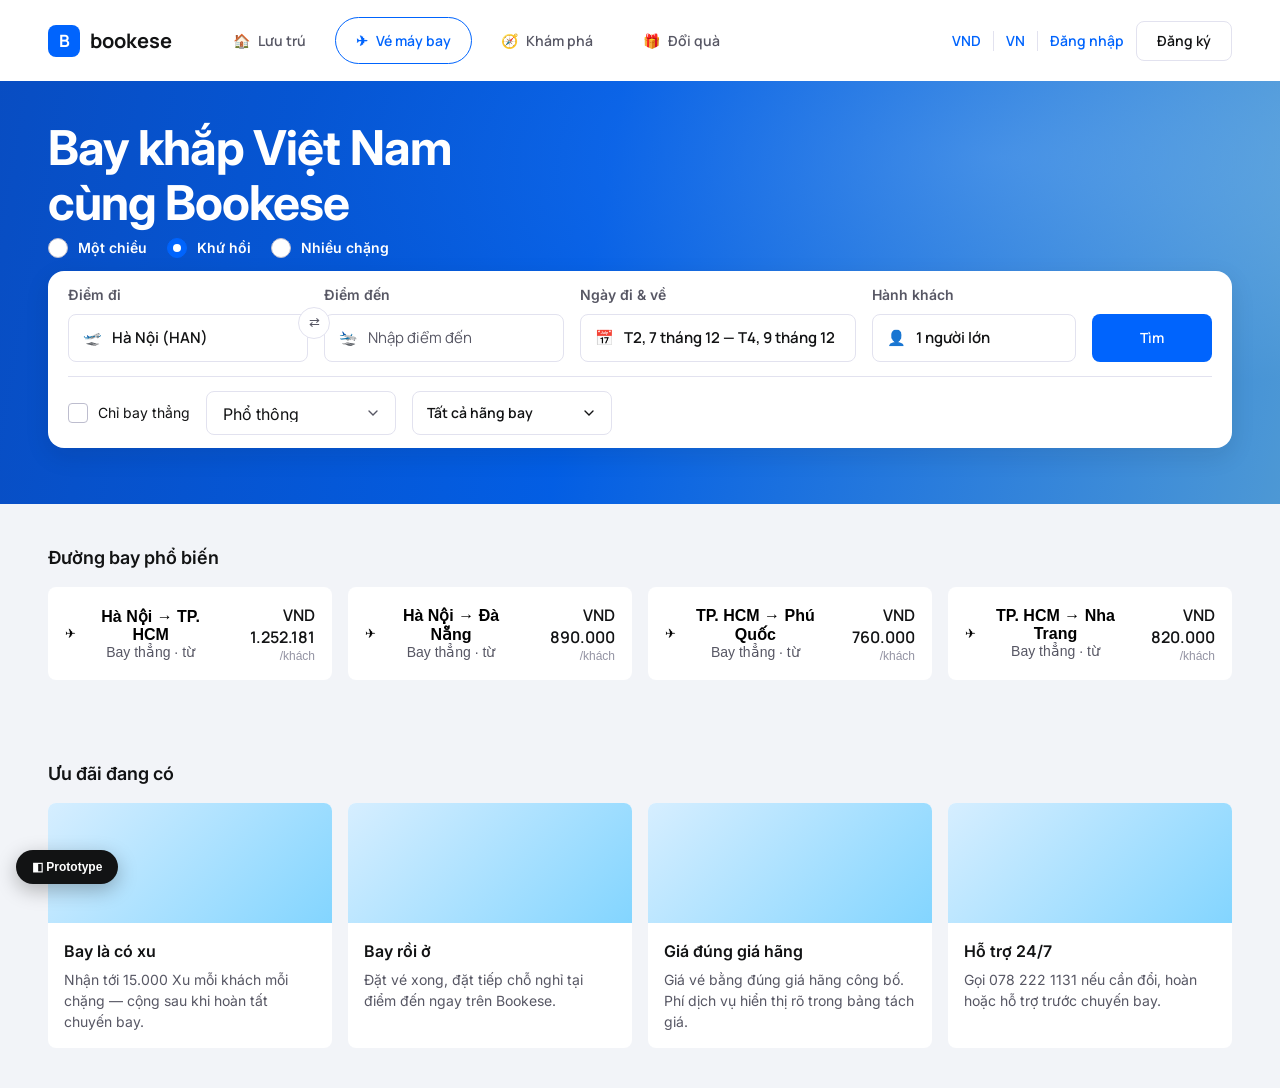
<file: index.html>
<!doctype html>
<html lang="vi">
<head>
<meta charset="utf-8">
<meta name="robots" content="noindex, nofollow">
<meta name="viewport" content="width=device-width, initial-scale=1">
<title>M1 · Tìm kiếm chuyến bay — Bookese</title>
<link rel="preconnect" href="https://fonts.googleapis.com">
<link rel="preconnect" href="https://fonts.gstatic.com" crossorigin>
<link href="https://fonts.googleapis.com/css2?family=Inter:wght@400;500;600;700&family=Manrope:wght@400;500;600;700&display=swap" rel="stylesheet">
<link rel="stylesheet" href="assets/tokens.css">
<link rel="stylesheet" href="assets/components.css">
<style>
  /* §8.3 — Hero có NỀN ẢNH. Ở prototype dùng dải màu thay chỗ;
     bàn giao thật cần ảnh thật (tỷ lệ rộng, tối ở nửa trái để chữ trắng đọc được). */
  .hero {
    position: relative; padding: 40px 0 56px;
    background:
      linear-gradient(100deg, rgba(8,77,197,.92) 0%, rgba(0,100,253,.72) 46%, rgba(131,213,255,.55) 100%),
      radial-gradient(1200px 400px at 78% 18%, rgba(255,255,255,.30), transparent 60%),
      #0B4EA2;
  }
  .hero__title { color: #fff; font-size: 48px; font-weight: 700; line-height: 1.14; margin: 0 0 8px; letter-spacing: -.02em; }
  .hero__sub   { color: rgba(255,255,255,.92); font-size: 16px; font-weight: 500; margin: 0 0 24px; }
  .searchwrap  { position: relative; }
  .rowsec { padding: 40px 0; }
  .rowsec__title { font-size: 18px; font-weight: 600; margin: 0 0 16px; }
  .tilegrid { display: grid; grid-template-columns: repeat(4, 1fr); gap: 16px; }
  .tile { background: #fff; border-radius: var(--r-base); padding: 16px; display: flex; gap: 12px; align-items: center; cursor: pointer; border: 1px solid transparent; }
  .tile:hover { border-color: var(--c-primary); }
  .tile__r { margin-left: auto; text-align: right; }
  .promo { background: #fff; border-radius: var(--r-base); overflow: hidden; }
  .promo__img { height: 120px; background: linear-gradient(135deg, var(--c-primary-lightest), var(--c-primary-light)); }
  .promo__body { padding: 16px; }
  @media (max-width: 1023px) {
    .hero { padding: 24px 0 32px; }
    .hero__title { font-size: 24px; }
    .tilegrid { grid-template-columns: 1fr; }
  }
</style>
</head>
<body>

<header data-header></header>

<!-- ============================================================
     M1 — TÌM KIẾM CHUYẾN BAY  (§8)
     Mục tiêu: vào trang kết quả trong DƯỚI 15 GIÂY
     ============================================================ -->
<main>
  <section class="hero">
    <div class="container">
      <h1 class="hero__title">Bay khắp Việt Nam<br>cùng Bookese</h1>

      <!-- §8.5-1 · Loại hành trình: 3 nút chọn một, đặt PHÍA TRÊN hộp. Mặc định Khứ hồi -->
      <div class="triptype" role="radiogroup" aria-label="Loại hành trình">
        <label class="check"><input type="radio" name="trip" value="one"> Một chiều</label>
        <label class="check"><input type="radio" name="trip" value="round" checked> Khứ hồi</label>
        <label class="check"><input type="radio" name="trip" value="multi"> Nhiều chặng</label>
      </div>

      <form class="searchbox searchwrap" id="searchForm" novalidate>

        <!-- 🔴 HÀNG Ô NHẬP là khung neo của các panel.
             Nếu neo vào cả hộp tìm kiếm thì panel rơi xuống dưới cả hàng
             "Chỉ bay thẳng / Hạng ghế / Hãng bay" — quá xa ô vừa bấm. -->
        <div class="searchbox__row" id="rowSimple">
        <div class="searchbox__grid">

          <!-- §8.5-2 · Điểm đi -->
          <div class="swap-wrap">
            <label class="searchbox__label" for="btnFrom">Điểm đi</label>
            <button class="sfield" type="button" id="btnFrom" data-pop="from" aria-haspopup="dialog">
              <span aria-hidden="true">🛫</span>
              <span class="sfield__val" data-from-label>Hà Nội (HAN)</span>
            </button>
            <!-- §8.5-3 · Nút đảo chiều: tròn 32px, nằm giữa hai ô, đè lên -->
            <button class="swap" type="button" id="btnSwap" aria-label="Đảo chiều điểm đi và điểm đến">⇄</button>
          </div>

          <!-- §8.5-4 · Điểm đến — MẶC ĐỊNH ĐỂ TRỐNG -->
          <div>
            <label class="searchbox__label" for="btnTo">Điểm đến</label>
            <button class="sfield sfield--ph" type="button" id="btnTo" data-pop="to" aria-haspopup="dialog">
              <span aria-hidden="true">🛬</span>
              <span class="sfield__val" data-to-label>Nhập điểm đến</span>
            </button>
            <p class="field__error u-hidden" data-err="to">Vui lòng chọn điểm đến</p>
          </div>

          <!-- §8.5-5 · MỘT Ô DUY NHẤT cho cả ngày đi và ngày về -->
          <div class="field-anchor">
            <label class="searchbox__label" for="btnDate">Ngày đi &amp; về</label>
            <button class="sfield" type="button" id="btnDate" data-pop="cal" aria-haspopup="dialog">
              <span aria-hidden="true">📅</span>
              <span class="sfield__val" data-date-label>Chọn ngày</span>
            </button>
            <!-- Lịch neo vào CHÍNH Ô NGÀY, bung ra ngay dưới ô (§4.1-2) -->
            <div class="calendar calendar--anchor-right" data-pop-panel="cal" hidden id="calBox"></div>
          </div>

          <!-- §8.5-6 · Hành khách -->
          <div class="field-anchor">
            <label class="searchbox__label" for="btnPax">Hành khách</label>
            <button class="sfield" type="button" id="btnPax" data-pop="pax" aria-haspopup="dialog">
              <span aria-hidden="true">👤</span>
              <span class="sfield__val" data-pax-label>1 người lớn</span>
            </button>
            <!-- Popover số khách neo vào CHÍNH Ô HÀNH KHÁCH (§4.1-3) -->
            <div class="pax" data-pop-panel="pax" hidden id="paxBox"></div>
          </div>

          <!-- §8.5-10 · Nút Tìm 48×120 -->
          <div>
            <button class="btn btn--primary" type="submit" id="btnSearch">Tìm</button>
          </div>
        </div>

        <!-- ===== BỘ CHỌN SÂN BAY (§8.6) — [MỚI 7] =====
             §8.6: "panel rộng bằng đúng hộp tìm kiếm trên máy tính" → trải hết chiều
             ngang của HÀNG ô nhập, và bung ra NGAY DƯỚI hàng đó. -->
        <div class="picker" data-pop-panel="from" hidden>
          <div class="picker__head">
            <strong class="text-body-semibold" style="white-space:nowrap">Chọn điểm đi</strong>
            <input class="input" type="search" placeholder="Nhập để tìm thành phố, sân bay hoặc mã sân bay" data-picker-q>
            <button class="btn btn--icon" type="button" data-pop-close aria-label="Đóng">✕</button>
          </div>
          <div class="picker__tabs" data-picker-tabs></div>
          <div class="picker__grid" data-picker-grid></div>
        </div>
        <div class="picker" data-pop-panel="to" hidden>
          <div class="picker__head">
            <strong class="text-body-semibold" style="white-space:nowrap">Chọn điểm đến</strong>
            <input class="input" type="search" placeholder="Nhập để tìm thành phố, sân bay hoặc mã sân bay" data-picker-q>
            <button class="btn btn--icon" type="button" data-pop-close aria-label="Đóng">✕</button>
          </div>
          <div class="picker__tabs" data-picker-tabs></div>
          <div class="picker__grid" data-picker-grid></div>
        </div>
        </div><!-- /.searchbox__row -->

        <!-- ===== §8.11 · BIẾN THỂ NHIỀU CHẶNG — mỗi chặng MỘT HÀNG xếp dọc ===== -->
        <div class="legrows u-hidden" id="rowMulti"></div>

        <!-- §8.3 — BA điều khiển này nằm CÙNG MỘT HÀNG -->
        <div class="searchbox__extra">
          <label class="check"><input type="checkbox" id="directOnly"> Chỉ bay thẳng</label>
          <select class="select" aria-label="Hạng ghế" style="min-width:190px">
            <option>Phổ thông</option>
            <option>Phổ thông đặc biệt</option>
            <option>Thương gia</option>
            <option>Hạng nhất</option>
            <option>Tất cả các hạng</option>
          </select>
          <!-- §8.5-9 · Hãng bay là POPOVER CHỌN NHIỀU, mặc định "Tất cả".
               🔴 Danh sách hãng LẤY TỪ HỆ THỐNG — không cố định trong mã. -->
          <div class="field-anchor">
            <button class="sfield sfield--compact" type="button" id="btnAirlines" data-pop="airlines" aria-haspopup="dialog">
              <span class="sfield__val" data-airlines-label>Tất cả hãng bay</span>
              <svg width="16" height="16" viewBox="0 0 24 24" fill="none" stroke="currentColor" stroke-width="2" style="margin-left:auto;flex:none"><path d="m6 9 6 6 6-6" stroke-linecap="round"/></svg>
            </button>
            <div class="airlinepop" data-pop-panel="airlines" hidden id="airlineBox"></div>
          </div>
          <span class="text-label-large-regular" style="margin-left:auto" id="legCounter"></span>
        </div>
      </form>
    </div>
  </section>

  <div class="container">

    <!-- §8.9 · Trạng thái "Khách đã đăng nhập": khối Chuyến bay gần đây -->
    <section class="rowsec u-hidden" id="secRecent">
      <h2 class="rowsec__title">Chuyến bay gần đây</h2>
      <div class="tilegrid">
        <button class="tile" type="button">
          <span aria-hidden="true">🕘</span>
          <span><b class="text-body-semibold">HAN → SGN</b><br><span class="text-body-small-regular u-text-label">T5, 20/08 · 1 người lớn</span></span>
          <span class="tile__r text-body-small-semibold u-text-primary">Điền lại</span>
        </button>
        <button class="tile" type="button">
          <span aria-hidden="true">🕘</span>
          <span><b class="text-body-semibold">SGN → PQC</b><br><span class="text-body-small-regular u-text-label">T7, 05/09 · 2 người lớn</span></span>
          <span class="tile__r text-body-small-semibold u-text-primary">Điền lại</span>
        </button>
      </div>
    </section>

    <section class="rowsec">
      <h2 class="rowsec__title">Đường bay phổ biến</h2>
      <div class="tilegrid" id="popular"></div>
    </section>

    <section class="rowsec">
      <h2 class="rowsec__title">Ưu đãi đang có</h2>
      <div class="tilegrid">
        <article class="promo"><div class="promo__img"></div><div class="promo__body">
          <b class="text-body-semibold">Bay là có xu</b>
          <p class="text-body-small-regular u-text-label" style="margin:6px 0 0">Nhận tới 15.000 Xu mỗi khách mỗi chặng — cộng sau khi hoàn tất chuyến bay.</p>
        </div></article>
        <article class="promo"><div class="promo__img"></div><div class="promo__body">
          <b class="text-body-semibold">Bay rồi ở</b>
          <p class="text-body-small-regular u-text-label" style="margin:6px 0 0">Đặt vé xong, đặt tiếp chỗ nghỉ tại điểm đến ngay trên Bookese.</p>
        </div></article>
        <article class="promo"><div class="promo__img"></div><div class="promo__body">
          <b class="text-body-semibold">Giá đúng giá hãng</b>
          <p class="text-body-small-regular u-text-label" style="margin:6px 0 0">Giá vé bằng đúng giá hãng công bố. Phí dịch vụ hiển thị rõ trong bảng tách giá.</p>
        </div></article>
        <article class="promo"><div class="promo__img"></div><div class="promo__body">
          <b class="text-body-semibold">Hỗ trợ 24/7</b>
          <p class="text-body-small-regular u-text-label" style="margin:6px 0 0">Gọi 078 222 1131 nếu cần đổi, hoàn hoặc hỗ trợ trước chuyến bay.</p>
        </div></article>
      </div>
    </section>
  </div>
</main>

<div class="toaster"></div>

<script src="assets/app.js"></script>
<script src="assets/data.js"></script>
<script>
(function () {
  BK.mountHeader('vmb');

  /* ---------- Trạng thái màn hình ---------- */
  var S = {
    from: { code: 'HAN', city: 'Hà Nội' },
    to:   null,
    trip: 'round',
    go:   null, back: null,
    cursor: null,
    pax:  { adt: 1, chd: 0, inf: 0 },
    airlines: [],                      /* rỗng = "Tất cả hãng bay" (§8.5-9) */
    /* RB21 — cấu trúc dữ liệu là MẢNG CHẶNG, không phải "đi/về" cố định.
       Một chiều = 1 phần tử · khứ hồi = 2 · nhiều chặng = 2…6 (§7.2) */
    legs: [
      { from: { code: 'HAN', city: 'Hà Nội' }, to: { code: 'SGN', city: 'TP. Hồ Chí Minh' }, date: null },
      { from: { code: 'SGN', city: 'TP. Hồ Chí Minh' }, to: { code: 'DAD', city: 'Đà Nẵng' }, date: null }
    ]
  };
  var MAX_LEGS = 6;                    /* §8.11 — tối đa 6 chặng */

  /* ---------- Popover số khách (§8.8) — dựng từ JS để dùng lại ---------- */
  document.getElementById('paxBox').innerHTML =
    '<div class="pax__note">' +
      '<span>Độ tuổi tính đến ngày khởi hành của chặng bay cuối cùng</span>' +
      '<button class="btn btn--icon" type="button" data-pop-close aria-label="Đóng" style="margin-left:auto;width:24px;height:24px">✕</button>' +
    '</div>' +
    [['adt','Người lớn','Từ 12 tuổi'],['chd','Trẻ em','Từ 2 đến dưới 12 tuổi'],['inf','Em bé','Dưới 2 tuổi']].map(function (r) {
      return '<div class="pax__row"><div class="pax__label"><b>' + r[1] + '</b><span>' + r[2] + '</span></div>' +
        '<div class="stepper">' +
          '<button type="button" data-step="' + r[0] + '" data-d="-1" aria-label="Bớt ' + r[1] + '">−</button>' +
          '<output data-count="' + r[0] + '">0</output>' +
          '<button type="button" data-step="' + r[0] + '" data-d="1" aria-label="Thêm ' + r[1] + '">+</button>' +
        '</div></div>';
    }).join('') +
    /* §8.8 · Ràng buộc hiển thị NGAY, không đợi bấm Tìm mới báo lỗi */
    '<p class="pax__limit u-hidden" data-pax-limit></p>' +
    '<div class="pax__foot"><button class="btn btn--primary btn--block" type="submit">Tìm chuyến bay</button></div>';

  /* Mặc định §8.5-5: ngày đi = hôm nay + 3 */
  (function () {
    var d = new Date(); d.setHours(0,0,0,0); d.setDate(d.getDate() + 3);
    var b = new Date(d); b.setDate(b.getDate() + 2);
    S.go = iso(d); S.back = iso(b); S.cursor = new Date(d.getFullYear(), d.getMonth(), 1);
  })();

  function iso(d) { return d.getFullYear() + '-' + String(d.getMonth()+1).padStart(2,'0') + '-' + String(d.getDate()).padStart(2,'0'); }
  function parse(s) { var p = s.split('-'); return new Date(+p[0], +p[1]-1, +p[2]); }

  /* ---------- Bộ chọn sân bay (§8.6) ---------- */
  ['from','to'].forEach(function (which) {
    var panel = document.querySelector('[data-pop-panel="' + which + '"]');
    var tabs  = panel.querySelector('[data-picker-tabs]');
    var grid  = panel.querySelector('[data-picker-grid]');
    var q     = panel.querySelector('[data-picker-q]');
    var region = 'Việt Nam';

    function drawTabs() {
      tabs.innerHTML = Object.keys(BK.AIRPORTS).map(function (r) {
        return '<button type="button" class="ptab' + (r === region ? ' ptab--active' : '') + '" data-region="' + r + '">' + r + '</button>';
      }).join('');
    }
    function drawGrid() {
      var term = (q.value || '').trim().toLowerCase();
      var list = [];
      if (term) {
        /* §8.6 — khi gõ tìm: ẨN TAB, một cột, BỔ SUNG TÊN QUỐC GIA */
        tabs.style.display = 'none';
        grid.style.gridTemplateColumns = '1fr';
        Object.keys(BK.AIRPORTS).forEach(function (r) {
          BK.AIRPORTS[r].forEach(function (a) {
            if ((a[0] + ' ' + a[1] + ' ' + a[2]).toLowerCase().indexOf(term) > -1) list.push(a.concat([r]));
          });
        });
      } else {
        tabs.style.display = '';
        grid.style.gridTemplateColumns = '';
        list = BK.AIRPORTS[region].map(function (a) { return a.concat([region]); });
      }
      if (!list.length) {
        grid.innerHTML = '<p class="text-body-small-regular u-text-label" style="padding:8px">Không tìm thấy sân bay phù hợp. Thử nhập mã sân bay, ví dụ HAN.</p>';
        return;
      }
      grid.innerHTML = list.map(function (a) {
        return '<button type="button" class="pcity" data-code="' + a[0] + '" data-city="' + a[1] + '">' +
          '<span class="pcity__code">' + a[0] + '</span>' +
          '<span style="min-width:0"><span class="pcity__city">' + a[1] + '</span><br>' +
          '<span class="pcity__ap">' + a[2] + (term ? ' · ' + a[3] : '') + '</span></span></button>';
      }).join('');
    }
    drawTabs(); drawGrid();

    tabs.addEventListener('click', function (e) {
      var b = e.target.closest('[data-region]'); if (!b) return;
      region = b.getAttribute('data-region'); drawTabs(); drawGrid();
    });
    q.addEventListener('input', drawGrid);
    panel.querySelector('[data-pop-close]').addEventListener('click', function () { BK.closeAllPops(); });

    grid.addEventListener('click', function (e) {
      var b = e.target.closest('[data-code]'); if (!b) return;
      S[which] = { code: b.getAttribute('data-code'), city: b.getAttribute('data-city') };
      render();
      /* 🔴 §8.6 — CHUỖI TỰ ĐỘNG: chọn điểm đi → tự sang điểm đến → xong thì LỊCH TỰ BẬT.
         Hành vi này tiết kiệm hai cú chạm, giữ nguyên. */
      if (which === 'from' && !S.to) BK.togglePop('to', true);
      else if (which === 'to') BK.togglePop('cal', true);
      else BK.closeAllPops();
    });
  });

  document.getElementById('btnSwap').addEventListener('click', function (e) {
    e.stopPropagation();
    var t = S.from; S.from = S.to; S.to = t; render();
  });

  /* ---------- Lịch (§8.7) ---------- */
  var calBox = document.getElementById('calBox');
  function drawCal() { BK.renderCalendar(calBox, { go: S.go, back: S.back, cursor: S.cursor }); }
  drawCal();
  calBox.addEventListener('click', function (e) {
    if (e.target.closest('[data-cal-prev]')) { S.cursor = new Date(S.cursor.getFullYear(), S.cursor.getMonth()-1, 1); drawCal(); return; }
    if (e.target.closest('[data-cal-next]')) { S.cursor = new Date(S.cursor.getFullYear(), S.cursor.getMonth()+1, 1); drawCal(); return; }
    var d = e.target.closest('[data-day]'); if (!d) return;
    var v = d.getAttribute('data-day');
    if (S.trip === 'one') { S.go = v; S.back = null; BK.closeAllPops(); }
    else if (!S.go || S.back || v < S.go) { S.go = v; S.back = null; }   /* chọn về trước đi → tự đẩy ngày đi */
    else { S.back = v; BK.closeAllPops(); }
    drawCal(); render();
  });

  /* ---------- Số khách (§8.8) ---------- */
  var paxPanel = document.querySelector('[data-pop-panel="pax"]');
  paxPanel.addEventListener('click', function (e) {
    var b = e.target.closest('[data-step]'); if (!b) return;
    var k = b.getAttribute('data-step'), d = +b.getAttribute('data-d');
    var next = Object.assign({}, S.pax); next[k] = next[k] + d;
    if (next.adt < 1 || next.chd < 0 || next.inf < 0) return;
    if (next.adt + next.chd > 9) return;
    if (next.inf > next.adt) return;
    S.pax = next; render();
  });
  paxPanel.querySelector('[data-pop-close]').addEventListener('click', function () { BK.closeAllPops(); });

  /* ---------- Mở/đóng popover ---------- */
  document.querySelectorAll('[data-pop]').forEach(function (btn) {
    btn.addEventListener('click', function (e) { e.stopPropagation(); BK.togglePop(btn.getAttribute('data-pop')); });
  });

  /* ---------- §8.5-9 · Popover hãng bay — CHỌN NHIỀU ---------- */
  function drawAirlines() {
    var keys = Object.keys(BK.AIRLINES);          /* nguồn: hệ thống, không cố định trong mã */
    document.getElementById('airlineBox').innerHTML =
      '<div class="airlinepop__list">' +
        '<label class="check"><input type="checkbox" data-al="__all"' + (S.airlines.length ? '' : ' checked') + '>' +
        '<b style="flex:1">Tất cả hãng bay</b></label>' +
        keys.map(function (k) {
          var a = BK.AIRLINES[k];
          return '<label class="check"><input type="checkbox" data-al="' + k + '"' + (S.airlines.indexOf(k) > -1 ? ' checked' : '') + '>' +
            '<span style="display:flex;align-items:center;gap:8px;flex:1">' +
              '<span class="airline__logo" style="width:24px;height:24px;font-size:10px;background:' + a.color + '">' + a.short + '</span>' +
              a.name + '</span></label>';
        }).join('') +
      '</div>' +
      '<div class="airlinepop__foot">' +
        '<button class="btn btn--secondary" type="button" data-al-clear style="flex:1;min-width:0">Bỏ chọn</button>' +
        '<button class="btn btn--primary" type="button" data-al-done style="flex:1;min-width:0;height:40px">Xong</button>' +
      '</div>';
  }
  drawAirlines();

  document.getElementById('airlineBox').addEventListener('click', function (e) {
    if (e.target.closest('[data-al-done]')) { BK.closeAllPops(); return; }
    if (e.target.closest('[data-al-clear]')) { S.airlines = []; drawAirlines(); render(); return; }
    var cb = e.target.closest('[data-al]'); if (!cb) return;
    var k = cb.getAttribute('data-al');
    if (k === '__all') S.airlines = [];
    else {
      var i = S.airlines.indexOf(k);
      if (i > -1) S.airlines.splice(i, 1); else S.airlines.push(k);
    }
    drawAirlines(); render();
  });

  /* ---------- §8.11 · Hàng chặng cho chế độ nhiều chặng ---------- */
  function drawLegs() {
    var host = document.getElementById('rowMulti');
    host.innerHTML = S.legs.map(function (lg, i) {
      return '<div class="legrow" data-leg="' + i + '">' +
        '<span class="legrow__n">' + (i + 1) + '</span>' +
        '<div class="swap-wrap">' +
          (i === 0 ? '<label class="searchbox__label">Điểm đi</label>' : '') +
          '<button class="sfield' + (lg.from ? '' : ' sfield--ph') + '" type="button" data-legfield="from" data-i="' + i + '">' +
            '<span aria-hidden="true">🛫</span><span class="sfield__val">' + (lg.from ? lg.from.city + ' (' + lg.from.code + ')' : 'Nhập điểm đi') + '</span></button>' +
          '<button class="swap" type="button" data-legswap="' + i + '" aria-label="Đảo chiều chặng ' + (i + 1) + '">⇄</button>' +
        '</div>' +
        '<div>' + (i === 0 ? '<label class="searchbox__label">Điểm đến</label>' : '') +
          '<button class="sfield' + (lg.to ? '' : ' sfield--ph') + '" type="button" data-legfield="to" data-i="' + i + '">' +
            '<span aria-hidden="true">🛬</span><span class="sfield__val">' + (lg.to ? lg.to.city + ' (' + lg.to.code + ')' : 'Nhập điểm đến') + '</span></button></div>' +
        '<div>' + (i === 0 ? '<label class="searchbox__label">Ngày bay</label>' : '') +
          '<button class="sfield" type="button" data-legdate="' + i + '">' +
            '<span aria-hidden="true">📅</span><span class="sfield__val">' + (lg.date ? BK.dateBookese(parse(lg.date)) : 'Chọn ngày') + '</span></button></div>' +
        /* Nút Xóa chỉ hiện từ chặng THỨ BA trở đi — tối thiểu phải có 2 chặng */
        (i >= 2 ? '<button class="btn btn--secondary legrow__del" type="button" data-legdel="' + i + '" style="min-width:72px">Xóa</button>'
                : '<span class="legrow__del"></span>') +
      '</div>';
    }).join('') +
    '<div class="legrows__foot">' +
      /* 🔴 Nút Thêm chặng BIẾN MẤT khi đạt 6 chặng */
      (S.legs.length < MAX_LEGS ? '<button class="btn btn--secondary" type="button" id="btnAddLeg">+ Thêm chặng</button>' : '') +
      '<span class="text-label-large-regular">' + S.legs.length + ' / ' + MAX_LEGS + ' chặng</span>' +
    '</div>';
  }

  document.getElementById('rowMulti').addEventListener('click', function (e) {
    if (e.target.closest('#btnAddLeg')) {
      var last = S.legs[S.legs.length - 1];
      /* Tự điền: điểm đi của chặng sau = điểm đến của chặng trước, vẫn sửa được */
      S.legs.push({ from: last.to, to: null, date: null });
      drawLegs(); render(); return;
    }
    var del = e.target.closest('[data-legdel]');
    if (del) { S.legs.splice(+del.getAttribute('data-legdel'), 1); drawLegs(); render(); return; }
    var sw = e.target.closest('[data-legswap]');
    if (sw) { var i = +sw.getAttribute('data-legswap'); var t = S.legs[i].from; S.legs[i].from = S.legs[i].to; S.legs[i].to = t; drawLegs(); return; }
    if (e.target.closest('[data-legfield]') || e.target.closest('[data-legdate]')) {
      BK.toast('Bản dựng: dùng chế độ Một chiều / Khứ hồi để thử bộ chọn sân bay và lịch');
    }
  });

  /* ---------- Loại hành trình ---------- */
  document.querySelectorAll('input[name="trip"]').forEach(function (r) {
    r.addEventListener('change', function () {
      S.trip = r.value;
      if (S.trip === 'one') S.back = null;
      var multi = S.trip === 'multi';
      document.getElementById('rowSimple').classList.toggle('u-hidden', multi);
      document.getElementById('rowMulti').classList.toggle('u-hidden', !multi);
      if (multi) drawLegs();
      BK.closeAllPops();
      drawCal(); render();
    });
  });

  /* ---------- Vẽ lại ---------- */
  function render() {
    var f = document.querySelector('[data-from-label]'), t = document.querySelector('[data-to-label]');
    f.textContent = S.from ? S.from.city + ' (' + S.from.code + ')' : 'Nhập điểm đi';
    document.getElementById('btnFrom').classList.toggle('sfield--ph', !S.from);
    t.textContent = S.to ? S.to.city + ' (' + S.to.code + ')' : 'Nhập điểm đến';
    document.getElementById('btnTo').classList.toggle('sfield--ph', !S.to);
    if (S.to) { document.getElementById('btnTo').classList.remove('input--error'); document.querySelector('[data-err="to"]').classList.add('u-hidden'); }

    var lbl = S.go ? BK.dateBookese(parse(S.go)) : 'Chọn ngày';
    if (S.trip !== 'one' && S.back) lbl += ' — ' + BK.dateBookese(parse(S.back));
    document.querySelector('[data-date-label]').textContent = lbl;

    var p = S.pax, parts = [p.adt + ' người lớn'];
    if (p.chd) parts.push(p.chd + ' trẻ em');
    if (p.inf) parts.push(p.inf + ' em bé');
    document.querySelector('[data-pax-label]').textContent = parts.join(', ');
    document.querySelector('[data-count="adt"]').textContent = p.adt;
    document.querySelector('[data-count="chd"]').textContent = p.chd;
    document.querySelector('[data-count="inf"]').textContent = p.inf;

    /* Nút vô hiệu NHÌN THẤY ĐƯỢC + dòng giải thích ngay lập tức */
    var dis = {
      'adt-1': p.adt <= 1, 'adt1': p.adt + p.chd >= 9,
      'chd-1': p.chd <= 0, 'chd1': p.adt + p.chd >= 9,
      'inf-1': p.inf <= 0, 'inf1': p.inf >= p.adt
    };
    paxPanel.querySelectorAll('[data-step]').forEach(function (b) {
      b.disabled = !!dis[b.getAttribute('data-step') + b.getAttribute('data-d')];
    });
    /* Nhãn hãng bay — §8.5-9 mặc định "Tất cả" */
    document.querySelector('[data-airlines-label]').textContent =
      !S.airlines.length ? 'Tất cả hãng bay'
      : S.airlines.length === 1 ? BK.AIRLINES[S.airlines[0]].name
      : S.airlines.length + ' hãng đã chọn';

    var limit = paxPanel.querySelector('[data-pax-limit]');
    if (p.inf >= p.adt) { limit.textContent = 'Mỗi em bé cần một người lớn đi kèm'; limit.classList.remove('u-hidden'); }
    else if (p.adt + p.chd >= 9) { limit.textContent = 'Tối đa 9 người lớn và trẻ em trong một lần đặt'; limit.classList.remove('u-hidden'); }
    else limit.classList.add('u-hidden');
  }

  /* ---------- Đường bay phổ biến ---------- */
  document.getElementById('popular').innerHTML = [
    ['HAN','SGN','Hà Nội → TP. HCM', 1252181],
    ['HAN','DAD','Hà Nội → Đà Nẵng', 890000],
    ['SGN','PQC','TP. HCM → Phú Quốc', 760000],
    ['SGN','CXR','TP. HCM → Nha Trang', 820000]
  ].map(function (r) {
    return '<button class="tile" type="button"><span aria-hidden="true">✈</span>' +
      '<span><b class="text-body-semibold">' + r[2] + '</b><br>' +
      '<span class="text-body-small-regular u-text-label">Bay thẳng · từ</span></span>' +
      '<span class="tile__r"><span class="price price--table">' + BK.money(r[3]) + '</span><br>' +
      '<span class="text-label-large-regular">/khách</span></span></button>';
  }).join('');

  /* ---------- Gửi biểu mẫu ---------- §8.9 bốn trạng thái ---------- */
  document.getElementById('searchForm').addEventListener('submit', function (e) {
    e.preventDefault();
    var btn = document.getElementById('btnSearch');
    if (!S.to) {
      /* §8.9 — Thiếu trường bắt buộc: viền đỏ Ở Ô ĐÓ + thông báo NGAY DƯỚI Ô,
         không phải một thông báo chung ở cuối biểu mẫu. */
      document.getElementById('btnTo').classList.add('input--error');
      document.querySelector('[data-err="to"]').classList.remove('u-hidden');
      document.getElementById('btnTo').focus();
      return;
    }
    btn.classList.add('btn--busy');
    btn.innerHTML = '<span class="spinner"></span>';
    setTimeout(function () { location.href = 'ket-qua.html'; }, 900);
  });

  render();

  /* ---------- Chuyển trạng thái để trình bày ---------- */
  BK.onProtoState = function (id) {
    if (id === 'normal') { location.reload(); }
    if (id === 'error') {
      S.to = null; render();
      document.getElementById('btnTo').classList.add('input--error');
      document.querySelector('[data-err="to"]').classList.remove('u-hidden');
    }
    if (id === 'submitting') {
      var b = document.getElementById('btnSearch');
      b.classList.add('btn--busy'); b.innerHTML = '<span class="spinner"></span>';
    }
    if (id === 'loggedin') {
      document.getElementById('secRecent').classList.remove('u-hidden');
      document.querySelector('.header-right').innerHTML =
        '<button class="btn btn--link" type="button">VND</button><span class="sep"></span>' +
        '<button class="btn btn--link" type="button">VN</button><span class="sep"></span>' +
        '<span class="badge badge--warn">🪙 128.000 Xu</span>' +
        '<span class="text-body-small-semibold" style="color:var(--c-text)">Chị Lan</span>';
      BK.toast('Đã đăng nhập — hồ sơ hành khách sẽ được điền sẵn ở bước thanh toán');
    }
  };
  BK.mountProto([
    { id: 'normal', label: 'Bình thường' },
    { id: 'error', label: 'Thiếu trường' },
    { id: 'submitting', label: 'Đang gửi' },
    { id: 'loggedin', label: 'Đã đăng nhập' }
  ]);
})();
</script>
</body>
</html>
</file>
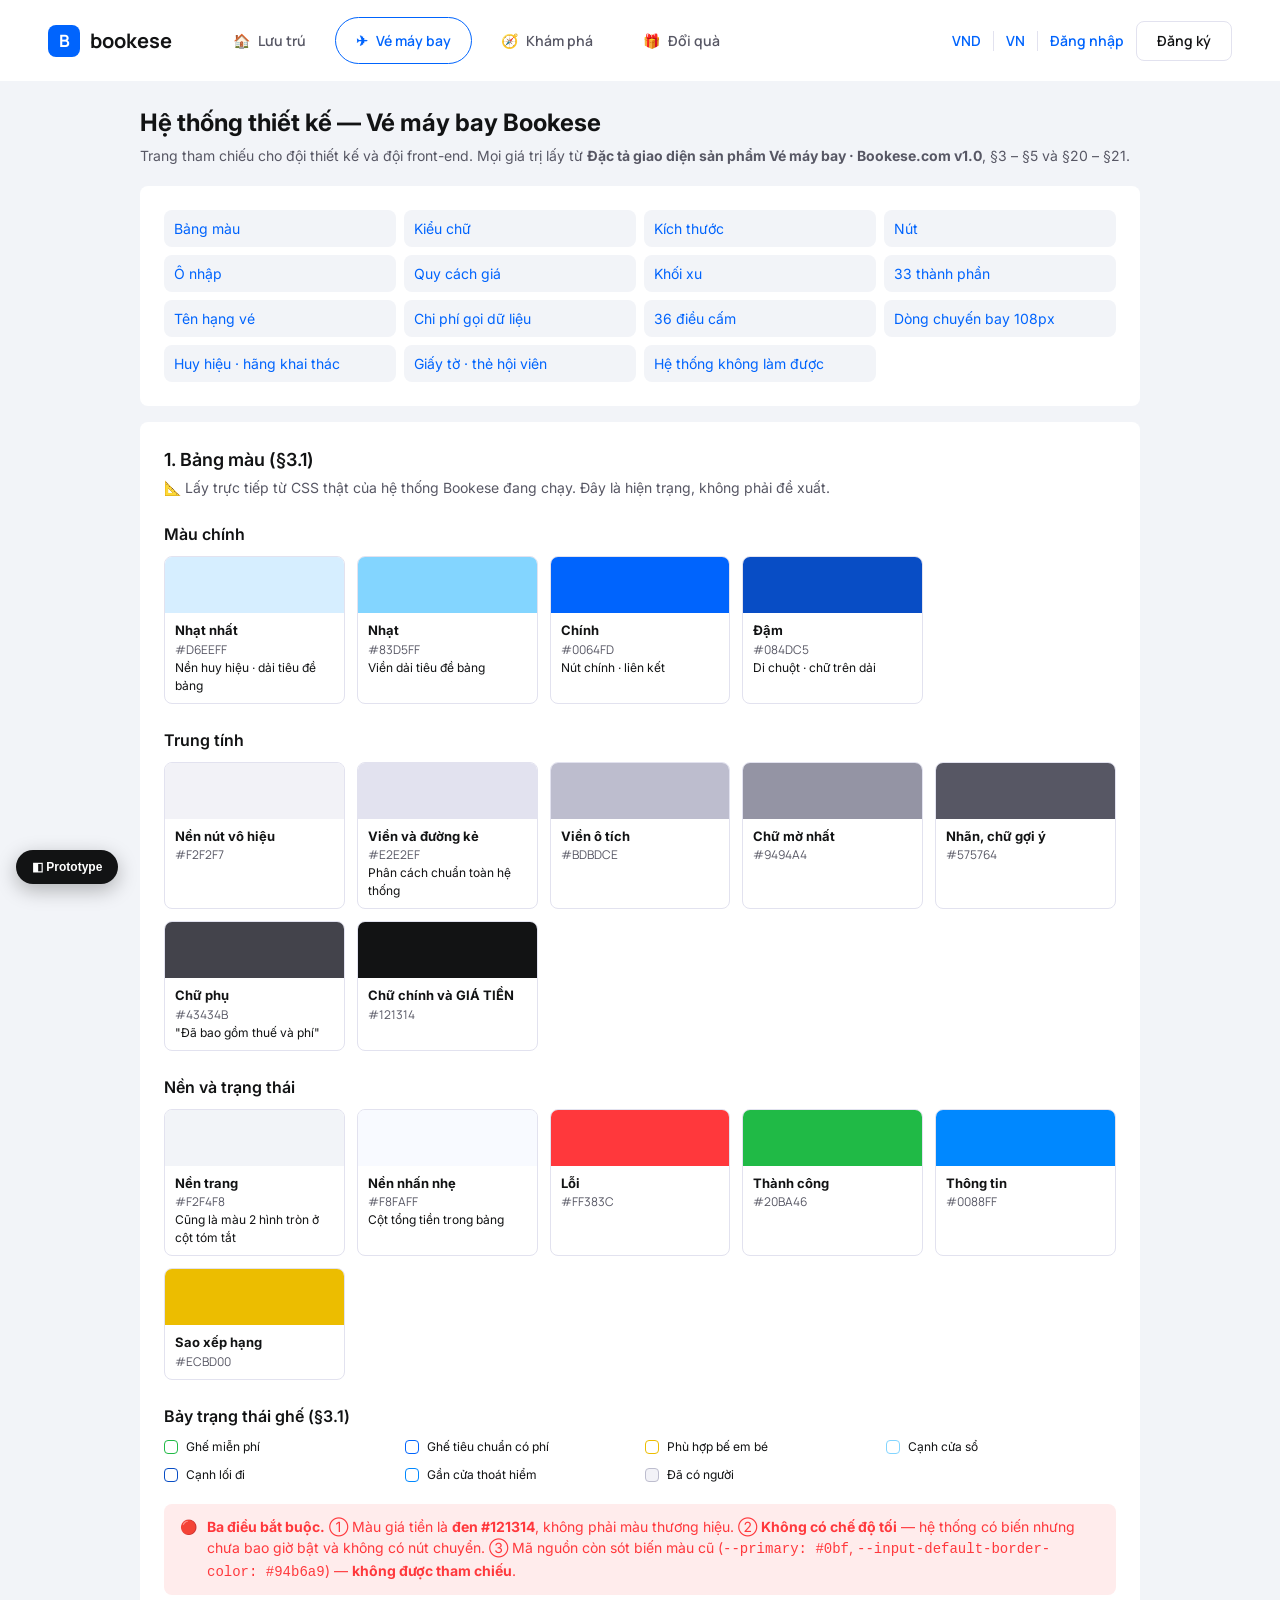
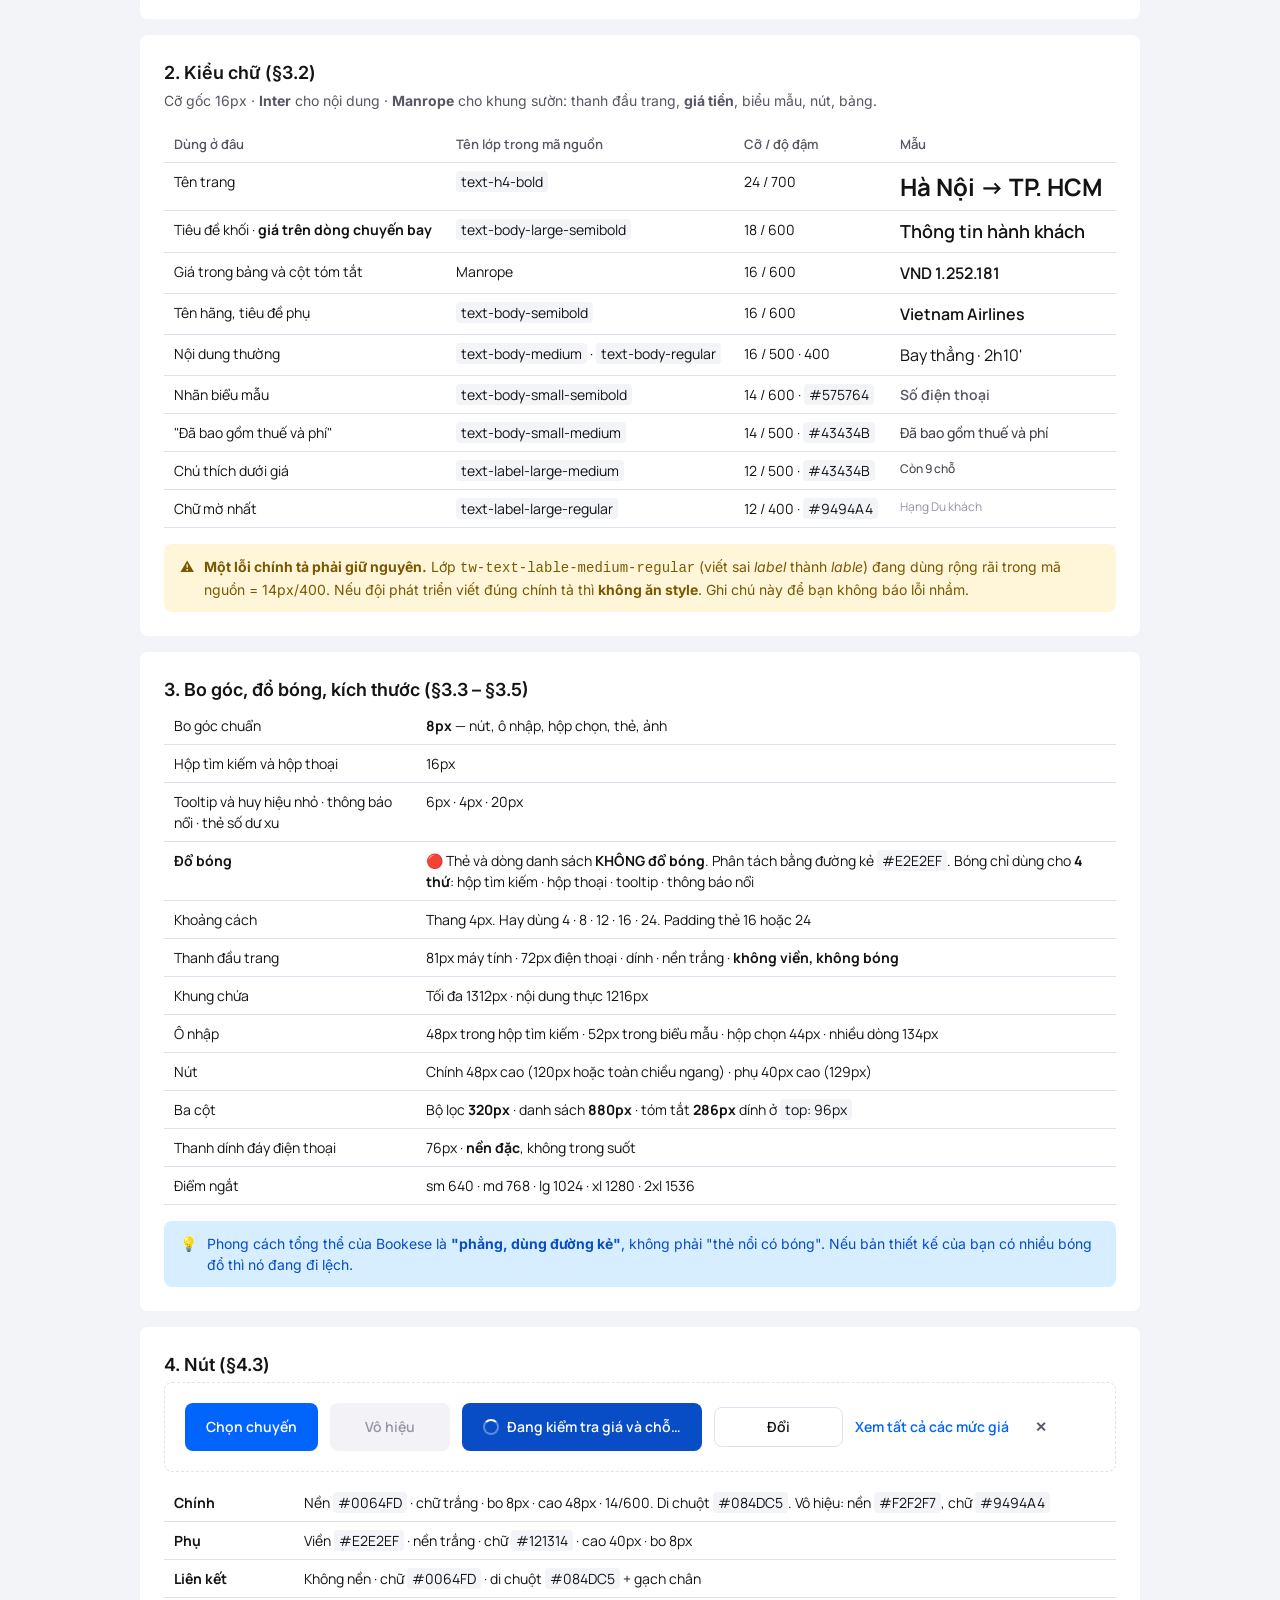
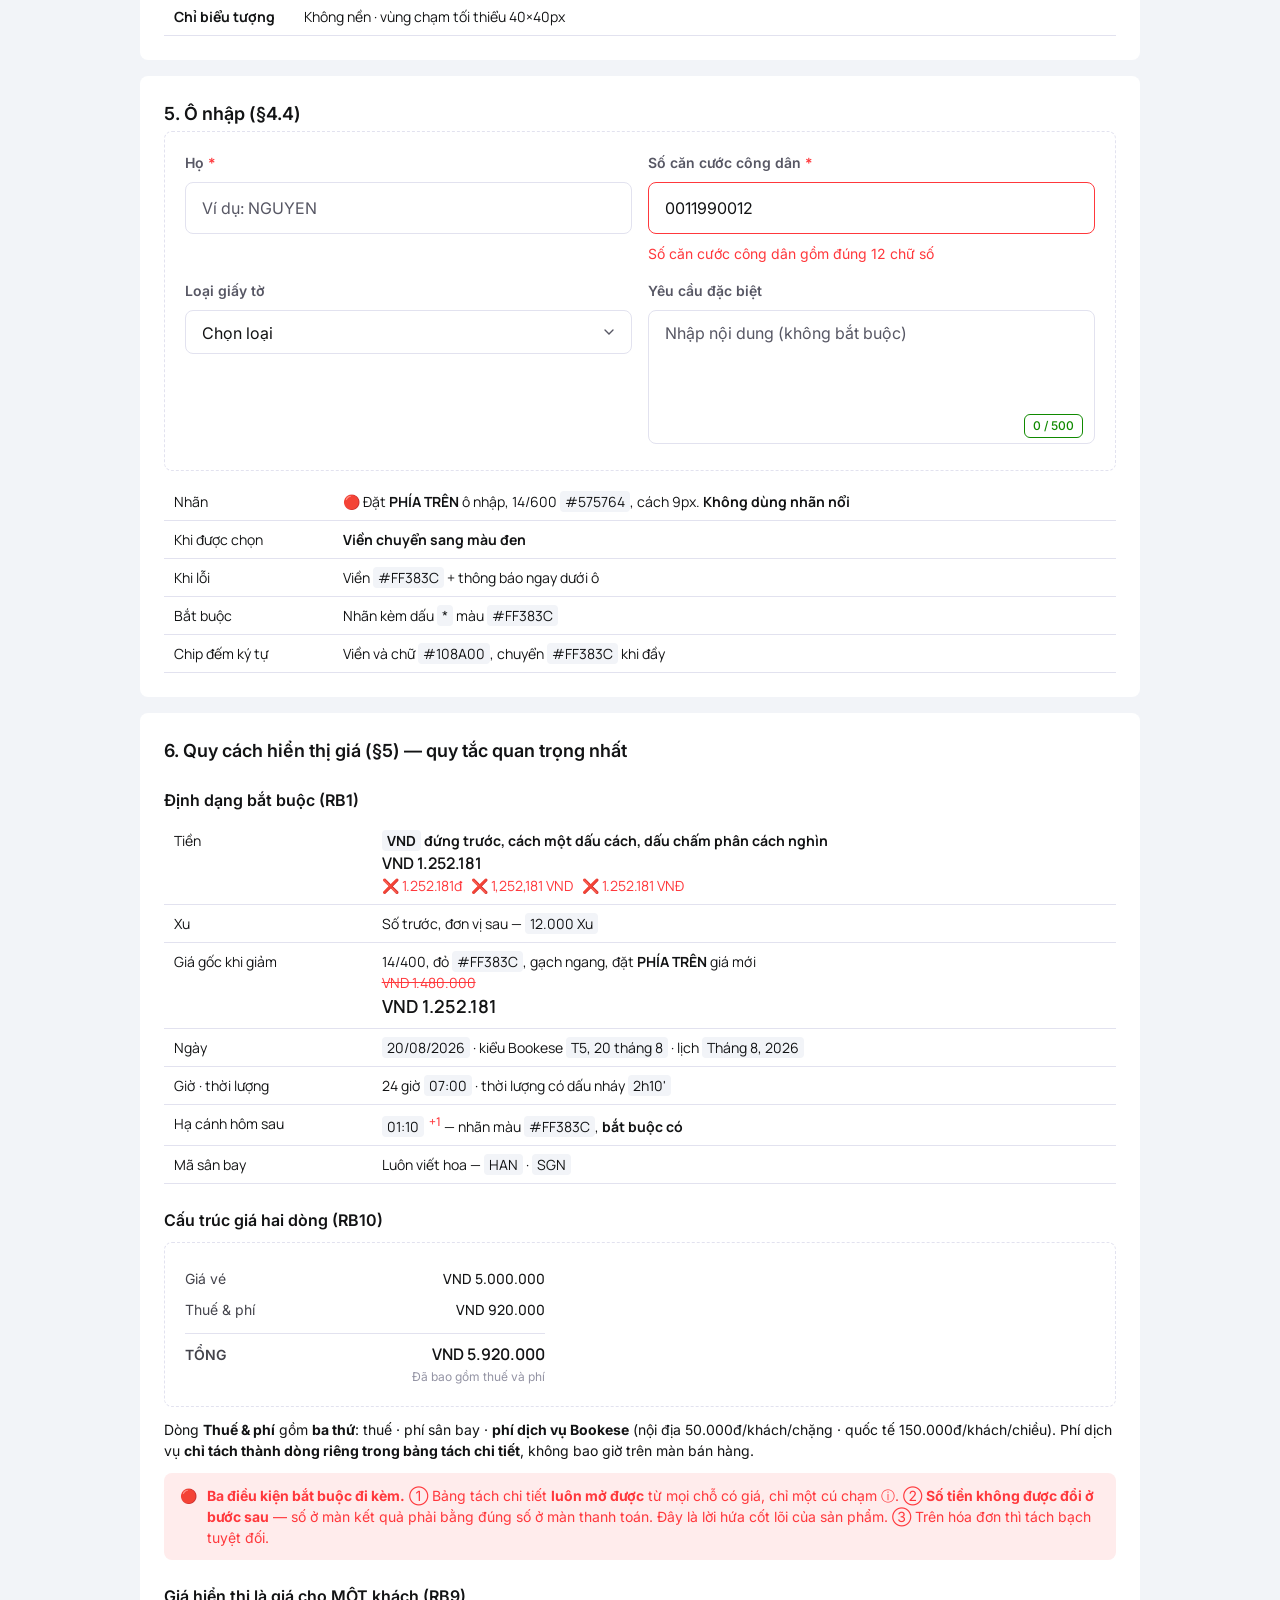
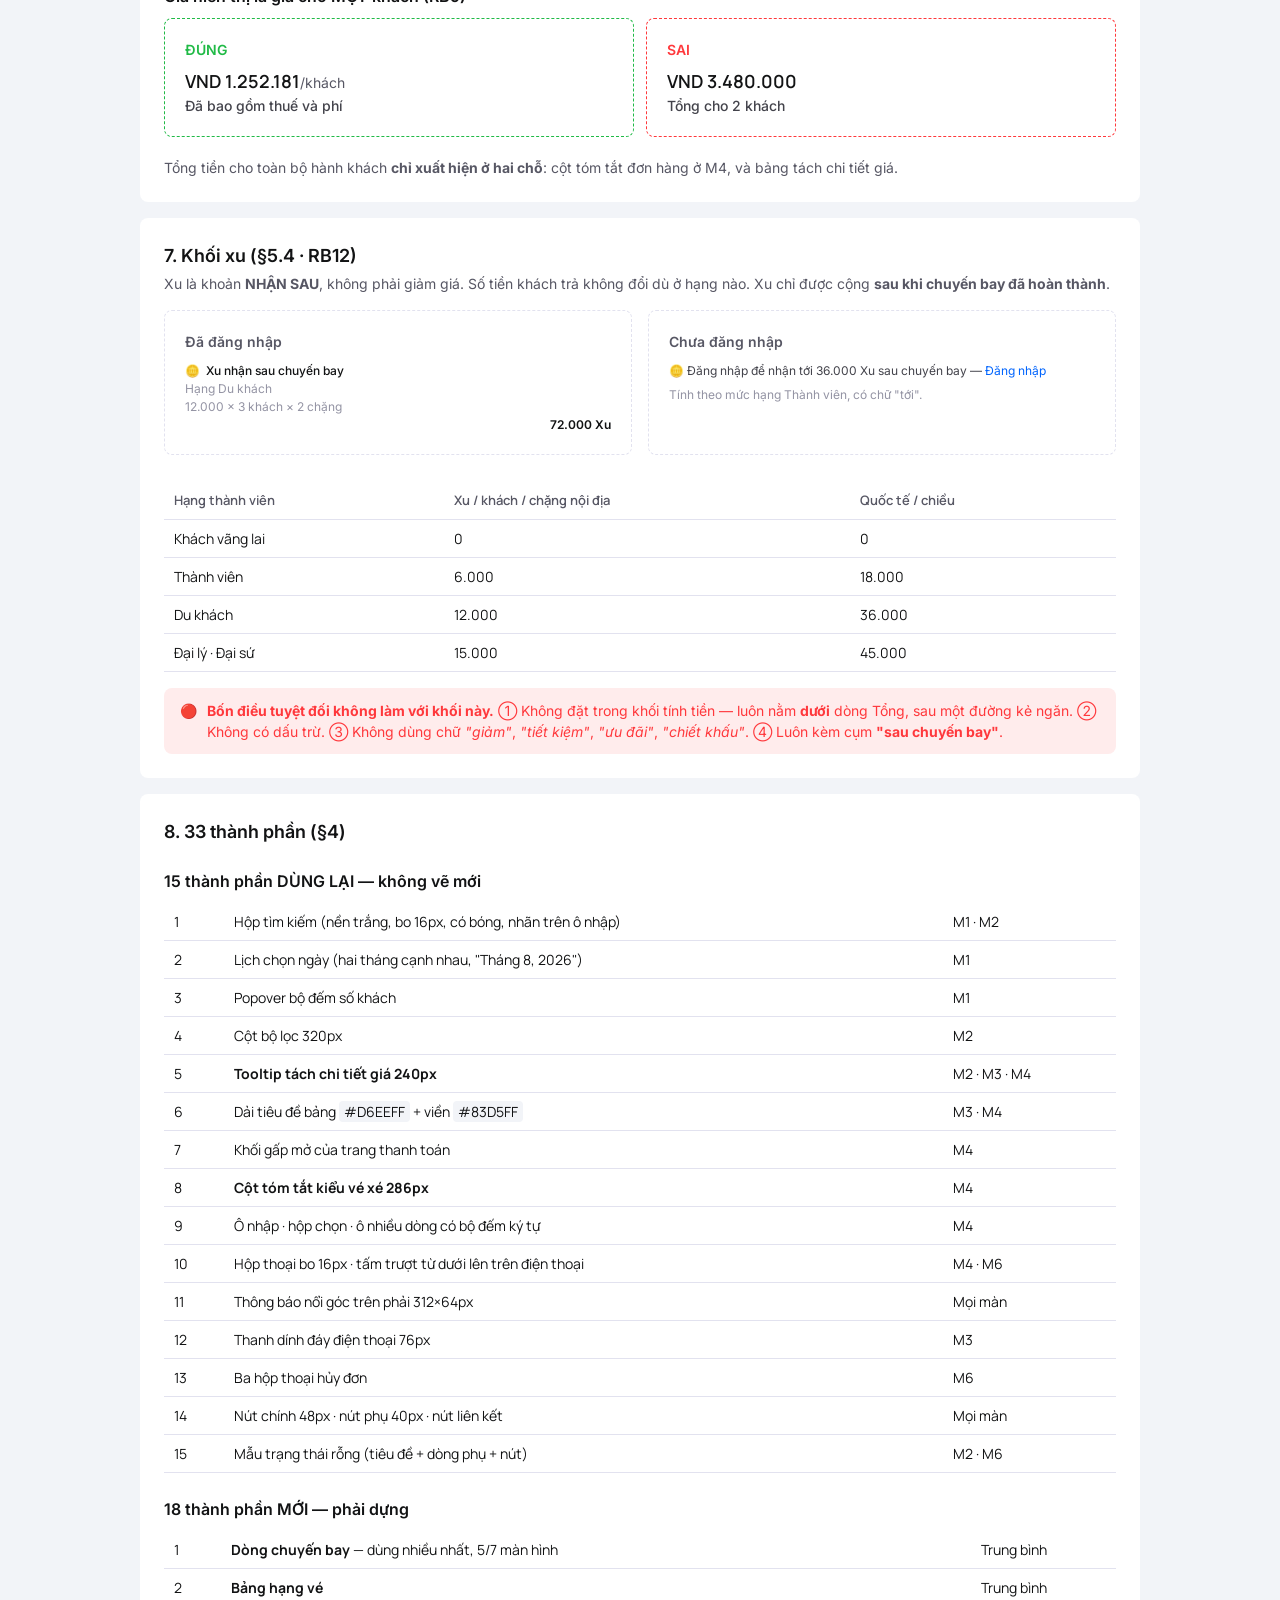
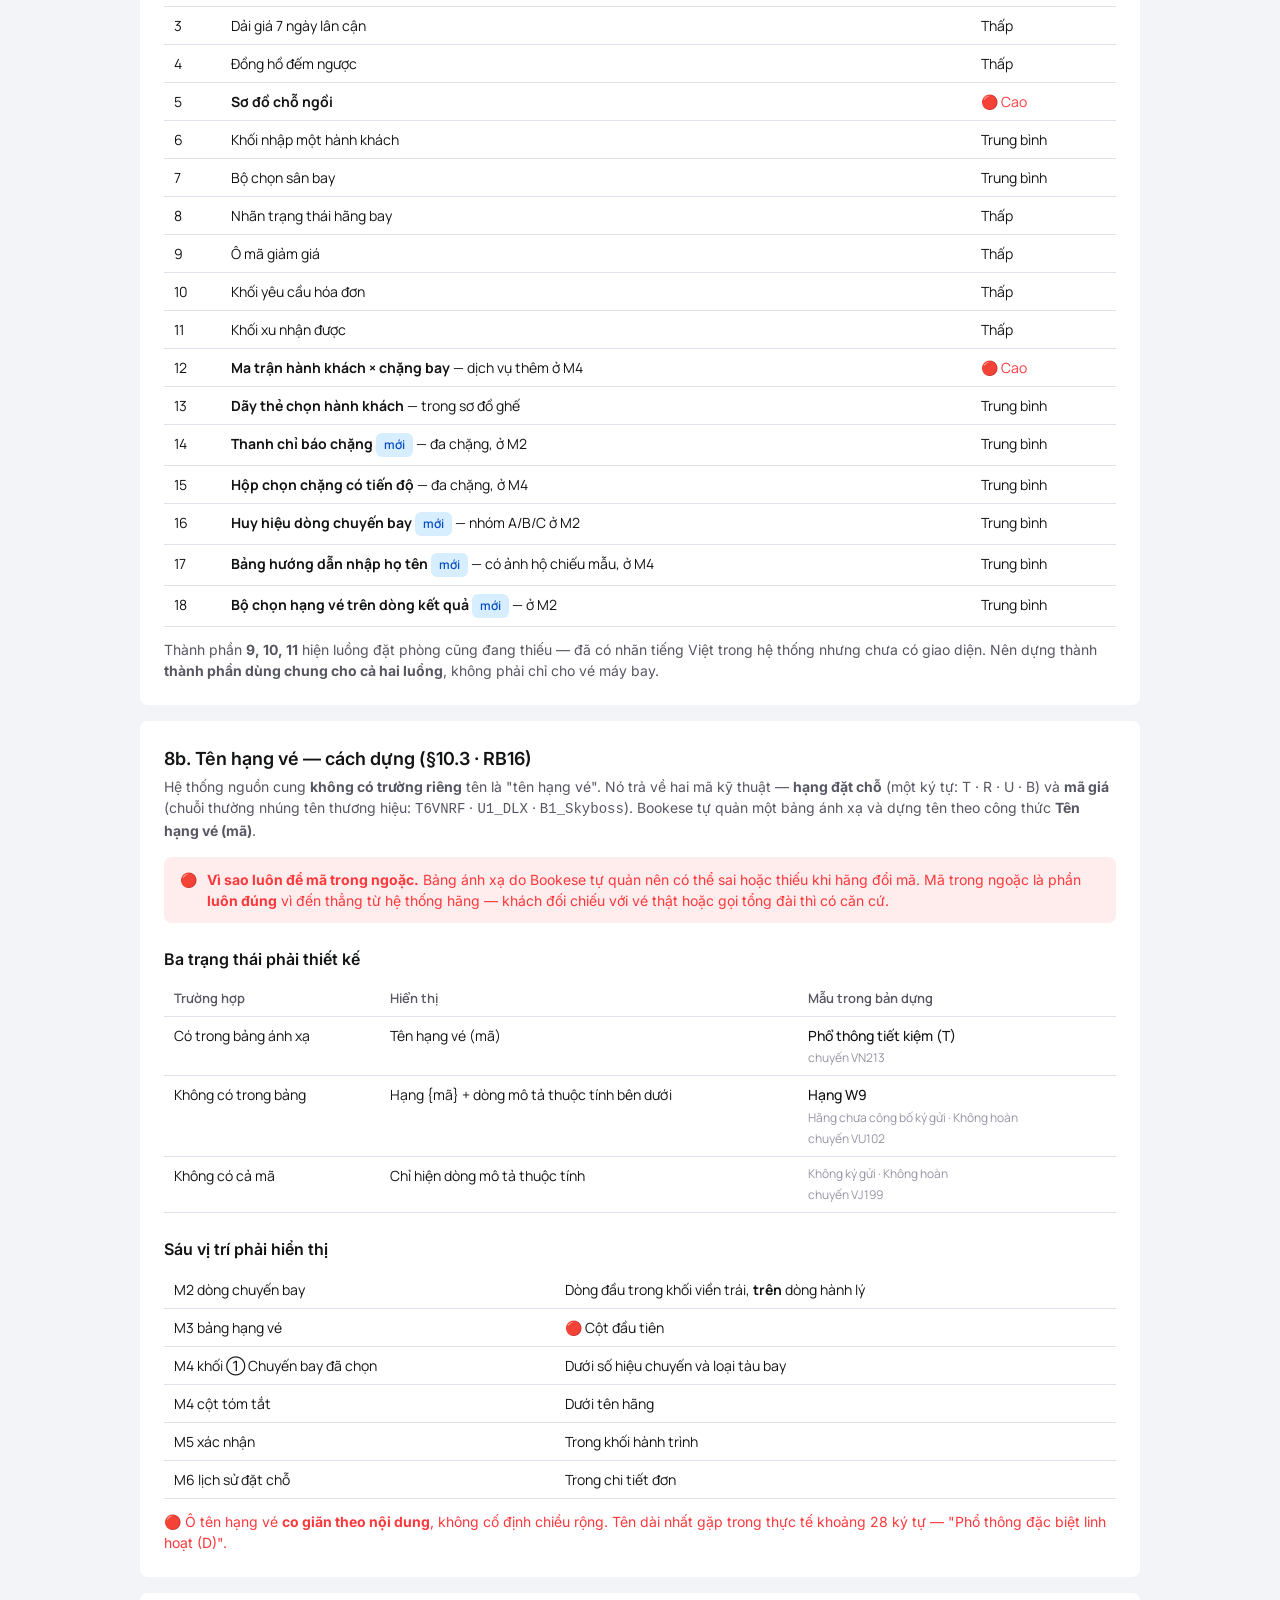
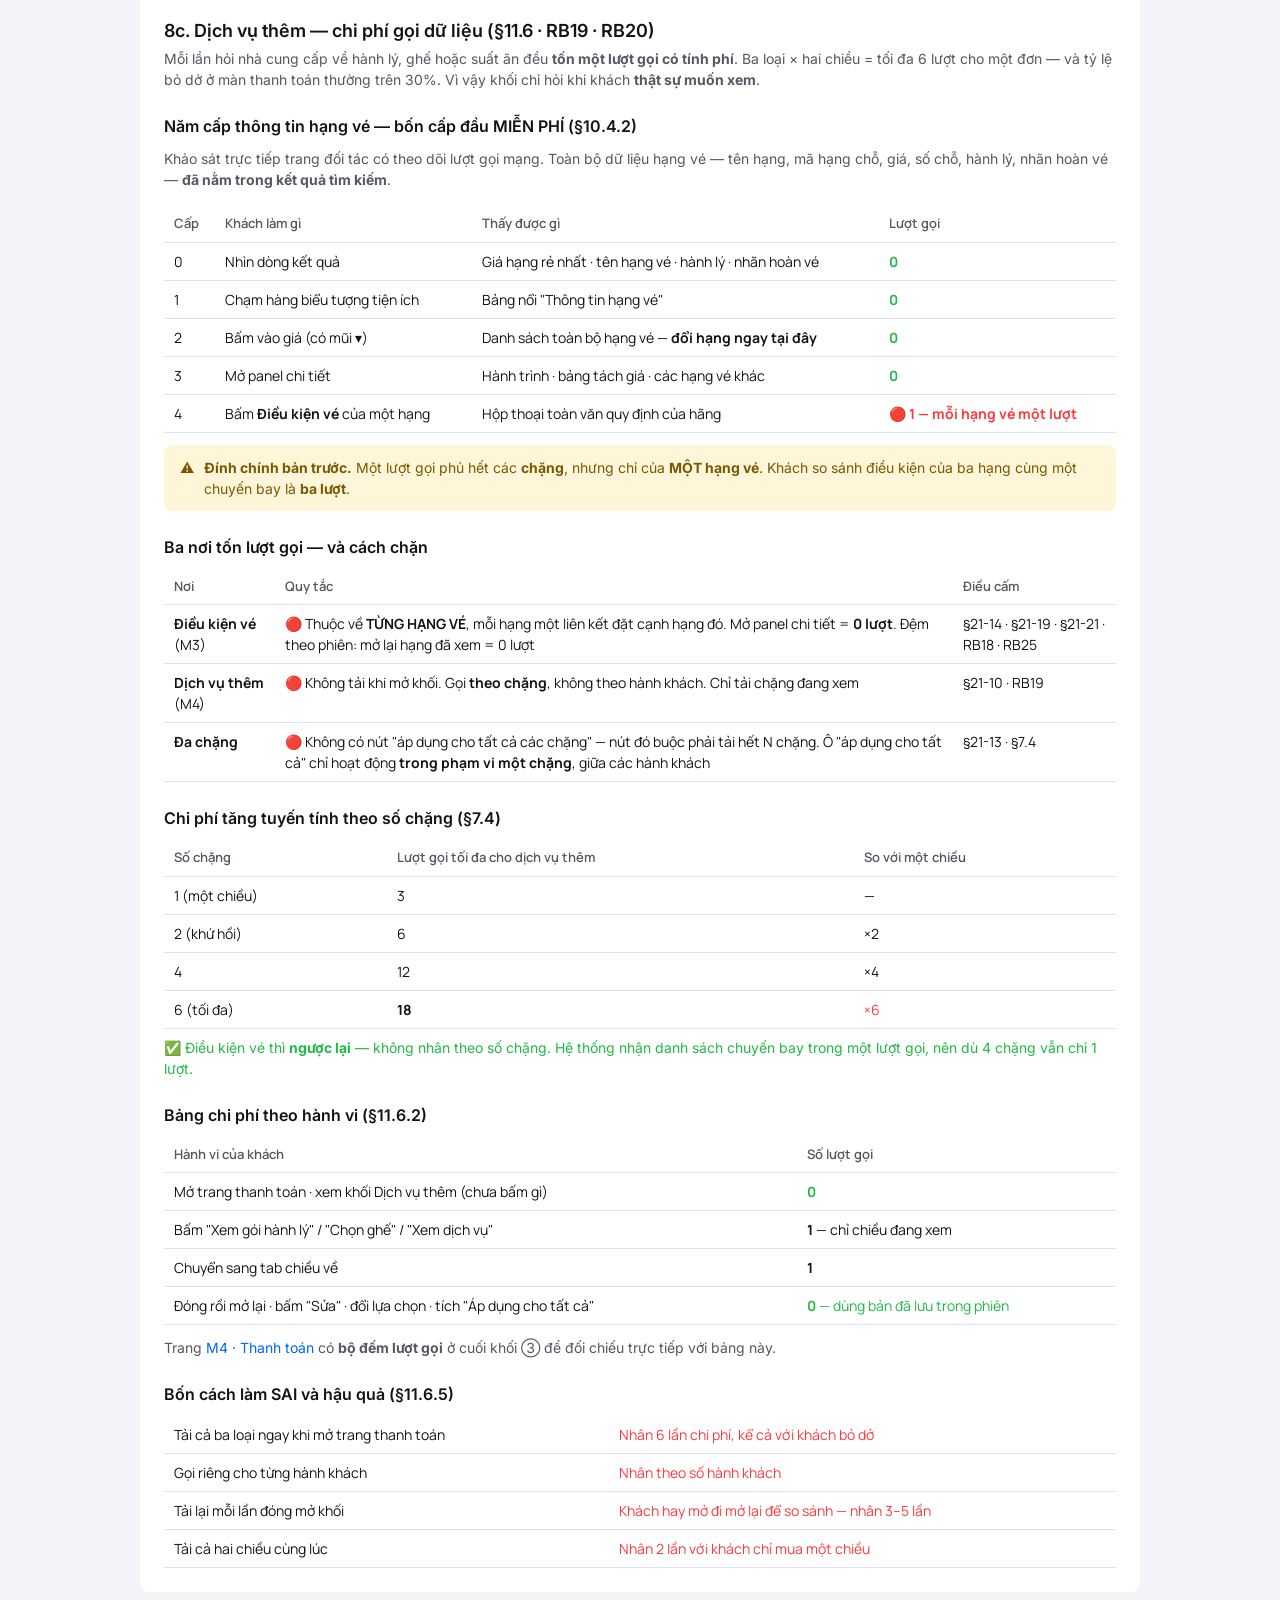
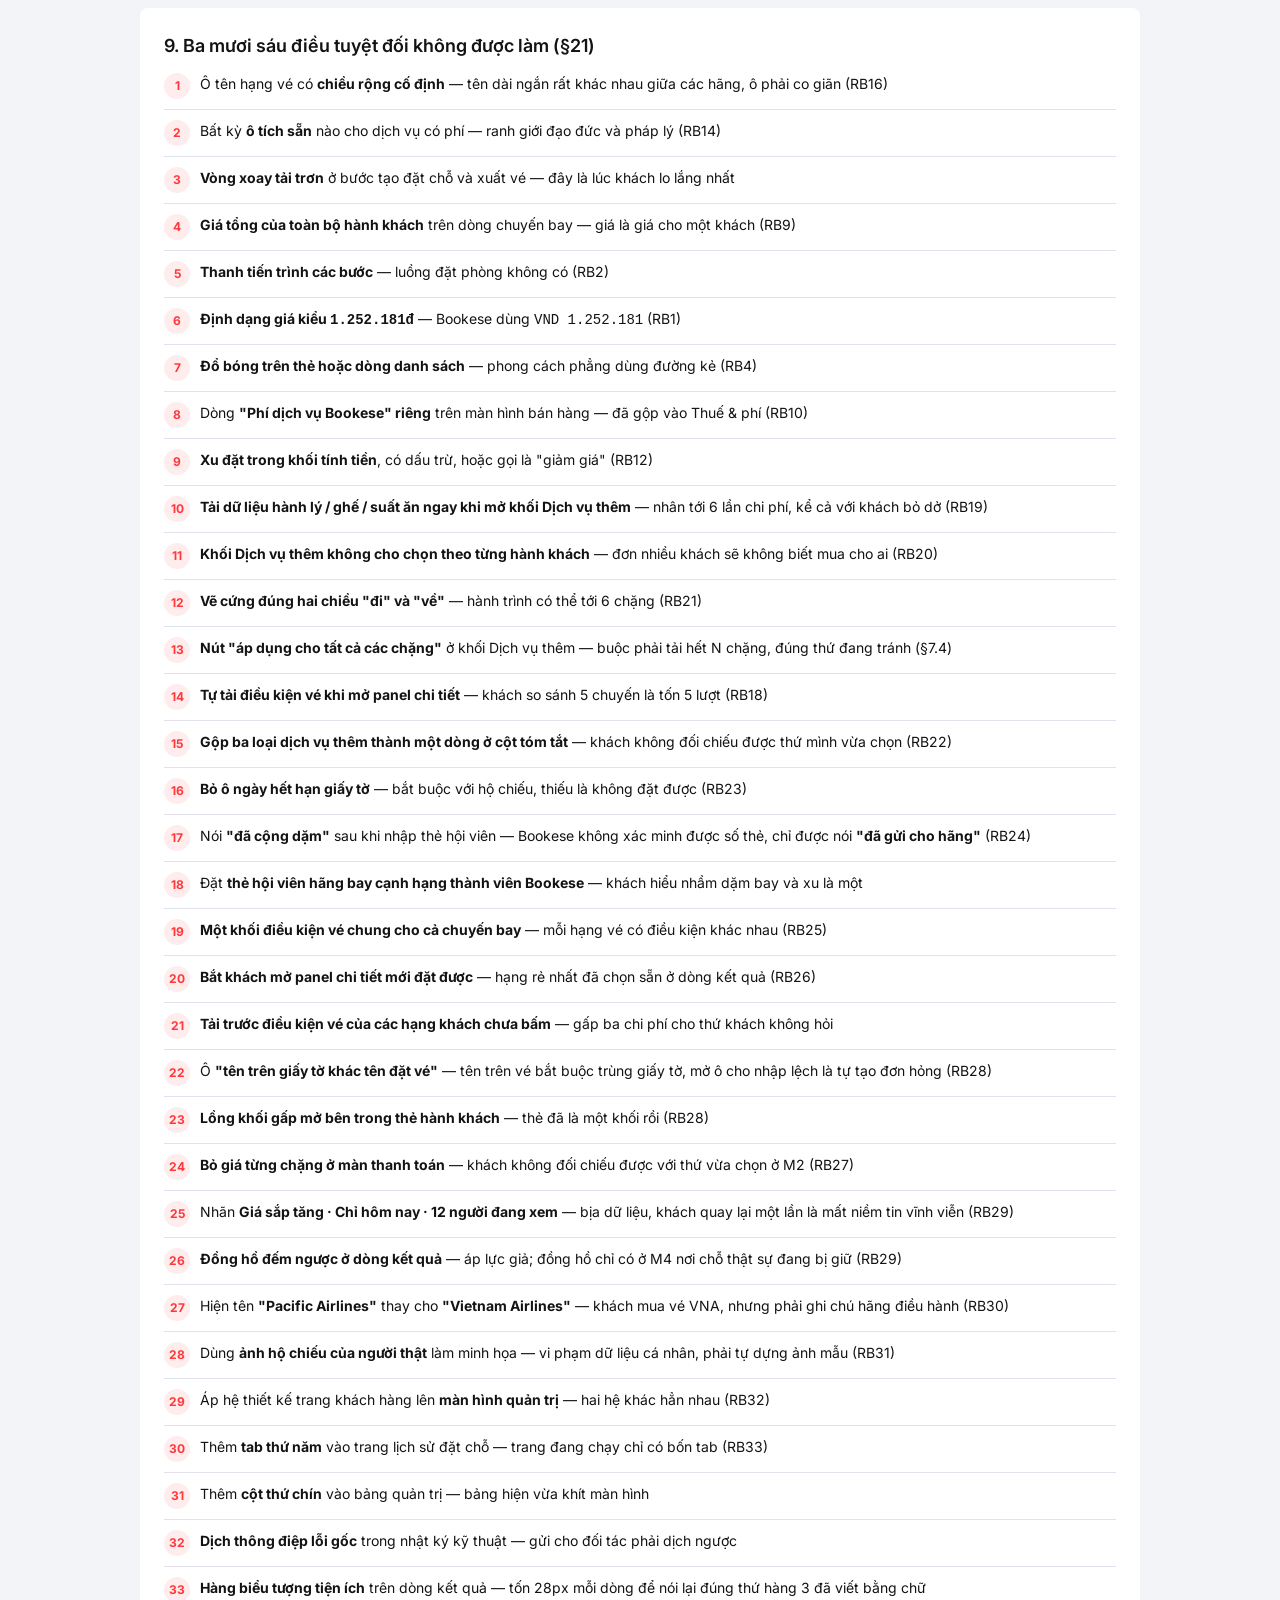
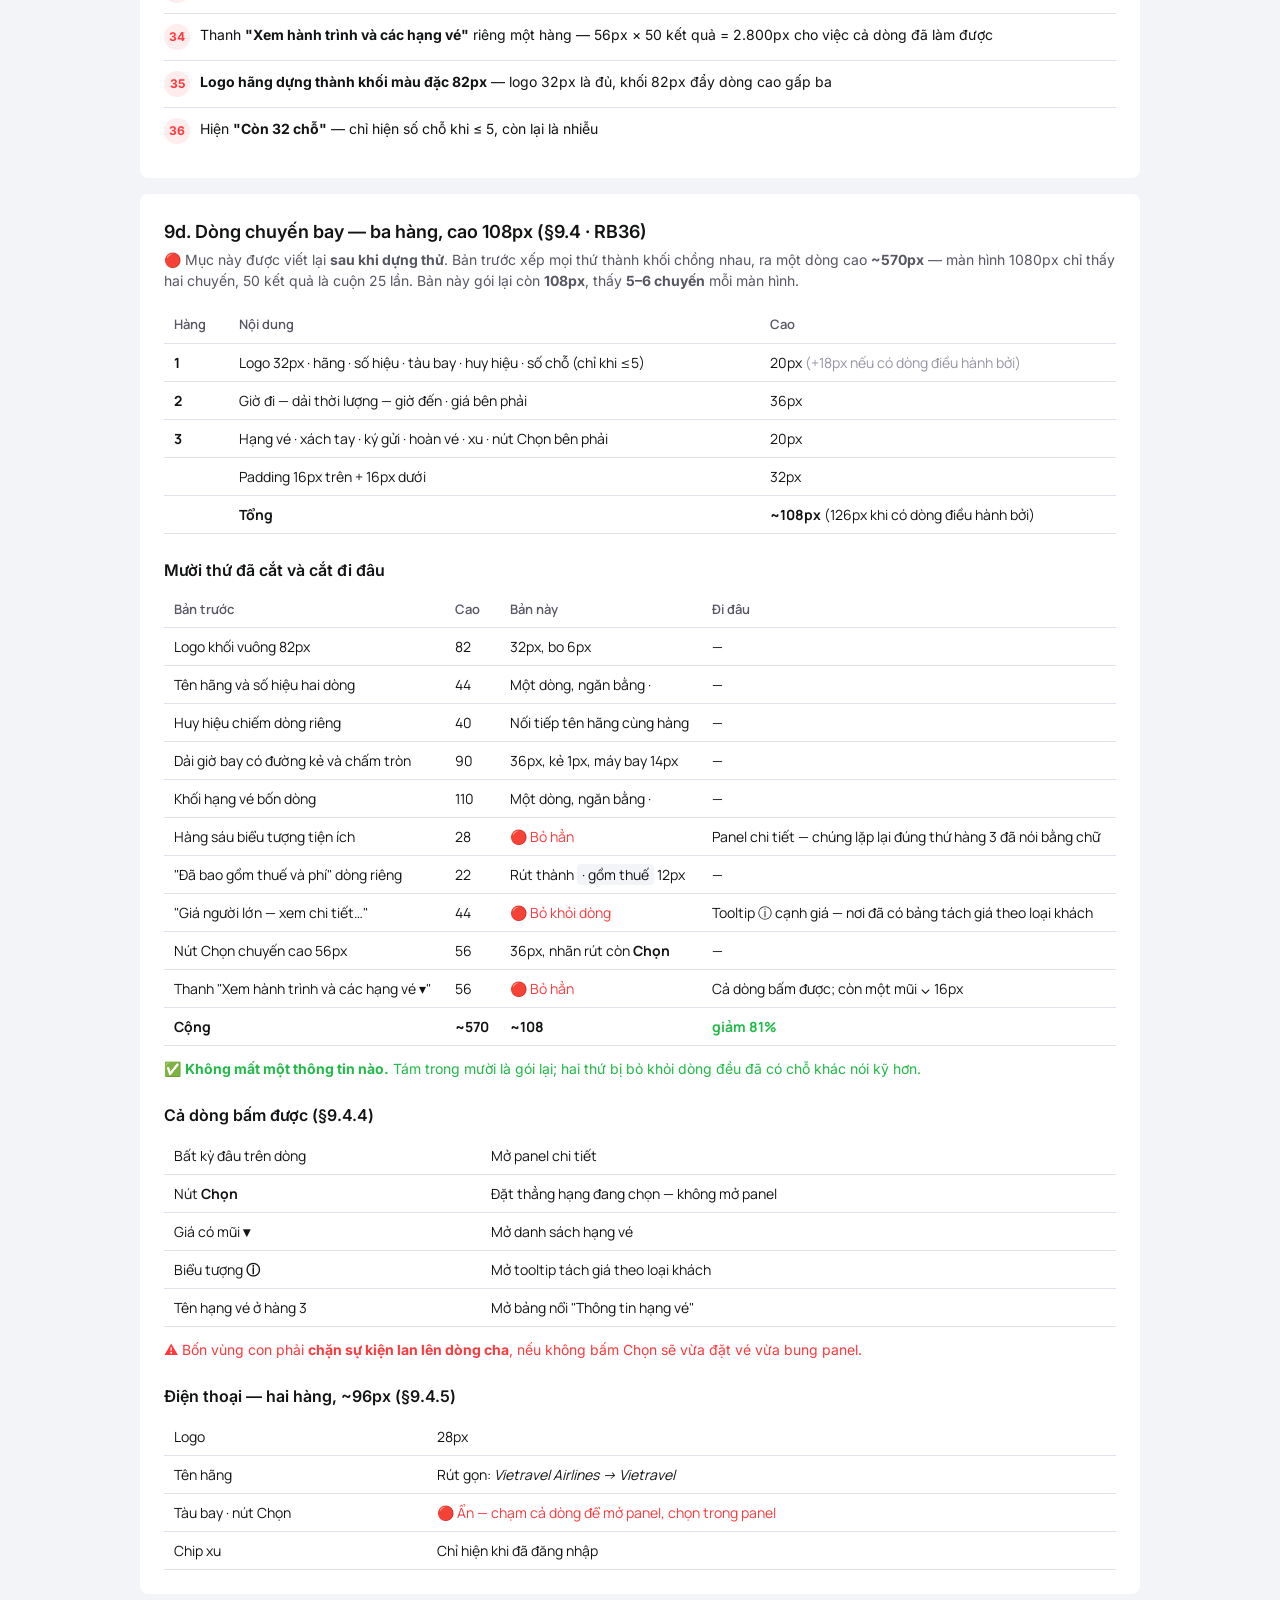
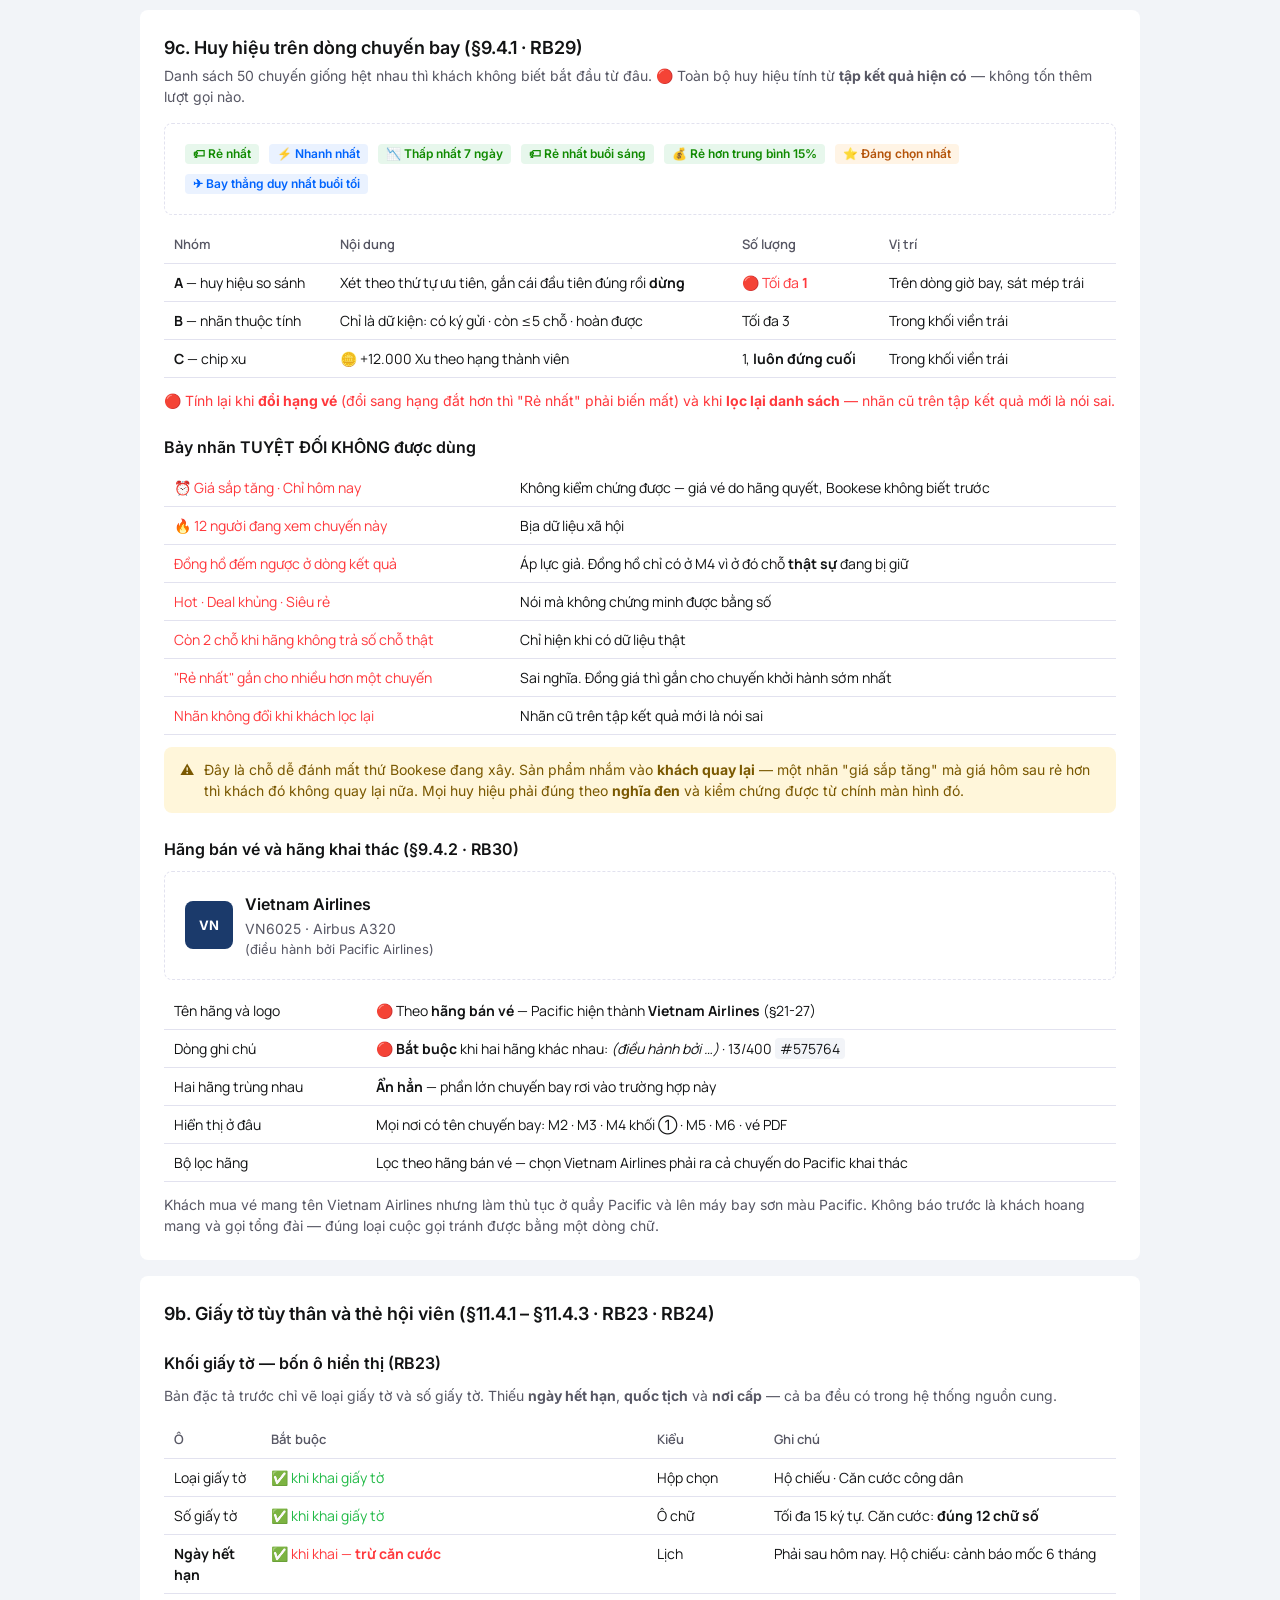
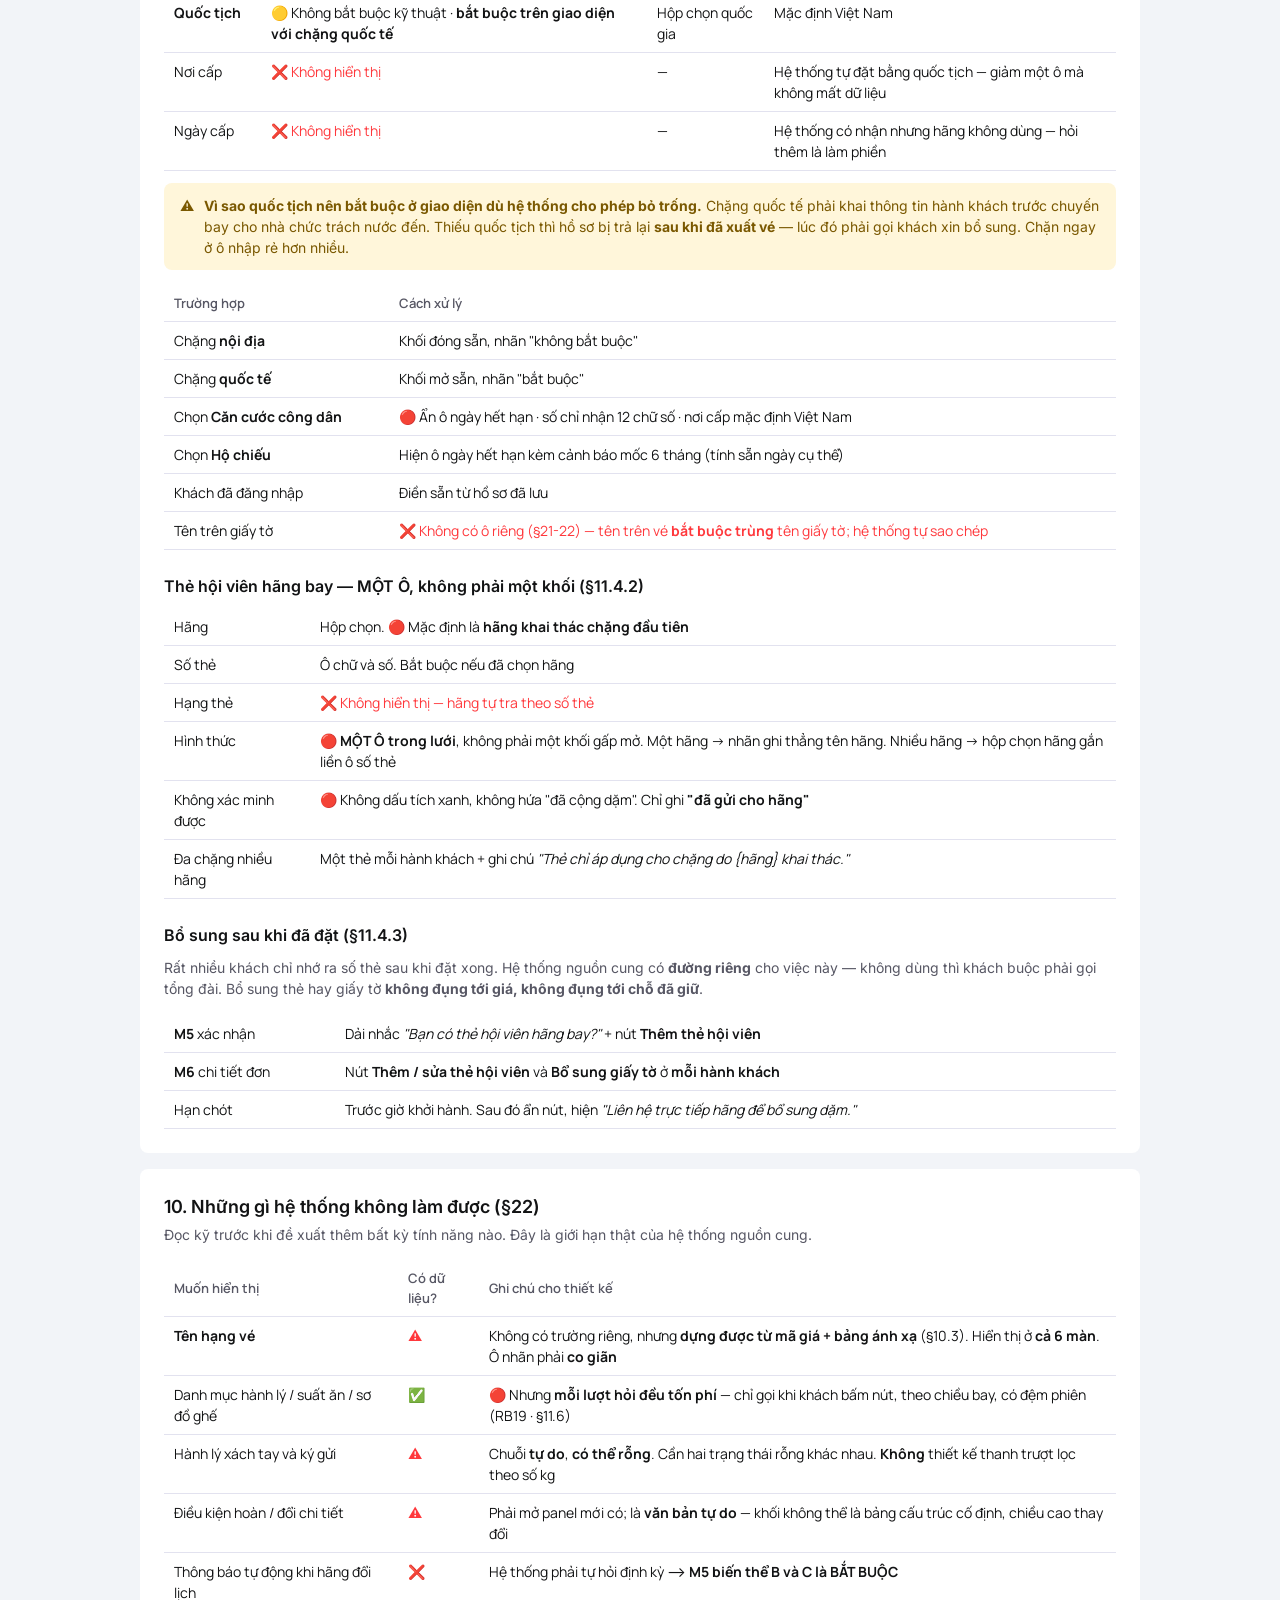
<file: he-thong-thiet-ke.html>
<!doctype html>
<html lang="vi">
<head>
<meta charset="utf-8">
<meta name="robots" content="noindex, nofollow">
<meta name="viewport" content="width=device-width, initial-scale=1">
<title>Hệ thống thiết kế · Vé máy bay — Bookese</title>
<link rel="preconnect" href="https://fonts.googleapis.com">
<link rel="preconnect" href="https://fonts.gstatic.com" crossorigin>
<link href="https://fonts.googleapis.com/css2?family=Inter:wght@400;500;600;700&family=Manrope:wght@400;500;600;700&display=swap" rel="stylesheet">
<link rel="stylesheet" href="assets/tokens.css">
<link rel="stylesheet" href="assets/components.css">
<style>
  .doc { max-width: 1000px; margin-inline: auto; }
  .block { background: #fff; border-radius: var(--r-base); padding: 24px; margin-bottom: 16px; }
  .block h2 { font-size: 18px; font-weight: 600; margin: 0 0 4px; }
  .block h3 { font-size: 16px; font-weight: 600; margin: 24px 0 10px; }
  .block > p.lead { font-size: 14px; color: var(--c-text-label); margin: 0 0 16px; }
  .sw-grid { display: grid; grid-template-columns: repeat(auto-fill, minmax(180px, 1fr)); gap: 12px; }
  .sw { border: 1px solid var(--c-border); border-radius: var(--r-base); overflow: hidden; }
  .sw__c { height: 56px; }
  .sw__b { padding: 8px 10px; font-size: 12px; }
  .sw__b b { display: block; font-size: 13px; }
  .sw__b code { color: var(--c-text-label); font-family: Manrope, monospace; }
  table.spec { width: 100%; border-collapse: collapse; font-size: 14px; }
  table.spec th { text-align: left; padding: 8px 10px; border-bottom: 1px solid var(--c-border); color: var(--c-text-label); font-weight: 600; font-size: 13px; }
  table.spec td { padding: 8px 10px; border-bottom: 1px solid var(--c-border); vertical-align: top; }
  table.spec code { font-family: Manrope, monospace; background: var(--c-page); border-radius: 4px; padding: 1px 5px; }
  .demo { border: 1px dashed var(--c-border); border-radius: var(--r-base); padding: 20px; background: var(--c-page); margin-bottom: 12px; }
  .no { display: flex; gap: 10px; padding: 10px 0; border-bottom: 1px solid var(--c-border); font-size: 14px; }
  .no__n { width: 26px; height: 26px; flex: none; border-radius: 50%; background: #FFECEC; color: var(--c-error); display: grid; place-items: center; font-weight: 700; font-size: 12px; }
  .toc { display: grid; grid-template-columns: repeat(auto-fill, minmax(220px, 1fr)); gap: 8px; }
  .toc a { font-size: 14px; padding: 8px 10px; border-radius: var(--r-base); background: var(--c-page); }
</style>
</head>
<body>

<header data-header></header>

<main class="container" style="padding-top:24px;padding-bottom:64px">
<div class="doc">

  <h1 class="page-title">Hệ thống thiết kế — Vé máy bay Bookese</h1>
  <p class="text-body-small-regular u-text-label" style="margin:0 0 20px">
    Trang tham chiếu cho đội thiết kế và đội front-end. Mọi giá trị lấy từ
    <b>Đặc tả giao diện sản phẩm Vé máy bay · Bookese.com v1.0</b>, §3 – §5 và §20 – §21.
  </p>

  <div class="block">
    <div class="toc">
      <a href="#mau">Bảng màu</a><a href="#chu">Kiểu chữ</a><a href="#kichthuoc">Kích thước</a>
      <a href="#nut">Nút</a><a href="#onhap">Ô nhập</a><a href="#gia">Quy cách giá</a>
      <a href="#xu">Khối xu</a><a href="#thanhphan">33 thành phần</a>
      <a href="#hangve">Tên hạng vé</a><a href="#dichvu">Chi phí gọi dữ liệu</a>
      <a href="#khong">36 điều cấm</a><a href="#dongbay">Dòng chuyến bay 108px</a><a href="#huyhieu">Huy hiệu · hãng khai thác</a><a href="#giayto">Giấy tờ · thẻ hội viên</a><a href="#khonglam">Hệ thống không làm được</a>
    </div>
  </div>

  <!-- ============ MÀU ============ -->
  <section class="block" id="mau">
    <h2>1. Bảng màu (§3.1)</h2>
    <p class="lead">📐 Lấy trực tiếp từ CSS thật của hệ thống Bookese đang chạy. Đây là hiện trạng, không phải đề xuất.</p>

    <h3>Màu chính</h3>
    <div class="sw-grid">
      <div class="sw"><div class="sw__c" style="background:#D6EEFF"></div><div class="sw__b"><b>Nhạt nhất</b><code>#D6EEFF</code><br>Nền huy hiệu · dải tiêu đề bảng</div></div>
      <div class="sw"><div class="sw__c" style="background:#83D5FF"></div><div class="sw__b"><b>Nhạt</b><code>#83D5FF</code><br>Viền dải tiêu đề bảng</div></div>
      <div class="sw"><div class="sw__c" style="background:#0064FD"></div><div class="sw__b"><b>Chính</b><code>#0064FD</code><br>Nút chính · liên kết</div></div>
      <div class="sw"><div class="sw__c" style="background:#084DC5"></div><div class="sw__b"><b>Đậm</b><code>#084DC5</code><br>Di chuột · chữ trên dải</div></div>
    </div>

    <h3>Trung tính</h3>
    <div class="sw-grid">
      <div class="sw"><div class="sw__c" style="background:#F2F2F7"></div><div class="sw__b"><b>Nền nút vô hiệu</b><code>#F2F2F7</code></div></div>
      <div class="sw"><div class="sw__c" style="background:#E2E2EF"></div><div class="sw__b"><b>Viền và đường kẻ</b><code>#E2E2EF</code><br>Phân cách chuẩn toàn hệ thống</div></div>
      <div class="sw"><div class="sw__c" style="background:#BDBDCE"></div><div class="sw__b"><b>Viền ô tích</b><code>#BDBDCE</code></div></div>
      <div class="sw"><div class="sw__c" style="background:#9494A4"></div><div class="sw__b"><b>Chữ mờ nhất</b><code>#9494A4</code></div></div>
      <div class="sw"><div class="sw__c" style="background:#575764"></div><div class="sw__b"><b>Nhãn, chữ gợi ý</b><code>#575764</code></div></div>
      <div class="sw"><div class="sw__c" style="background:#43434B"></div><div class="sw__b"><b>Chữ phụ</b><code>#43434B</code><br>"Đã bao gồm thuế và phí"</div></div>
      <div class="sw"><div class="sw__c" style="background:#121314"></div><div class="sw__b"><b>Chữ chính và GIÁ TIỀN</b><code>#121314</code></div></div>
    </div>

    <h3>Nền và trạng thái</h3>
    <div class="sw-grid">
      <div class="sw"><div class="sw__c" style="background:#F2F4F8"></div><div class="sw__b"><b>Nền trang</b><code>#F2F4F8</code><br>Cũng là màu 2 hình tròn ở cột tóm tắt</div></div>
      <div class="sw"><div class="sw__c" style="background:#F8FAFF"></div><div class="sw__b"><b>Nền nhấn nhẹ</b><code>#F8FAFF</code><br>Cột tổng tiền trong bảng</div></div>
      <div class="sw"><div class="sw__c" style="background:#FF383C"></div><div class="sw__b"><b>Lỗi</b><code>#FF383C</code></div></div>
      <div class="sw"><div class="sw__c" style="background:#20BA46"></div><div class="sw__b"><b>Thành công</b><code>#20BA46</code></div></div>
      <div class="sw"><div class="sw__c" style="background:#0088FF"></div><div class="sw__b"><b>Thông tin</b><code>#0088FF</code></div></div>
      <div class="sw"><div class="sw__c" style="background:#ECBD00"></div><div class="sw__b"><b>Sao xếp hạng</b><code>#ECBD00</code></div></div>
    </div>

    <h3>Bảy trạng thái ghế (§3.1)</h3>
    <div class="legend" id="legend" style="display:grid;grid-template-columns:repeat(auto-fill,minmax(220px,1fr));gap:10px"></div>

    <div class="notice notice--error" style="margin-top:20px">
      <span aria-hidden="true">🔴</span>
      <span><b>Ba điều bắt buộc.</b> ① Màu giá tiền là <b>đen #121314</b>, không phải màu thương hiệu.
      ② <b>Không có chế độ tối</b> — hệ thống có biến nhưng chưa bao giờ bật và không có nút chuyển.
      ③ Mã nguồn còn sót biến màu cũ (<code>--primary: #0bf</code>, <code>--input-default-border-color: #94b6a9</code>) —
      <b>không được tham chiếu</b>.</span>
    </div>
  </section>

  <!-- ============ CHỮ ============ -->
  <section class="block" id="chu">
    <h2>2. Kiểu chữ (§3.2)</h2>
    <p class="lead">Cỡ gốc 16px · <b>Inter</b> cho nội dung · <b>Manrope</b> cho khung sườn: thanh đầu trang, <b>giá tiền</b>, biểu mẫu, nút, bảng.</p>
    <table class="spec">
      <thead><tr><th>Dùng ở đâu</th><th>Tên lớp trong mã nguồn</th><th>Cỡ / độ đậm</th><th>Mẫu</th></tr></thead>
      <tbody>
        <tr><td>Tên trang</td><td><code>text-h4-bold</code></td><td>24 / 700</td><td class="text-h4-bold">Hà Nội → TP. HCM</td></tr>
        <tr><td>Tiêu đề khối · <b>giá trên dòng chuyến bay</b></td><td><code>text-body-large-semibold</code></td><td>18 / 600</td><td class="text-body-large-semibold">Thông tin hành khách</td></tr>
        <tr><td>Giá trong bảng và cột tóm tắt</td><td>Manrope</td><td>16 / 600</td><td class="price price--table">VND 1.252.181</td></tr>
        <tr><td>Tên hãng, tiêu đề phụ</td><td><code>text-body-semibold</code></td><td>16 / 600</td><td class="text-body-semibold">Vietnam Airlines</td></tr>
        <tr><td>Nội dung thường</td><td><code>text-body-medium</code> · <code>text-body-regular</code></td><td>16 / 500 · 400</td><td class="text-body-regular">Bay thẳng · 2h10'</td></tr>
        <tr><td>Nhãn biểu mẫu</td><td><code>text-body-small-semibold</code></td><td>14 / 600 · <code>#575764</code></td><td class="text-body-small-semibold">Số điện thoại</td></tr>
        <tr><td>"Đã bao gồm thuế và phí"</td><td><code>text-body-small-medium</code></td><td>14 / 500 · <code>#43434B</code></td><td class="price__note">Đã bao gồm thuế và phí</td></tr>
        <tr><td>Chú thích dưới giá</td><td><code>text-label-large-medium</code></td><td>12 / 500 · <code>#43434B</code></td><td class="text-label-large-medium">Còn 9 chỗ</td></tr>
        <tr><td>Chữ mờ nhất</td><td><code>text-label-large-regular</code></td><td>12 / 400 · <code>#9494A4</code></td><td class="text-label-large-regular">Hạng Du khách</td></tr>
      </tbody>
    </table>
    <div class="notice notice--warn" style="margin-top:16px">
      <span aria-hidden="true">⚠️</span>
      <span><b>Một lỗi chính tả phải giữ nguyên.</b> Lớp <code>tw-text-lable-medium-regular</code>
      (viết sai <i>label</i> thành <i>lable</i>) đang dùng rộng rãi trong mã nguồn = 14px/400.
      Nếu đội phát triển viết đúng chính tả thì <b>không ăn style</b>. Ghi chú này để bạn không báo lỗi nhầm.</span>
    </div>
  </section>

  <!-- ============ KÍCH THƯỚC ============ -->
  <section class="block" id="kichthuoc">
    <h2>3. Bo góc, đổ bóng, kích thước (§3.3 – §3.5)</h2>
    <table class="spec">
      <tbody>
        <tr><td>Bo góc chuẩn</td><td><b>8px</b> — nút, ô nhập, hộp chọn, thẻ, ảnh</td></tr>
        <tr><td>Hộp tìm kiếm và hộp thoại</td><td>16px</td></tr>
        <tr><td>Tooltip và huy hiệu nhỏ · thông báo nổi · thẻ số dư xu</td><td>6px · 4px · 20px</td></tr>
        <tr><td><b>Đổ bóng</b></td><td>🔴 Thẻ và dòng danh sách <b>KHÔNG đổ bóng</b>. Phân tách bằng đường kẻ <code>#E2E2EF</code>.
          Bóng chỉ dùng cho <b>4 thứ</b>: hộp tìm kiếm · hộp thoại · tooltip · thông báo nổi</td></tr>
        <tr><td>Khoảng cách</td><td>Thang 4px. Hay dùng 4 · 8 · 12 · 16 · 24. Padding thẻ 16 hoặc 24</td></tr>
        <tr><td>Thanh đầu trang</td><td>81px máy tính · 72px điện thoại · dính · nền trắng · <b>không viền, không bóng</b></td></tr>
        <tr><td>Khung chứa</td><td>Tối đa 1312px · nội dung thực 1216px</td></tr>
        <tr><td>Ô nhập</td><td>48px trong hộp tìm kiếm · 52px trong biểu mẫu · hộp chọn 44px · nhiều dòng 134px</td></tr>
        <tr><td>Nút</td><td>Chính 48px cao (120px hoặc toàn chiều ngang) · phụ 40px cao (129px)</td></tr>
        <tr><td>Ba cột</td><td>Bộ lọc <b>320px</b> · danh sách <b>880px</b> · tóm tắt <b>286px</b> dính ở <code>top: 96px</code></td></tr>
        <tr><td>Thanh dính đáy điện thoại</td><td>76px · <b>nền đặc</b>, không trong suốt</td></tr>
        <tr><td>Điểm ngắt</td><td>sm 640 · md 768 · lg 1024 · xl 1280 · 2xl 1536</td></tr>
      </tbody>
    </table>
    <div class="notice notice--info" style="margin-top:16px">
      <span aria-hidden="true">💡</span>
      <span>Phong cách tổng thể của Bookese là <b>"phẳng, dùng đường kẻ"</b>, không phải "thẻ nổi có bóng".
      Nếu bản thiết kế của bạn có nhiều bóng đổ thì nó đang đi lệch.</span>
    </div>
  </section>

  <!-- ============ NÚT ============ -->
  <section class="block" id="nut">
    <h2>4. Nút (§4.3)</h2>
    <div class="demo" style="display:flex;gap:12px;align-items:center;flex-wrap:wrap;background:#fff">
      <button class="btn btn--primary" type="button">Chọn chuyến</button>
      <button class="btn btn--primary" type="button" disabled>Vô hiệu</button>
      <button class="btn btn--primary btn--busy" type="button" style="min-width:190px"><span class="spinner"></span> Đang kiểm tra giá và chỗ…</button>
      <button class="btn btn--secondary" type="button">Đổi</button>
      <button class="btn btn--link" type="button">Xem tất cả các mức giá</button>
      <button class="btn btn--icon" type="button" aria-label="Đóng">✕</button>
    </div>
    <table class="spec">
      <tbody>
        <tr><td><b>Chính</b></td><td>Nền <code>#0064FD</code> · chữ trắng · bo 8px · cao 48px · 14/600. Di chuột <code>#084DC5</code>. Vô hiệu: nền <code>#F2F2F7</code>, chữ <code>#9494A4</code></td></tr>
        <tr><td><b>Phụ</b></td><td>Viền <code>#E2E2EF</code> · nền trắng · chữ <code>#121314</code> · cao 40px · bo 8px</td></tr>
        <tr><td><b>Liên kết</b></td><td>Không nền · chữ <code>#0064FD</code> · di chuột <code>#084DC5</code> + gạch chân</td></tr>
        <tr><td><b>Chỉ biểu tượng</b></td><td>Không nền · vùng chạm tối thiểu 40×40px</td></tr>
      </tbody>
    </table>
  </section>

  <!-- ============ Ô NHẬP ============ -->
  <section class="block" id="onhap">
    <h2>5. Ô nhập (§4.4)</h2>
    <div class="demo" style="background:#fff">
      <div class="form-grid">
        <div class="field">
          <label class="field__label req" for="dm1">Họ</label>
          <input class="input" id="dm1" placeholder="Ví dụ: NGUYEN">
        </div>
        <div class="field">
          <label class="field__label req" for="dm2">Số căn cước công dân</label>
          <input class="input input--error" id="dm2" value="0011990012">
          <span class="field__error">Số căn cước công dân gồm đúng 12 chữ số</span>
        </div>
        <div class="field">
          <label class="field__label" for="dm3">Loại giấy tờ</label>
          <select class="select" id="dm3"><option>Chọn loại</option><option>Căn cước công dân</option><option>Hộ chiếu</option></select>
        </div>
        <div class="field">
          <label class="field__label" for="dm4">Yêu cầu đặc biệt</label>
          <div class="textarea-wrap">
            <textarea class="textarea" id="dm4" maxlength="500" placeholder="Nhập nội dung (không bắt buộc)"></textarea>
            <span class="charcount">0 / 500</span>
          </div>
        </div>
      </div>
    </div>
    <table class="spec">
      <tbody>
        <tr><td>Nhãn</td><td>🔴 Đặt <b>PHÍA TRÊN</b> ô nhập, 14/600 <code>#575764</code>, cách 9px. <b>Không dùng nhãn nổi</b></td></tr>
        <tr><td>Khi được chọn</td><td><b>Viền chuyển sang màu đen</b></td></tr>
        <tr><td>Khi lỗi</td><td>Viền <code>#FF383C</code> + thông báo ngay dưới ô</td></tr>
        <tr><td>Bắt buộc</td><td>Nhãn kèm dấu <code>*</code> màu <code>#FF383C</code></td></tr>
        <tr><td>Chip đếm ký tự</td><td>Viền và chữ <code>#108A00</code>, chuyển <code>#FF383C</code> khi đầy</td></tr>
      </tbody>
    </table>
  </section>

  <!-- ============ GIÁ ============ -->
  <section class="block" id="gia">
    <h2>6. Quy cách hiển thị giá (§5) — quy tắc quan trọng nhất</h2>

    <h3>Định dạng bắt buộc (RB1)</h3>
    <table class="spec">
      <tbody>
        <tr><td>Tiền</td><td><b><code>VND</code> đứng trước, cách một dấu cách, dấu <b>chấm</b> phân cách nghìn</b><br>
          <span class="price price--table">VND 1.252.181</span><br>
          <span class="u-text-error">❌ 1.252.181đ &nbsp; ❌ 1,252,181 VND &nbsp; ❌ 1.252.181 VNĐ</span></td></tr>
        <tr><td>Xu</td><td>Số trước, đơn vị sau — <code>12.000 Xu</code></td></tr>
        <tr><td>Giá gốc khi giảm</td><td>14/400, đỏ <code>#FF383C</code>, gạch ngang, đặt <b>PHÍA TRÊN</b> giá mới<br>
          <span class="price__was">VND 1.480.000</span><span class="price price--row">VND 1.252.181</span></td></tr>
        <tr><td>Ngày</td><td><code>20/08/2026</code> · kiểu Bookese <code>T5, 20 tháng 8</code> · lịch <code>Tháng 8, 2026</code></td></tr>
        <tr><td>Giờ · thời lượng</td><td>24 giờ <code>07:00</code> · thời lượng có dấu nháy <code>2h10'</code></td></tr>
        <tr><td>Hạ cánh hôm sau</td><td><code>01:10</code> <span class="plus1">+1</span> — nhãn màu <code>#FF383C</code>, <b>bắt buộc có</b></td></tr>
        <tr><td>Mã sân bay</td><td>Luôn viết hoa — <code>HAN</code> · <code>SGN</code></td></tr>
      </tbody>
    </table>

    <h3>Cấu trúc giá hai dòng (RB10)</h3>
    <div class="demo" style="background:#fff">
      <div style="max-width:360px">
        <div class="sum-row"><span class="sum-row__k">Giá vé</span><span class="sum-row__v">VND 5.000.000</span></div>
        <div class="sum-row"><span class="sum-row__k">Thuế &amp; phí</span><span class="sum-row__v">VND 920.000</span></div>
        <hr class="u-divider" style="margin:8px 0">
        <div class="sum-total"><span class="sum-total__k">TỔNG</span><span class="sum-total__v">VND 5.920.000</span></div>
        <div class="sum-note">Đã bao gồm thuế và phí</div>
      </div>
    </div>
    <p class="text-body-small-regular" style="margin:0 0 12px">
      Dòng <b>Thuế &amp; phí</b> gồm <b>ba thứ</b>: thuế · phí sân bay · <b>phí dịch vụ Bookese</b>
      (nội địa 50.000đ/khách/chặng · quốc tế 150.000đ/khách/chiều).
      Phí dịch vụ <b>chỉ tách thành dòng riêng trong bảng tách chi tiết</b>, không bao giờ trên màn bán hàng.
    </p>
    <div class="notice notice--error">
      <span aria-hidden="true">🔴</span>
      <span><b>Ba điều kiện bắt buộc đi kèm.</b> ① Bảng tách chi tiết <b>luôn mở được</b> từ mọi chỗ có giá, chỉ một cú chạm ⓘ.
      ② <b>Số tiền không được đổi ở bước sau</b> — số ở màn kết quả phải bằng đúng số ở màn thanh toán. Đây là lời hứa cốt lõi của sản phẩm.
      ③ Trên hóa đơn thì tách bạch tuyệt đối.</span>
    </div>

    <h3>Giá hiển thị là giá cho MỘT khách (RB9)</h3>
    <div style="display:grid;grid-template-columns:1fr 1fr;gap:12px">
      <div class="demo" style="background:#fff;border-color:var(--c-success)">
        <div class="text-body-small-semibold" style="color:var(--c-success);margin-bottom:8px">ĐÚNG</div>
        <span class="price price--row">VND 1.252.181</span><span class="price__per">/khách</span>
        <div class="price__note">Đã bao gồm thuế và phí</div>
      </div>
      <div class="demo" style="background:#fff;border-color:var(--c-error)">
        <div class="text-body-small-semibold" style="color:var(--c-error);margin-bottom:8px">SAI</div>
        <span class="price price--row">VND 3.480.000</span>
        <div class="price__note">Tổng cho 2 khách</div>
      </div>
    </div>
    <p class="text-body-small-regular u-text-label" style="margin:8px 0 0">
      Tổng tiền cho toàn bộ hành khách <b>chỉ xuất hiện ở hai chỗ</b>: cột tóm tắt đơn hàng ở M4, và bảng tách chi tiết giá.
    </p>
  </section>

  <!-- ============ XU ============ -->
  <section class="block" id="xu">
    <h2>7. Khối xu (§5.4 · RB12)</h2>
    <p class="lead">Xu là khoản <b>NHẬN SAU</b>, không phải giảm giá. Số tiền khách trả không đổi dù ở hạng nào.
      Xu chỉ được cộng <b>sau khi chuyến bay đã hoàn thành</b>.</p>

    <div style="display:grid;grid-template-columns:1fr 1fr;gap:16px">
      <div class="demo" style="background:#fff">
        <div class="text-body-small-semibold" style="margin-bottom:10px">Đã đăng nhập</div>
        <div class="coin" style="border-top:0;margin:0;padding:0">
          <div class="coin__title"><span aria-hidden="true">🪙</span> Xu nhận sau chuyến bay</div>
          <div class="coin__meta">Hạng Du khách</div>
          <div class="coin__meta">12.000 × 3 khách × 2 chặng</div>
          <div class="coin__value">72.000 Xu</div>
        </div>
      </div>
      <div class="demo" style="background:#fff">
        <div class="text-body-small-semibold" style="margin-bottom:10px">Chưa đăng nhập</div>
        <div class="coin--guest">🪙 Đăng nhập để nhận tới 36.000 Xu sau chuyến bay — <a href="#">Đăng nhập</a></div>
        <p class="text-label-large-regular" style="margin:6px 0 0">Tính theo mức hạng Thành viên, có chữ "tới".</p>
      </div>
    </div>

    <table class="spec" style="margin-top:16px">
      <thead><tr><th>Hạng thành viên</th><th>Xu / khách / chặng nội địa</th><th>Quốc tế / chiều</th></tr></thead>
      <tbody>
        <tr><td>Khách vãng lai</td><td>0</td><td>0</td></tr>
        <tr><td>Thành viên</td><td>6.000</td><td>18.000</td></tr>
        <tr><td>Du khách</td><td>12.000</td><td>36.000</td></tr>
        <tr><td>Đại lý · Đại sứ</td><td>15.000</td><td>45.000</td></tr>
      </tbody>
    </table>

    <div class="notice notice--error" style="margin-top:16px">
      <span aria-hidden="true">🔴</span>
      <span><b>Bốn điều tuyệt đối không làm với khối này.</b>
      ① Không đặt trong khối tính tiền — luôn nằm <b>dưới</b> dòng Tổng, sau một đường kẻ ngăn.
      ② Không có dấu trừ.
      ③ Không dùng chữ <i>"giảm"</i>, <i>"tiết kiệm"</i>, <i>"ưu đãi"</i>, <i>"chiết khấu"</i>.
      ④ Luôn kèm cụm <b>"sau chuyến bay"</b>.</span>
    </div>
  </section>

  <!-- ============ THÀNH PHẦN ============ -->
  <section class="block" id="thanhphan">
    <h2>8. 33 thành phần (§4)</h2>

    <h3>15 thành phần DÙNG LẠI — không vẽ mới</h3>
    <table class="spec">
      <tbody>
        <tr><td>1</td><td>Hộp tìm kiếm (nền trắng, bo 16px, có bóng, nhãn trên ô nhập)</td><td>M1 · M2</td></tr>
        <tr><td>2</td><td>Lịch chọn ngày (hai tháng cạnh nhau, "Tháng 8, 2026")</td><td>M1</td></tr>
        <tr><td>3</td><td>Popover bộ đếm số khách</td><td>M1</td></tr>
        <tr><td>4</td><td>Cột bộ lọc 320px</td><td>M2</td></tr>
        <tr><td>5</td><td><b>Tooltip tách chi tiết giá 240px</b></td><td>M2 · M3 · M4</td></tr>
        <tr><td>6</td><td>Dải tiêu đề bảng <code>#D6EEFF</code> + viền <code>#83D5FF</code></td><td>M3 · M4</td></tr>
        <tr><td>7</td><td>Khối gấp mở của trang thanh toán</td><td>M4</td></tr>
        <tr><td>8</td><td><b>Cột tóm tắt kiểu vé xé 286px</b></td><td>M4</td></tr>
        <tr><td>9</td><td>Ô nhập · hộp chọn · ô nhiều dòng có bộ đếm ký tự</td><td>M4</td></tr>
        <tr><td>10</td><td>Hộp thoại bo 16px · tấm trượt từ dưới lên trên điện thoại</td><td>M4 · M6</td></tr>
        <tr><td>11</td><td>Thông báo nổi góc trên phải 312×64px</td><td>Mọi màn</td></tr>
        <tr><td>12</td><td>Thanh dính đáy điện thoại 76px</td><td>M3</td></tr>
        <tr><td>13</td><td>Ba hộp thoại hủy đơn</td><td>M6</td></tr>
        <tr><td>14</td><td>Nút chính 48px · nút phụ 40px · nút liên kết</td><td>Mọi màn</td></tr>
        <tr><td>15</td><td>Mẫu trạng thái rỗng (tiêu đề + dòng phụ + nút)</td><td>M2 · M6</td></tr>
      </tbody>
    </table>

    <h3>18 thành phần MỚI — phải dựng</h3>
    <table class="spec">
      <tbody>
        <tr><td>1</td><td><b>Dòng chuyến bay</b> — dùng nhiều nhất, 5/7 màn hình</td><td>Trung bình</td></tr>
        <tr><td>2</td><td><b>Bảng hạng vé</b></td><td>Trung bình</td></tr>
        <tr><td>3</td><td>Dải giá 7 ngày lân cận</td><td>Thấp</td></tr>
        <tr><td>4</td><td>Đồng hồ đếm ngược</td><td>Thấp</td></tr>
        <tr><td>5</td><td><b>Sơ đồ chỗ ngồi</b></td><td class="u-text-error">🔴 Cao</td></tr>
        <tr><td>6</td><td>Khối nhập một hành khách</td><td>Trung bình</td></tr>
        <tr><td>7</td><td>Bộ chọn sân bay</td><td>Trung bình</td></tr>
        <tr><td>8</td><td>Nhãn trạng thái hãng bay</td><td>Thấp</td></tr>
        <tr><td>9</td><td>Ô mã giảm giá</td><td>Thấp</td></tr>
        <tr><td>10</td><td>Khối yêu cầu hóa đơn</td><td>Thấp</td></tr>
        <tr><td>11</td><td>Khối xu nhận được</td><td>Thấp</td></tr>
        <tr><td>12</td><td><b>Ma trận hành khách × chặng bay</b> — dịch vụ thêm ở M4</td><td class="u-text-error">🔴 Cao</td></tr>
        <tr><td>13</td><td><b>Dãy thẻ chọn hành khách</b> — trong sơ đồ ghế</td><td>Trung bình</td></tr>
        <tr><td>14</td><td><b>Thanh chỉ báo chặng</b> <span class="badge badge--info">mới</span> — đa chặng, ở M2</td><td>Trung bình</td></tr>
        <tr><td>15</td><td><b>Hộp chọn chặng có tiến độ</b> — đa chặng, ở M4</td><td>Trung bình</td></tr>
        <tr><td>16</td><td><b>Huy hiệu dòng chuyến bay</b> <span class="badge badge--info">mới</span> — nhóm A/B/C ở M2</td><td>Trung bình</td></tr>
        <tr><td>17</td><td><b>Bảng hướng dẫn nhập họ tên</b> <span class="badge badge--info">mới</span> — có ảnh hộ chiếu mẫu, ở M4</td><td>Trung bình</td></tr>
        <tr><td>18</td><td><b>Bộ chọn hạng vé trên dòng kết quả</b> <span class="badge badge--info">mới</span> — ở M2</td><td>Trung bình</td></tr>
      </tbody>
    </table>
    <p class="text-body-small-regular u-text-label" style="margin:12px 0 0">
      Thành phần <b>9, 10, 11</b> hiện luồng đặt phòng cũng đang thiếu — đã có nhãn tiếng Việt trong hệ thống nhưng chưa có giao diện.
      Nên dựng thành <b>thành phần dùng chung cho cả hai luồng</b>, không phải chỉ cho vé máy bay.
    </p>
  </section>

  <!-- ============ TÊN HẠNG VÉ ============ -->
  <section class="block" id="hangve">
    <h2>8b. Tên hạng vé — cách dựng (§10.3 · RB16)</h2>
    <p class="lead">Hệ thống nguồn cung <b>không có trường riêng</b> tên là "tên hạng vé". Nó trả về hai mã kỹ thuật —
      <b>hạng đặt chỗ</b> (một ký tự: T · R · U · B) và <b>mã giá</b> (chuỗi thường nhúng tên thương hiệu:
      <code>T6VNRF</code> · <code>U1_DLX</code> · <code>B1_Skyboss</code>).
      Bookese tự quản một bảng ánh xạ và dựng tên theo công thức <b>Tên hạng vé (mã)</b>.</p>

    <div class="notice notice--error" style="margin-bottom:16px">
      <span aria-hidden="true">🔴</span>
      <span><b>Vì sao luôn để mã trong ngoặc.</b> Bảng ánh xạ do Bookese tự quản nên có thể sai hoặc thiếu khi hãng đổi mã.
      Mã trong ngoặc là phần <b>luôn đúng</b> vì đến thẳng từ hệ thống hãng — khách đối chiếu với vé thật hoặc gọi tổng đài thì có căn cứ.</span>
    </div>

    <h3>Ba trạng thái phải thiết kế</h3>
    <table class="spec">
      <thead><tr><th>Trường hợp</th><th>Hiển thị</th><th>Mẫu trong bản dựng</th></tr></thead>
      <tbody>
        <tr><td>Có trong bảng ánh xạ</td><td>Tên hạng vé (mã)</td>
            <td><span class="fare-name-line">Phổ thông tiết kiệm (T)</span><br><span class="u-text-faint" style="font-size:12px">chuyến VN213</span></td></tr>
        <tr><td>Không có trong bảng</td><td>Hạng {mã} + dòng mô tả thuộc tính bên dưới</td>
            <td><span class="fare-name-line">Hạng W9</span><span class="fare-name__attrs">Hãng chưa công bố ký gửi · Không hoàn</span><span class="u-text-faint" style="font-size:12px">chuyến VU102</span></td></tr>
        <tr><td>Không có cả mã</td><td>Chỉ hiện dòng mô tả thuộc tính</td>
            <td><span class="fare-name__attrs" style="margin-top:0">Không ký gửi · Không hoàn</span><span class="u-text-faint" style="font-size:12px">chuyến VJ199</span></td></tr>
      </tbody>
    </table>

    <h3>Sáu vị trí phải hiển thị</h3>
    <table class="spec">
      <tbody>
        <tr><td>M2 dòng chuyến bay</td><td>Dòng đầu trong khối viền trái, <b>trên</b> dòng hành lý</td></tr>
        <tr><td>M3 bảng hạng vé</td><td>🔴 Cột đầu tiên</td></tr>
        <tr><td>M4 khối ① Chuyến bay đã chọn</td><td>Dưới số hiệu chuyến và loại tàu bay</td></tr>
        <tr><td>M4 cột tóm tắt</td><td>Dưới tên hãng</td></tr>
        <tr><td>M5 xác nhận</td><td>Trong khối hành trình</td></tr>
        <tr><td>M6 lịch sử đặt chỗ</td><td>Trong chi tiết đơn</td></tr>
      </tbody>
    </table>
    <p class="text-body-small-regular u-text-error" style="margin:12px 0 0">
      🔴 Ô tên hạng vé <b>co giãn theo nội dung</b>, không cố định chiều rộng.
      Tên dài nhất gặp trong thực tế khoảng 28 ký tự — "Phổ thông đặc biệt linh hoạt (D)".
    </p>
  </section>

  <!-- ============ DỊCH VỤ THÊM · CHI PHÍ GỌI DỮ LIỆU ============ -->
  <section class="block" id="dichvu">
    <h2>8c. Dịch vụ thêm — chi phí gọi dữ liệu (§11.6 · RB19 · RB20)</h2>
    <p class="lead">Mỗi lần hỏi nhà cung cấp về hành lý, ghế hoặc suất ăn đều <b>tốn một lượt gọi có tính phí</b>.
      Ba loại × hai chiều = tối đa 6 lượt cho một đơn — và tỷ lệ bỏ dở ở màn thanh toán thường trên 30%.
      Vì vậy khối chỉ hỏi khi khách <b>thật sự muốn xem</b>.</p>

    <h3>Năm cấp thông tin hạng vé — bốn cấp đầu MIỄN PHÍ (§10.4.2)</h3>
    <p class="lead">Khảo sát trực tiếp trang đối tác có theo dõi lượt gọi mạng. Toàn bộ dữ liệu hạng vé
      — tên hạng, mã hạng chỗ, giá, số chỗ, hành lý, nhãn hoàn vé — <b>đã nằm trong kết quả tìm kiếm</b>.</p>
    <table class="spec">
      <thead><tr><th>Cấp</th><th>Khách làm gì</th><th>Thấy được gì</th><th>Lượt gọi</th></tr></thead>
      <tbody>
        <tr><td>0</td><td>Nhìn dòng kết quả</td><td>Giá hạng rẻ nhất · tên hạng vé · hành lý · nhãn hoàn vé</td><td class="u-text-success"><b>0</b></td></tr>
        <tr><td>1</td><td>Chạm hàng biểu tượng tiện ích</td><td>Bảng nổi "Thông tin hạng vé"</td><td class="u-text-success"><b>0</b></td></tr>
        <tr><td>2</td><td>Bấm vào giá (có mũi ▾)</td><td>Danh sách toàn bộ hạng vé — <b>đổi hạng ngay tại đây</b></td><td class="u-text-success"><b>0</b></td></tr>
        <tr><td>3</td><td>Mở panel chi tiết</td><td>Hành trình · bảng tách giá · các hạng vé khác</td><td class="u-text-success"><b>0</b></td></tr>
        <tr><td>4</td><td>Bấm <b>Điều kiện vé</b> của một hạng</td><td>Hộp thoại toàn văn quy định của hãng</td><td class="u-text-error">🔴 <b>1 — mỗi hạng vé một lượt</b></td></tr>
      </tbody>
    </table>
    <div class="notice notice--warn" style="margin-top:12px">
      <span aria-hidden="true">⚠️</span>
      <span><b>Đính chính bản trước.</b> Một lượt gọi phủ hết các <b>chặng</b>, nhưng chỉ của <b>MỘT hạng vé</b>.
      Khách so sánh điều kiện của ba hạng cùng một chuyến bay là <b>ba lượt</b>.</span>
    </div>

    <h3>Ba nơi tốn lượt gọi — và cách chặn</h3>
    <table class="spec">
      <thead><tr><th>Nơi</th><th>Quy tắc</th><th>Điều cấm</th></tr></thead>
      <tbody>
        <tr><td><b>Điều kiện vé</b> (M3)</td>
            <td>🔴 Thuộc về <b>TỪNG HẠNG VÉ</b>, mỗi hạng một liên kết đặt cạnh hạng đó.
                Mở panel chi tiết = <b>0 lượt</b>. Đệm theo phiên: mở lại hạng đã xem = 0 lượt</td>
            <td>§21-14 · §21-19 · §21-21 · RB18 · RB25</td></tr>
        <tr><td><b>Dịch vụ thêm</b> (M4)</td>
            <td>🔴 Không tải khi mở khối. Gọi <b>theo chặng</b>, không theo hành khách. Chỉ tải chặng đang xem</td>
            <td>§21-10 · RB19</td></tr>
        <tr><td><b>Đa chặng</b></td>
            <td>🔴 Không có nút "áp dụng cho tất cả các chặng" — nút đó buộc phải tải hết N chặng.
                Ô "áp dụng cho tất cả" chỉ hoạt động <b>trong phạm vi một chặng</b>, giữa các hành khách</td>
            <td>§21-13 · §7.4</td></tr>
      </tbody>
    </table>

    <h3>Chi phí tăng tuyến tính theo số chặng (§7.4)</h3>
    <table class="spec">
      <thead><tr><th>Số chặng</th><th>Lượt gọi tối đa cho dịch vụ thêm</th><th>So với một chiều</th></tr></thead>
      <tbody>
        <tr><td>1 (một chiều)</td><td>3</td><td>—</td></tr>
        <tr><td>2 (khứ hồi)</td><td>6</td><td>×2</td></tr>
        <tr><td>4</td><td>12</td><td>×4</td></tr>
        <tr><td>6 (tối đa)</td><td><b>18</b></td><td class="u-text-error">×6</td></tr>
      </tbody>
    </table>
    <p class="text-body-small-regular u-text-success" style="margin:8px 0 0">
      ✅ Điều kiện vé thì <b>ngược lại</b> — không nhân theo số chặng. Hệ thống nhận danh sách chuyến bay
      trong một lượt gọi, nên dù 4 chặng vẫn chỉ 1 lượt.
    </p>

    <h3>Bảng chi phí theo hành vi (§11.6.2)</h3>
    <table class="spec">
      <thead><tr><th>Hành vi của khách</th><th>Số lượt gọi</th></tr></thead>
      <tbody>
        <tr><td>Mở trang thanh toán · xem khối Dịch vụ thêm (chưa bấm gì)</td><td class="u-text-success"><b>0</b></td></tr>
        <tr><td>Bấm "Xem gói hành lý" / "Chọn ghế" / "Xem dịch vụ"</td><td><b>1</b> — chỉ chiều đang xem</td></tr>
        <tr><td>Chuyển sang tab chiều về</td><td><b>1</b></td></tr>
        <tr><td>Đóng rồi mở lại · bấm "Sửa" · đổi lựa chọn · tích "Áp dụng cho tất cả"</td><td class="u-text-success"><b>0</b> — dùng bản đã lưu trong phiên</td></tr>
      </tbody>
    </table>
    <p class="text-body-small-regular u-text-label" style="margin:12px 0 0">
      Trang <a href="thanh-toan.html">M4 · Thanh toán</a> có <b>bộ đếm lượt gọi</b> ở cuối khối ③ để đối chiếu trực tiếp với bảng này.
    </p>

    <h3>Bốn cách làm SAI và hậu quả (§11.6.5)</h3>
    <table class="spec">
      <tbody>
        <tr><td>Tải cả ba loại ngay khi mở trang thanh toán</td><td class="u-text-error">Nhân 6 lần chi phí, kể cả với khách bỏ dở</td></tr>
        <tr><td>Gọi riêng cho từng hành khách</td><td class="u-text-error">Nhân theo số hành khách</td></tr>
        <tr><td>Tải lại mỗi lần đóng mở khối</td><td class="u-text-error">Khách hay mở đi mở lại để so sánh — nhân 3–5 lần</td></tr>
        <tr><td>Tải cả hai chiều cùng lúc</td><td class="u-text-error">Nhân 2 lần với khách chỉ mua một chiều</td></tr>
      </tbody>
    </table>
  </section>

  <!-- ============ 11 ĐIỀU CẤM ============ -->
  <section class="block" id="khong">
    <h2>9. Ba mươi sáu điều tuyệt đối không được làm (§21)</h2>
    <div class="no"><span class="no__n">1</span><span>Ô tên hạng vé có <b>chiều rộng cố định</b> — tên dài ngắn rất khác nhau giữa các hãng, ô phải co giãn (RB16)</span></div>
    <div class="no"><span class="no__n">2</span><span>Bất kỳ <b>ô tích sẵn</b> nào cho dịch vụ có phí — ranh giới đạo đức và pháp lý (RB14)</span></div>
    <div class="no"><span class="no__n">3</span><span><b>Vòng xoay tải trơn</b> ở bước tạo đặt chỗ và xuất vé — đây là lúc khách lo lắng nhất</span></div>
    <div class="no"><span class="no__n">4</span><span><b>Giá tổng của toàn bộ hành khách</b> trên dòng chuyến bay — giá là giá cho một khách (RB9)</span></div>
    <div class="no"><span class="no__n">5</span><span><b>Thanh tiến trình các bước</b> — luồng đặt phòng không có (RB2)</span></div>
    <div class="no"><span class="no__n">6</span><span><b>Định dạng giá kiểu <code>1.252.181đ</code></b> — Bookese dùng <code>VND 1.252.181</code> (RB1)</span></div>
    <div class="no"><span class="no__n">7</span><span><b>Đổ bóng trên thẻ hoặc dòng danh sách</b> — phong cách phẳng dùng đường kẻ (RB4)</span></div>
    <div class="no"><span class="no__n">8</span><span>Dòng <b>"Phí dịch vụ Bookese" riêng</b> trên màn hình bán hàng — đã gộp vào Thuế &amp; phí (RB10)</span></div>
    <div class="no"><span class="no__n">9</span><span><b>Xu đặt trong khối tính tiền</b>, có dấu trừ, hoặc gọi là "giảm giá" (RB12)</span></div>
    <div class="no"><span class="no__n">10</span><span><b>Tải dữ liệu hành lý / ghế / suất ăn ngay khi mở khối Dịch vụ thêm</b> — nhân tới 6 lần chi phí, kể cả với khách bỏ dở (RB19)</span></div>
    <div class="no"><span class="no__n">11</span><span><b>Khối Dịch vụ thêm không cho chọn theo từng hành khách</b> — đơn nhiều khách sẽ không biết mua cho ai (RB20)</span></div>
    <div class="no"><span class="no__n">12</span><span><b>Vẽ cứng đúng hai chiều "đi" và "về"</b> — hành trình có thể tới 6 chặng (RB21)</span></div>
    <div class="no"><span class="no__n">13</span><span><b>Nút "áp dụng cho tất cả các chặng"</b> ở khối Dịch vụ thêm — buộc phải tải hết N chặng, đúng thứ đang tránh (§7.4)</span></div>
    <div class="no"><span class="no__n">14</span><span><b>Tự tải điều kiện vé khi mở panel chi tiết</b> — khách so sánh 5 chuyến là tốn 5 lượt (RB18)</span></div>
    <div class="no"><span class="no__n">15</span><span><b>Gộp ba loại dịch vụ thêm thành một dòng ở cột tóm tắt</b> — khách không đối chiếu được thứ mình vừa chọn (RB22)</span></div>
    <div class="no"><span class="no__n">16</span><span><b>Bỏ ô ngày hết hạn giấy tờ</b> — bắt buộc với hộ chiếu, thiếu là không đặt được (RB23)</span></div>
    <div class="no"><span class="no__n">17</span><span>Nói <b>"đã cộng dặm"</b> sau khi nhập thẻ hội viên — Bookese không xác minh được số thẻ, chỉ được nói <b>"đã gửi cho hãng"</b> (RB24)</span></div>
    <div class="no"><span class="no__n">18</span><span>Đặt <b>thẻ hội viên hãng bay cạnh hạng thành viên Bookese</b> — khách hiểu nhầm dặm bay và xu là một</span></div>
    <div class="no"><span class="no__n">19</span><span><b>Một khối điều kiện vé chung cho cả chuyến bay</b> — mỗi hạng vé có điều kiện khác nhau (RB25)</span></div>
    <div class="no"><span class="no__n">20</span><span><b>Bắt khách mở panel chi tiết mới đặt được</b> — hạng rẻ nhất đã chọn sẵn ở dòng kết quả (RB26)</span></div>
    <div class="no"><span class="no__n">21</span><span><b>Tải trước điều kiện vé của các hạng khách chưa bấm</b> — gấp ba chi phí cho thứ khách không hỏi</span></div>
    <div class="no"><span class="no__n">22</span><span>Ô <b>"tên trên giấy tờ khác tên đặt vé"</b> — tên trên vé bắt buộc trùng giấy tờ, mở ô cho nhập lệch là tự tạo đơn hỏng (RB28)</span></div>
    <div class="no"><span class="no__n">23</span><span><b>Lồng khối gấp mở bên trong thẻ hành khách</b> — thẻ đã là một khối rồi (RB28)</span></div>
    <div class="no"><span class="no__n">24</span><span><b>Bỏ giá từng chặng ở màn thanh toán</b> — khách không đối chiếu được với thứ vừa chọn ở M2 (RB27)</span></div>
    <div class="no"><span class="no__n">25</span><span>Nhãn <b>Giá sắp tăng · Chỉ hôm nay · 12 người đang xem</b> — bịa dữ liệu, khách quay lại một lần là mất niềm tin vĩnh viễn (RB29)</span></div>
    <div class="no"><span class="no__n">26</span><span><b>Đồng hồ đếm ngược ở dòng kết quả</b> — áp lực giả; đồng hồ chỉ có ở M4 nơi chỗ thật sự đang bị giữ (RB29)</span></div>
    <div class="no"><span class="no__n">27</span><span>Hiện tên <b>"Pacific Airlines"</b> thay cho <b>"Vietnam Airlines"</b> — khách mua vé VNA, nhưng phải ghi chú hãng điều hành (RB30)</span></div>
    <div class="no"><span class="no__n">28</span><span>Dùng <b>ảnh hộ chiếu của người thật</b> làm minh họa — vi phạm dữ liệu cá nhân, phải tự dựng ảnh mẫu (RB31)</span></div>
    <div class="no"><span class="no__n">29</span><span>Áp hệ thiết kế trang khách hàng lên <b>màn hình quản trị</b> — hai hệ khác hẳn nhau (RB32)</span></div>
    <div class="no"><span class="no__n">30</span><span>Thêm <b>tab thứ năm</b> vào trang lịch sử đặt chỗ — trang đang chạy chỉ có bốn tab (RB33)</span></div>
    <div class="no"><span class="no__n">31</span><span>Thêm <b>cột thứ chín</b> vào bảng quản trị — bảng hiện vừa khít màn hình</span></div>
    <div class="no"><span class="no__n">32</span><span><b>Dịch thông điệp lỗi gốc</b> trong nhật ký kỹ thuật — gửi cho đối tác phải dịch ngược</span></div>
    <div class="no"><span class="no__n">33</span><span><b>Hàng biểu tượng tiện ích</b> trên dòng kết quả — tốn 28px mỗi dòng để nói lại đúng thứ hàng 3 đã viết bằng chữ</span></div>
    <div class="no"><span class="no__n">34</span><span>Thanh <b>"Xem hành trình và các hạng vé"</b> riêng một hàng — 56px × 50 kết quả = 2.800px cho việc cả dòng đã làm được</span></div>
    <div class="no"><span class="no__n">35</span><span><b>Logo hãng dựng thành khối màu đặc 82px</b> — logo 32px là đủ, khối 82px đẩy dòng cao gấp ba</span></div>
    <div class="no" style="border-bottom:0"><span class="no__n">36</span><span>Hiện <b>"Còn 32 chỗ"</b> — chỉ hiện số chỗ khi ≤ 5, còn lại là nhiễu</span></div>
  </section>

  <!-- ============ DÒNG CHUYẾN BAY ============ -->
  <section class="block" id="dongbay">
    <h2>9d. Dòng chuyến bay — ba hàng, cao 108px (§9.4 · RB36)</h2>
    <p class="lead">🔴 Mục này được viết lại <b>sau khi dựng thử</b>. Bản trước xếp mọi thứ thành khối
      chồng nhau, ra một dòng cao <b>~570px</b> — màn hình 1080px chỉ thấy hai chuyến, 50 kết quả là
      cuộn 25 lần. Bản này gói lại còn <b>108px</b>, thấy <b>5–6 chuyến</b> mỗi màn hình.</p>

    <table class="spec">
      <thead><tr><th>Hàng</th><th>Nội dung</th><th>Cao</th></tr></thead>
      <tbody>
        <tr><td><b>1</b></td><td>Logo 32px · hãng · số hiệu · tàu bay · huy hiệu · số chỗ (chỉ khi ≤5)</td><td>20px <span class="u-text-faint">(+18px nếu có dòng điều hành bởi)</span></td></tr>
        <tr><td><b>2</b></td><td>Giờ đi — dải thời lượng — giờ đến · giá bên phải</td><td>36px</td></tr>
        <tr><td><b>3</b></td><td>Hạng vé · xách tay · ký gửi · hoàn vé · xu · nút Chọn bên phải</td><td>20px</td></tr>
        <tr><td></td><td>Padding 16px trên + 16px dưới</td><td>32px</td></tr>
        <tr><td></td><td><b>Tổng</b></td><td><b>~108px</b> (126px khi có dòng điều hành bởi)</td></tr>
      </tbody>
    </table>

    <h3>Mười thứ đã cắt và cắt đi đâu</h3>
    <table class="spec">
      <thead><tr><th>Bản trước</th><th>Cao</th><th>Bản này</th><th>Đi đâu</th></tr></thead>
      <tbody>
        <tr><td>Logo khối vuông 82px</td><td>82</td><td>32px, bo 6px</td><td>—</td></tr>
        <tr><td>Tên hãng và số hiệu hai dòng</td><td>44</td><td>Một dòng, ngăn bằng ·</td><td>—</td></tr>
        <tr><td>Huy hiệu chiếm dòng riêng</td><td>40</td><td>Nối tiếp tên hãng cùng hàng</td><td>—</td></tr>
        <tr><td>Dải giờ bay có đường kẻ và chấm tròn</td><td>90</td><td>36px, kẻ 1px, máy bay 14px</td><td>—</td></tr>
        <tr><td>Khối hạng vé bốn dòng</td><td>110</td><td>Một dòng, ngăn bằng ·</td><td>—</td></tr>
        <tr><td>Hàng sáu biểu tượng tiện ích</td><td>28</td><td class="u-text-error">🔴 Bỏ hẳn</td><td>Panel chi tiết — chúng lặp lại đúng thứ hàng 3 đã nói bằng chữ</td></tr>
        <tr><td>"Đã bao gồm thuế và phí" dòng riêng</td><td>22</td><td>Rút thành <code>· gồm thuế</code> 12px</td><td>—</td></tr>
        <tr><td>"Giá người lớn — xem chi tiết…"</td><td>44</td><td class="u-text-error">🔴 Bỏ khỏi dòng</td><td>Tooltip ⓘ cạnh giá — nơi đã có bảng tách giá theo loại khách</td></tr>
        <tr><td>Nút Chọn chuyến cao 56px</td><td>56</td><td>36px, nhãn rút còn <b>Chọn</b></td><td>—</td></tr>
        <tr><td>Thanh "Xem hành trình và các hạng vé ▾"</td><td>56</td><td class="u-text-error">🔴 Bỏ hẳn</td><td>Cả dòng bấm được; còn một mũi ⌄ 16px</td></tr>
        <tr><td><b>Cộng</b></td><td><b>~570</b></td><td><b>~108</b></td><td class="u-text-success"><b>giảm 81%</b></td></tr>
      </tbody>
    </table>
    <p class="text-body-small-regular u-text-success" style="margin:12px 0 0">
      ✅ <b>Không mất một thông tin nào.</b> Tám trong mười là gói lại; hai thứ bị bỏ khỏi dòng đều đã có chỗ khác nói kỹ hơn.
    </p>

    <h3>Cả dòng bấm được (§9.4.4)</h3>
    <table class="spec">
      <tbody>
        <tr><td>Bất kỳ đâu trên dòng</td><td>Mở panel chi tiết</td></tr>
        <tr><td>Nút <b>Chọn</b></td><td>Đặt thẳng hạng đang chọn — không mở panel</td></tr>
        <tr><td>Giá có mũi <b>▾</b></td><td>Mở danh sách hạng vé</td></tr>
        <tr><td>Biểu tượng <b>ⓘ</b></td><td>Mở tooltip tách giá theo loại khách</td></tr>
        <tr><td>Tên hạng vé ở hàng 3</td><td>Mở bảng nổi "Thông tin hạng vé"</td></tr>
      </tbody>
    </table>
    <p class="text-body-small-regular u-text-error" style="margin:12px 0 0">
      ⚠️ Bốn vùng con phải <b>chặn sự kiện lan lên dòng cha</b>, nếu không bấm Chọn sẽ vừa đặt vé vừa bung panel.
    </p>

    <h3>Điện thoại — hai hàng, ~96px (§9.4.5)</h3>
    <table class="spec">
      <tbody>
        <tr><td>Logo</td><td>28px</td></tr>
        <tr><td>Tên hãng</td><td>Rút gọn: <i>Vietravel Airlines → Vietravel</i></td></tr>
        <tr><td>Tàu bay · nút Chọn</td><td class="u-text-error">🔴 Ẩn — chạm cả dòng để mở panel, chọn trong panel</td></tr>
        <tr><td>Chip xu</td><td>Chỉ hiện khi đã đăng nhập</td></tr>
      </tbody>
    </table>
  </section>

  <!-- ============ HUY HIỆU ============ -->
  <section class="block" id="huyhieu">
    <h2>9c. Huy hiệu trên dòng chuyến bay (§9.4.1 · RB29)</h2>
    <p class="lead">Danh sách 50 chuyến giống hệt nhau thì khách không biết bắt đầu từ đâu.
      🔴 Toàn bộ huy hiệu tính từ <b>tập kết quả hiện có</b> — không tốn thêm lượt gọi nào.</p>

    <div class="demo" style="background:#fff;display:flex;gap:10px;flex-wrap:wrap;align-items:center">
      <span class="bdg bdg--ok">🏷 Rẻ nhất</span>
      <span class="bdg bdg--info">⚡ Nhanh nhất</span>
      <span class="bdg bdg--ok">📉 Thấp nhất 7 ngày</span>
      <span class="bdg bdg--ok">🏷 Rẻ nhất buổi sáng</span>
      <span class="bdg bdg--ok">💰 Rẻ hơn trung bình 15%</span>
      <span class="bdg bdg--warn">⭐ Đáng chọn nhất</span>
      <span class="bdg bdg--info">✈ Bay thẳng duy nhất buổi tối</span>
    </div>

    <table class="spec">
      <thead><tr><th>Nhóm</th><th>Nội dung</th><th>Số lượng</th><th>Vị trí</th></tr></thead>
      <tbody>
        <tr><td><b>A</b> — huy hiệu so sánh</td><td>Xét theo thứ tự ưu tiên, gắn cái đầu tiên đúng rồi <b>dừng</b></td><td class="u-text-error">🔴 Tối đa <b>1</b></td><td>Trên dòng giờ bay, sát mép trái</td></tr>
        <tr><td><b>B</b> — nhãn thuộc tính</td><td>Chỉ là dữ kiện: có ký gửi · còn ≤5 chỗ · hoàn được</td><td>Tối đa 3</td><td>Trong khối viền trái</td></tr>
        <tr><td><b>C</b> — chip xu</td><td>🪙 +12.000 Xu theo hạng thành viên</td><td>1, <b>luôn đứng cuối</b></td><td>Trong khối viền trái</td></tr>
      </tbody>
    </table>
    <p class="text-body-small-regular u-text-error" style="margin:12px 0 0">
      🔴 Tính lại khi <b>đổi hạng vé</b> (đổi sang hạng đắt hơn thì "Rẻ nhất" phải biến mất)
      và khi <b>lọc lại danh sách</b> — nhãn cũ trên tập kết quả mới là nói sai.
    </p>

    <h3>Bảy nhãn TUYỆT ĐỐI KHÔNG được dùng</h3>
    <table class="spec">
      <tbody>
        <tr><td class="u-text-error">⏰ Giá sắp tăng · Chỉ hôm nay</td><td>Không kiểm chứng được — giá vé do hãng quyết, Bookese không biết trước</td></tr>
        <tr><td class="u-text-error">🔥 12 người đang xem chuyến này</td><td>Bịa dữ liệu xã hội</td></tr>
        <tr><td class="u-text-error">Đồng hồ đếm ngược ở dòng kết quả</td><td>Áp lực giả. Đồng hồ chỉ có ở M4 vì ở đó chỗ <b>thật sự</b> đang bị giữ</td></tr>
        <tr><td class="u-text-error">Hot · Deal khủng · Siêu rẻ</td><td>Nói mà không chứng minh được bằng số</td></tr>
        <tr><td class="u-text-error">Còn 2 chỗ khi hãng không trả số chỗ thật</td><td>Chỉ hiện khi có dữ liệu thật</td></tr>
        <tr><td class="u-text-error">"Rẻ nhất" gắn cho nhiều hơn một chuyến</td><td>Sai nghĩa. Đồng giá thì gắn cho chuyến khởi hành sớm nhất</td></tr>
        <tr><td class="u-text-error">Nhãn không đổi khi khách lọc lại</td><td>Nhãn cũ trên tập kết quả mới là nói sai</td></tr>
      </tbody>
    </table>
    <div class="notice notice--warn" style="margin-top:12px">
      <span aria-hidden="true">⚠️</span>
      <span>Đây là chỗ dễ đánh mất thứ Bookese đang xây. Sản phẩm nhắm vào <b>khách quay lại</b> —
      một nhãn "giá sắp tăng" mà giá hôm sau rẻ hơn thì khách đó không quay lại nữa.
      Mọi huy hiệu phải đúng theo <b>nghĩa đen</b> và kiểm chứng được từ chính màn hình đó.</span>
    </div>

    <h3>Hãng bán vé và hãng khai thác (§9.4.2 · RB30)</h3>
    <div class="demo" style="background:#fff">
      <div class="airline">
        <span class="airline__logo" style="background:#1B3A6B">VN</span>
        <span><span class="airline__name">Vietnam Airlines</span><br>
        <span class="airline__meta">VN6025 · Airbus A320</span>
        <span class="opnote">(điều hành bởi Pacific Airlines)</span></span>
      </div>
    </div>
    <table class="spec">
      <tbody>
        <tr><td>Tên hãng và logo</td><td>🔴 Theo <b>hãng bán vé</b> — Pacific hiện thành <b>Vietnam Airlines</b> (§21-27)</td></tr>
        <tr><td>Dòng ghi chú</td><td>🔴 <b>Bắt buộc</b> khi hai hãng khác nhau: <i>(điều hành bởi …)</i> · 13/400 <code>#575764</code></td></tr>
        <tr><td>Hai hãng trùng nhau</td><td><b>Ẩn hẳn</b> — phần lớn chuyến bay rơi vào trường hợp này</td></tr>
        <tr><td>Hiển thị ở đâu</td><td>Mọi nơi có tên chuyến bay: M2 · M3 · M4 khối ① · M5 · M6 · vé PDF</td></tr>
        <tr><td>Bộ lọc hãng</td><td>Lọc theo hãng bán vé — chọn Vietnam Airlines phải ra cả chuyến do Pacific khai thác</td></tr>
      </tbody>
    </table>
    <p class="text-body-small-regular u-text-label" style="margin:12px 0 0">
      Khách mua vé mang tên Vietnam Airlines nhưng làm thủ tục ở quầy Pacific và lên máy bay sơn màu Pacific.
      Không báo trước là khách hoang mang và gọi tổng đài — đúng loại cuộc gọi tránh được bằng một dòng chữ.
    </p>
  </section>

  <!-- ============ GIẤY TỜ VÀ THẺ HỘI VIÊN ============ -->
  <section class="block" id="giayto">
    <h2>9b. Giấy tờ tùy thân và thẻ hội viên (§11.4.1 – §11.4.3 · RB23 · RB24)</h2>

    <h3>Khối giấy tờ — bốn ô hiển thị (RB23)</h3>
    <p class="lead">Bản đặc tả trước chỉ vẽ loại giấy tờ và số giấy tờ. Thiếu <b>ngày hết hạn</b>,
      <b>quốc tịch</b> và <b>nơi cấp</b> — cả ba đều có trong hệ thống nguồn cung.</p>
    <table class="spec">
      <thead><tr><th>Ô</th><th>Bắt buộc</th><th>Kiểu</th><th>Ghi chú</th></tr></thead>
      <tbody>
        <tr><td>Loại giấy tờ</td><td class="u-text-success">✅ khi khai giấy tờ</td><td>Hộp chọn</td><td>Hộ chiếu · Căn cước công dân</td></tr>
        <tr><td>Số giấy tờ</td><td class="u-text-success">✅ khi khai giấy tờ</td><td>Ô chữ</td><td>Tối đa 15 ký tự. Căn cước: <b>đúng 12 chữ số</b></td></tr>
        <tr><td><b>Ngày hết hạn</b></td><td class="u-text-error">✅ khi khai — <b>trừ căn cước</b></td><td>Lịch</td><td>Phải sau hôm nay. Hộ chiếu: cảnh báo mốc 6 tháng</td></tr>
        <tr><td><b>Quốc tịch</b></td><td>🟡 Không bắt buộc kỹ thuật · <b>bắt buộc trên giao diện với chặng quốc tế</b></td><td>Hộp chọn quốc gia</td><td>Mặc định Việt Nam</td></tr>
        <tr><td>Nơi cấp</td><td class="u-text-error">❌ Không hiển thị</td><td>—</td><td>Hệ thống tự đặt bằng quốc tịch — giảm một ô mà không mất dữ liệu</td></tr>
        <tr><td>Ngày cấp</td><td class="u-text-error">❌ Không hiển thị</td><td>—</td><td>Hệ thống có nhận nhưng hãng không dùng — hỏi thêm là làm phiền</td></tr>
      </tbody>
    </table>
    <div class="notice notice--warn" style="margin-top:12px">
      <span aria-hidden="true">⚠️</span>
      <span><b>Vì sao quốc tịch nên bắt buộc ở giao diện dù hệ thống cho phép bỏ trống.</b>
      Chặng quốc tế phải khai thông tin hành khách trước chuyến bay cho nhà chức trách nước đến.
      Thiếu quốc tịch thì hồ sơ bị trả lại <b>sau khi đã xuất vé</b> — lúc đó phải gọi khách xin bổ sung.
      Chặn ngay ở ô nhập rẻ hơn nhiều.</span>
    </div>
    <table class="spec" style="margin-top:16px">
      <thead><tr><th>Trường hợp</th><th>Cách xử lý</th></tr></thead>
      <tbody>
        <tr><td>Chặng <b>nội địa</b></td><td>Khối đóng sẵn, nhãn "không bắt buộc"</td></tr>
        <tr><td>Chặng <b>quốc tế</b></td><td>Khối mở sẵn, nhãn "bắt buộc"</td></tr>
        <tr><td>Chọn <b>Căn cước công dân</b></td><td>🔴 Ẩn ô ngày hết hạn · số chỉ nhận 12 chữ số · nơi cấp mặc định Việt Nam</td></tr>
        <tr><td>Chọn <b>Hộ chiếu</b></td><td>Hiện ô ngày hết hạn kèm cảnh báo mốc 6 tháng (tính sẵn ngày cụ thể)</td></tr>
        <tr><td>Khách đã đăng nhập</td><td>Điền sẵn từ hồ sơ đã lưu</td></tr>
        <tr><td>Tên trên giấy tờ</td><td class="u-text-error">❌ Không có ô riêng (§21-22) — tên trên vé <b>bắt buộc trùng</b> tên giấy tờ; hệ thống tự sao chép</td></tr>
      </tbody>
    </table>

    <h3>Thẻ hội viên hãng bay — MỘT Ô, không phải một khối (§11.4.2)</h3>
    <table class="spec">
      <tbody>
        <tr><td>Hãng</td><td>Hộp chọn. 🔴 Mặc định là <b>hãng khai thác chặng đầu tiên</b></td></tr>
        <tr><td>Số thẻ</td><td>Ô chữ và số. Bắt buộc nếu đã chọn hãng</td></tr>
        <tr><td>Hạng thẻ</td><td class="u-text-error">❌ Không hiển thị — hãng tự tra theo số thẻ</td></tr>
        <tr><td>Hình thức</td><td>🔴 <b>MỘT Ô trong lưới</b>, không phải một khối gấp mở. Một hãng → nhãn ghi thẳng tên hãng. Nhiều hãng → hộp chọn hãng gắn liền ô số thẻ</td></tr>
        
        <tr><td>Không xác minh được</td><td>🔴 Không dấu tích xanh, không hứa "đã cộng dặm". Chỉ ghi <b>"đã gửi cho hãng"</b></td></tr>
        <tr><td>Đa chặng nhiều hãng</td><td>Một thẻ mỗi hành khách + ghi chú <i>"Thẻ chỉ áp dụng cho chặng do {hãng} khai thác."</i></td></tr>
      </tbody>
    </table>

    <h3>Bổ sung sau khi đã đặt (§11.4.3)</h3>
    <p class="lead">Rất nhiều khách chỉ nhớ ra số thẻ sau khi đặt xong. Hệ thống nguồn cung có
      <b>đường riêng</b> cho việc này — không dùng thì khách buộc phải gọi tổng đài.
      Bổ sung thẻ hay giấy tờ <b>không đụng tới giá, không đụng tới chỗ đã giữ</b>.</p>
    <table class="spec">
      <tbody>
        <tr><td><b>M5</b> xác nhận</td><td>Dải nhắc <i>"Bạn có thẻ hội viên hãng bay?"</i> + nút <b>Thêm thẻ hội viên</b></td></tr>
        <tr><td><b>M6</b> chi tiết đơn</td><td>Nút <b>Thêm / sửa thẻ hội viên</b> và <b>Bổ sung giấy tờ</b> ở <b>mỗi hành khách</b></td></tr>
        <tr><td>Hạn chót</td><td>Trước giờ khởi hành. Sau đó ẩn nút, hiện <i>"Liên hệ trực tiếp hãng để bổ sung dặm."</i></td></tr>
      </tbody>
    </table>
  </section>

  <!-- ============ GIỚI HẠN DỮ LIỆU ============ -->
  <section class="block" id="khonglam">
    <h2>10. Những gì hệ thống không làm được (§22)</h2>
    <p class="lead">Đọc kỹ trước khi đề xuất thêm bất kỳ tính năng nào. Đây là giới hạn thật của hệ thống nguồn cung.</p>
    <table class="spec">
      <thead><tr><th>Muốn hiển thị</th><th>Có dữ liệu?</th><th>Ghi chú cho thiết kế</th></tr></thead>
      <tbody>
        <tr><td><b>Tên hạng vé</b></td><td class="u-text-error">⚠️</td><td>Không có trường riêng, nhưng <b>dựng được từ mã giá + bảng ánh xạ</b> (§10.3). Hiển thị ở <b>cả 6 màn</b>. Ô nhãn phải <b>co giãn</b></td></tr>
        <tr><td>Danh mục hành lý / suất ăn / sơ đồ ghế</td><td class="u-text-success">✅</td><td>🔴 Nhưng <b>mỗi lượt hỏi đều tốn phí</b> — chỉ gọi khi khách bấm nút, theo chiều bay, có đệm phiên (RB19 · §11.6)</td></tr>
        <tr><td>Hành lý xách tay và ký gửi</td><td class="u-text-error">⚠️</td><td>Chuỗi <b>tự do</b>, <b>có thể rỗng</b>. Cần hai trạng thái rỗng khác nhau. <b>Không</b> thiết kế thanh trượt lọc theo số kg</td></tr>
        <tr><td>Điều kiện hoàn / đổi chi tiết</td><td class="u-text-error">⚠️</td><td>Phải mở panel mới có; là <b>văn bản tự do</b> — khối không thể là bảng cấu trúc cố định, chiều cao thay đổi</td></tr>
        <tr><td>Thông báo tự động khi hãng đổi lịch</td><td class="u-text-error">❌</td><td>Hệ thống phải tự hỏi định kỳ ⟶ <b>M5 biến thể B và C là BẮT BUỘC</b></td></tr>
        <tr><td>Hạn mức công nợ với nhà cung cấp</td><td class="u-text-error">❌</td><td>Không thiết kế đồng hồ số dư ở M7</td></tr>
        <tr><td>Phát thải CO₂</td><td class="u-text-error">⚠️</td><td>Có nhưng không rõ đơn vị đo — chưa dùng</td></tr>
        <tr><td>Sơ đồ chỗ ngồi thật</td><td class="u-text-success">✅</td><td>Đủ dữ liệu vẽ chính xác từng ghế</td></tr>
        <tr><td>Xem trước số tiền hoàn và phí hoàn</td><td class="u-text-success">✅</td><td><b>Điểm mạnh nhất</b> — khai thác ở M6</td></tr>
        <tr><td>Cảnh báo đổi sân bay · hạ cánh hôm sau</td><td class="u-text-success">✅</td><td>🔴 <b>Bắt buộc hiển thị</b></td></tr>
        <tr><td>Giá tách theo người lớn / trẻ em / em bé</td><td class="u-text-success">✅</td><td>Rất đầy đủ — khai thác triệt để trong bảng tách giá</td></tr>
      </tbody>
    </table>
  </section>

</div>
</main>

<div class="toaster"></div>

<script src="assets/app.js"></script>
<script src="assets/data.js"></script>
<script>
(function () {
  BK.mountHeader('vmb');
  document.getElementById('legend').innerHTML = BK.SEAT_LEGEND.map(function (l) {
    return '<span class="legend__i"><span class="legend__sw" style="border-color:' + l.v +
      (l.k === 'taken' ? ';background:var(--seat-taken-bg)' : '') + '"></span>' + l.label + '</span>';
  }).join('');
  BK.mountProto([]);
})();
</script>
</body>
</html>
</file>
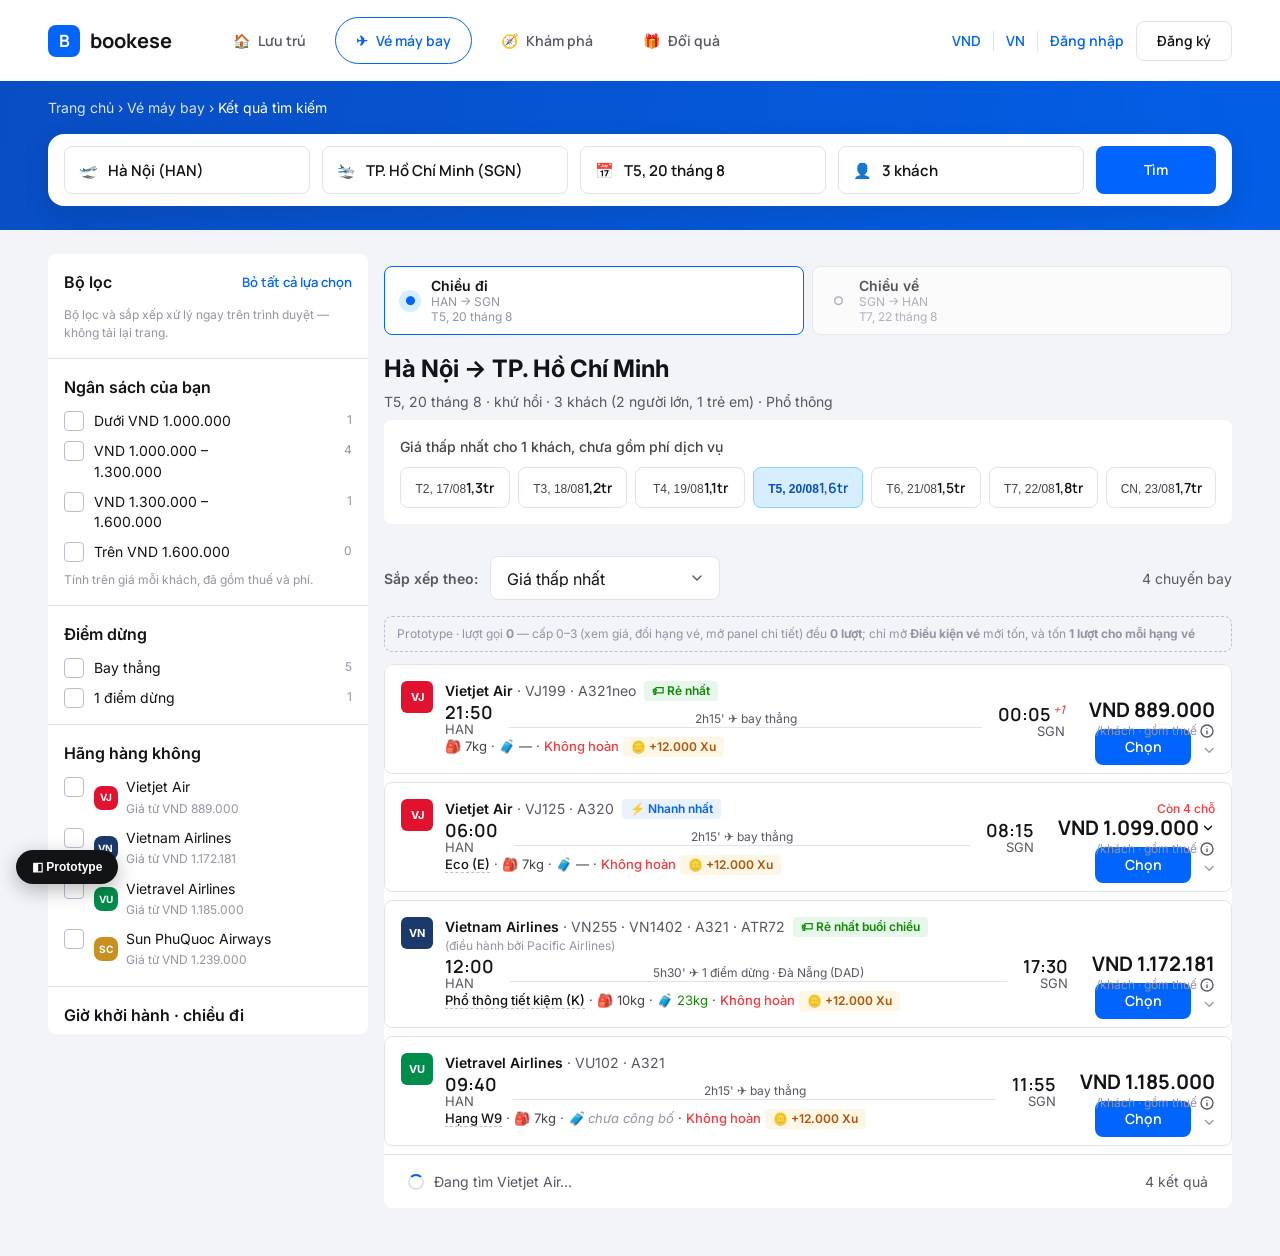
<file: ket-qua.html>
<!doctype html>
<html lang="vi">
<head>
<meta charset="utf-8">
<meta name="robots" content="noindex, nofollow">
<meta name="viewport" content="width=device-width, initial-scale=1">
<title>M2 + M3 · Kết quả tìm kiếm — Bookese</title>
<link rel="preconnect" href="https://fonts.googleapis.com">
<link rel="preconnect" href="https://fonts.gstatic.com" crossorigin>
<link href="https://fonts.googleapis.com/css2?family=Inter:wght@400;500;600;700&family=Manrope:wght@400;500;600;700&display=swap" rel="stylesheet">
<link rel="stylesheet" href="assets/tokens.css">
<link rel="stylesheet" href="assets/components.css">
<style>
  .searchstrip { background: linear-gradient(100deg, rgba(8,77,197,.94), rgba(0,100,253,.74)), #0B4EA2; padding: 0 0 24px; }
  .minisearch { background: #fff; border-radius: var(--r-surface); box-shadow: var(--shadow-search); padding: 12px 16px;
                display: grid; grid-template-columns: 1fr 1fr 1fr 1fr auto; gap: 12px; align-items: center; }
  .sortbar { display: flex; align-items: center; gap: 12px; padding: 16px 0; flex-wrap: wrap; }
  .results { background: #fff; border-radius: var(--r-base); overflow: hidden; }
  .stream { padding: 16px 24px; border-top: 1px solid var(--c-border); display: flex; align-items: center; gap: 10px;
            font-size: 14px; color: var(--c-text-label); }
  .listnote { padding: 14px 24px; border-top: 1px solid var(--c-border); font-size: 14px; color: var(--c-text-label); }
  @media (max-width: 1023px) {
    .layout-results { grid-template-columns: minmax(0, 1fr); }
    .filters { display: none; position: static; max-height: none; }
    .filters.is-open { display: block; }
    .minisearch { grid-template-columns: 1fr; }
    .results { background: transparent; }
  }
</style>
</head>
<body class="has-mobilebar">

<header data-header></header>

<!-- ============================================================
     M2 — KẾT QUẢ TÌM KIẾM (§9)  ·  M3 — CHỌN HẠNG VÉ (§10)
     M3 KHÔNG phải trang riêng — nó mở rộng NGAY TRONG DÒNG kết quả.
     ============================================================ -->
<div class="searchstrip">
  <div class="container">
    <nav class="breadcrumb" style="color:rgba(255,255,255,.85)">
      <a href="index.html" style="color:rgba(255,255,255,.85)">Trang chủ</a> ›
      <a href="index.html" style="color:rgba(255,255,255,.85)">Vé máy bay</a> ›
      <span style="color:#fff">Kết quả tìm kiếm</span>
    </nav>
    <form class="minisearch" onsubmit="return false">
      <button class="sfield" type="button"><span aria-hidden="true">🛫</span><span class="sfield__val">Hà Nội (HAN)</span></button>
      <button class="sfield" type="button"><span aria-hidden="true">🛬</span><span class="sfield__val">TP. Hồ Chí Minh (SGN)</span></button>
      <button class="sfield" type="button"><span aria-hidden="true">📅</span><span class="sfield__val">T5, 20 tháng 8</span></button>
      <button class="sfield" type="button"><span aria-hidden="true">👤</span><span class="sfield__val">3 khách</span></button>
      <button class="btn btn--primary" type="submit">Tìm</button>
    </form>
  </div>
</div>

<main class="container" style="padding-top:24px;padding-bottom:48px">
  <div class="layout-results">

    <!-- ===== BỘ LỌC 320px (§9.6) — [DÙNG LẠI §4.1-4] ===== -->
    <aside class="filters" id="filters" aria-label="Bộ lọc">
      <div class="fgroup">
        <div class="fgroup__title">Bộ lọc <button class="btn btn--link" type="button" id="clearAll" style="font-size:13px">Bỏ tất cả lựa chọn</button></div>
        <p class="text-label-large-regular" style="margin:0">Bộ lọc và sắp xếp xử lý ngay trên trình duyệt — không tải lại trang.</p>
      </div>

      <div class="fgroup">
        <div class="fgroup__title">Ngân sách của bạn</div>
        <div class="fgroup__list" data-fgroup="budget">
          <label class="check"><input type="checkbox" value="0-1000000"> Dưới VND 1.000.000 <button class="only-btn" type="button">Lọc riêng</button><span class="check__count">1</span></label>
          <label class="check"><input type="checkbox" value="1000000-1300000"> VND 1.000.000 – 1.300.000 <button class="only-btn" type="button">Lọc riêng</button><span class="check__count">4</span></label>
          <label class="check"><input type="checkbox" value="1300000-1600000"> VND 1.300.000 – 1.600.000 <button class="only-btn" type="button">Lọc riêng</button><span class="check__count">1</span></label>
          <label class="check"><input type="checkbox" value="1600000-99999999"> Trên VND 1.600.000 <button class="only-btn" type="button">Lọc riêng</button><span class="check__count">0</span></label>
        </div>
        <p class="text-label-large-regular" style="margin:8px 0 0">Tính trên giá mỗi khách, đã gồm thuế và phí.</p>
      </div>

      <div class="fgroup">
        <div class="fgroup__title">Điểm dừng</div>
        <div class="fgroup__list" data-fgroup="stops">
          <label class="check"><input type="checkbox" value="0"> Bay thẳng <button class="only-btn" type="button">Lọc riêng</button><span class="check__count">5</span></label>
          <label class="check"><input type="checkbox" value="1"> 1 điểm dừng <button class="only-btn" type="button">Lọc riêng</button><span class="check__count">1</span></label>
        </div>
      </div>

      <div class="fgroup">
        <div class="fgroup__title">Hãng hàng không</div>
        <div class="fgroup__list" data-fgroup="airline" id="fAirlines"></div>
      </div>

      <div class="fgroup">
        <!-- 🔴 §9.6 — khi khứ hồi, giờ khởi hành TÁCH RIÊNG TỪNG CHIỀU -->
        <div class="fgroup__title">Giờ khởi hành · chiều đi</div>
        <div class="fgroup__list" data-fgroup="depart">
          <label class="check"><input type="checkbox" value="0-6"> 00:00 – 05:59 <span class="check__count">0</span></label>
          <label class="check"><input type="checkbox" value="6-12"> 06:00 – 11:59 <span class="check__count">3</span></label>
          <label class="check"><input type="checkbox" value="12-18"> 12:00 – 17:59 <span class="check__count">2</span></label>
          <label class="check"><input type="checkbox" value="18-24"> 18:00 – 23:59 <span class="check__count">1</span></label>
        </div>
      </div>

      <div class="fgroup">
        <div class="fgroup__title">Thời gian bay</div>
        <div class="fgroup__list" data-fgroup="dur">
          <label class="check"><input type="checkbox" value="0-150"> Dưới 2h30' <span class="check__count">5</span></label>
          <label class="check"><input type="checkbox" value="150-240"> 2h30' – 4h00' <span class="check__count">0</span></label>
          <label class="check"><input type="checkbox" value="240-360"> 4h00' – 6h00' <span class="check__count">1</span></label>
          <label class="check"><input type="checkbox" value="360-9999"> Trên 6h00' <span class="check__count">0</span></label>
        </div>
      </div>

      <div class="fgroup">
        <div class="fgroup__title">Hành lý</div>
        <div class="fgroup__list" data-fgroup="bag">
          <!-- ⚠️ RB17 — hành lý là CHUỖI TỰ DO và có thể rỗng.
               KHÔNG thiết kế thanh trượt lọc theo số kg. -->
          <label class="check"><input type="checkbox" value="checked"> Chỉ hiện vé có hành lý ký gửi <span class="check__count">3</span></label>
        </div>
      </div>

      <div class="fgroup">
        <div class="fgroup__title">Hoàn / đổi</div>
        <div class="fgroup__list" data-fgroup="refund">
          <label class="check"><input type="checkbox" value="changeable"> Chỉ hiện vé đổi được <span class="check__count">3</span></label>
        </div>
      </div>

      <div class="fgroup">
        <div class="fgroup__title">Hạng ghế</div>
        <div class="fgroup__list" data-fgroup="cabin">
          <label class="check"><input type="checkbox" value="Y" checked> Phổ thông <span class="check__count">6</span></label>
          <label class="check"><input type="checkbox" value="W"> Phổ thông đặc biệt <span class="check__count">0</span></label>
          <label class="check"><input type="checkbox" value="C"> Thương gia <span class="check__count">0</span></label>
        </div>
      </div>
    </aside>

    <!-- ===== CỘT KẾT QUẢ ===== -->
    <section>
      <!-- ===== §9.9 · THANH CHỈ BÁO CHIỀU — [MỚI 14] =====
           🔴 Bắt buộc có. Dính khi cuộn, ngay dưới hộp tìm kiếm.
           Đã chọn: dấu tích #20BA46 · Đang chọn: chấm đặc #0064FD · Chưa tới: vòng rỗng #9494A4 -->
      <div class="legbar" id="legBar"></div>

      <h1 class="page-title" id="pageTitle">Hà Nội → TP. Hồ Chí Minh</h1>
      <p class="text-body-small-regular u-text-label" style="margin:0 0 8px" id="pageSub">
        T5, 20 tháng 8 · khứ hồi · 3 khách (2 người lớn, 1 trẻ em) · Phổ thông
      </p>

      <!-- §9.9 — dòng thu gọn của chiều đã chọn + dải nhắc chọn chiều còn lại -->
      <div id="legChosen"></div>

      <!-- §9.7 · [MỚI 3] Dải giá 7 ngày lân cận -->
      <div class="card card--pad" style="padding:16px;margin-bottom:16px">
        <p class="text-body-small-medium u-text-secondary" style="margin:0 0 10px">Giá thấp nhất cho 1 khách, chưa gồm phí dịch vụ</p>
        <div class="daystrip" id="daystrip"></div>
      </div>

      <div class="sortbar">
        <label class="text-body-small-semibold" for="sort" style="margin:0">Sắp xếp theo:</label>
        <select class="select" id="sort" style="width:230px">
          <option value="price">Giá thấp nhất</option>
          <option value="dep">Giờ khởi hành sớm nhất</option>
          <option value="arr">Giờ hạ cánh sớm nhất</option>
          <option value="dur">Thời gian bay ngắn nhất</option>
          <option value="stops">Ít điểm dừng nhất</option>
        </select>
        <span class="text-body-small-regular u-text-label" id="countLbl" style="margin-left:auto"></span>
      </div>

      <!-- Chỉ dùng khi trình bày — chứng minh §10.4.1 / RB18 -->
      <p class="callmeter" id="condMeter" style="margin:0 0 12px">
        Prototype · lượt gọi <b>0</b> — cấp 0–3 (xem giá, đổi hạng vé, mở panel chi tiết) đều
        <b>0 lượt</b>; chỉ mở <b>Điều kiện vé</b> mới tốn, và tốn <b>1 lượt cho mỗi hạng vé</b>
      </p>

      <div class="results" id="results"></div>
    </section>
  </div>
</main>

<!-- Thanh dính đáy điện thoại (§9.3) — NỀN ĐẶC, không trong suốt -->
<div class="mobilebar" id="mbFilter">
  <button class="btn btn--secondary" type="button" style="flex:1;min-width:0" onclick="document.getElementById('filters').classList.toggle('is-open')">⚙ Bộ lọc</button>
  <button class="btn btn--secondary" type="button" style="flex:1;min-width:0">↕ Sắp xếp</button>
  <a class="btn btn--secondary" href="index.html" style="flex:1;min-width:0">🔍 Tìm</a>
</div>

<!-- §9.9 · THANH DÍNH ĐÁY 76px — hiện TỪ KHI chọn xong chiều đi.
     Trái: "Đã chọn N/2 chuyến" + giá tạm tính. Phải: nút Tiếp tục, vô hiệu tới khi đủ hai chiều.
     🔴 Chỉ gọi kiểm tra giá MỘT LẦN sau khi chọn đủ hai chiều, không gọi sau mỗi chiều. -->
<div class="tripbar u-hidden" id="tripBar">
  <div class="container tripbar__in">
    <div>
      <div class="tripbar__n" data-trip-count></div>
      <div class="tripbar__p" data-trip-price></div>
    </div>
    <button class="btn btn--primary" type="button" id="tripNext" disabled>Tiếp tục</button>
  </div>
</div>

<!-- ===== §17.3 · HỘP THOẠI GIÁ ĐÃ THAY ĐỔI =====
     🔴 Hai nút PHẢI cùng kích thước, cùng độ nổi bật. Không được làm nút
     "Tiếp tục với giá mới" to hơn / đậm hơn / thuận tay hơn. -->
<div class="overlay" id="dlgPrice" hidden>
  <div class="dialog" role="dialog" aria-modal="true" aria-labelledby="dlgPriceT">
    <div class="dialog__head">
      <span class="dialog__title" id="dlgPriceT">Giá vé vừa thay đổi</span>
      <button class="btn btn--icon dialog__x" type="button" data-close aria-label="Đóng">✕</button>
    </div>
    <div class="dialog__body">
      <div class="sum-row"><span class="sum-row__k">Giá bạn đã xem</span><span class="sum-row__v" id="pOld"></span></div>
      <div class="sum-row"><span class="sum-row__k">Giá hiện tại</span><span class="sum-row__v" id="pNew"></span></div>
      <hr class="u-divider" style="margin:8px 0">
      <div class="sum-row"><span class="sum-row__k">Chênh lệch</span><span class="sum-row__v u-text-error" id="pDiff"></span></div>
      <p class="text-body-small-regular u-text-label" style="margin:16px 0 0">
        Giá vé do hãng hàng không quy định và có thể thay đổi bất cứ lúc nào. Bạn được chọn tiếp tục hoặc tìm chuyến khác.
      </p>
    </div>
    <div class="dialog__foot dialog__foot--equal">
      <button class="btn btn--secondary" type="button" data-close>Tìm chuyến khác</button>
      <button class="btn btn--secondary" type="button" onclick="location.href='thanh-toan.html'">Tiếp tục với giá mới</button>
    </div>
  </div>
</div>

<!-- ===== §10.4.7 · HỘP THOẠI ĐIỀU KIỆN VÉ =====
     🔴 Tiêu đề phụ PHẢI ghi tên hạng vé — khách mở hai hạng liên tiếp mà không có tên
     thì không biết đang đọc cái nào. Nội dung là VĂN BẢN TỰ DO, chiều cao thay đổi,
     cuộn được bên trong. Trên điện thoại là tấm trượt từ đáy, cao tối đa 85%. -->
<div class="overlay" id="dlgCond" hidden>
  <div class="dialog" role="dialog" aria-modal="true" aria-labelledby="condFare">
    <div class="dialog__head">
      <span>
        <span class="dialog__title">Điều kiện giá vé</span>
        <span class="text-body-small-semibold" style="display:block;color:var(--c-text)" id="condFare"></span>
      </span>
      <button class="btn btn--icon dialog__x" type="button" data-close aria-label="Đóng">✕</button>
    </div>
    <div class="dialog__body" id="condBody"></div>
    <div class="dialog__foot"><button class="btn btn--secondary" type="button" data-close>Đóng</button></div>
  </div>
</div>

<!-- ===== §9.8 · GIÁ HẾT HẠN ===== -->
<div class="overlay" id="dlgExpired" hidden>
  <div class="dialog" role="dialog" aria-modal="true" style="max-width:440px">
    <div class="dialog__body" style="text-align:center;padding-top:32px">
      <div style="font-size:34px">⏱</div>
      <h3 class="text-body-large-semibold" style="margin:8px 0">Giá đã hết hạn</h3>
      <p class="text-body-small-regular u-text-label" style="margin:0 0 20px">
        Kết quả này đã cũ. Chúng tôi sẽ tìm lại với đúng điều kiện bạn đã chọn và giữ nguyên bộ lọc.
      </p>
      <button class="btn btn--primary btn--block" type="button" data-close onclick="location.reload()">Tìm lại</button>
    </div>
  </div>
</div>

<div class="toaster"></div>

<script src="assets/app.js"></script>
<script src="assets/data.js"></script>
<script>
(function () {
  BK.mountHeader('vmb');

  /* Bối cảnh tìm kiếm của màn này */
  var PAX = { adt: 2, chd: 1, inf: 0 };
  var PAX_TOTAL = PAX.adt + PAX.chd + PAX.inf;
  var TIER = { key: 'trav', label: 'Du khách', rate: 12000 };  /* xu nội địa / khách / chặng */
  var A = BK.AIRLINES;

  var legsOf = function (f) { return (f.stops || 0) + 1; };
  var childBase = function (f) { return Math.round(f.base * 0.75); };

  /* §10.4.3 · RB26 — HẠNG VÉ ĐANG CHỌN nằm ngay trên dòng kết quả.
     Mặc định là hạng rẻ nhất; khách đổi hạng ngay tại dòng, KHÔNG tốn lượt gọi nào
     vì toàn bộ dữ liệu hạng vé đã nằm trong kết quả tìm kiếm (§10.4.2 cấp 0–3). */
  var SEL = {};
  function curFare(f) { return (f.fares && f.fares.length) ? f.fares[SEL[f.id] || 0] : f; }

  /* ==================================================================
     §9.9 — KHỨ HỒI: CHỌN CHIỀU ĐI RỒI CHỌN CHIỀU VỀ (tuần tự)
     Không dùng hai cột song song: ở 1280px mỗi cột chỉ còn ~620px, không đủ
     cho dòng chuyến bay ở §9.4, và trên điện thoại thì không dựng được.
     ================================================================== */
  var LEGS = BK.TRIP_LEGS;
  var POOL = { go: BK.FLIGHTS, back: BK.FLIGHTS_BACK };
  var curLeg = 0;                       /* chỉ số chặng đang chọn */
  var picked = [null, null];            /* {f, fareIdx} cho từng chặng */

  function legPool() { return POOL[LEGS[curLeg].id]; }
  function pickedTotal() {
    return picked.reduce(function (s, p) { return s + (p ? perAdult(p.f.fares[p.fareIdx] || p.f) : 0); }, 0);
  }
  function pickedCount() { return picked.filter(Boolean).length; }

  /* §9.4.2 · RB30 — hãng BÁN VÉ quyết định tên và logo; hãng KHAI THÁC chỉ là ghi chú.
     Pacific Airlines bán dưới tên Vietnam Airlines, số hiệu mang mã VN.
     🔴 Dòng ghi chú BẮT BUỘC khi hai hãng khác nhau; ẩn hẳn khi trùng. */
  function operatorNote(f) {
    return f.operatedBy ? '<span class="opnote">(điều hành bởi ' + f.operatedBy + ')</span>' : '';
  }
  var perAdult = function (x) { return x.base + x.tax; };          /* GIÁ CHO MỘT KHÁCH (RB9) */
  /* Cùng một chuyến, mỗi hạng vé có điều kiện hoàn khác nhau (§10.4.1) */
  function fareRefundable(x) { return !!(x.refund && /^Hoàn được/.test(x.refund)); }

  /* -------- Bảng tách chi tiết giá (§9.5) — [DÙNG LẠI §4.1-5] -------- */
  /* `fare` (tuỳ chọn) = một dòng trong bảng hạng vé — tooltip phải tính theo
     đúng mức giá của dòng đó, không phải giá thấp nhất của chuyến. */
  function pricePopup(f, fare) {
    var src = fare || f;
    var legs = legsOf(f);
    var fee = BK.SERVICE_FEE_DOMESTIC * legs;                     /* §1.1 */
    var airportTax = src.tax - fee;                               /* phần thuế + phí sân bay */
    var adtFare = src.base * PAX.adt;
    var chdFare = Math.round(src.base * 0.75) * PAX.chd;
    var taxTotal = airportTax * PAX_TOTAL;
    var feeTotal = fee * PAX_TOTAL;
    var grand = adtFare + chdFare + taxTotal + feeTotal;
    var coins = TIER.rate * PAX_TOTAL * legs;

    return '<div class="pricepop">' +
      '<button class="pricepop__btn" type="button" aria-label="Xem chi tiết giá">' +
        '<svg width="16" height="16" viewBox="0 0 24 24" fill="none" stroke="currentColor" stroke-width="2"><circle cx="12" cy="12" r="9"/><path d="M12 16v-4M12 8h.01" stroke-linecap="round"/></svg>' +
      '</button>' +
      '<div class="pricepop__panel" hidden>' +
        '<div class="pp-title">Chi tiết giá</div>' +
        '<div class="pp-sub">Đã bao gồm thuế và phí</div>' +
        '<hr class="pp-hr">' +
        '<div class="pp-title">Giá vé</div>' +
        '<div class="pp-row"><span>Người lớn × ' + PAX.adt + '</span><span>' + BK.money(adtFare) + '</span></div>' +
        (PAX.chd ? '<div class="pp-row"><span>Trẻ em × ' + PAX.chd + '</span><span>' + BK.money(chdFare) + '</span></div>' : '') +
        '<hr class="pp-hr">' +
        '<div class="pp-row"><span>Thuế &amp; phí</span><span>' + BK.money(taxTotal + feeTotal) + '</span></div>' +
        '<div class="pp-row pp-row--sub"><span>Thuế và phí sân bay</span><span>' + BK.money(taxTotal) + '</span></div>' +
        /* §5.2 — phí dịch vụ CHỈ tách thành dòng riêng ở đây, không ở màn bán hàng (RB10) */
        '<div class="pp-row pp-row--sub"><span>Phí dịch vụ Bookese</span><span>' + BK.money(feeTotal) + '</span></div>' +
        '<hr class="pp-hr">' +
        '<div class="pp-row pp-row--total"><span>TỔNG (' + PAX_TOTAL + ' khách)</span><span>' + BK.money(grand) + '</span></div>' +
        /* §5.4 — khối xu: NGOÀI khối tính tiền, sau đường kẻ, không dấu trừ (RB12) */
        '<div class="coin">' +
          '<div class="coin__title"><span aria-hidden="true">🪙</span> Xu nhận sau chuyến bay</div>' +
          '<div class="coin__meta">Hạng ' + TIER.label + '</div>' +
          '<div class="coin__meta">' + BK.coin(TIER.rate).replace(' Xu','') + ' × ' + PAX_TOTAL + ' khách × ' + legs + ' chặng</div>' +
          '<div class="coin__value">' + BK.coin(coins) + '</div>' +
        '</div>' +
        '<p class="pp-foot">Giá vé và thuế phí sân bay do hãng hàng không quy định, Bookese thu hộ. Phí dịch vụ là khoản duy nhất Bookese thu.</p>' +
      '</div></div>';
  }

  /* -------- §9.4 · DÒNG CHUYẾN BAY (thành phần dùng nhiều nhất) -------- */
  /* Hành lý theo ĐÚNG hạng vé đang chọn — đổi hạng thì dòng này đổi theo */
  function baggageLine(f) {
    var x = curFare(f);
    var cabin = x.cabin ? '🎒 Xách tay ' + x.cabin : '<span class="fl-amen__unknown">🎒 Hãng chưa công bố</span>';
    var checked;
    /* 🔴 §16.3 — hai trạng thái rỗng KHÁC NHAU: "không có" ≠ "không biết" */
    if (x.checked === null)      checked = '<span class="fl-amen__unknown">🧳 Hãng chưa công bố</span>';
    else if (x.checked === 0)    checked = '<span class="fl-amen__none">🧳 Không kèm hành lý ký gửi</span>';
    else                         checked = '🧳 Ký gửi ' + x.checked;
    return cabin + ' <span class="fl-amen__sep">·</span> ' + checked;
  }

  /* §10.3 — Tên hạng vé, ba trạng thái. Thiết kế phải chịu được cả ba. */
  function fareNameLine(f) {
    var lb = BK.fareLabel(f.al, curFare(f).code);
    if (lb.state === 'none') return '';                    /* không có cả mã → bỏ dòng, thuộc tính bên dưới tự nói */
    return '<span class="fare-name-line">' + lb.text + '</span>';
  }

  /* ==================================================================
     §9.4.1 · RB29 — HUY HIỆU TRÊN DÒNG CHUYẾN BAY  [MỚI 16]
     🔴 Toàn bộ tính từ TẬP KẾT QUẢ HIỆN CÓ — không tốn thêm lượt gọi nào.
     🔴 Tính lại sau mỗi lần đổi hạng vé và sau mỗi lần lọc lại danh sách.
     🔴 §21-25, §21-26 — cấm bảy loại nhãn áp lực giả (xem trang hệ thống thiết kế).
     ================================================================== */
  var BADGE = {};                        /* id chuyến → huy hiệu nhóm A */
  var minutes = function (d) { var m = /(\d+)h(\d+)/.exec(d); return m ? +m[1] * 60 + +m[2] : 999; };
  function slotOf(dep) {
    var h = +dep.slice(0, 2);
    return h < 6 ? 'buổi đêm' : h < 12 ? 'buổi sáng' : h < 18 ? 'buổi chiều' : 'buổi tối';
  }

  /* Tính lại toàn bộ huy hiệu nhóm A trên TẬP ĐANG HIỂN THỊ */
  function recalcBadges(list) {
    BADGE = {};
    var live = list.filter(function (f) { return !f.soldout; });
    if (!live.length) return;
    var price = function (f) { return perAdult(curFare(f)); };
    var prices = live.map(price), durs = live.map(function (f) { return minutes(f.dur); });
    var pMin = Math.min.apply(null, prices), pMax = Math.max.apply(null, prices);
    var dMin = Math.min.apply(null, durs),   dMax = Math.max.apply(null, durs);
    var sorted = prices.slice().sort(function (a, b) { return a - b; });
    var median = sorted[Math.floor(sorted.length / 2)];
    var weekLow = Math.min.apply(null, [-3, -2, -1, 0, 1, 2, 3].map(function (i) {
      var d = new Date(2026, 7, 20); d.setDate(d.getDate() + i); return BK.priceOfDay(d);
    }));

    /* Điểm "Đáng chọn nhất" — chỉ dùng dữ liệu đã có */
    var score = live.map(function (f) {
      var np = pMax === pMin ? 1 : 1 - (price(f) - pMin) / (pMax - pMin);
      var nd = dMax === dMin ? 1 : 1 - (minutes(f.dur) - dMin) / (dMax - dMin);
      return { f: f, s: 0.5 * np + 0.3 * nd + 0.1 * (f.stops === 0 ? 1 : 0) + 0.1 * (curFare(f).checked ? 1 : 0) };
    }).sort(function (a, b) { return b.s - a.s; });
    /* Chỉ gắn khi hơn chuyến thứ hai ít nhất 5% — sát nút thì nhãn không nói lên điều gì */
    var best = (score.length > 1 && score[0].s >= score[1].s * 1.05) ? score[0].f.id : null;

    /* 🔴 "Rẻ nhất" gắn cho ĐÚNG MỘT chuyến — đồng giá thì lấy chuyến khởi hành sớm nhất */
    var cheapest = live.filter(function (f) { return price(f) === pMin; })
      .sort(function (a, b) { return a.dep.localeCompare(b.dep); })[0];
    var fastest = live.filter(function (f) { return minutes(f.dur) === dMin; })
      .sort(function (a, b) { return a.dep.localeCompare(b.dep); })[0];

    /* Rẻ nhất trong khung giờ của chính nó */
    var slotMin = {};
    live.forEach(function (f) {
      var s = slotOf(f.dep);
      if (slotMin[s] === undefined || price(f) < slotMin[s]) slotMin[s] = price(f);
    });

    live.forEach(function (f) {
      /* Xét theo THỨ TỰ ƯU TIÊN, gắn cái đầu tiên đúng rồi DỪNG — tối đa 1 huy hiệu */
      if (f === cheapest)                     { BADGE[f.id] = { t: '🏷 Rẻ nhất', c: 'ok' }; return; }
      if (f === fastest)                      { BADGE[f.id] = { t: '⚡ Nhanh nhất', c: 'info' }; return; }
      if (price(f) <= weekLow)                { BADGE[f.id] = { t: '📉 Thấp nhất 7 ngày', c: 'ok' }; return; }
      if (price(f) === slotMin[slotOf(f.dep)]){ BADGE[f.id] = { t: '🏷 Rẻ nhất ' + slotOf(f.dep), c: 'ok' }; return; }
      var pct = Math.floor((1 - price(f) / median) * 100 / 5) * 5;
      if (pct >= 10)                          { BADGE[f.id] = { t: '💰 Rẻ hơn trung bình ' + pct + '%', c: 'ok' }; return; }
      if (f.id === best)                      { BADGE[f.id] = { t: '⭐ Đáng chọn nhất', c: 'warn' }; return; }
    });
  }

  function badgeA(f) {
    var b = BADGE[f.id];
    /* §9.4.3 — cao 20px, bo 4px, chữ 12/600, nối tiếp tên hãng, cách 8px */
    return b ? '<span class="bdg bdg--' + b.c + '">' + b.t + '</span>' : '';
  }

  /* §9.4.8 nhóm B — 🔴 KHÔNG dựng thành chip riêng nữa. Ký gửi, hoàn vé và số chỗ
     đã nằm sẵn trong chuỗi thuộc tính hàng 3 và ở hàng 1, chỉ khác màu chữ. */
  var LOGGED_IN = true;

  /* §10.4.4 — Bảng nổi "Thông tin hạng vé". Nội dung ĐỔI THEO hạng đang chọn.
     🔴 Câu miễn trừ BẮT BUỘC có: đây là dữ liệu tóm tắt, không phải điều kiện vé chính thức. */
  /* 🔴 §21-33 — BỎ HẲN hàng sáu biểu tượng tiện ích khỏi dòng kết quả: nó tốn 28px
     mỗi dòng để nói lại đúng thứ hàng 3 đã viết bằng chữ, mà lại không đọc được.
     Bảng nổi vẫn giữ, nay mở bằng cách bấm TÊN HẠNG VÉ ở hàng 3 (§9.4.4). */
  function amenPopup(f) {
    var cf = curFare(f);
    var chk = cf.checked === null ? '<span class="fl-amen__unknown">Hãng chưa công bố</span>'
            : cf.checked === 0 ? '<span class="fl-amen__none">0 kg</span>' : cf.checked;
    return '<span class="amen">' +
      '<span class="amen__pop" hidden>' +
        '<div class="amen__head">Thông tin hạng vé<button class="btn btn--icon" type="button" data-amen-close aria-label="Đóng" style="width:24px;height:24px;margin-left:auto">✕</button></div>' +
        '<div class="amen__sec">Hành lý miễn cước</div>' +
        '<div class="amen__box">🧳 Ký gửi: <b>' + chk + '</b></div>' +
        '<div class="amen__box">💼 Xách tay: <b>' + (cf.cabin || '—') + '</b></div>' +
        /* Hoàn/đổi lấy theo ĐÚNG hạng vé đang chọn — mỗi hạng một điều kiện khác nhau (§10.4.1) */
        '<div class="amen__sec">Hoàn, đổi vé</div>' +
        '<div class="amen__box' + (fareRefundable(cf) ? '' : ' amen__box--err') + '">' +
          (cf.refund || (f.refundable ? 'Hoàn được' : 'Vé không hoàn')) + '</div>' +
        '<p class="amen__note">⚠ Thông tin trên chỉ mang tính tham khảo, có thể thay đổi theo điều kiện vé. Xem điều kiện vé đầy đủ để biết chính xác.</p>' +
        /* Lối DUY NHẤT từ bảng nổi sang toàn văn — và là chỗ tốn 1 lượt gọi */
        '<button class="btn btn--secondary btn--block" type="button" data-cond="' + f.id + '|' + (SEL[f.id] || 0) + '">Xem điều kiện vé đầy đủ</button>' +
      '</span></span>';
  }

  /* §10.4.3 — Danh sách hạng vé thả xuống từ giá. Đổi hạng = 0 lượt gọi. */
  function farePickList(f) {
    return '<div class="farelist" hidden>' + f.fares.map(function (x, i) {
      var lb = BK.fareLabel(f.al, x.code);
      var nm = lb.state === 'none' ? x.attrs : (lb.state === 'mapped' ? lb.text.replace(/\s*\(.*\)$/, '') : 'Hạng ' + x.code);
      return '<button type="button" class="fareopt' + (i === (SEL[f.id] || 0) ? ' fareopt--on' : '') + '" data-fareopt="' + i + '">' +
        '<span class="fareopt__l"><b>' + nm + '</b>' +
          (x.code ? '<span>Hạng chỗ: ' + x.code + '</span>' : '<span>' + x.attrs + '</span>') + '</span>' +
        '<span class="fareopt__r"><b>' + BK.money(perAdult(x)) + '</b>' +
          '<span' + (x.seats <= 5 ? ' class="u-text-error"' : '') + '>Còn ' + x.seats + ' chỗ</span></span>' +
      '</button>';
    }).join('') + '</div>';
  }

  /* ==================================================================
     §9.4 · RB36 — DÒNG CHUYẾN BAY: BA HÀNG, CAO ~108px
     Bản trước xếp mọi thứ thành khối chồng nhau, ra dòng cao ~570px — màn 1080px
     chỉ thấy hai chuyến, 50 kết quả là cuộn 25 lần. Bản này gói lại còn 108px,
     thấy 5–6 chuyến mỗi màn hình. Không mất thông tin nào: tám thứ được gói lại,
     hai thứ chuyển sang chỗ nói kỹ hơn (§9.4.2).
       Hàng 1 (20px) logo 32 · hãng · số hiệu · tàu bay · huy hiệu · số chỗ
       Hàng 2 (36px) giờ đi — dải thời lượng — giờ đến · giá bên phải
       Hàng 3 (20px) hạng vé · hành lý · hoàn vé · xu · nút Chọn bên phải
     ================================================================== */
  function shortCraft(c) { return String(c).replace(/Airbus |Boeing /g, ''); }

  function flightHTML(f) {
    var al = A[f.al];
    var cf = curFare(f);
    var stopTxt = f.stops === 0 ? 'bay thẳng' : f.stops + ' điểm dừng · ' + f.stopAt;
    var lb = BK.fareLabel(f.al, cf.code);
    var fareName = lb.state === 'none' ? cf.attrs : lb.text;

    /* Nhóm B (§9.4.8) — 🔴 KHÔNG dựng thành chip. Chúng nằm sẵn trong chuỗi
       thuộc tính ở hàng 3, chỉ khác màu chữ. */
    var chk = cf.checked === null ? '<span class="fl-amen__unknown">🧳 chưa công bố</span>'
            : cf.checked === 0 ? '🧳 —'
            : '<span class="u-bag">🧳 ' + cf.checked + '</span>';

    return '<article class="fr' + (f.soldout ? ' fr--soldout' : '') + '" data-id="' + f.id + '">' +
      '<div class="fr__main"' + (f.soldout ? '' : ' data-openpanel') + '>' +
        /* 🔴 §21-35 — logo 32px ở CỘT TRÁI, KHÔNG dựng khối màu đặc 82px */
        '<span class="fr__logo" style="background:' + al.color + '">' + al.short + '</span>' +
        '<div class="fr__col">' +

        /* ---------- HÀNG 1 ---------- */
        '<div class="fr__r1' + (f.operatedBy ? ' fr__r1--op' : '') + '">' +
          '<span class="fr__who">' +
            /* §9.4.5 — điện thoại rút gọn tên hãng, CSS ẩn phần " Airlines" */
            '<b>' + al.name.replace(/ (Airlines|Air|Airways)$/, '<i class="fr__alsuffix"> $1</i>') + '</b>' +
            '<span class="fr__meta"> · ' + f.no + ' · <span class="fr__craft">' + shortCraft(f.craft) + '</span></span>' +
            /* §9.4.9 · RB30 — chỉ khi hai hãng khác nhau */
            (f.operatedBy ? '<span class="fr__op">(điều hành bởi ' + f.operatedBy + ')</span>' : '') +
          '</span>' +
          /* §9.4.8 nhóm A — tối đa MỘT huy hiệu, nối tiếp tên hãng cùng hàng */
          (f.soldout ? '' : badgeA(f)) +
          /* 🔴 §21-36 — CHỈ hiện số chỗ khi ≤ 5. "Còn 32 chỗ" là nhiễu. */
          (f.soldout ? '<span class="fr__seats">Hết chỗ</span>'
                     : (cf.seats <= 5 ? '<span class="fr__seats">Còn ' + cf.seats + ' chỗ</span>' : '')) +
        '</div>' +

        /* ---------- HÀNG 2 ---------- */
        '<div class="fr__r2">' +
          '<span class="fr__t"><b>' + f.dep + '</b><span>' + f.from + '</span></span>' +
          '<span class="fr__mid">' +
            '<span class="fr__dur">' + f.dur + ' ✈ ' + stopTxt + '</span>' +
            '<span class="fr__line"></span>' +
          '</span>' +
          '<span class="fr__t fr__t--to"><b>' + f.arr +
            (f.nextDay ? '<i class="plus1">+1</i>' : '') + '</b><span>' + f.to + '</span></span>' +

          '<span class="fr__price">' +
            (f.soldout || f.fares.length < 2
              ? '<span class="fr__amt">' + BK.money(perAdult(cf)) + '</span>'
              : '<button class="fr__amtbtn" type="button" data-farepick>' +
                  '<span class="fr__amt">' + BK.money(perAdult(cf)) + '</span>' +
                  '<svg width="14" height="14" viewBox="0 0 24 24" fill="none" stroke="currentColor" stroke-width="2.4"><path d="m6 9 6 6 6-6" stroke-linecap="round"/></svg>' +
                '</button>') +
            /* §9.4.2-7 — "Đã bao gồm thuế và phí" rút thành "· gồm thuế" cùng dòng */
            '<span class="fr__per">/khách · gồm thuế' + pricePopup(f, cf) + '</span>' +
            (f.soldout || f.fares.length < 2 ? '' : farePickList(f)) +
          '</span>' +
        '</div>' +

        /* ---------- HÀNG 3 ---------- */
        '<div class="fr__r3">' +
          '<span class="fr__attrs">' +
            /* Bấm tên hạng vé mở bảng nổi "Thông tin hạng vé" (§9.4.4) */
            (lb.state === 'none' ? '' : '<button class="fr__fare" type="button" data-amen>' + fareName + '</button> · ') +
            '🎒 ' + (cf.cabin || '—') + ' · ' + chk + ' · ' +
            (fareRefundable(cf) ? '<span>Hoàn được</span>' : '<span class="u-norefund">Không hoàn</span>') +
            (LOGGED_IN ? ' <span class="coinchip">🪙 +' + TIER.rate.toLocaleString('vi-VN') + ' Xu</span>' : '') +
            amenPopup(f) +
          '</span>' +
          (f.soldout
            ? '<button class="btn btn--secondary fr__cta" type="button" disabled>Hết chỗ</button>'
            : '<button class="btn btn--primary fr__cta" type="button" data-selectleg>Chọn</button>') +
          /* 🔴 §21-34 — bỏ hẳn thanh "Xem hành trình và các hạng vé", chỉ còn mũi ⌄ */
          (f.soldout ? '' : '<span class="fr__chev">⌄</span>') +
        '</div>' +
        '</div>' +
      '</div>' +

      (f.soldout ? '' : '<div class="flight__panel u-hidden" data-panel></div>') +
    '</article>';
  }


  /* -------- §10 · M3 — panel CHỌN HẠNG VÉ mở ngay trong dòng -------- */
  function farePanelHTML(f) {
    /* §10.3 Quy tắc gộp — các mức có CÙNG TÊN HẠNG VÉ và CÙNG hành lý ký gửi
       gộp thành một dòng, lấy giá thấp nhất. Hiển thị tối đa 3 dòng;
       "Xem tất cả các mức giá" mở danh sách đầy đủ, mỗi dòng có mã riêng.
       (Ở prototype dữ liệu mẫu đã gộp sẵn nên chỉ cắt 3 dòng.) */
    var rows = f.fares.slice(0, 3).map(function (x, i) {
      var chk = x.checked === null ? '<span class="fl-amen__unknown">Hãng chưa công bố</span>'
              : x.checked === 0 ? '<span class="fl-amen__none">Không kèm ký gửi</span>'
              : 'Ký gửi ' + x.checked;
      /* §10.3 · RB16 — cột đầu là TÊN HẠNG VÉ dựng từ bảng ánh xạ, ba trạng thái.
         Dòng mô tả thuộc tính chỉ hiện khi thiếu tên ánh xạ. */
      var lb = BK.fareLabel(f.al, x.code);
      var nameCell = lb.state === 'mapped'
        ? lb.text
        : lb.state === 'code'
          ? lb.text + '<span class="fare-name__attrs">' + x.attrs + '</span>'
          : '<span class="fare-name__attrs" style="margin-top:0">' + x.attrs + '</span>';
      /* 🔴 §10.4.5 · RB25 — MỖI DÒNG một liên kết Điều kiện vé, đặt ngay dưới tên hạng.
         §21-19 cấm khối điều kiện vé chung ở đáy panel: mỗi hạng có điều kiện khác nhau. */
      nameCell += '<button class="condlink" type="button" data-cond="' + f.id + '|' + i + '">' +
        '<span data-condicon>ⓘ</span> Điều kiện vé<span data-condtick></span></button>';
      var isSel = i === (SEL[f.id] || 0);
      return '<tr' + (isSel ? ' class="fare-row--on"' : '') + '>' +
        '<td class="fare-name" data-th="Hạng vé">' + nameCell + '</td>' +
        '<td data-th="Hành lý">🎒 ' + x.cabin + '<br>🧳 ' + chk + '</td>' +
        '<td data-th="Hoàn / đổi">' + x.refund + '</td>' +
        '<td data-th="Còn lại">Còn ' + x.seats + ' chỗ</td>' +
        '<td class="fare-price" data-th="Giá 1 khách">' +
          /* §5.2 điều kiện 1 — bảng tách chi tiết LUÔN MỞ ĐƯỢC TỪ MỌI CHỖ CÓ GIÁ.
             §4.1-5 liệt kê tooltip dùng ở M2 · M3 · M4, nên bảng hạng vé (M3) cũng phải có ⓘ. */
          '<div style="display:flex;align-items:center;gap:2px">' +
            '<span class="price price--table">' + BK.money(x.base + x.tax) + '</span>' +
            pricePopup(f, x) +
          '</div>' +
          '<div class="price__note">Đã bao gồm thuế và phí</div>' +
          /* §10.4.5 — hạng ĐANG CHỌN là dòng đầu, nút thành "Đã chọn" vô hiệu */
          (isSel
            ? '<button class="btn btn--secondary" type="button" data-selectleg style="margin-top:10px;height:40px;min-width:100px">Chọn chuyến</button>'
            : '<button class="btn btn--primary" type="button" data-usefare="' + i + '" style="margin-top:10px;height:40px;min-width:100px">Chọn</button>') +
        '</td></tr>';
    }).join('');

    return '<div class="band">HÀNH TRÌNH CHI TIẾT</div>' +
      '<div class="card" style="padding:0 16px">' +
        '<div class="itin">' +
          '<span class="itin__t">' + f.dep + '</span>' +
          '<span><b>' + f.from + '</b> · ' + (f.terminalFrom || 'Nhà ga chính') + '</span>' +
          '<span class="itin__date">T5, 20 tháng 8</span>' +
          '<span class="itin__rail"></span>' +
          '<span class="itin__mid">' + f.dur + ' · ' + f.no + ' · ' + f.craft +
            /* §9.4.2 · RB30 — ghi chú hãng khai thác, cùng cách nói ở mọi màn hình */
            (f.operatedBy ? '<br><span class="opnote">(điều hành bởi ' + f.operatedBy + ')</span>' : '') +
            (f.stops ? '<br>Nối chuyến tại ' + f.stopAt + ' · chờ ' + f.layover : '') + '</span>' +
          '<span></span>' +
          '<span class="itin__t">' + f.arr + (f.nextDay ? '<span class="plus1">+1</span>' : '') + '</span>' +
          '<span><b>' + f.to + '</b> · ' + (f.terminalTo || 'Nhà ga chính') + '</span>' +
          '<span class="itin__date">T5, 20 tháng 8' + (f.nextDay ? ' (+1)' : '') + '</span>' +
        '</div>' +
      '</div>' +

      '<div class="band" style="margin-top:16px">CHỌN HẠNG VÉ</div>' +
      '<table class="fare-table">' +
        '<thead><tr>' +
          '<th>Hạng vé</th><th>Hành lý</th><th>Hoàn / đổi</th><th>Còn lại</th><th class="fare-price">Giá 1 khách</th>' +
        '</tr></thead><tbody>' + rows + '</tbody>' +
      '</table>' +

      (f.fares.length > 3 ? '<div style="text-align:center;margin-top:12px"><button class="btn btn--secondary" type="button">Xem tất cả các mức giá</button></div>' : '') +

      /* 🔴 §21-19 · RB25 — KHÔNG có khối điều kiện vé chung ở đáy panel.
         Mỗi hạng vé có điều kiện khác nhau; liên kết nằm trong từng dòng ở trên. */
      '';
  }

  /* §10.4.8 quy tắc 2 — ĐỆM THEO PHIÊN, khoá theo "{mã chuyến}|{chỉ số hạng vé}".
     ⚠️ Đính chính bản trước: một lượt gọi phủ hết các CHẶNG, nhưng chỉ của MỘT HẠNG VÉ.
     Xem điều kiện của ba hạng cùng một chuyến là BA lượt. */
  var CONDITION_CACHE = {};
  var condCalls = 0, condFail = false;

  function bumpCond() {
    condCalls++;
    var el = document.getElementById('condMeter');
    if (el) el.querySelector('b').textContent = condCalls;
  }

  /* §10.4.7 — Hộp thoại điều kiện vé, KHÔNG phải khối gấp mở trong trang */
  function openCondDialog(key) {
    var parts = key.split('|');
    var f = legPool().filter(function (x) { return x.id === parts[0]; })[0];
    var fare = f.fares[+parts[1]] || f;
    var lb = BK.fareLabel(f.al, fare.code);

    /* 🔴 Tiêu đề phụ PHẢI ghi tên hạng vé — mở hai hạng liên tiếp mà không có tên
       thì khách không biết đang đọc cái nào. */
    document.getElementById('condFare').textContent =
      lb.state === 'none' ? fare.attrs : lb.text;
    var body = document.getElementById('condBody');
    BK.openDialog('#dlgCond');

    if (CONDITION_CACHE[key]) { body.innerHTML = CONDITION_CACHE[key]; return; }   /* 0 lượt */

    body.innerHTML = '<div class="skel skel--line"></div><div class="skel skel--line" style="width:88%"></div><div class="skel skel--line" style="width:64%"></div>';
    bumpCond();
    setTimeout(function () {
      if (condFail) {
        condFail = false;
        body.innerHTML = '<div class="notice notice--error" style="align-items:center">' +
          '<span>Không tải được điều kiện vé. Gọi 078 222 1131 để được tư vấn trước khi đặt.</span>' +
          '<button class="btn btn--secondary" type="button" data-cond="' + key + '" style="margin-left:auto">Thử lại</button></div>';
        return;
      }
      /* §10.4.8 quy tắc 3 — MỘT lượt gọi gộp mọi CHẶNG của cùng một hạng vé */
      var html = LEGS_OF_TRIP.map(function (leg) {
        return '<div class="cond-leg">Chặng bay ' + leg + '</div><div class="freetext">' + CONDITION_TEXT + '</div>';
      }).join('');
      CONDITION_CACHE[key] = html;
      body.innerHTML = html;
      /* Đã xem rồi → liên kết đổi thành "Điều kiện vé ✓" màu #43434B */
      document.querySelectorAll('[data-cond="' + key + '"]').forEach(function (b) {
        if (!b.classList.contains('condlink')) return;
        b.classList.add('condlink--seen');
        var t = b.querySelector('[data-condtick]'); if (t) t.textContent = ' ✓';
      });
    }, 1400);
  }

  var LEGS_OF_TRIP = ['HAN → SGN'];   /* khứ hồi / đa chặng: thêm chặng vào đây */

  var CONDITION_TEXT =
    '<p><b>Hoàn vé:</b> Vé không được hoàn trong mọi trường hợp, kể cả trước giờ khởi hành. ' +
    'Thuế và phí sân bay được hoàn lại theo quy định của hãng sau khi trừ chi phí xử lý.</p>' +
    '<p><b>Đổi chuyến:</b> Được đổi sang chuyến khác cùng hành trình, phí đổi 360.000đ mỗi khách mỗi chặng, ' +
    'cộng chênh lệch giá vé nếu có. Yêu cầu đổi phải gửi trước giờ khởi hành ít nhất 3 giờ.</p>' +
    '<p><b>Hành lý:</b> Mỗi khách được mang 1 kiện xách tay tối đa 10kg, kích thước không quá 56×36×23cm, ' +
    'và 1 kiện ký gửi 23kg. Hành lý quá cước tính phí tại sân bay theo biểu giá của hãng.</p>' +
    '<p><b>Trẻ em và em bé:</b> Em bé dưới 2 tuổi không có ghế riêng và không được hưởng tiêu chuẩn hành lý ký gửi.</p>' +
    '<p class="u-text-faint">Nội dung điều kiện vé do hãng hàng không cung cấp. Bookese hiển thị nguyên trạng.</p>';

  /* -------- Vẽ danh sách -------- */
  var host = document.getElementById('results');
  var VISIBLE = legPool().slice();

  function sortList(list, by) {
    var c = {
      price: function (a, b) { return perAdult(curFare(a)) - perAdult(curFare(b)); },
      dep:   function (a, b) { return a.dep.localeCompare(b.dep); },
      arr:   function (a, b) { return a.arr.localeCompare(b.arr); },
      dur:   function (a, b) { return parseInt(a.dur) - parseInt(b.dur); },
      stops: function (a, b) { return a.stops - b.stops; }
    }[by];
    return list.slice().sort(c);
  }

  function draw(list, opts) {
    opts = opts || {};
    /* 🔴 §9.4.1 — huy hiệu tính lại trên TẬP KẾT QUẢ SAU KHI LỌC.
       Giữ nhãn cũ trên tập mới là nói sai (§21 điều cấm số 7 của nhóm nhãn). */
    recalcBadges(list);
    document.getElementById('countLbl').textContent = list.length + ' chuyến bay';
    if (!list.length) {
      /* §16.2 — hai trạng thái rỗng khác nhau cho hai nguyên nhân khác nhau */
      host.innerHTML = opts.filtered
        ? '<div class="empty"><div class="empty__art">🔎</div>' +
            '<div class="empty__title">Không có chuyến nào khớp bộ lọc</div>' +
            '<p class="empty__sub">Bỏ bớt điều kiện để xem thêm lựa chọn</p>' +
            '<button class="btn btn--primary" type="button" onclick="document.getElementById(\'clearAll\').click()">Bỏ tất cả lựa chọn</button></div>'
        : '<div class="empty"><div class="empty__art">🛫</div>' +
            '<div class="empty__title">Không có chuyến bay phù hợp</div>' +
            '<p class="empty__sub">Thử đổi ngày bay hoặc bỏ bớt bộ lọc</p>' +
            '<button class="btn btn--primary" type="button" onclick="location.reload()">Xem ngày lân cận</button></div>';
      return;
    }
    host.innerHTML = list.map(flightHTML).join('') +
      (opts.stream ? '<div class="stream"><span class="spinner spinner--dark"></span> Đang tìm Vietjet Air…<span style="margin-left:auto">' + list.length + ' kết quả</span></div>' : '') +
      /* §9.8 — một hãng lỗi: ghi chú nhỏ cuối danh sách, không chặn cả trang */
      (opts.airlineError ? '<p class="listnote">Không lấy được kết quả từ Bamboo Airways. Các hãng khác vẫn hiển thị đầy đủ.</p>' : '');
  }

  /* -------- Bộ lọc hãng bay (§9.6 · kèm logo và "Giá từ") -------- */
  (function () {
    var seen = {};
    legPool().forEach(function (f) {
      if (!seen[f.al] || perAdult(curFare(f)) < seen[f.al]) seen[f.al] = perAdult(curFare(f));
    });
    document.getElementById('fAirlines').innerHTML = Object.keys(seen).map(function (k) {
      return '<label class="check"><input type="checkbox" value="' + k + '">' +
        '<span style="display:flex;align-items:center;gap:8px;flex:1">' +
          '<span class="airline__logo" style="width:24px;height:24px;font-size:10px;background:' + A[k].color + '">' + A[k].short + '</span>' +
          '<span>' + A[k].name + '<br><span class="text-label-large-regular">Giá từ ' + BK.money(seen[k]) + '</span></span>' +
        '</span><button class="only-btn" type="button">Lọc riêng</button></label>';
    }).join('');
  })();

  function applyFilters() {
    var picked = function (g) {
      return Array.prototype.slice.call(document.querySelectorAll('[data-fgroup="' + g + '"] input:checked')).map(function (i) { return i.value; });
    };
    var al = picked('airline'), st = picked('stops'), bag = picked('bag'), rf = picked('refund'), bud = picked('budget');
    var out = legPool().filter(function (f) {
      if (al.length && al.indexOf(f.al) < 0) return false;
      if (st.length && st.indexOf(String(f.stops)) < 0) return false;
      if (bag.length && !(f.checked)) return false;
      if (rf.length && !f.changeable) return false;
      if (bud.length) {
        var p = perAdult(curFare(f));
        var ok = bud.some(function (r) { var a = r.split('-'); return p >= +a[0] && p < +a[1]; });
        if (!ok) return false;
      }
      return true;
    });
    VISIBLE = out;
    draw(sortList(out, document.getElementById('sort').value), { filtered: true });
  }

  document.getElementById('filters').addEventListener('change', applyFilters);
  document.getElementById('filters').addEventListener('click', function (e) {
    var b = e.target.closest('.only-btn'); if (!b) return;
    e.preventDefault();
    var group = b.closest('[data-fgroup]');
    group.querySelectorAll('input').forEach(function (i) { i.checked = false; });
    b.closest('.check').querySelector('input').checked = true;
    applyFilters();
  });
  document.getElementById('clearAll').addEventListener('click', function () {
    document.querySelectorAll('#filters input[type="checkbox"]').forEach(function (i) { i.checked = false; });
    applyFilters();
  });
  document.getElementById('sort').addEventListener('change', function () {
    draw(sortList(VISIBLE, this.value), {});
  });

  /* §10.4.3 — đổi hạng vé: vẽ lại đúng dòng đó, giữ nguyên panel nếu đang mở.
     🔴 KHÔNG tải lại, KHÔNG gọi lượt nào (đã đo trên trang đối tác: 0 lượt). */
  function useFare(art, idx) {
    var f = legPool().filter(function (x) { return x.id === art.getAttribute('data-id'); })[0];
    SEL[f.id] = idx;
    /* 🔴 §9.4.1 — đổi sang hạng đắt hơn thì nhãn "Rẻ nhất" phải BIẾN MẤT */
    recalcBadges(legPool());
    var wasOpen = art.querySelector('[data-panel]') && !art.querySelector('[data-panel]').classList.contains('u-hidden');
    var fresh = document.createElement('div');
    fresh.innerHTML = flightHTML(f);
    var node = fresh.firstChild;
    art.replaceWith(node);
    if (wasOpen) {
      var p = node.querySelector('[data-panel]');
      p.innerHTML = farePanelHTML(f);
      p.classList.remove('u-hidden');
      node.classList.add('fr--open');
      markSeenLinks(p);
    }
  }

  /* Liên kết của hạng đã xem điều kiện → "Điều kiện vé ✓" màu #43434B */
  function markSeenLinks(root) {
    (root || document).querySelectorAll('.condlink[data-cond]').forEach(function (b) {
      if (!CONDITION_CACHE[b.getAttribute('data-cond')]) return;
      b.classList.add('condlink--seen');
      var t = b.querySelector('[data-condtick]'); if (t) t.textContent = ' ✓';
    });
  }

  /* Bấm ra ngoài thì đóng danh sách hạng vé và bảng nổi tiện ích */
  document.addEventListener('click', function (e) {
    if (!e.target.closest('.fr__price, .farelist')) document.querySelectorAll('.farelist').forEach(function (l) { l.hidden = true; });
    if (!e.target.closest('[data-amen], .amen__pop')) document.querySelectorAll('.amen__pop').forEach(function (p) { p.hidden = true; });
  });

  /* -------- Mở panel hạng vé (M3) -------- */
  host.addEventListener('click', function (e) {
    /* §9.4.4 — 🔴 CẢ DÒNG bấm được để mở panel chi tiết.
       Bốn vùng con (nút Chọn · giá có ▾ · biểu tượng ⓘ · tên hạng vé) tự chặn
       sự kiện lan lên dòng cha, nếu không bấm Chọn sẽ vừa đặt vừa bung panel. */
    var t = e.target.closest('[data-openpanel]');
    if (t && !e.target.closest('[data-selectleg],[data-farepick],[data-amen],.pricepop,.farelist,.amen__pop')) {
      var art = t.closest('.fr');
      var panel = art.querySelector('[data-panel]');
      var f = legPool().filter(function (x) { return x.id === art.getAttribute('data-id'); })[0];
      var opening = panel.classList.contains('u-hidden');
      if (opening) {
        /* 🔴 §10.7 — MỞ PANEL CHI TIẾT = 0 LƯỢT GỌI. */
        panel.innerHTML = farePanelHTML(f);
        panel.classList.remove('u-hidden');
        art.classList.add('fr--open');
        markSeenLinks(panel);
        panel.scrollIntoView({ behavior: 'smooth', block: 'nearest' });
      } else {
        panel.classList.add('u-hidden');
        art.classList.remove('fr--open');
      }
      return;
    }

    /* §10.4.3 — bấm vào GIÁ: mở danh sách hạng vé. 0 lượt gọi. */
    var fp = e.target.closest('[data-farepick]');
    if (fp) {
      var list = fp.closest('.fr__price').querySelector('.farelist');
      var willOpen = list.hidden;
      document.querySelectorAll('.farelist').forEach(function (l) { l.hidden = true; });
      list.hidden = !willOpen;
      e.stopPropagation();
      return;
    }

    /* §10.4.3 — chọn một hạng: giá đổi NGAY, danh sách đóng lại, KHÔNG gọi lượt nào */
    var opt = e.target.closest('[data-fareopt]');
    if (opt) { useFare(opt.closest('.fr'), +opt.getAttribute('data-fareopt')); return; }
    var uf = e.target.closest('[data-usefare]');
    if (uf) { useFare(uf.closest('.fr'), +uf.getAttribute('data-usefare')); return; }

    /* §10.4.4 — bảng nổi "Thông tin hạng vé". 0 lượt gọi. */
    var ab = e.target.closest('[data-amen]');
    if (ab) {
      var pop = ab.parentElement.querySelector('.amen__pop');
      var open = pop.hidden;
      document.querySelectorAll('.amen__pop').forEach(function (p) { p.hidden = true; });
      pop.hidden = !open;
      e.stopPropagation();
      return;
    }
    if (e.target.closest('[data-amen-close]')) {
      e.target.closest('.amen__pop').hidden = true; return;
    }

    /* §10.4.7 — liên kết Điều kiện vé của MỘT hạng vé: đây là chỗ tốn 1 lượt gọi */
    var cl = e.target.closest('[data-cond]');
    if (cl) { openCondDialog(cl.getAttribute('data-cond')); return; }

    /* §10.6 — bấm "Chọn": kiểm tra lại giá và chỗ (1–3 giây).
       🔴 Trạng thái chờ đặt TRÊN CHÍNH NÚT, không chuyển màn hình tải toàn trang. */
    var pick = e.target.closest('[data-pick]');
    if (pick) {
      var old = +pick.getAttribute('data-pick');
      var txt = pick.innerHTML;
      pick.classList.add('btn--busy');
      pick.style.minWidth = '190px';
      pick.innerHTML = '<span class="spinner"></span> Đang kiểm tra giá và chỗ…';
      setTimeout(function () {
        pick.classList.remove('btn--busy'); pick.style.minWidth = ''; pick.innerHTML = txt;
        if (window.__forcePriceChange) {
          var neu = old + 140000;
          document.getElementById('pOld').textContent = BK.money(old);
          document.getElementById('pNew').textContent = BK.money(neu);
          document.getElementById('pDiff').textContent = '+ ' + BK.money(140000);
          BK.openDialog('#dlgPrice');
          return;
        }
        location.href = 'thanh-toan.html';
      }, 1600);
      return;
    }

    /* §9.9 — CHỌN CHUYẾN CHO CHẶNG ĐANG XEM.
       🔴 Chỉ gọi kiểm tra giá MỘT LẦN sau khi chọn đủ hai chiều, không gọi sau mỗi chiều. */
    var sel = e.target.closest('[data-selectleg]');
    if (sel) {
      var art2 = sel.closest('.fr');
      var f2 = legPool().filter(function (x) { return x.id === art2.getAttribute('data-id'); })[0];
      picked[curLeg] = { f: f2, fareIdx: SEL[f2.id] || 0 };
      if (curLeg < LEGS.length - 1 && !picked[curLeg + 1]) curLeg++;   /* tự sang chặng tiếp theo */
      renderLeg();
    }
  });

  /* ---------- §9.9 · Thanh chỉ báo chiều · dòng thu gọn · thanh dính đáy ---------- */
  function renderLegBar() {
    document.getElementById('legBar').innerHTML = LEGS.map(function (lg, i) {
      var st = picked[i] ? 'done' : (i === curLeg ? 'now' : 'todo');
      var mark = st === 'done' ? '✓' : st === 'now' ? '●' : '○';
      return '<button type="button" class="legstep legstep--' + st + '" data-gotoleg="' + i + '">' +
        '<span class="legstep__m">' + mark + '</span>' +
        '<span><b>' + lg.label + '</b><span>' + lg.route + '</span><span>' + lg.date + '</span></span>' +
      '</button>';
    }).join('');
  }

  function chosenRowHTML(i) {
    var p = picked[i]; if (!p) return '';
    var f = p.f, x = f.fares[p.fareIdx] || f, al = A[f.al];
    var lb = BK.fareLabel(f.al, x.code);
    return '<div class="legpicked">' +
      '<span class="legpicked__tick">✓</span>' +
      '<span class="airline__logo" style="width:32px;height:32px;font-size:11px;background:' + al.color + '">' + al.short + '</span>' +
      '<span class="legpicked__b"><b>' + LEGS[i].label + ' đã chọn</b>' +
        '<span>' + al.name + ' · ' + f.no + ' · ' + f.dep + '–' + f.arr +
        (f.operatedBy ? ' · <i>điều hành bởi ' + f.operatedBy + '</i>' : '') + '</span>' +
        '<span>' + (lb.state === 'none' ? x.attrs : lb.text) + ' · <b>' + BK.money(perAdult(x)) + '</b> /khách</span>' +
      '</span>' +
      /* 🔴 Bấm Đổi → quay lại danh sách chặng đó; chặng còn lại GIỮ NGUYÊN lựa chọn */
      '<button class="btn btn--secondary" type="button" data-gotoleg="' + i + '" style="min-width:72px">Đổi</button>' +
    '</div>';
  }

  function renderLeg() {
    renderLegBar();

    var box = document.getElementById('legChosen');
    box.innerHTML = LEGS.map(function (lg, i) { return i === curLeg ? '' : chosenRowHTML(i); }).join('') +
      /* Dải nhắc — dùng lại dải tiêu đề của bảng phòng (#D6EEFF + viền #83D5FF) */
      (picked[curLeg] ? '' : '<div class="band" style="margin:12px 0 16px">ⓘ Chọn chuyến bay ' +
        LEGS[curLeg].label.toLowerCase() + ' · ' + LEGS[curLeg].route + ' · ' + LEGS[curLeg].date + '</div>');

    document.getElementById('pageTitle').textContent = LEGS[curLeg].city;
    document.getElementById('pageSub').textContent =
      LEGS[curLeg].date + ' · khứ hồi · 3 khách (2 người lớn, 1 trẻ em) · Phổ thông';

    /* 🔴 Bộ lọc áp RIÊNG cho chặng đang chọn — lọc chiều về không làm mất lựa chọn chiều đi */
    applyFilters();

    /* Thanh dính đáy: hiện TỪ KHI chọn xong chặng đầu tiên */
    var bar = document.getElementById('tripBar');
    var n = pickedCount();
    bar.classList.toggle('u-hidden', n === 0);
    document.body.classList.toggle('has-tripbar', n > 0);
    bar.querySelector('[data-trip-count]').textContent = 'Đã chọn ' + n + '/' + LEGS.length + ' chuyến';
    bar.querySelector('[data-trip-price]').innerHTML =
      (n === LEGS.length ? 'Tổng ' : 'Tạm tính ') + '<b>' + BK.money(pickedTotal()) + '</b> /khách' +
      (n === LEGS.length ? ' × 3 khách' : '');
    document.getElementById('tripNext').disabled = n < LEGS.length;
    window.scrollTo({ top: 0, behavior: 'smooth' });
  }

  document.addEventListener('click', function (e) {
    var g = e.target.closest('[data-gotoleg]'); if (!g) return;
    curLeg = +g.getAttribute('data-gotoleg');
    renderLeg();
  });

  /* Chỉ tới đây mới kiểm tra giá — MỘT LẦN cho cả hành trình (§9.9) */
  document.getElementById('tripNext').addEventListener('click', function () {
    var b = this;
    b.classList.add('btn--busy');
    b.innerHTML = '<span class="spinner"></span> Đang kiểm tra giá và chỗ…';
    setTimeout(function () { location.href = 'thanh-toan.html'; }, 1600);
  });

  /* -------- Dải giá 7 ngày (§9.7) -------- */
  (function () {
    var center = new Date(2026, 7, 20);
    var html = '';
    for (var i = -3; i <= 3; i++) {
      var d = new Date(center); d.setDate(d.getDate() + i);
      html += '<button type="button" class="dayslot' + (i === 0 ? ' dayslot--active' : '') + '">' +
        '<span class="dayslot__d">' + BK.dateShort(d) + '</span>' +
        '<span class="dayslot__p">' + BK.moneyShort(BK.priceOfDay(d)) + '</span></button>';
    }
    document.getElementById('daystrip').innerHTML = html;
  })();

  /* -------- Khởi động: §9.8 kết quả về THEO LUỒNG, hiện dần -------- */
  renderLegBar();

  function streamIn() {
    var sorted = sortList(legPool(), 'price');
    var n = 2;
    draw(sorted.slice(0, n), { stream: true });
    var id = setInterval(function () {
      n += 2;
      if (n >= sorted.length) {
        clearInterval(id);
        draw(sorted, { airlineError: true });
      } else {
        draw(sorted.slice(0, n), { stream: true });
      }
    }, 900);
  }
  streamIn();

  /* -------- Chuyển trạng thái để trình bày (§9.8 · bảy trạng thái) -------- */
  BK.onProtoState = function (id) {
    window.__forcePriceChange = false;
    if (id === 'stream')   { streamIn(); }
    if (id === 'normal')   { draw(sortList(legPool(), 'price'), {}); }
    if (id === 'alerr')    { draw(sortList(legPool(), 'price'), { airlineError: true }); }
    if (id === 'empty')    { draw([], {}); }
    if (id === 'fempty')   { draw([], { filtered: true }); }
    if (id === 'expired')  { BK.openDialog('#dlgExpired'); }
    if (id === 'pchange')  { window.__forcePriceChange = true; BK.toast('Đã bật mô phỏng "giá thay đổi" — mở một chuyến và bấm Chọn'); }
    if (id === 'condfail') { condFail = true; BK.toast('Đã bật mô phỏng lỗi — mở một chuyến và bấm "Xem điều kiện vé"'); }
    if (id === 'restore')  { BK.toast('Khôi phục nguyên trạng: giữ bộ lọc và vị trí cuộn'); }
  };
  BK.mountProto([
    { id: 'stream',  label: 'Đang tìm' },
    { id: 'normal',  label: 'Đủ kết quả' },
    { id: 'alerr',   label: 'Một hãng lỗi' },
    { id: 'empty',   label: 'Không có chuyến' },
    { id: 'fempty',  label: 'Lọc hết kết quả' },
    { id: 'expired', label: 'Giá hết hạn' },
    { id: 'pchange', label: 'Giá đã đổi' },
    { id: 'condfail', label: 'Điều kiện vé lỗi' },
    { id: 'restore', label: 'Quay lại từ M4' }
  ]);
})();
</script>
</body>
</html>
</file>
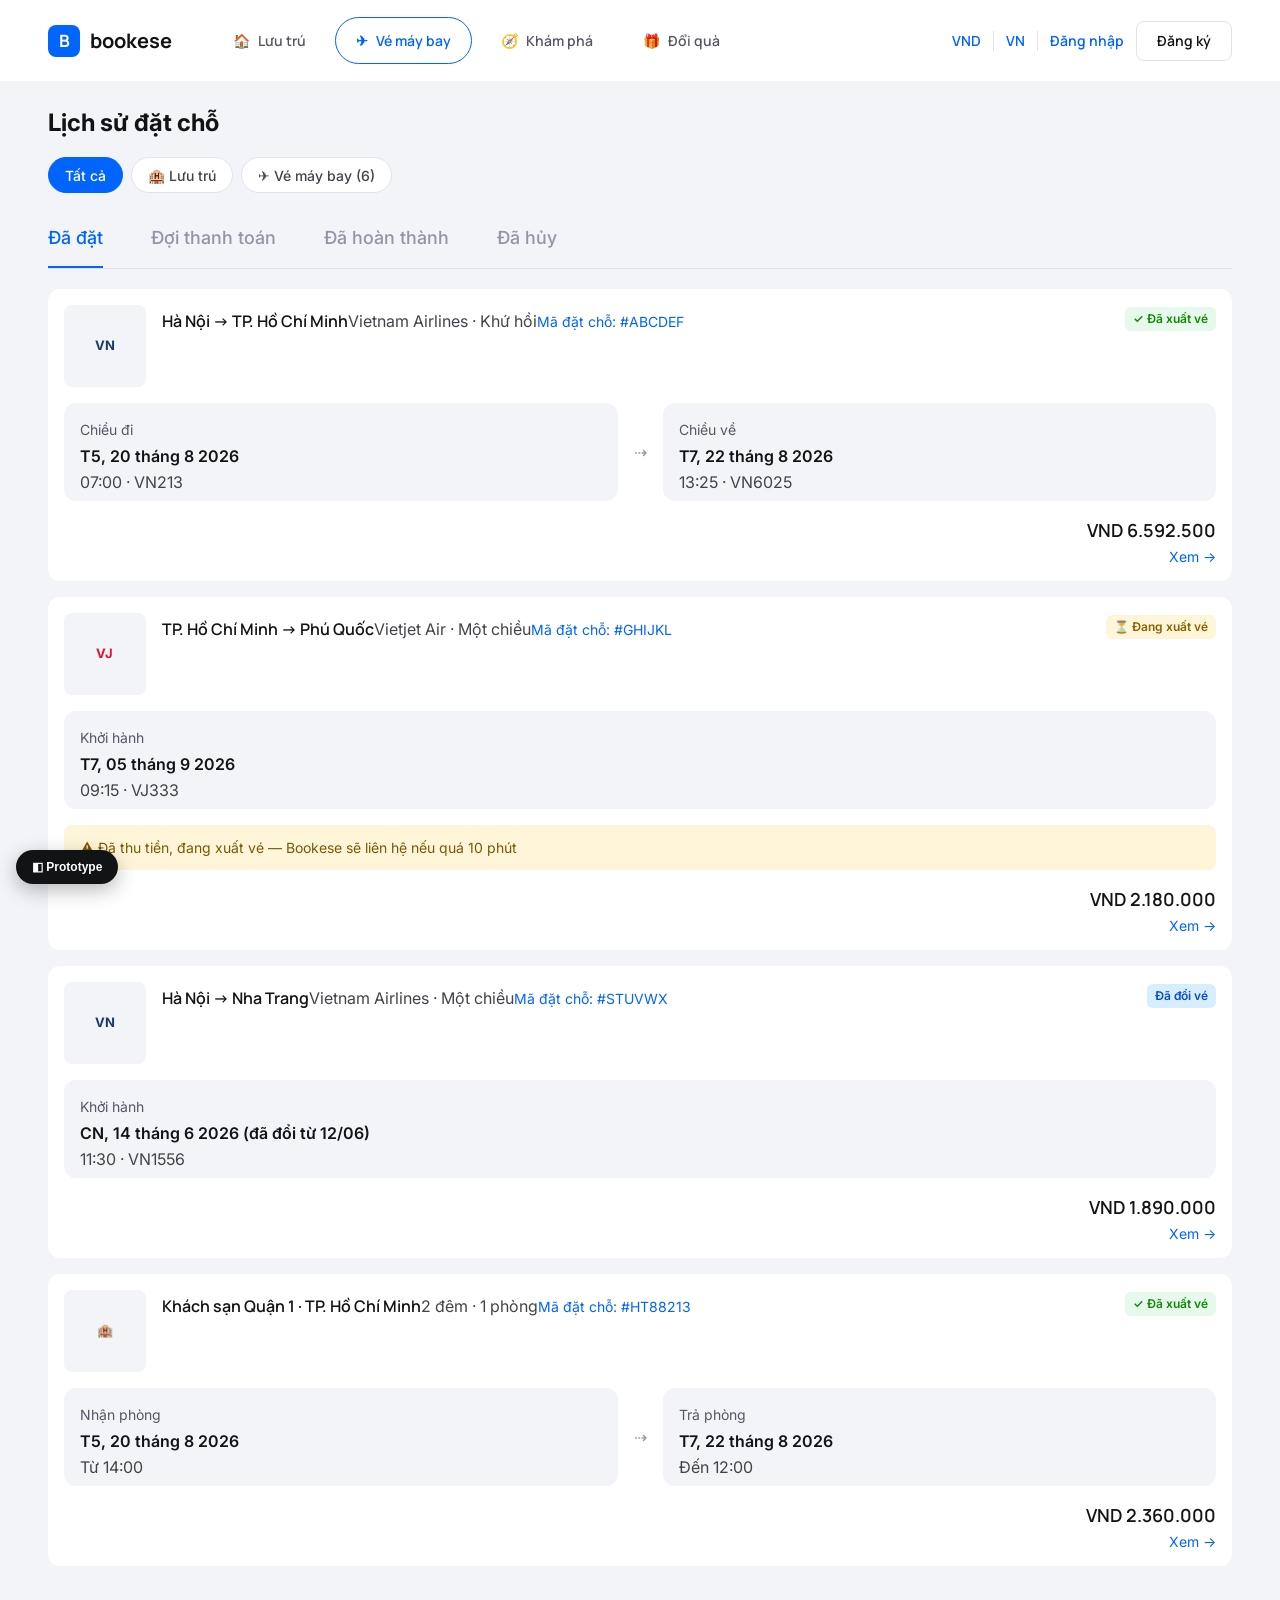
<file: lich-su.html>
<!doctype html>
<html lang="vi">
<head>
<meta charset="utf-8">
<meta name="robots" content="noindex, nofollow">
<meta name="viewport" content="width=device-width, initial-scale=1">
<title>M6 · Lịch sử đặt chỗ — Bookese</title>
<link rel="preconnect" href="https://fonts.googleapis.com">
<link rel="preconnect" href="https://fonts.gstatic.com" crossorigin>
<link href="https://fonts.googleapis.com/css2?family=Inter:wght@400;500;600;700&family=Manrope:wght@400;500;600;700&display=swap" rel="stylesheet">
<link rel="stylesheet" href="assets/tokens.css">
<link rel="stylesheet" href="assets/components.css">
<style>
  /* 🔴 §13 — MỌI QUY CÁCH DƯỚI ĐÂY LẤY TỪ KHẢO SÁT TRANG ĐANG CHẠY
     trang /booking-history và /booking-history/{id} của Bookese.
     Đây là thứ Bookese ĐANG CÓ, không phải đề xuất mới. */

  /* §13.1 — tiêu đề h3-bold, 🔴 ẨN trên điện thoại, chỉ hiện từ lg */
  .bh-title { font-size: 24px; font-weight: 700; margin: 0 0 16px; }
  @media (max-width: 1023px) { .bh-title { display: none; } }

  /* §13.2 — DẢI CHIP loại dịch vụ, đặt TRÊN thanh tab, cách dưới 16px */
  .chips { display: flex; gap: 8px; margin-bottom: 16px; overflow-x: auto; scrollbar-width: none; }
  .chips::-webkit-scrollbar { display: none; }
  .chip {
    height: 36px; padding: 8px 16px; border-radius: 999px; white-space: nowrap;
    border: 1px solid var(--c-border); background: #fff; color: var(--c-text-secondary);
    font-size: 14px; font-weight: 500; cursor: pointer; font-family: inherit;
  }
  .chip--on { background: var(--c-primary); border-color: var(--c-primary); color: #fff; }

  /* §13.2 — THANH TAB: đúng BỐN tab. Gạch dưới 3px, bo góc trên, cuộn ngang, ẩn thanh cuộn.
     🔴 §21-30 cấm thêm tab thứ năm — phân loại bằng dải chip, không bằng tab. */
  .bhtabs { display: flex; border-bottom: 1px solid var(--c-border); overflow-x: auto; scrollbar-width: none; margin-bottom: 20px; }
  .bhtabs::-webkit-scrollbar { display: none; }
  .bhtab {
    border: 0; background: none; cursor: pointer; font-family: inherit; white-space: nowrap;
    margin: 0 24px; padding: 18px 0; font-size: 18px; font-weight: 500; color: var(--c-text-faint);
    border-bottom: 3px solid transparent; border-radius: 3px 3px 0 0; margin-bottom: -1px;
  }
  .bhtab:first-child { margin-left: 0; }
  .bhtab:hover { color: var(--c-primary); }
  .bhtab--on { color: var(--c-primary); border-bottom-color: var(--c-primary); }
  @media (max-width: 1023px) { .bhtabs { position: sticky; top: 60px; z-index: 30; background: var(--c-page); } }

  /* §13.4 — THẺ ĐƠN: bám đúng khung thẻ đơn phòng đang chạy
     ảnh 82×82 · tên và mã · hai hộp ngày có mũi tên ở giữa · giá và liên kết Xem */
  .bcard { background: #fff; border-radius: 12px; padding: 16px; display: flex; flex-direction: column; gap: 16px; margin-bottom: 16px; }
  .bcard__top { display: flex; gap: 16px; align-items: flex-start; }
  .bcard__img {
    width: 82px; height: 82px; flex: none; border-radius: 8px; background: var(--c-page);
    display: grid; place-items: center; font-size: 13px; font-weight: 700; letter-spacing: .02em;
  }
  .bcard__h { flex: 1; min-width: 0; }
  .bcard__t { font-family: Manrope, Inter, sans-serif; font-size: 16px; font-weight: 600; color: var(--c-text); }
  .bcard__sub { font-size: 16px; font-weight: 400; color: var(--c-text-secondary); margin-top: 2px; }
  .bcard__code { display: inline-block; margin-top: 6px; font-size: 14px; color: var(--c-primary); text-decoration: none; }
  .bcard__code:hover { text-decoration: underline; }
  .bcard__st { margin-left: auto; }

  /* Hai hộp ngày, mũi tên 16px ở giữa, nền surface-10, bo 12px, cao 98px */
  .bcard__dates { display: flex; align-items: center; gap: 16px; }
  .bbox { flex: 1; min-width: 0; background: var(--c-page); border-radius: 12px; padding: 16px; }
  .bbox__l { font-size: 14px; color: var(--c-text-label); }
  .bbox__d { font-size: 16px; font-weight: 600; margin: 4px 0 2px; }
  .bbox__x { font-size: 16px; color: var(--c-text-secondary); }
  .bcard__arrow { flex: none; color: var(--c-text-faint); font-size: 16px; }
  .bcard__foot { display: flex; align-items: flex-end; justify-content: flex-end; gap: 4px; flex-direction: column; }
  .bcard__price { font-size: 18px; font-weight: 600; font-family: Manrope, Inter, sans-serif; }
  .bcard__see { font-size: 14px; color: var(--c-primary); background: none; border: 0; cursor: pointer; font-family: inherit; padding: 0; }

  @media (min-width: 1280px) { .bbox { height: 98px; } }
  @media (max-width: 767px) {
    /* §13.4 — điện thoại: xếp dọc; khối giá tách bằng viền trên + đệm 16px, xếp NGANG */
    .bcard__dates { flex-direction: column; align-items: stretch; gap: 8px; }
    .bcard__arrow { transform: rotate(90deg); align-self: center; }
    .bbox__l, .bbox__d, .bbox__x { font-size: 12px; }
    .bcard__foot { flex-direction: row; align-items: center; justify-content: space-between;
      border-top: 1px solid var(--c-border); padding-top: 16px; }
  }

  /* §13.5 — trang chi tiết: TÁM khối theo đúng thứ tự đang chạy */
  .db { padding: 20px 0; border-top: 1px solid var(--c-border); }
  .db:first-child { border-top: 0; padding-top: 0; }
  .db__n { display: inline-grid; place-items: center; width: 20px; height: 20px; border-radius: 50%;
    background: var(--c-page); color: var(--c-text-faint); font-size: 11px; font-weight: 700; margin-right: 8px; }
  .db__t { font-size: 16px; font-weight: 600; margin: 0 0 12px; }
  .kv { display: grid; grid-template-columns: 200px 1fr; gap: 6px 16px; font-size: 14px; }
  .kv dt { color: var(--c-text-label); } .kv dd { margin: 0; }
  @media (max-width: 640px) { .kv { grid-template-columns: 1fr; gap: 2px 0; } .kv dt { margin-top: 8px; } }
  .paxrow { display: flex; gap: 16px; align-items: center; padding: 12px 0; border-bottom: 1px solid var(--c-border); flex-wrap: wrap; }
  .paxrow:last-child { border-bottom: 0; }
  .paxrow__n { flex: 1; min-width: 200px; font-size: 14px; }
  .paxrow__n span { display: block; font-size: 12px; color: var(--c-text-faint); }
  .acts { display: flex; gap: 8px; flex-wrap: wrap; }
  .acts .btn { min-width: 0; padding: 0 14px; font-size: 13px; }
</style>
</head>
<body>

<header data-header></header>

<!-- ============================================================
     M6 — LỊCH SỬ ĐẶT CHỖ (§13)
     ✅ §13.1 — KHÔNG tạo trang riêng cho vé máy bay. Đơn vé máy bay là
     MỘT LOẠI THẺ NỮA trong đúng danh sách /booking-history đang chạy.
     ============================================================ -->
<main class="container" style="padding-top:24px;padding-bottom:64px">
  <h1 class="bh-title">Lịch sử đặt chỗ</h1>

  <!-- §13.2 · DẢI CHIP loại dịch vụ — ẩn cả dải nếu chưa có đơn vé máy bay nào -->
  <div class="chips" id="chips"></div>

  <!-- §13.2 · THANH TAB — đúng BỐN tab đang chạy: BOOKED · PENDING · FINISHED · CANCELLED.
       🔴 Nhãn BOOKED đổi "Đã đặt phòng" → "Đã đặt" (điểm chạm số 1 ở §13.8). -->
  <div class="bhtabs" id="tabs"></div>

  <div id="orders"></div>

  <div class="empty u-hidden" id="emptyBox">
    <div class="empty__art">🎫</div>
    <div class="empty__title" id="emptyT">Bạn chưa có chuyến bay nào</div>
    <p class="empty__sub" id="emptyS">Đặt vé để quản lý đơn của bạn tại đây</p>
    <a class="btn btn--primary" href="index.html">Tìm chuyến bay</a>
  </div>
</main>

<!-- ===================== §13.5 · TRANG CHI TIẾT ĐƠN — TÁM KHỐI ===================== -->
<div class="overlay" id="dlgDetail" hidden>
  <div class="dialog dialog--wide" role="dialog" aria-modal="true" aria-labelledby="dtTitle">
    <div class="dialog__head">
      <span>
        <span class="dialog__title" id="dtTitle"></span>
        <span class="text-body-small-regular u-text-label" id="dtSub"></span>
      </span>
      <button class="btn btn--icon dialog__x" type="button" data-close aria-label="Đóng">✕</button>
    </div>
    <div class="dialog__body" id="dtBody"></div>
  </div>
</div>

<!-- ===================== §13.7 · HOÀN VÉ TỰ PHỤC VỤ (bản 2) =====================
     Dùng lại ba hộp thoại hủy đang có ở luồng đặt phòng, chỉ thay nội dung.
     🔴 Phải hiện SỐ TIỀN NHẬN LẠI TRƯỚC khi khách xác nhận. Hiện "sẽ liên hệ báo sau"
     là cách nhanh nhất tạo một cuộc gọi khiếu nại.
     ============================================================================ -->
<div class="overlay" id="dlgRefund" hidden>
  <div class="dialog" role="dialog" aria-modal="true" aria-labelledby="rfT">
    <div class="dialog__head">
      <span class="dialog__title" id="rfT">Yêu cầu hoàn vé</span>
      <button class="btn btn--icon dialog__x" type="button" data-close aria-label="Đóng">✕</button>
    </div>
    <div class="dialog__body">
      <p class="text-body-small-semibold" style="margin:0 0 12px">Chọn hành khách và chặng cần hoàn</p>
      <div id="rfPax" style="margin-bottom:20px"></div>

      <div class="sum-row"><span class="sum-row__k">Tiền vé</span><span class="sum-row__v">VND 1.252.181</span></div>
      <div class="sum-row"><span class="sum-row__k">Phí hoàn của hãng</span><span class="sum-row__v u-text-error">− VND 500.000</span></div>
      <div class="sum-row"><span class="sum-row__k">Phí xử lý Bookese</span><span class="sum-row__v u-text-error">− VND 100.000</span></div>
      <hr class="u-divider" style="margin:10px 0">
      <div class="sum-total"><span class="sum-total__k">Nhận lại</span><span class="sum-total__v">VND 652.181</span></div>

      <p class="notice notice--warn" style="margin:16px 0 8px">
        <span aria-hidden="true">⚠</span>
        <span>Thuế và phí sân bay được hoàn; phí dịch vụ Bookese không hoàn.</span>
      </p>
      <!-- RB12 — xu là khoản nhận sau chuyến bay, hủy vé thì thu hồi -->
      <p class="notice notice--warn" style="margin:0">
        <span aria-hidden="true">⚠</span>
        <span>Xu đã nhận từ đơn này sẽ bị thu hồi.</span>
      </p>
    </div>
    <div class="dialog__foot dialog__foot--equal">
      <button class="btn btn--secondary" type="button" data-close>Đóng</button>
      <button class="btn btn--secondary" type="button" data-close
              onclick="BK.toast('Đã gửi yêu cầu hoàn vé — Bookese phản hồi trong 4 giờ làm việc')">Gửi yêu cầu</button>
    </div>
  </div>
</div>

<!-- Hộp thoại chung: thẻ hội viên / bổ sung giấy tờ (§13.6) -->
<div class="overlay" id="dlgAdd" hidden>
  <div class="dialog" role="dialog" aria-modal="true" aria-labelledby="addT">
    <div class="dialog__head">
      <span class="dialog__title" id="addT"></span>
      <button class="btn btn--icon dialog__x" type="button" data-close aria-label="Đóng">✕</button>
    </div>
    <div class="dialog__body" id="addBody"></div>
    <div class="dialog__foot">
      <button class="btn btn--secondary" type="button" data-close>Để sau</button>
      <button class="btn btn--primary" type="button" id="addSend" style="height:40px">Gửi cho hãng</button>
    </div>
  </div>
</div>

<div class="toaster"></div>

<script src="assets/app.js"></script>
<script src="assets/data.js"></script>
<script>
(function () {
  BK.mountHeader('vmb');

  /* ==================================================================
     §13.2 — ĐÚNG BỐN TAB. Giá trị kỹ thuật giữ nguyên của trang đang chạy.
     🔴 Nhãn BOOKED đổi từ "Đã đặt phòng" thành "Đã đặt" — đây là điểm chạm
     số 1 trong bảy điểm chạm vào thành phần dùng chung (§13.8).
     ================================================================== */
  var TABS = [
    { v: 'BOOKED',    label: 'Đã đặt' },
    { v: 'PENDING',   label: 'Đợi thanh toán' },
    { v: 'FINISHED',  label: 'Đã hoàn thành' },
    { v: 'CANCELLED', label: 'Đã hủy' }
  ];

  /* §13.3 — CHÍN tình huống vé máy bay, chỉ BỐN ngăn để chứa.
     Đơn đã đổi vé nằm trong BOOKED với nhãn riêng — 🔴 không tạo tab thứ năm. */
  var ST = {
    holding:   { label: 'Đợi thanh toán',        badge: 'warn',    tab: 'PENDING' },
    issuing:   { label: '⏳ Đang xuất vé',        badge: 'warn',    tab: 'BOOKED' },
    issued:    { label: '✓ Đã xuất vé',          badge: 'success', tab: 'BOOKED' },
    manual:    { label: '⚠ Đang xử lý',          badge: 'error',   tab: 'BOOKED' },
    changed:   { label: 'Đã đổi vé',             badge: 'info',    tab: 'BOOKED' },
    finished:  { label: 'Đã hoàn thành',         badge: 'muted',   tab: 'FINISHED' },
    cancelled: { label: 'Đã hủy',                badge: 'muted',   tab: 'CANCELLED' },
    refunding: { label: 'Đã hủy · đang hoàn tiền', badge: 'warn',  tab: 'CANCELLED' },
    refunded:  { label: 'Đã hủy · đã hoàn tiền',   badge: 'muted', tab: 'CANCELLED' }
  };

  var LEG_GO = {
    label: 'Chiều đi', city: 'Hà Nội → TP. Hồ Chí Minh', date: 'T5, 20 tháng 8 2026',
    al: 'VN', no: 'VN213', craft: 'Airbus A321', dep: '07:00', arr: '09:10', dur: "2h10'",
    from: 'HAN', to: 'SGN', termFrom: 'Nhà ga 1', termTo: 'Nhà ga 3',
    fareName: 'Phổ thông tiết kiệm (T)', cabin: '10kg', checked: '23kg', refundable: false, price: 1252181
  };
  var LEG_BACK = {
    label: 'Chiều về', city: 'TP. Hồ Chí Minh → Hà Nội', date: 'T7, 22 tháng 8 2026',
    /* §9.4.9 · RB30 — bán dưới tên Vietnam Airlines, khai thác bởi Pacific */
    al: 'VN', no: 'VN6025', craft: 'Airbus A320', operatedBy: 'Pacific Airlines',
    dep: '13:25', arr: '15:35', dur: "2h10'", from: 'SGN', to: 'HAN',
    termFrom: 'Nhà ga 3', termTo: 'Nhà ga 1',
    fareName: 'Phổ thông tiết kiệm (K)', cabin: '7kg', checked: 0, refundable: false, price: 619000
  };

  var ORDERS = [
    { svc: 'air', code: 'ABCDEF', st: 'issued', booked: '07/08/2026',
      route: 'Hà Nội → TP. Hồ Chí Minh', al: 'VN', trip: 'Khứ hồi',
      legs: [LEG_GO, LEG_BACK], pax: { adt: 2, chd: 1, inf: 1 },
      breakdown: [['Người lớn', 2, 1500000, 586000], ['Trẻ em', 1, 1100000, 464500], ['Em bé', 1, 208600, 0]],
      services: { bag: 302400, seat: 200000, other: 145000 }, coins: 72000,
      tickets: [['NGUYEN VAN A', 'Người lớn', '738-2401234567'],
                ['NGUYEN MINH KHOI', 'Trẻ em', '738-2401234568'],
                ['NGUYEN BAO AN', 'Em bé', '738-2401234569']] },

    { svc: 'air', code: 'GHIJKL', st: 'issuing', booked: '09/08/2026',
      route: 'TP. Hồ Chí Minh → Phú Quốc', al: 'VJ', trip: 'Một chiều',
      warn: 'Đã thu tiền, đang xuất vé — Bookese sẽ liên hệ nếu quá 10 phút',
      legs: [{ label: 'Khởi hành', city: 'TP. Hồ Chí Minh → Phú Quốc', date: 'T7, 05 tháng 9 2026',
               al: 'VJ', no: 'VJ333', craft: 'Airbus A320', dep: '09:15', arr: '10:20', dur: "1h05'",
               from: 'SGN', to: 'PQC', fareName: 'Eco (E)', cabin: '7kg', checked: 0, refundable: false, price: 1090000 }],
      pax: { adt: 2 }, breakdown: [['Người lớn', 2, 890000, 200000]], services: {}, coins: 24000, tickets: [] },

    { svc: 'air', code: 'MNOPQR', st: 'holding', booked: 'Giữ chỗ tới 21:30 hôm nay',
      route: 'Đà Nẵng → Hà Nội', al: 'VU', trip: 'Một chiều',
      legs: [{ label: 'Khởi hành', city: 'Đà Nẵng → Hà Nội', date: 'T4, 26 tháng 8 2026',
               al: 'VU', no: 'VU210', craft: 'Airbus A321', dep: '18:40', arr: '20:00', dur: "1h20'",
               from: 'DAD', to: 'HAN', fareName: 'Eco (E)', cabin: '7kg', checked: 0, refundable: false, price: 1180000 }],
      pax: { adt: 1 }, breakdown: [['Người lớn', 1, 981000, 199000]], services: {}, coins: 12000, tickets: [] },

    { svc: 'air', code: 'STUVWX', st: 'changed', booked: '03/06/2026',
      route: 'Hà Nội → Nha Trang', al: 'VN', trip: 'Một chiều',
      legs: [{ label: 'Khởi hành', city: 'Hà Nội → Nha Trang', date: 'CN, 14 tháng 6 2026 (đã đổi từ 12/06)',
               al: 'VN', no: 'VN1556', craft: 'Airbus A321', dep: '11:30', arr: '13:20', dur: "1h50'",
               from: 'HAN', to: 'CXR', fareName: 'Phổ thông linh hoạt (M)', cabin: '10kg', checked: '23kg', refundable: false, price: 1890000 }],
      pax: { adt: 1 }, breakdown: [['Người lớn', 1, 1537819, 352181]], services: {}, coins: 12000,
      tickets: [['LE THI C', 'Người lớn', '738-2400998877']] },

    { svc: 'air', code: 'YZABCD', st: 'finished', booked: '10/04/2026',
      route: 'TP. Hồ Chí Minh → Đà Nẵng', al: 'VJ', trip: 'Một chiều',
      legs: [{ label: 'Khởi hành', city: 'TP. Hồ Chí Minh → Đà Nẵng', date: 'T2, 14 tháng 4 2026',
               al: 'VJ', no: 'VJ620', craft: 'Airbus A321neo', dep: '06:00', arr: '07:20', dur: "1h20'",
               from: 'SGN', to: 'DAD', fareName: 'Eco (E)', cabin: '7kg', checked: 0, refundable: false, price: 820000 }],
      pax: { adt: 2 }, breakdown: [['Người lớn', 2, 621000, 199000]], services: {}, coins: 24000, coinsPaid: true, tickets: [] },

    { svc: 'air', code: 'EFGHIJ', st: 'refunding', booked: '28/02/2026',
      route: 'Hà Nội → Huế', al: 'VN', trip: 'Một chiều',
      legs: [{ label: 'Khởi hành', city: 'Hà Nội → Huế', date: 'T3, 03 tháng 3 2026',
               al: 'VN', no: 'VN1543', craft: 'ATR72', dep: '15:10', arr: '16:20', dur: "1h10'",
               from: 'HAN', to: 'HUI', fareName: 'Phổ thông tiết kiệm (T)', cabin: '10kg', checked: '23kg', refundable: true, price: 1120000 }],
      pax: { adt: 1 }, breakdown: [['Người lớn', 1, 768000, 352000]], services: {}, coins: 0, tickets: [] },

    { svc: 'stay', code: 'HT88213', st: 'issued', booked: '07/08/2026',
      route: 'Khách sạn Quận 1 · TP. Hồ Chí Minh', al: null, trip: '2 đêm · 1 phòng',
      stayDates: [['Nhận phòng', 'T5, 20 tháng 8 2026', 'Từ 14:00'], ['Trả phòng', 'T7, 22 tháng 8 2026', 'Đến 12:00']],
      pax: { adt: 2 }, breakdown: [['Khách lưu trú', 2, 1080000, 100000]], services: {}, coins: 0, tickets: [] }
  ];

  /* Tổng đơn TÍNH TỪ bảng phân rã — thẻ đơn và trang chi tiết không thể lệch nhau */
  ORDERS.forEach(function (o) {
    o.svcTotal = (o.services.bag || 0) + (o.services.seat || 0) + (o.services.other || 0);
    o.total = o.breakdown.reduce(function (t, r) { return t + (r[2] + r[3]) * r[1]; }, 0) + o.svcTotal;
    o.paxCount = (o.pax.adt || 0) + (o.pax.chd || 0) + (o.pax.inf || 0);
  });

  var fSvc = 'all', fTab = 'BOOKED', PHASE = 1;

  /* ---------- §13.2 · Dải chip + thanh tab ---------- */
  function drawChips() {
    var nAir = ORDERS.filter(function (o) { return o.svc === 'air'; }).length;
    var box = document.getElementById('chips');
    /* Chưa có đơn vé máy bay nào → ẩn CẢ dải chip */
    if (!nAir) { box.classList.add('u-hidden'); return; }
    box.classList.remove('u-hidden');
    box.innerHTML = [['all', 'Tất cả'], ['stay', '🏨 Lưu trú'], ['air', '✈ Vé máy bay (' + nAir + ')']]
      .map(function (c) {
        return '<button class="chip' + (fSvc === c[0] ? ' chip--on' : '') + '" type="button" data-svc="' + c[0] + '">' + c[1] + '</button>';
      }).join('');
  }
  function drawTabs() {
    document.getElementById('tabs').innerHTML = TABS.map(function (t) {
      return '<button class="bhtab' + (fTab === t.v ? ' bhtab--on' : '') + '" type="button" data-tab="' + t.v + '">' + t.label + '</button>';
    }).join('');
  }

  /* ---------- §13.4 · Thẻ đơn — bám đúng khung thẻ đơn phòng ---------- */
  function dateBoxes(o) {
    if (o.stayDates) {
      return '<div class="bcard__dates">' +
        '<div class="bbox"><div class="bbox__l">' + o.stayDates[0][0] + '</div>' +
          '<div class="bbox__d">' + o.stayDates[0][1] + '</div><div class="bbox__x">' + o.stayDates[0][2] + '</div></div>' +
        '<span class="bcard__arrow">⇢</span>' +
        '<div class="bbox"><div class="bbox__l">' + o.stayDates[1][0] + '</div>' +
          '<div class="bbox__d">' + o.stayDates[1][1] + '</div><div class="bbox__x">' + o.stayDates[1][2] + '</div></div>' +
      '</div>';
    }
    var n = o.legs.length;
    var box = function (lg, label) {
      return '<div class="bbox"><div class="bbox__l">' + label + '</div>' +
        '<div class="bbox__d">' + lg.date + '</div>' +
        '<div class="bbox__x">' + lg.dep + ' · ' + lg.no + '</div></div>';
    };
    /* 🔴 Một chiều: CHỈ MỘT hộp chiếm toàn chiều ngang, nhãn "Khởi hành", ẩn mũi tên */
    if (n === 1) return '<div class="bcard__dates">' + box(o.legs[0], 'Khởi hành') + '</div>';
    /* Khứ hồi: hai hộp. Đa chặng: chặng đầu "Bắt đầu" — chặng cuối "Kết thúc" */
    var isRT = n === 2;
    return '<div class="bcard__dates">' +
      box(o.legs[0], isRT ? 'Chiều đi' : 'Bắt đầu') +
      '<span class="bcard__arrow">⇢</span>' +
      box(o.legs[n - 1], isRT ? 'Chiều về' : 'Kết thúc') +
    '</div>';
  }

  function cardHTML(o) {
    var s = ST[o.st];
    var al = o.al ? BK.AIRLINES[o.al] : null;
    return '<article class="bcard" data-code="' + o.code + '">' +
      '<div class="bcard__top">' +
        /* 🔴 Ảnh 82×82 của đơn phòng → LOGO HÃNG BAY trên nền surface-10, canh giữa */
        '<span class="bcard__img"' + (al ? ' style="color:' + al.color + '"' : '') + '>' +
          (al ? al.short : '🏨') + '</span>' +
        '<span class="bcard__h">' +
          '<span class="bcard__t">' + o.route + '</span>' +
          /* Dòng phụ MỚI so với thẻ đơn phòng (điểm chạm số 3 ở §13.8) */
          '<span class="bcard__sub">' + (al ? al.name + ' · ' : '') + o.trip + '</span>' +
          '<a class="bcard__code" href="#" data-detail="' + o.code + '">Mã đặt chỗ: #' + o.code + '</a>' +
        '</span>' +
        '<span class="bcard__st"><span class="badge badge--' + s.badge + '">' + s.label + '</span></span>' +
      '</div>' +
      dateBoxes(o) +
      (o.warn ? '<p class="notice notice--warn" style="margin:0">⚠️ ' + o.warn + '</p>' : '') +
      '<div class="bcard__foot">' +
        '<span class="bcard__price">' + BK.money(o.total) + '</span>' +
        '<button class="bcard__see" type="button" data-detail="' + o.code + '">Xem →</button>' +
      '</div>' +
    '</article>';
  }

  function draw() {
    drawChips(); drawTabs();
    var list = ORDERS.filter(function (o) {
      return (fSvc === 'all' || o.svc === fSvc) && ST[o.st].tab === fTab;
    });
    document.getElementById('orders').innerHTML = list.map(cardHTML).join('');
    var e = document.getElementById('emptyBox');
    e.classList.toggle('u-hidden', list.length > 0);
    if (!list.length) {
      document.getElementById('emptyT').textContent = 'Không có đơn nào ở mục này';
      document.getElementById('emptyS').textContent = 'Thử chọn tab khác hoặc bỏ lọc loại dịch vụ';
    }
  }

  /* ==================================================================
     §13.5 — TRANG CHI TIẾT: TÁM KHỐI, bám đúng thứ tự trang đơn phòng
     ================================================================== */
  function blk(n, title, body) {
    return '<div class="db"><h3 class="db__t"><span class="db__n">' + n + '</span>' + title + '</h3>' + body + '</div>';
  }

  function detailHTML(o) {
    var s = ST[o.st];
    var al = o.al ? BK.AIRLINES[o.al] : null;
    var paxTxt = [o.pax.adt ? o.pax.adt + ' người lớn' : '', o.pax.chd ? o.pax.chd + ' trẻ em' : '',
                  o.pax.inf ? o.pax.inf + ' em bé' : ''].filter(Boolean).join(', ');
    var fare = o.breakdown.reduce(function (t, r) { return t + r[2] * r[1]; }, 0);
    var tax  = o.breakdown.reduce(function (t, r) { return t + r[3] * r[1]; }, 0);

    return (o.warn ? '<p class="notice notice--warn" style="margin:0 0 16px">⚠️ ' + o.warn + '</p>' : '') +

      /* ---- 1 · Tên hành trình + họ tên + mã đặt chỗ ---- */
      blk(1, o.route, '<dl class="kv">' +
        '<dt>Hãng hàng không</dt><dd>' + (al ? al.name : '—') + '</dd>' +
        '<dt>Họ và Tên</dt><dd>Nguyễn Văn A</dd>' +
        '<dt>Mã đặt chỗ</dt><dd><b>#' + o.code + '</b></dd></dl>') +

      /* ---- 2 · Chi tiết chuyến bay (thay "Chi tiết đặt phòng") ---- */
      blk(2, 'Chi tiết chuyến bay', '<dl class="kv">' +
        '<dt>Loại hành trình</dt><dd>' + o.trip + ' · ' + o.legs.length + ' chặng</dd>' +
        '<dt>Số khách</dt><dd>Bạn đã đặt cho ' + o.paxCount + ' khách (' + paxTxt + ')</dd>' +
        o.legs.map(function (lg) {
          return '<dt>' + lg.label + '</dt><dd>' + lg.date + ' · ' + lg.dep + ' – ' + lg.arr + ' · ' + lg.no + '</dd>';
        }).join('') +
        '<dt>Hạng vé</dt><dd>' + o.legs.map(function (lg) { return lg.fareName; }).join(' · ') + '</dd>' +
        '<dt>Trạng thái</dt><dd><span class="badge badge--' + s.badge + '">' + s.label + '</span></dd></dl>') +

      /* ---- 3 · Tóm tắt giá ---- */
      blk(3, 'Tóm tắt giá',
        '<div class="sum-row"><span class="sum-row__k">Giá vé</span><span class="sum-row__v">' + BK.money(fare) + '</span></div>' +
        '<div class="sum-row"><span class="sum-row__k">Thuế &amp; phí</span><span class="sum-row__v">' + BK.money(tax) + '</span></div>' +
        (o.services.bag   ? '<div class="sum-row"><span class="sum-row__k">🧳 Hành lý</span><span class="sum-row__v">' + BK.money(o.services.bag) + '</span></div>' : '') +
        (o.services.seat  ? '<div class="sum-row"><span class="sum-row__k">💺 Chỗ ngồi</span><span class="sum-row__v">' + BK.money(o.services.seat) + '</span></div>' : '') +
        (o.services.other ? '<div class="sum-row"><span class="sum-row__k">🍽 Dịch vụ khác</span><span class="sum-row__v">' + BK.money(o.services.other) + '</span></div>' : '') +
        '<hr class="u-divider" style="margin:10px 0">' +
        '<div class="sum-total"><span class="sum-total__k">Tổng</span><span class="sum-total__v">' + BK.money(o.total) + '</span></div>' +
        /* RB12 — xu là khoản NHẬN SAU, nằm ngoài khối tính tiền, không dấu trừ */
        (o.coins ? '<div class="coin"><div class="coin__title"><span aria-hidden="true">🪙</span> ' +
          (o.coinsPaid ? 'Xu đã nhận' : 'Xu sẽ nhận sau chuyến bay') + '</div>' +
          '<div class="coin__value">' + BK.coin(o.coins) + '</div></div>' : '') +
        '<p class="text-label-large-regular" style="margin:10px 0 0">Dòng “Thuế &amp; phí” đã gồm phí dịch vụ Bookese. Hóa đơn tách bạch từng khoản.</p>') +

      /* ---- 4 · Chi tiết chuyến bay từng chặng ---- */
      blk(4, 'Chi tiết từng chặng', o.legs.map(function (lg) {
        var a = BK.AIRLINES[lg.al];
        return '<div style="padding:12px 0;border-bottom:1px solid var(--c-border)">' +
          '<b class="text-body-semibold">' + lg.label + ' · ' + lg.from + ' → ' + lg.to + '</b>' +
          '<dl class="kv" style="margin-top:6px">' +
            '<dt>Sân bay đi</dt><dd>' + lg.from + (lg.termFrom ? ' · ' + lg.termFrom : '') + ' · ' + lg.dep + '</dd>' +
            '<dt>Sân bay đến</dt><dd>' + lg.to + (lg.termTo ? ' · ' + lg.termTo : '') + ' · ' + lg.arr + '</dd>' +
            '<dt>Chuyến bay</dt><dd>' + a.name + ' · ' + lg.no + ' · ' + lg.craft +
              /* §9.4.9 · RB30 */
              (lg.operatedBy ? '<br><span class="opnote">(điều hành bởi ' + lg.operatedBy + ')</span>' : '') + '</dd>' +
            '<dt>Hạng vé</dt><dd><span class="fare-name-line">' + lg.fareName + '</span></dd>' +
          '</dl></div>';
      }).join('')) +

      /* ---- 5 · Thông tin hành khách (thay "Thông tin phòng") ---- */
      blk(5, 'Thông tin hành khách',
        (o.tickets.length
          ? o.tickets.map(function (t) {
              return '<div class="paxrow"><div class="paxrow__n"><b>' + t[0] + '</b>' +
                '<span>' + t[1] + ' · số vé điện tử ' + t[2] + '</span>' +
                '<span data-memstate>Thẻ hội viên: chưa có</span></div>' +
                '<div class="acts">' +
                  '<button class="btn btn--secondary" type="button" data-add="mem|' + t[0] + '">Thêm / sửa thẻ hội viên</button>' +
                  '<button class="btn btn--secondary" type="button" data-add="doc|' + t[0] + '">Bổ sung giấy tờ</button>' +
                '</div></div>';
            }).join('') + (o.svcTotal ? '<p class="text-label-large-regular" style="margin:10px 0 0">Dịch vụ đã mua: ' +
              [o.services.bag ? '🧳 hành lý' : '', o.services.seat ? '💺 chỗ ngồi' : '', o.services.other ? '🍽 dịch vụ khác' : ''].filter(Boolean).join(' · ') + '</p>' : '')
          : '<p class="text-body-small-regular u-text-faint" style="margin:0">Số vé điện tử sẽ có ngay sau khi xuất vé xong.</p>')) +

      /* ---- 6 · "Tất cả các thông tin có đều chính xác?" ---- */
      blk(6, 'Tất cả các thông tin có đều chính xác?',
        /* 🔴 §13.6 — bản 1: đổi và hoàn là GỬI YÊU CẦU, phải nói rõ kèm cam kết thời gian */
        '<p class="text-body-small-regular u-text-label" style="margin:0 0 12px">' +
          (PHASE === 1
            ? 'Đổi và hoàn vé ở bản này là <b>gửi yêu cầu</b>, không phải tự động — Bookese phản hồi trong <b>4 giờ làm việc</b>.'
            : 'Bạn có thể tự thao tác hoàn vé; số tiền nhận lại hiện đầy đủ trước khi xác nhận.') + '</p>' +
        '<div class="acts">' +
          '<button class="btn btn--secondary" type="button" data-refund>' +
            (PHASE === 1 ? 'Yêu cầu hủy vé' : 'Hoàn vé') + '</button>' +
          '<button class="btn btn--secondary" type="button">Tải vé PDF</button>' +
          '<button class="btn btn--secondary" type="button">Gửi lại email</button>' +
          '<button class="btn btn--secondary" type="button">Chỉnh sửa thông tin hành khách</button>' +
        '</div>') +

      /* ---- 7 · Thông tin liên lạc — 🔴 LIÊN HỆ BOOKESE, không phải hãng bay ---- */
      blk(7, 'Thông tin liên lạc',
        '<dl class="kv">' +
          '<dt>Tổng đài Bookese</dt><dd><b>078 222 1131</b> · 24/7</dd>' +
          '<dt>Email</dt><dd>hotro@bookese.com</dd>' +
        '</dl>' +
        '<p class="notice notice--tip" style="margin:12px 0 0"><span>ⓘ</span><span>' +
        'Bạn mua vé qua Bookese thì <b>Bookese chịu trách nhiệm tuyến đầu</b> — không cần gọi hãng hàng không.' +
        '</span></p>') +

      /* ---- 8 · Điều kiện vé + chính sách hoàn đổi ---- */
      blk(8, 'Điều kiện vé và chính sách hoàn đổi',
        '<div class="freetext">' +
          '<p><b>Hoàn vé:</b> Vé không được hoàn trong mọi trường hợp. Thuế và phí sân bay được hoàn lại theo quy định của hãng sau khi trừ chi phí xử lý.</p>' +
          '<p><b>Đổi chuyến:</b> Phí đổi 360.000đ mỗi khách mỗi chặng, cộng chênh lệch giá vé nếu có.</p>' +
          '<p><b>Đổi tên khách:</b> Không được phép.</p>' +
        '</div>' +
        /* 🔴 §13.5 — bản điều kiện vé LƯU TẠI THỜI ĐIỂM ĐẶT, không gọi lại hệ thống nguồn cung.
           Hai lý do: gọi lại tốn lượt, và điều kiện có thể đã đổi — thứ ràng buộc khách là
           bản họ thấy LÚC BẤM MUA. */
        '<p class="text-label-large-regular" style="margin:10px 0 0">' +
        'Đây là bản điều kiện vé <b>đã lưu lúc bạn đặt (' + o.booked + ')</b>. Bookese không tải lại từ hãng ' +
        'vì điều kiện ràng buộc bạn là bản bạn thấy khi bấm mua.</p>');
  }

  function openDetail(code) {
    var o = ORDERS.filter(function (x) { return x.code === code; })[0];
    if (!o) return;
    if (o.svc === 'stay') { BK.toast('Đơn lưu trú — mở bằng trang chi tiết của luồng đặt phòng'); return; }
    document.getElementById('dtTitle').textContent = o.route;
    document.getElementById('dtSub').textContent = 'Mã đặt chỗ #' + o.code + ' · ' + ST[o.st].label;
    document.getElementById('dtBody').innerHTML = detailHTML(o);
    document.getElementById('dtBody').setAttribute('data-code', o.code);
    BK.openDialog('#dlgDetail');
  }

  /* ---------- Sự kiện ---------- */
  document.getElementById('chips').addEventListener('click', function (e) {
    var b = e.target.closest('[data-svc]'); if (!b) return;
    fSvc = b.getAttribute('data-svc'); draw();
  });
  document.getElementById('tabs').addEventListener('click', function (e) {
    var b = e.target.closest('[data-tab]'); if (!b) return;
    fTab = b.getAttribute('data-tab'); draw();
  });
  document.getElementById('orders').addEventListener('click', function (e) {
    var b = e.target.closest('[data-detail]'); if (!b) return;
    e.preventDefault(); openDetail(b.getAttribute('data-detail'));
  });

  document.getElementById('dlgDetail').addEventListener('click', function (e) {
    if (e.target.closest('[data-refund]')) {
      var o = ORDERS.filter(function (x) { return x.code === document.getElementById('dtBody').getAttribute('data-code'); })[0];
      document.getElementById('rfPax').innerHTML = (o.tickets.length ? o.tickets : [['NGUYEN VAN A', 'Người lớn']])
        .map(function (t, i) {
          return '<label class="check" style="margin-bottom:10px"><input type="checkbox"' + (i === 0 ? ' checked' : '') + '> ' +
            t[0] + ' — ' + o.legs[0].label + ' ' + o.legs[0].from + '→' + o.legs[0].to + '</label>';
        }).join('');
      BK.openDialog('#dlgRefund');
      return;
    }
    /* §13.6 — bổ sung thẻ hội viên / giấy tờ SAU khi đã đặt */
    var a = e.target.closest('[data-add]');
    if (a) {
      var p = a.getAttribute('data-add').split('|');
      window.__addRow = a.closest('.paxrow'); window.__addKind = p[0];
      document.getElementById('addT').textContent =
        (p[0] === 'mem' ? 'Thẻ hội viên hãng bay — ' : 'Bổ sung giấy tờ tùy thân — ') + p[1];
      document.getElementById('addBody').innerHTML = p[0] === 'mem'
        ? '<div class="form-grid">' +
            '<div class="field"><label class="field__label">Hãng</label><select class="select">' +
              Object.keys(BK.AIRLINES).map(function (k) { return '<option>' + BK.AIRLINES[k].name + '</option>'; }).join('') +
            '</select></div>' +
            '<div class="field"><label class="field__label">Số thẻ</label><input class="input" placeholder="Ví dụ: 5901234567"></div>' +
          '</div>' +
          '<p class="notice notice--tip" style="margin:12px 0 0"><span>ⓘ</span><span>Bookese không kiểm tra được số thẻ — ' +
          'vui lòng nhập đúng theo thẻ của bạn. Bổ sung được cho tới trước giờ khởi hành.</span></p>'
        : '<div class="form-grid">' +
            '<div class="field"><label class="field__label req">Loại giấy tờ</label><select class="select">' +
              '<option>Hộ chiếu</option><option>Căn cước công dân</option></select></div>' +
            '<div class="field"><label class="field__label req">Số giấy tờ</label><input class="input" maxlength="15"></div>' +
            '<div class="field"><label class="field__label req">Ngày hết hạn</label><input class="input" placeholder="DD/MM/YYYY"></div>' +
            '<div class="field"><label class="field__label req">Quốc tịch</label><select class="select">' +
              BK.COUNTRIES.map(function (c) { return '<option>' + c + '</option>'; }).join('') + '</select></div>' +
          '</div>' +
          '<p class="notice notice--tip" style="margin:12px 0 0"><span>ⓘ</span><span>Bổ sung giấy tờ không làm thay đổi giá ' +
          'và không ảnh hưởng tới chỗ đã giữ.</span></p>';
      document.getElementById('addSend').textContent = p[0] === 'mem' ? 'Gửi cho hãng' : 'Lưu giấy tờ';
      BK.openDialog('#dlgAdd');
    }
  });

  document.getElementById('addSend').addEventListener('click', function () {
    BK.closeDialog('#dlgAdd');
    if (window.__addKind === 'mem' && window.__addRow) {
      /* 🔴 §21-17 — chỉ được nói "đã gửi cho hãng"; Bookese không xác minh được số thẻ */
      window.__addRow.querySelector('[data-memstate]').innerHTML =
        'Thẻ hội viên: Vietnam Airlines 5901234567 · <span class="u-text-secondary">đã gửi cho hãng</span>';
      BK.toast('Đã gửi cho hãng');
    } else BK.toast('Đã lưu giấy tờ tùy thân');
  });

  draw();

  /* ---------- Chuyển trạng thái để trình bày ---------- */
  BK.onProtoState = function (id) {
    if (id === 'booked')   { fTab = 'BOOKED'; fSvc = 'all'; draw(); }
    if (id === 'air')      { fSvc = 'air'; draw(); }
    if (id === 'cancel')   { fTab = 'CANCELLED'; draw(); }
    if (id === 'detail')   openDetail('ABCDEF');
    if (id === 'oneway')   openDetail('MNOPQR');
    if (id === 'phase2')   { PHASE = 2; openDetail('ABCDEF'); BK.toast('Bản 2 — khách tự thao tác hoàn vé'); }
    if (id === 'nostay')   {
      /* Chưa có đơn vé máy bay nào → ẩn cả dải chip (§13.2) */
      ORDERS.splice(0, ORDERS.length, ORDERS.filter(function (o) { return o.svc === 'stay'; })[0]);
      fSvc = 'all'; draw();
      BK.toast('Khách chỉ có đơn lưu trú — dải chip ẩn hẳn');
    }
  };
  BK.mountProto([
    { id: 'booked', label: 'Tab Đã đặt' },
    { id: 'air',    label: 'Lọc vé máy bay' },
    { id: 'cancel', label: 'Tab Đã hủy' },
    { id: 'detail', label: 'Chi tiết · khứ hồi' },
    { id: 'oneway', label: 'Chi tiết · một chiều' },
    { id: 'phase2', label: 'Bản 2 · tự hoàn vé' },
    { id: 'nostay', label: 'Chỉ có đơn phòng' }
  ]);
})();
</script>
</body>
</html>
</file>
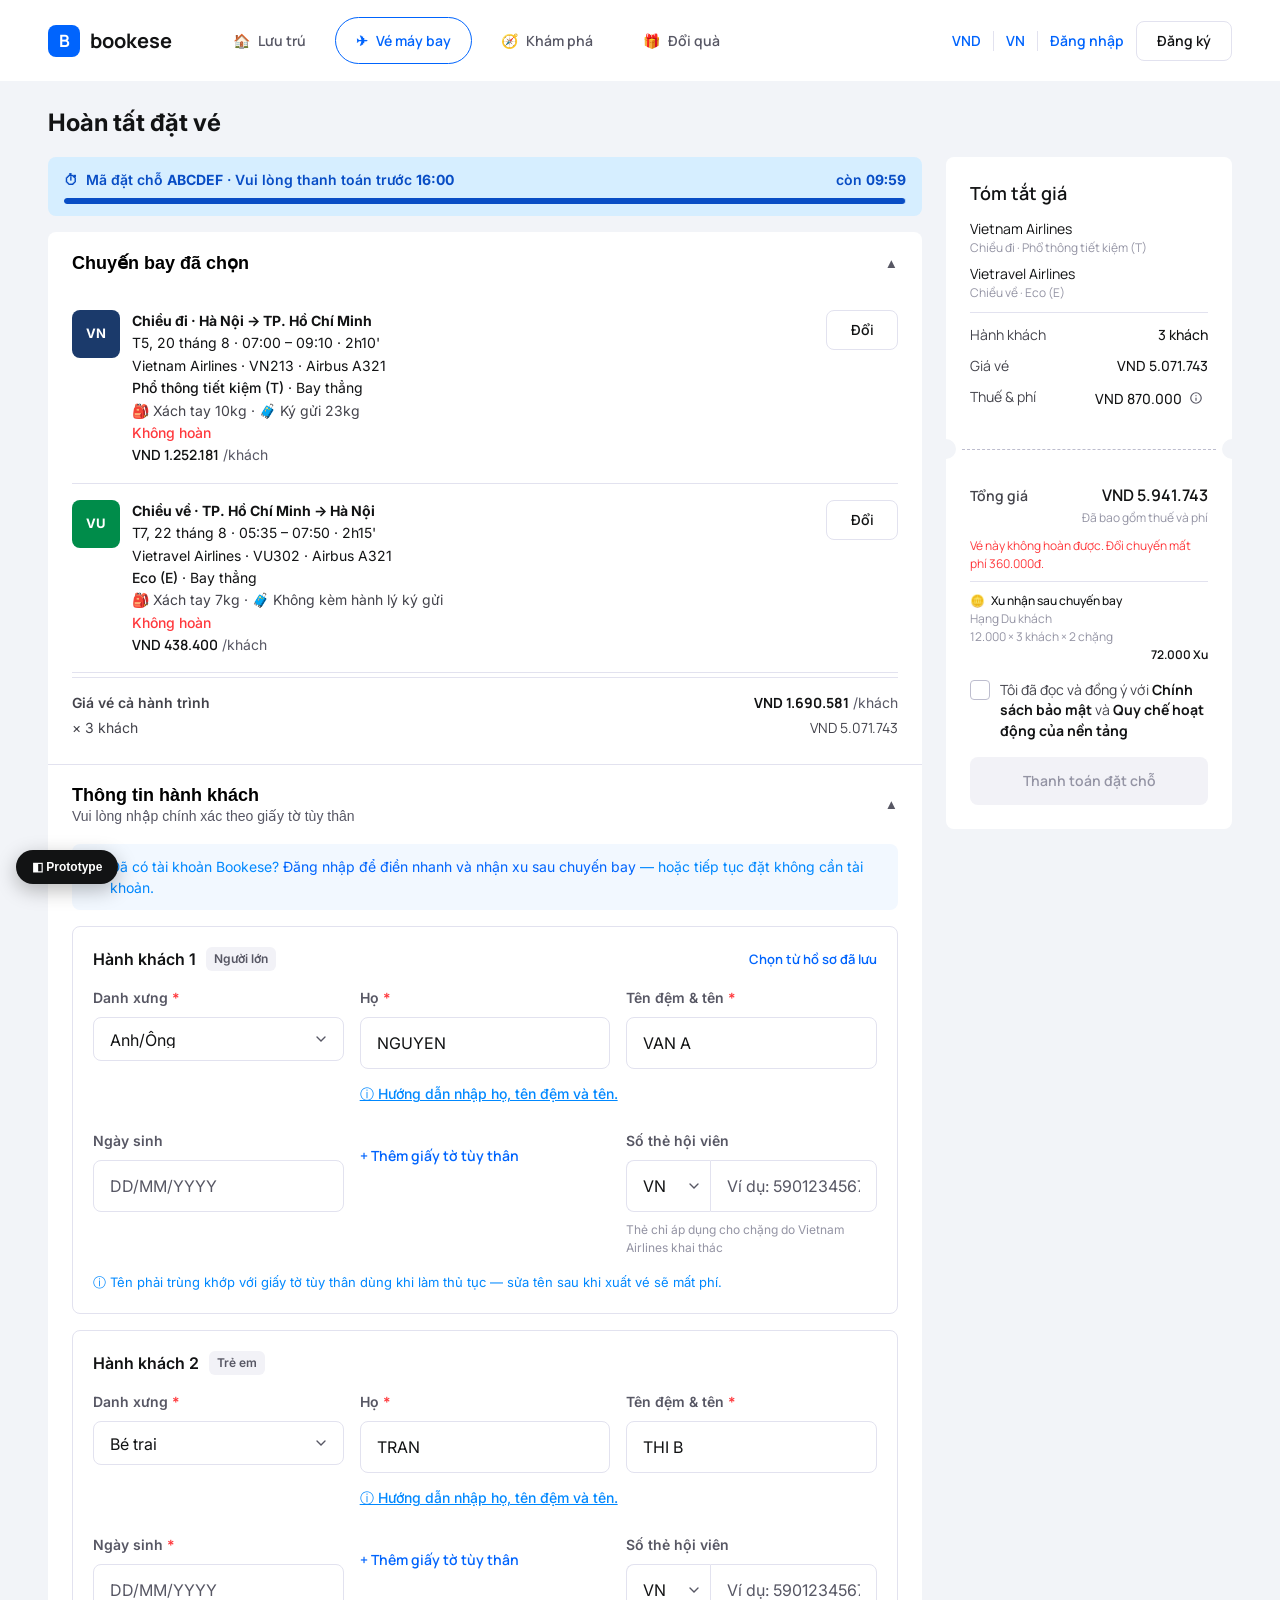
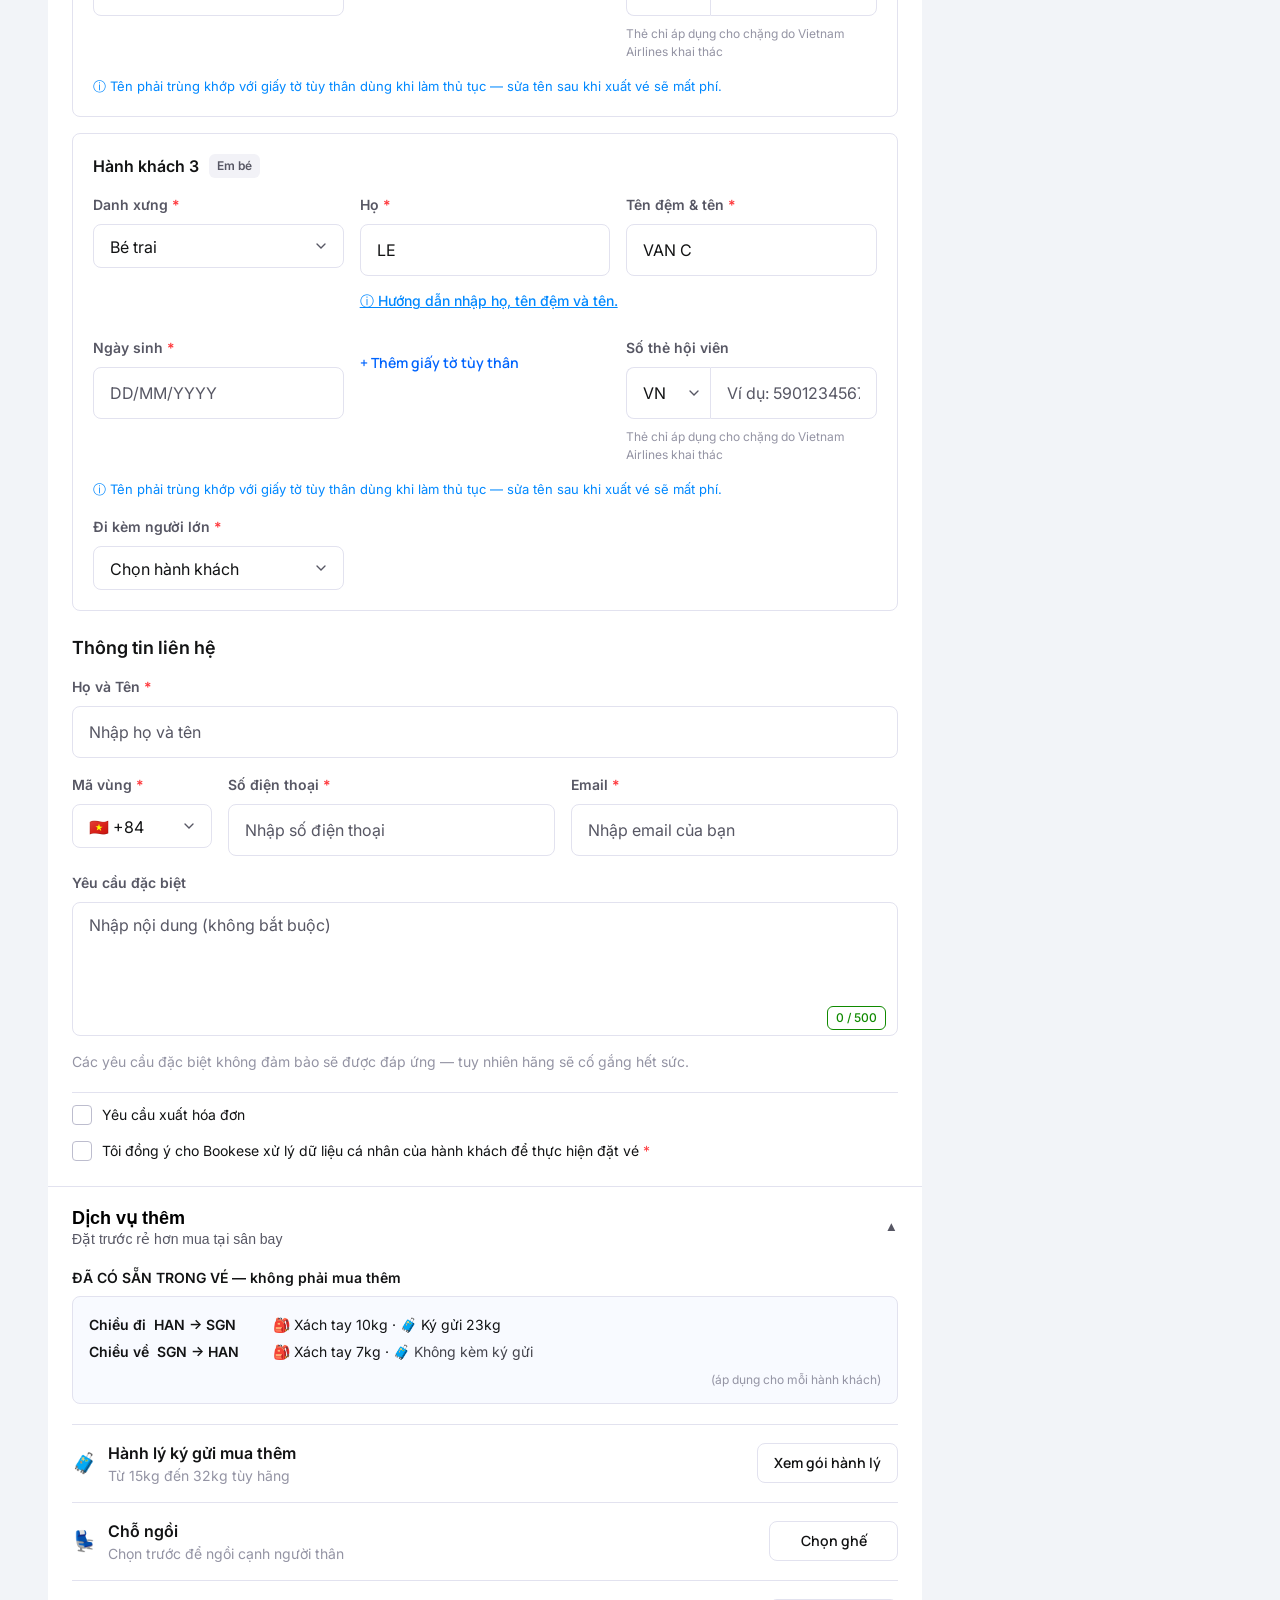
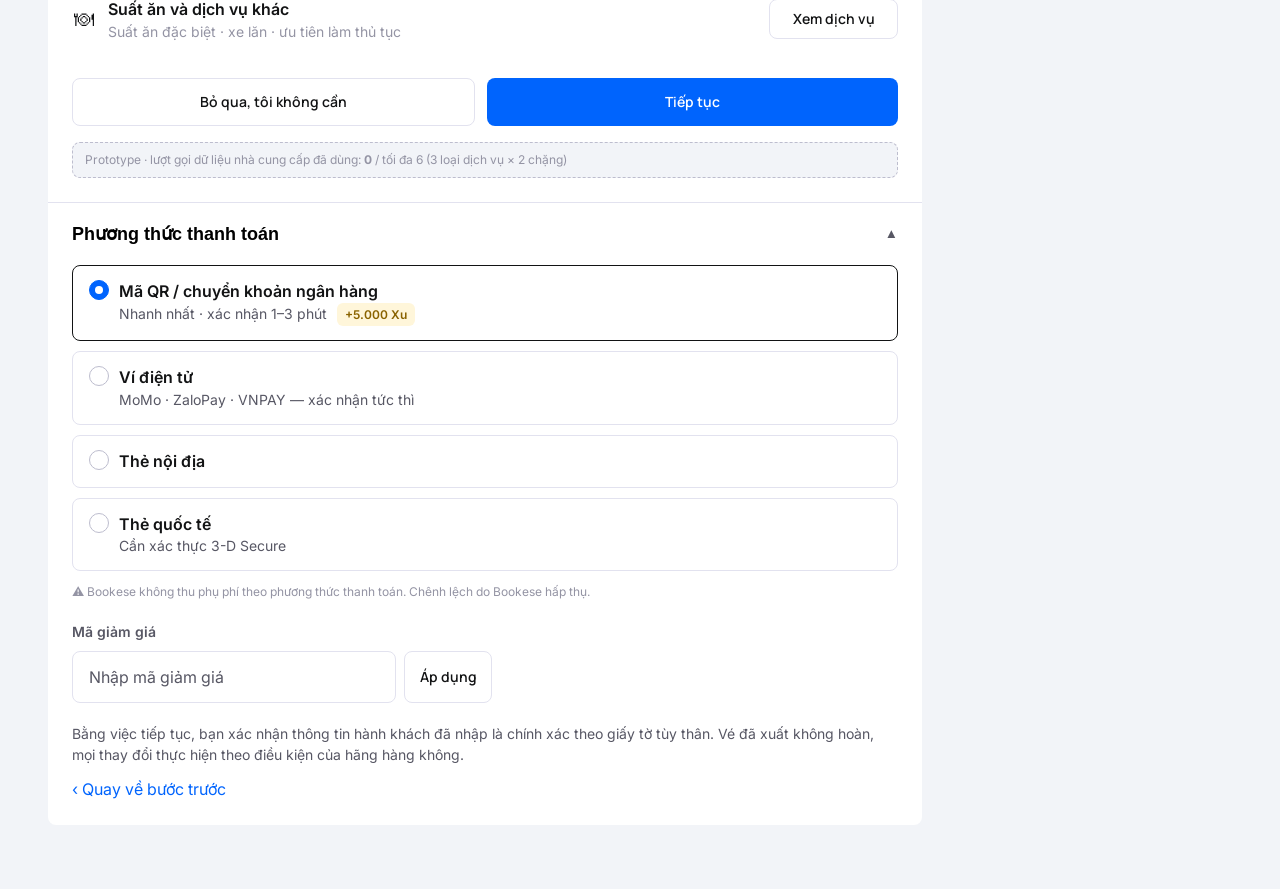
<file: thanh-toan.html>
<!doctype html>
<html lang="vi">
<head>
<meta charset="utf-8">
<meta name="robots" content="noindex, nofollow">
<meta name="viewport" content="width=device-width, initial-scale=1">
<title>M4 · Thanh toán — Bookese</title>
<link rel="preconnect" href="https://fonts.googleapis.com">
<link rel="preconnect" href="https://fonts.gstatic.com" crossorigin>
<link href="https://fonts.googleapis.com/css2?family=Inter:wght@400;500;600;700&family=Manrope:wght@400;500;600;700&display=swap" rel="stylesheet">
<link rel="stylesheet" href="assets/tokens.css">
<link rel="stylesheet" href="assets/components.css">
<style>
  .chosen { display: flex; gap: 12px; padding: 16px 0; border-bottom: 1px solid var(--c-border); }
  .chosen:last-child { border-bottom: 0; }
  .chosen__b { flex: 1; min-width: 0; font-size: 14px; line-height: 1.6; }
  .svcrow { display: grid; grid-template-columns: 1fr 300px; gap: 16px; align-items: center; padding: 14px 0; border-bottom: 1px solid var(--c-border); }
  .svcrow:last-child { border-bottom: 0; }
  .paymethod { border: 1px solid var(--c-border); border-radius: var(--r-base); padding: 14px 16px; margin-bottom: 10px; }
  .paymethod--on { border-color: var(--c-text); }
  @media (max-width: 767px) { .svcrow { grid-template-columns: 1fr; } }
</style>
</head>
<body>

<header data-header></header>

<!-- ============================================================
     M4 — THANH TOÁN (§11)
     🔴 MỘT TRANG DUY NHẤT · bốn khối gấp mở · mặc định MỞ HẾT
     RB2: KHÔNG có thanh tiến trình, không số bước, không dấu tích.
     ============================================================ -->
<main class="container" style="padding-top:24px;padding-bottom:64px">
  <h1 class="page-title" style="margin-bottom:16px">Hoàn tất đặt vé</h1>

  <div class="layout-checkout">
    <div>

      <!-- §11.9 · Đồng hồ giữ chỗ — [MỚI 4] -->
      <div class="holdbar" id="holdbar">
        <div class="holdbar__top">
          <span aria-hidden="true">⏱</span>
          <span>Mã đặt chỗ <b>ABCDEF</b> · Vui lòng thanh toán trước <b data-hold-until>22:47</b></span>
          <span class="holdbar__left">còn <b data-hold-left>10:00</b></span>
        </div>
        <div class="holdbar__bar"><div class="holdbar__fill" style="width:100%"></div></div>
      </div>

      <!-- §11.4 · Cảnh báo bay trong 24 giờ (bật ở trạng thái tương ứng) -->
      <div class="notice notice--warn u-hidden" id="warn24" style="margin-bottom:16px">
        <span aria-hidden="true">⚠️</span>
        <span><b>Chuyến bay khởi hành trong 24 giờ.</b> Đặt chỗ sẽ không được giữ — bạn cần hoàn tất thanh toán ngay để có vé. Vui lòng kiểm tra kỹ thông tin trước khi tiếp tục.</span>
      </div>

      <!-- ===================== ① CHUYẾN BAY ĐÃ CHỌN (§11.3) ===================== -->
      <section class="acc" data-open="true">
        <button class="acc__head" type="button">
          <span class="acc__title">Chuyến bay đã chọn</span>
          <span class="acc__chev" aria-hidden="true">▲</span>
        </button>
        <div class="acc__body">
          <div class="chosen">
            <span class="airline__logo" style="background:#1B3A6B">VN</span>
            <div class="chosen__b">
              <b>Chiều đi · Hà Nội → TP. Hồ Chí Minh</b><br>
              T5, 20 tháng 8 · 07:00 – 09:10 · 2h10'<br>
              Vietnam Airlines · VN213 · Airbus A321<br>
              <!-- §10.3 · vị trí 3/6 — tên hạng vé dưới số hiệu chuyến và loại tàu bay -->
              <span class="fare-name-line">Phổ thông tiết kiệm (T)</span> · Bay thẳng<br>
              <span class="u-text-secondary">🎒 Xách tay 10kg · 🧳 Ký gửi 23kg</span><br>
              <span class="fl-amen__norefund">Không hoàn</span><br>
              <!-- 🔴 RB27 · §21-24 — MỖI CHẶNG phải hiện giá của riêng chặng đó.
                   Không có nó thì khách không đối chiếu được với thứ vừa chọn ở M2,
                   và với khứ hồi thì không biết chặng nào đắt chặng nào rẻ. -->
              <span class="legprice">VND 1.252.181</span> <span class="price__per">/khách</span>
            </div>
            <!-- Nút Đổi đưa về M2 với bộ lọc và vị trí cuộn GIỮ NGUYÊN (§11.3) -->
            <a class="btn btn--secondary" href="ket-qua.html" style="min-width:72px;align-self:flex-start">Đổi</a>
          </div>
          <div class="chosen">
            <span class="airline__logo" style="background:#008C4A">VU</span>
            <div class="chosen__b">
              <b>Chiều về · TP. Hồ Chí Minh → Hà Nội</b><br>
              T7, 22 tháng 8 · 05:35 – 07:50 · 2h15'<br>
              <span data-leg2-airline>Vietravel Airlines · VU302 · Airbus A321</span><br>
              <!-- §9.4.2 · RB30 — dòng này chỉ hiện khi hãng khai thác KHÁC hãng bán vé.
                   Chuyến mẫu VU302 không phải liên danh nên ẩn hẳn, đúng quy tắc.
                   Bấm trạng thái "Chặng liên danh" ở thanh Prototype để xem khi có. -->
              <span class="opnote u-hidden" data-leg2-op></span>
              <span class="fare-name-line" data-leg2-fare>Eco (E)</span> · Bay thẳng<br>
              <span class="u-text-secondary">🎒 Xách tay 7kg · <span class="fl-amen__none">🧳 Không kèm hành lý ký gửi</span></span><br>
              <span class="fl-amen__norefund">Không hoàn</span><br>
              <span class="legprice">VND 438.400</span> <span class="price__per">/khách</span>
            </div>
            <a class="btn btn--secondary" href="ket-qua.html" style="min-width:72px;align-self:flex-start">Đổi</a>
          </div>

          <!-- §11.3 — hai dòng cộng dồn. Một chiều thì ẩn hai dòng này.
               🔴 Con số phải KHỚP TUYỆT ĐỐI với dòng "Giá vé" ở cột tóm tắt (§11.8). -->
          <div class="legsum">
            <div class="legsum__row"><span>Giá vé cả hành trình</span>
              <span><b>VND 1.690.581</b> <span class="price__per">/khách</span></span></div>
            <div class="legsum__row legsum__row--x"><span>× 3 khách</span><span>VND 5.071.743</span></div>
          </div>
        </div>
      </section>

      <!-- ===================== ② THÔNG TIN HÀNH KHÁCH (§11.4) ===================== -->
      <section class="acc" data-open="true" id="blockPax">
        <button class="acc__head" type="button">
          <span>
            <span class="acc__title">Thông tin hành khách</span>
            <span class="acc__sub">Vui lòng nhập chính xác theo giấy tờ tùy thân</span>
          </span>
          <span class="acc__chev" aria-hidden="true">▲</span>
        </button>
        <div class="acc__body">

          <!-- §11.4-1 · Lời mời đăng nhập, KHÔNG PHẢI RÀO CHẮN -->
          <div class="notice notice--tip" style="margin-bottom:16px">
            <span aria-hidden="true">✦</span>
            <span>Đã có tài khoản Bookese? <a href="#">Đăng nhập để điền nhanh và nhận xu sau chuyến bay</a> — hoặc tiếp tục đặt không cần tài khoản.</span>
          </div>

          <!-- 🔴 §11.4 · RB28 — Thẻ hành khách là LƯỚI BA CỘT, BA HÀNG.
               §21-23 cấm lồng khối gấp mở bên trong thẻ: thẻ đã là một khối rồi.
               Ba thẻ dựng từ JS (hàm paxCard) để mọi hành khách cùng một bố cục. -->
          <div id="paxCards"></div>

          <!-- Thông tin liên hệ -->
          <h3 class="text-body-large-semibold" style="margin:24px 0 16px">Thông tin liên hệ</h3>
          <div class="field" style="margin-bottom:16px">
            <label class="field__label req" for="cname">Họ và Tên</label>
            <input class="input" id="cname" placeholder="Nhập họ và tên">
            <!-- 🔴 §11.4 · CHỈ được chứa chữ cái — kiểm tra NGAY KHI NHẬP -->
            <span class="field__error u-hidden" id="cnameErr">Họ tên chỉ được chứa chữ cái</span>
          </div>
          <div class="form-grid" style="grid-template-columns:140px 1fr 1fr">
            <div class="field">
              <label class="field__label req" for="cc">Mã vùng</label>
              <select class="select" id="cc"><option>🇻🇳 +84</option><option>+1</option><option>+65</option><option>+81</option></select>
            </div>
            <div class="field">
              <label class="field__label req" for="cphone">Số điện thoại</label>
              <input class="input" id="cphone" inputmode="tel" placeholder="Nhập số điện thoại">
            </div>
            <div class="field">
              <label class="field__label req" for="cmail">Email</label>
              <input class="input" id="cmail" type="email" placeholder="Nhập email của bạn">
            </div>
          </div>

          <div class="field" style="margin-top:16px">
            <label class="field__label" for="req">Yêu cầu đặc biệt</label>
            <div class="textarea-wrap">
              <textarea class="textarea" id="req" maxlength="500" placeholder="Nhập nội dung (không bắt buộc)"></textarea>
              <span class="charcount">0 / 500</span>
            </div>
            <span class="field__hint" style="font-size:14px">Các yêu cầu đặc biệt không đảm bảo sẽ được đáp ứng — tuy nhiên hãng sẽ cố gắng hết sức.</span>
          </div>

          <!-- §11.4-8 · [MỚI 10] Khối hóa đơn ĐÓNG SẴN -->
          <div class="disclosure" data-open="false" style="margin-top:20px">
            <label class="check" style="margin-bottom:0">
              <input type="checkbox" id="wantInvoice"> Yêu cầu xuất hóa đơn
            </label>
            <div class="disclosure__body" id="invoiceBody" style="display:none">
              <p class="notice notice--tip" style="margin:12px 0">
                <span aria-hidden="true">ⓘ</span>
                <span>Bookese xuất hóa đơn cho phần phí dịch vụ. Hóa đơn tiền vé do hãng hàng không phát hành.</span>
              </p>
              <div class="form-grid">
                <div class="field"><label class="field__label req" for="iname">Tên đơn vị / cá nhân</label><input class="input" id="iname"></div>
                <div class="field"><label class="field__label req" for="itax">Mã số thuế</label><input class="input" id="itax"></div>
                <div class="field" style="grid-column:1/-1"><label class="field__label req" for="iaddr">Địa chỉ</label><input class="input" id="iaddr"></div>
                <div class="field" style="grid-column:1/-1"><label class="field__label req" for="iemail">Email nhận hóa đơn</label><input class="input" id="iemail" type="email"></div>
              </div>
            </div>
          </div>

          <!-- 🔴 §11.4-7 · RB15 — ô đồng ý xử lý dữ liệu cá nhân RIÊNG BIỆT, KHÔNG TÍCH SẴN.
               Theo luật, im lặng không được coi là đồng ý. -->
          <label class="check" style="margin-top:16px">
            <input type="checkbox" id="dataConsent">
            <span>Tôi đồng ý cho Bookese xử lý dữ liệu cá nhân của hành khách để thực hiện đặt vé <span style="color:var(--c-error)">*</span></span>
          </label>
        </div>
      </section>

      <!-- ===================== ③ DỊCH VỤ THÊM (§11.5 · §11.6) =====================
           🔴 RB19 — Mỗi lần hỏi nhà cung cấp về hành lý / ghế / suất ăn đều TỐN MỘT
           LƯỢT GỌI CÓ PHÍ. Khối mở sẵn như ba khối kia nhưng CHƯA GỌI GÌ; ba nút bên
           phải là ba "công tắc" gọi dữ liệu. Chi phí = 0 cho tới khi khách chủ động bấm.
           🔴 RB20 — Mọi dịch vụ phải chọn được cho TỪNG hành khách: ma trận
           hành khách × chiều bay, kèm ô "áp dụng cho tất cả".
           ========================================================================= -->
      <section class="acc" data-open="true" id="blockSvc">
        <button class="acc__head" type="button">
          <span>
            <span class="acc__title">Dịch vụ thêm</span>
            <span class="acc__sub">Đặt trước rẻ hơn mua tại sân bay</span>
          </span>
          <span class="acc__chev" aria-hidden="true">▲</span>
        </button>
        <div class="acc__body">

          <!-- §11.5.2 · ĐÃ CÓ SẴN TRONG VÉ — lấy từ dữ liệu tìm kiếm, MIỄN PHÍ về kỹ thuật -->
          <div class="text-body-small-semibold" style="color:var(--c-text);margin-bottom:8px">
            ĐÃ CÓ SẴN TRONG VÉ — không phải mua thêm
          </div>
          <div class="included">
            <div class="included__row">
              <span class="included__dir">Chiều đi &nbsp;HAN → SGN</span>
              <span>🎒 Xách tay 10kg · 🧳 Ký gửi 23kg</span>
            </div>
            <div class="included__row">
              <span class="included__dir">Chiều về &nbsp;SGN → HAN</span>
              <span>🎒 Xách tay 7kg · <span class="fl-amen__none">🧳 Không kèm ký gửi</span></span>
            </div>
            <p class="text-label-large-regular" style="margin:6px 0 0;text-align:right">(áp dụng cho mỗi hành khách)</p>
          </div>

          <!-- ===== Ba công tắc gọi dữ liệu ===== -->
          <div class="svc-switch" data-svcblock="bag">
            <div class="svc-switch__head">
              <span class="svc-switch__icon" aria-hidden="true">🧳</span>
              <span class="svc-switch__t">
                <b>Hành lý ký gửi mua thêm</b>
                <span class="svc-switch__sub">Từ 15kg đến 32kg tùy hãng</span>
              </span>
              <span class="svc-switch__sum u-hidden" data-sum></span>
              <button class="btn btn--secondary" type="button" data-load="bag">Xem gói hành lý</button>
            </div>
            <div class="svc-switch__body u-hidden" data-body></div>
          </div>

          <div class="svc-switch" data-svcblock="seat">
            <div class="svc-switch__head">
              <span class="svc-switch__icon" aria-hidden="true">💺</span>
              <span class="svc-switch__t">
                <b>Chỗ ngồi</b>
                <span class="svc-switch__sub">Chọn trước để ngồi cạnh người thân</span>
              </span>
              <span class="svc-switch__sum u-hidden" data-sum></span>
              <button class="btn btn--secondary" type="button" data-load="seat">Chọn ghế</button>
            </div>
          </div>

          <div class="svc-switch" data-svcblock="svc">
            <div class="svc-switch__head">
              <span class="svc-switch__icon" aria-hidden="true">🍽</span>
              <span class="svc-switch__t">
                <b>Suất ăn và dịch vụ khác</b>
                <span class="svc-switch__sub">Suất ăn đặc biệt · xe lăn · ưu tiên làm thủ tục</span>
              </span>
              <span class="svc-switch__sum u-hidden" data-sum></span>
              <button class="btn btn--secondary" type="button" data-load="svc">Xem dịch vụ</button>
            </div>
            <div class="svc-switch__body u-hidden" data-body></div>
          </div>

          <!-- §11.5 · Nút bỏ qua CÙNG CỠ với nút tiếp tục — không ép mua -->
          <div style="display:flex;gap:12px;margin-top:20px">
            <button class="btn btn--secondary" type="button" style="height:48px;flex:1">Bỏ qua, tôi không cần</button>
            <button class="btn btn--primary" type="button" style="flex:1">Tiếp tục</button>
          </div>

          <!-- Chỉ dùng khi trình bày — chứng minh RB19 · §11.6.2 -->
          <p class="callmeter" id="callMeter">Prototype · lượt gọi dữ liệu nhà cung cấp đã dùng: <b>0</b> / tối đa 6</p>
        </div>
      </section>

      <!-- ===================== ④ PHƯƠNG THỨC THANH TOÁN (§11.7) ===================== -->
      <section class="acc" data-open="true" id="blockPay">
        <button class="acc__head" type="button">
          <span class="acc__title">Phương thức thanh toán</span>
          <span class="acc__chev" aria-hidden="true">▲</span>
        </button>
        <div class="acc__body">
          <!-- 🔴 Thứ tự này là QUYẾT ĐỊNH THƯƠNG MẠI, không phải thẩm mỹ.
               34% khách VN trả bằng app ngân hàng · 21% ví · 18% thẻ. -->
          <label class="paymethod paymethod--on check">
            <input type="radio" name="pay" checked>
            <span style="flex:1">
              <b class="text-body-semibold">Mã QR / chuyển khoản ngân hàng</b><br>
              <span class="text-body-small-regular u-text-label">Nhanh nhất · xác nhận 1–3 phút</span>
              <span class="badge badge--warn" style="margin-left:6px">+5.000 Xu</span>
            </span>
          </label>
          <label class="paymethod check">
            <input type="radio" name="pay">
            <span style="flex:1">
              <b class="text-body-semibold">Ví điện tử</b><br>
              <span class="text-body-small-regular u-text-label">MoMo · ZaloPay · VNPAY — xác nhận tức thì</span>
            </span>
          </label>
          <label class="paymethod check">
            <input type="radio" name="pay">
            <span style="flex:1"><b class="text-body-semibold">Thẻ nội địa</b></span>
          </label>
          <label class="paymethod check">
            <input type="radio" name="pay">
            <span style="flex:1">
              <b class="text-body-semibold">Thẻ quốc tế</b><br>
              <span class="text-body-small-regular u-text-label">Cần xác thực 3-D Secure</span>
            </span>
          </label>

          <p class="text-label-large-regular" style="margin:12px 0 20px">
            ⚠️ Bookese không thu phụ phí theo phương thức thanh toán. Chênh lệch do Bookese hấp thụ.
          </p>

          <!-- [MỚI 9] Ô mã giảm giá -->
          <div class="field" style="max-width:420px">
            <label class="field__label" for="coupon">Mã giảm giá</label>
            <div style="display:flex;gap:8px">
              <input class="input" id="coupon" placeholder="Nhập mã giảm giá">
              <button class="btn btn--secondary" type="button" style="height:52px;min-width:88px">Áp dụng</button>
            </div>
          </div>

          <p class="text-body-small-regular u-text-label" style="margin:20px 0 0">
            Bằng việc tiếp tục, bạn xác nhận thông tin hành khách đã nhập là chính xác theo giấy tờ tùy thân.
            Vé đã xuất không hoàn, mọi thay đổi thực hiện theo điều kiện của hãng hàng không.
          </p>
          <p style="margin:12px 0 0"><a href="ket-qua.html">‹ Quay về bước trước</a></p>
        </div>
      </section>
    </div>

    <!-- ===================== CỘT TÓM TẮT KIỂU VÉ XÉ (§11.8 · RB3) ===================== -->
    <aside class="summary">
      <div class="summary-card summary-card--top">
        <div class="text-body-large-semibold" style="margin-bottom:12px">Tóm tắt giá</div>
        <!-- §10.3 · vị trí 4/6 — tên hạng vé dưới tên hãng, trong cột tóm tắt -->
        <div style="padding-bottom:10px;margin-bottom:6px;border-bottom:1px solid var(--c-border)">
          <div class="text-body-small-regular" style="color:var(--c-text)">Vietnam Airlines</div>
          <div class="text-label-large-regular">Chiều đi · Phổ thông tiết kiệm (T)</div>
          <div class="text-body-small-regular" style="color:var(--c-text);margin-top:6px">Vietravel Airlines</div>
          <div class="text-label-large-regular">Chiều về · Eco (E)</div>
        </div>
        <div class="sum-row"><span class="sum-row__k">Hành khách</span><span class="sum-row__v">3 khách</span></div>
        <div class="sum-row"><span class="sum-row__k">Giá vé</span><span class="sum-row__v">VND 5.071.743</span></div>
        <!-- 🔴 RB10 · Dòng này ĐÃ GỒM phí dịch vụ Bookese. Không tách dòng riêng ở đây. -->
        <div class="sum-row">
          <span class="sum-row__k">Thuế &amp; phí</span>
          <span class="sum-row__v" style="display:flex;align-items:center;gap:2px">VND 870.000
            <span class="pricepop">
              <button class="pricepop__btn" type="button" aria-label="Xem chi tiết thuế và phí">
                <svg width="14" height="14" viewBox="0 0 24 24" fill="none" stroke="currentColor" stroke-width="2"><circle cx="12" cy="12" r="9"/><path d="M12 16v-4M12 8h.01" stroke-linecap="round"/></svg>
              </button>
              <span class="pricepop__panel" hidden>
                <span class="pp-title">Thuế &amp; phí</span>
                <hr class="pp-hr">
                <span class="pp-row"><span>Thuế và phí sân bay</span><span>VND 570.000</span></span>
                <span class="pp-row"><span>Phí dịch vụ Bookese</span><span>VND 300.000</span></span>
                <span class="pp-row pp-row--sub"><span>50.000 × 3 khách × 2 chặng</span><span></span></span>
                <p class="pp-foot">Giá vé và thuế phí sân bay do hãng hàng không quy định, Bookese thu hộ. Phí dịch vụ là khoản duy nhất Bookese thu.</p>
              </span>
            </span>
          </span>
        </div>
        <!-- 🔴 RB22 · §11.8 · §21-15 — Nhóm "Dịch vụ thêm" TÁCH BA DÒNG RIÊNG,
             không gộp thành một. Khách vừa chọn ba thứ khác nhau ở khối ③; gộp lại
             khiến họ không đối chiếu được và phải cuộn ngược lên kiểm tra.
             Dòng bằng 0 ẩn hẳn; chưa chọn gì thì ẩn cả nhóm kể cả tiêu đề. -->
        <div id="svcGroup" class="u-hidden">
          <hr class="u-divider" style="margin:10px 0">
          <div class="sum-group__t">Dịch vụ thêm</div>
          <button class="sum-sub" type="button" data-goto="bag"  hidden><span>🧳 Hành lý ký gửi</span><span class="sum-sub__v"></span></button>
          <button class="sum-sub" type="button" data-goto="seat" hidden><span>💺 Chỗ ngồi</span><span class="sum-sub__v"></span></button>
          <button class="sum-sub" type="button" data-goto="svc"  hidden><span>🍽 Dịch vụ khác</span><span class="sum-sub__v"></span></button>
        </div>
      </div>

      <!-- Hiệu ứng VÉ XÉ: đường đứt nét + hai hình tròn 20px màu nền trang -->
      <div class="summary-tear">
        <span class="summary-tear__c summary-tear__c--l"></span>
        <span class="summary-tear__c summary-tear__c--r"></span>
      </div>

      <div class="summary-card summary-card--bot">
        <div class="sum-total">
          <span class="sum-total__k">Tổng giá</span>
          <span class="sum-total__v" id="grandTotal">VND 6.247.400</span>
        </div>
        <div class="sum-note">Đã bao gồm thuế và phí</div>

        <!-- §17.5 · Nhắc điều kiện vé TRƯỚC khi khách quyết định, không phải sau -->
        <p class="text-label-large-regular" style="margin:10px 0 0;color:var(--c-error)">
          Vé này không hoàn được. Đổi chuyến mất phí 360.000đ.
        </p>

        <!-- §5.4 · RB12 — khối xu NGOÀI khối tính tiền, sau đường kẻ, KHÔNG dấu trừ -->
        <div class="coin">
          <div class="coin__title"><span aria-hidden="true">🪙</span> Xu nhận sau chuyến bay</div>
          <div class="coin__meta">Hạng Du khách</div>
          <div class="coin__meta">12.000 × 3 khách × 2 chặng</div>
          <div class="coin__value">72.000 Xu</div>
        </div>

        <label class="check" style="margin:16px 0">
          <input type="checkbox" id="agree" data-gate="#btnPay">
          <span class="u-text-secondary">Tôi đã đọc và đồng ý với <b style="color:var(--c-text)">Chính sách bảo mật</b> và <b style="color:var(--c-text)">Quy chế hoạt động của nền tảng</b></span>
        </label>

        <!-- Nút VÔ HIỆU cho tới khi tích ô đồng ý -->
        <button class="btn btn--primary btn--block" type="button" id="btnPay" disabled>Thanh toán đặt chỗ</button>
      </div>
    </aside>
  </div>
</main>

<!-- ===================== §11.5.5 · SƠ ĐỒ CHỖ NGỒI — CHỌN CHO TỪNG HÀNH KHÁCH =====
     🔴 Dãy thẻ hành khách ở đầu hộp thoại là THÀNH PHẦN BẮT BUỘC. Không có nó thì
     khách chạm vào ghế mà không biết đang chọn cho ai. [MỚI 13]
     ============================================================================= -->
<div class="overlay" id="dlgSeat" hidden>
  <div class="dialog dialog--wide" role="dialog" aria-modal="true" aria-labelledby="seatT">
    <div class="dialog__head">
      <span class="dialog__title" id="seatT">Chọn chỗ ngồi</span>
      <button class="btn btn--icon dialog__x" type="button" data-close aria-label="Đóng">✕</button>
    </div>

    <!-- Tab chiều bay — chuyển chiều MỚI tải sơ đồ chiều đó (§11.6.2) -->
    <div class="dirtabs" id="seatDirTabs"></div>

    <div class="dialog__body">
      <div class="text-body-small-semibold" style="color:var(--c-text);margin-bottom:8px">Đang chọn ghế cho:</div>
      <div class="paxchips" id="paxChips"></div>

      <div class="seatmap" style="margin-top:16px">
        <div>
          <div class="text-body-small-semibold" style="text-align:center;margin-bottom:10px" id="cabinTitle">ECONOMY · Airbus A321</div>
          <div class="seatmap__cabin" id="cabin"></div>
        </div>
        <div>
          <div class="text-body-semibold" style="margin-bottom:10px">Đã chọn</div>
          <div id="picked" class="text-body-small-regular u-text-faint" style="margin-bottom:16px">Chưa chọn ghế nào</div>
          <div class="sum-total" style="margin-bottom:20px">
            <span class="sum-total__k">Tổng ghế</span><span class="sum-total__v" id="seatTotal">VND 0</span>
          </div>
          <div class="text-body-small-semibold" style="margin-bottom:8px">ⓘ Chỉ dẫn</div>
          <div class="legend" id="legend"></div>
        </div>
      </div>
    </div>
    <div class="dialog__foot">
      <button class="btn btn--secondary" type="button" data-close>Hủy</button>
      <button class="btn btn--primary" type="button" id="seatOk">Xác nhận chọn ghế</button>
    </div>
  </div>
</div>

<!-- Ghế hàng thoát hiểm cần cam kết riêng (§11.6) -->
<div class="overlay" id="dlgExit" hidden>
  <div class="dialog" role="dialog" aria-modal="true" style="max-width:460px">
    <div class="dialog__head"><span class="dialog__title">Ghế hàng thoát hiểm</span></div>
    <div class="dialog__body">
      <p class="text-body-small-regular" style="margin:0 0 12px">Hãng yêu cầu khách ngồi hàng thoát hiểm cam kết đủ điều kiện:</p>
      <ul class="text-body-small-regular u-text-secondary" style="margin:0;padding-left:20px;line-height:1.8">
        <li>Từ 15 tuổi trở lên, đủ sức khỏe hỗ trợ mở cửa thoát hiểm</li>
        <li>Không đi cùng trẻ em hoặc em bé</li>
        <li>Hiểu và thực hiện được hướng dẫn của tiếp viên</li>
      </ul>
    </div>
    <div class="dialog__foot dialog__foot--equal">
      <button class="btn btn--secondary" type="button" data-close>Chọn ghế khác</button>
      <button class="btn btn--secondary" type="button" data-close id="exitOk">Tôi cam kết đủ điều kiện</button>
    </div>
  </div>
</div>

<!-- §17.6 · Hết hạn giữ chỗ — 🔴 GIỮ NGUYÊN TOÀN BỘ DỮ LIỆU ĐÃ NHẬP -->
<div class="overlay" id="dlgExpired" hidden>
  <div class="dialog" role="dialog" aria-modal="true" style="max-width:440px">
    <div class="dialog__body" style="text-align:center;padding-top:32px">
      <div style="font-size:34px">⏱</div>
      <h3 class="text-body-large-semibold" style="margin:8px 0">Chỗ đã được nhả</h3>
      <p class="text-body-small-regular u-text-label" style="margin:0 0 20px">
        Thời gian giữ chỗ đã hết. Chúng tôi đã lưu toàn bộ thông tin bạn nhập — chỉ cần chọn lại chuyến bay.
      </p>
      <a class="btn btn--primary btn--block" href="ket-qua.html">Tìm lại chuyến bay</a>
    </div>
  </div>
</div>

<!-- §15.2 · Đang xử lý thanh toán — 🔴 KHÔNG dùng vòng xoay trơn -->
<div class="overlay" id="ovProcessing" hidden>
  <div class="processing">
    <h3>Đang giữ chỗ với hãng…</h3>
    <p>Việc này mất khoảng 10 giây. Vui lòng đừng đóng trang hoặc bấm quay lại.</p>
    <div class="progress"><div class="progress__fill"></div></div>
  </div>
</div>

<div class="toaster"></div>

<script src="assets/app.js"></script>
<script src="assets/data.js"></script>
<script>
(function () {
  BK.mountHeader('vmb');

  var BASE = { fare: 5071743, tax: 870000 };   /* RB27 — khớp đúng dòng "× 3 khách" ở khối ① */
  var DIRS = BK.DIRECTIONS, PAX = BK.PASSENGERS;

  /* ==================================================================
     §11.6 — KIỂM SOÁT SỐ LƯỢT GỌI DỮ LIỆU (RB19)
     `CACHE[loại][chiều]` = đệm theo PHIÊN LÀM VIỆC.
       null      → chưa tải  → bấm nút = 1 lượt gọi
       mảng/[]   → đã tải    → mở lại, "Sửa", đổi lựa chọn = 0 lượt
     Bảng chi phí §11.6.2 được thi hành đúng bằng cấu trúc này.
     ================================================================== */
  var CACHE = { bag: { go: null, back: null }, seat: { go: null, back: null }, svc: { go: null, back: null } };
  var CHOSEN = {            /* lựa chọn của khách — không bao giờ mất khi đóng/mở lại */
    bag:  { go: {}, back: {} },   /* [số hành khách] = giá */
    svc:  { go: {}, back: {} },   /* [số hk] = { khóa dịch vụ: giá } */
    seat: { go: {}, back: {} }    /* [số hk] = { id, price } */
  };
  var calls = 0, failNext = false;
  function bumpCall() {
    calls++;
    paintMeter();
  }
  /* §7.4 — trần lượt gọi TĂNG TUYẾN TÍNH theo số chặng: 3 loại dịch vụ × N chặng */
  function paintMeter() {
    document.getElementById('callMeter').innerHTML =
      'Prototype · lượt gọi dữ liệu nhà cung cấp đã dùng: <b>' + calls + '</b> / tối đa ' +
      (3 * DIRS.length) + ' (3 loại dịch vụ × ' + DIRS.length + ' chặng)';
  }

  /* Gọi dữ liệu — CHỈ khi chưa có trong đệm phiên (§11.6.3 quy tắc 4) */
  function fetchCatalog(type, dir, btn, done) {
    if (CACHE[type][dir] !== null) { done(CACHE[type][dir], false); return; }  /* 0 lượt gọi */
    var label = btn ? btn.innerHTML : '';
    if (btn) { btn.disabled = true; btn.innerHTML = '<span class="spinner spinner--dark"></span> Đang tải…'; }
    bumpCall();
    setTimeout(function () {
      if (btn) { btn.disabled = false; btn.innerHTML = label; }
      if (failNext) { failNext = false; done(null, true); return; }           /* §11.6.4 tải lỗi */
      CACHE[type][dir] = (type === 'seat') ? true
        : JSON.parse(JSON.stringify(BK.PACKAGES[type][dir]));
      done(CACHE[type][dir], false);
    }, 1400);
  }

  /* ---- Tổng tiền dịch vụ thêm ---- */
  function svcTotalOf(type) {
    var t = 0;
    DIRS.forEach(function (d) {
      var box = CHOSEN[type][d.id];
      Object.keys(box).forEach(function (k) {
        var v = box[k];
        if (type === 'svc') Object.keys(v).forEach(function (s) { t += v[s] || 0; });
        else if (type === 'seat') t += v.price || 0;
        else t += v || 0;
      });
    });
    return t;
  }
  function refreshTotal() {
    var t = { bag: svcTotalOf('bag'), seat: svcTotalOf('seat'), svc: svcTotalOf('svc') };
    var svc = t.bag + t.seat + t.svc;

    /* RB22 — ba dòng riêng; dòng bằng 0 ẩn hẳn (không hiện "VND 0"),
       chưa chọn gì thì ẩn cả nhóm kể cả tiêu đề. */
    ['bag', 'seat', 'svc'].forEach(function (k) {
      var row = document.querySelector('[data-goto="' + k + '"]');
      row.hidden = !t[k];
      if (t[k]) row.querySelector('.sum-sub__v').textContent = BK.money(t[k]);
    });
    document.getElementById('svcGroup').classList.toggle('u-hidden', svc === 0);

    document.getElementById('grandTotal').textContent = BK.money(BASE.fare + BASE.tax + svc);
    renderSummaries();
  }

  /* §11.8 — chạm vào một dòng con: cuộn tới đúng loại dịch vụ đó trong khối ③ */
  document.getElementById('svcGroup').addEventListener('click', function (e) {
    var b = e.target.closest('[data-goto]'); if (!b) return;
    var target = document.querySelector('[data-svcblock="' + b.getAttribute('data-goto') + '"]');
    if (target) target.scrollIntoView({ behavior: 'smooth', block: 'center' });
  });

  /* §11.5.6 — dòng tóm tắt gọn sau khi chọn xong. Nút "Sửa" KHÔNG gọi lại dữ liệu. */
  function renderSummaries() {
    [['bag', 'Xem gói hành lý'], ['seat', 'Chọn ghế'], ['svc', 'Xem dịch vụ']].forEach(function (p) {
      var type = p[0];
      var block = document.querySelector('[data-svcblock="' + type + '"]');
      var sum = block.querySelector('[data-sum]');
      var btn = block.querySelector('[data-load]');
      var total = svcTotalOf(type);
      var touched = DIRS.some(function (d) { return Object.keys(CHOSEN[type][d.id]).length; });
      if (!touched) { sum.classList.add('u-hidden'); btn.textContent = p[1]; return; }

      var detail = DIRS.map(function (d) {
        var box = CHOSEN[type][d.id];
        var short = d.id === 'go' ? 'Chiều đi' : 'Chiều về';
        var keys = Object.keys(box);
        if (!keys.length) return short + ': chưa chọn';
        if (type === 'seat') return short + ': ' + keys.map(function (k) { return box[k].id; }).join(', ');
        if (type === 'bag')  return short + ': ' + keys.map(function (k) { return paxOf(k).name; }).join(', ');
        return short + ': ' + keys.length + ' hành khách';
      }).join(' · ');

      sum.innerHTML = '<b>' + (total ? BK.money(total) : 'Đã chọn') + '</b><span>' + detail + '</span>';
      sum.classList.remove('u-hidden');
      btn.textContent = 'Sửa';
    });
  }
  function paxOf(n) { return PAX.filter(function (p) { return String(p.n) === String(n); })[0]; }

  /* ==================================================================
     §11.4.1 · RB23 — KHỐI GIẤY TỜ TÙY THÂN CÓ NĂM Ô HIỂN THỊ
     Loại · Số · Ngày hết hạn · Quốc tịch · Nơi cấp.
     ❌ Ngày cấp KHÔNG hiển thị — hệ thống có nhận nhưng hãng không dùng.
     🔴 §21-16: không được bỏ ô Ngày hết hạn — thiếu là không đặt được vé.
     ================================================================== */
  var COUNTRY_OPTS = BK.COUNTRIES.map(function (c) {
    return '<option' + (c === 'Việt Nam' ? ' selected' : '') + '>' + c + '</option>';
  }).join('');

  /* ==================================================================
     §11.4 · RB28 — THẺ HÀNH KHÁCH LÀ LƯỚI BA CỘT, BA HÀNG
       Hàng 1: Danh xưng * · Họ * · Tên đệm & tên *
       Hàng 2: Ngày sinh · Quốc tịch * · Số thẻ hội viên
       Hàng 3: Loại giấy tờ * · Số giấy tờ * · Ngày hết hạn *  (chỉ khi khai giấy tờ)
     🔴 §21-23 — KHÔNG lồng khối gấp mở bên trong thẻ.
     🔴 §21-22 — KHÔNG có ô "tên trên giấy tờ khác tên đặt vé": tên trên vé BẮT BUỘC
        trùng tên giấy tờ, mở ô cho nhập lệch là tự tạo đơn hỏng.
     ❌ Không có ô "Nơi cấp" — hệ thống tự đặt bằng quốc tịch.
     ================================================================== */
  var INTL = false;                 /* chặng quốc tế? — đổi ở thanh Prototype */
  var DOC_ON = {};                  /* hành khách nào đã khai giấy tờ */

  function titleOpts(kind) {
    return (kind === 'adt' ? ['Anh/Ông', 'Chị/Bà', 'Cô'] : ['Bé trai', 'Cô'])
      .map(function (t) { return '<option>' + t + '</option>'; }).join('');
  }

  /* §11.4.2 — THẺ HỘI VIÊN LÀ MỘT Ô, không phải một khối gấp mở.
     Một hãng → nhãn ghi thẳng tên hãng, hãng gán ngầm.
     Nhiều hãng → hộp chọn hãng GẮN LIỀN bên trái ô số thẻ (một ô ghép). */
  function memberField(n) {
    var first = DIRS[0].al;
    var many = DIRS.some(function (d) { return d.al !== first; });
    if (!many) {
      return '<div class="field">' +
        '<label class="field__label" for="mn' + n + '">Số thẻ ' + BK.AIRLINES[first].name + '</label>' +
        '<input class="input" id="mn' + n + '" placeholder="Ví dụ: 5901234567" data-memno data-memal="' + first + '">' +
      '</div>';
    }
    var opts = Object.keys(BK.AIRLINES).map(function (k) {
      return '<option value="' + k + '"' + (k === first ? ' selected' : '') + '>' + BK.AIRLINES[k].short + '</option>';
    }).join('');
    return '<div class="field">' +
      '<label class="field__label" for="mn' + n + '">Số thẻ hội viên</label>' +
      '<div class="joined">' +
        '<select class="select joined__sel" aria-label="Hãng" data-memal>' + opts + '</select>' +
        '<input class="input joined__inp" id="mn' + n + '" placeholder="Ví dụ: 5901234567" data-memno>' +
      '</div>' +
      '<span class="field__hint">Thẻ chỉ áp dụng cho chặng do ' + BK.AIRLINES[first].name + ' khai thác</span>' +
    '</div>';
  }

  /* §11.4.2 · RB31 — Bảng hướng dẫn nhập họ tên.
     Nhập sai họ/tên là lỗi TỐN TIỀN NHẤT của toàn luồng: vé xuất rồi thì sửa tên mất phí,
     có hãng không cho sửa mà phải hủy đặt lại.
     🔴 §21-28 — ảnh hộ chiếu là ẢNH MẪU do Bookese tự dựng (SVG dưới đây),
     KHÔNG dùng hộ chiếu của người thật, kể cả đã bôi mờ. */
  function nameGuidePanel() {
    return '<div class="nameguide__pop" hidden>' +
      '<button class="nameguide__x" type="button" data-nameguide-close aria-label="Đóng">✕</button>' +
      '<ul class="nameguide__list">' +
        '<li>Họ (ví dụ: <b>NGUYEN</b>)</li>' +
        '<li>Nhập giống với Hộ chiếu / Thẻ căn cước công dân</li>' +
        '<li>Không nhập ký tự đặc biệt, nhập tiếng Việt <b>KHÔNG DẤU</b></li>' +
        '<li>Nếu tên chỉ có một chữ thì điền danh xưng (MR / MRS) vào phần Họ</li>' +
      '</ul>' +
      '<div class="nameguide__ex">' +
        '<div class="nameguide__label">Ví dụ:</div>' +
        '<div class="nameguide__cols">' +
          /* Ảnh hộ chiếu MẪU — tự dựng bằng SVG, không phải ảnh người thật */
          '<svg class="nameguide__pp" viewBox="0 0 200 132" role="img" aria-label="Ảnh minh họa hộ chiếu mẫu">' +
            '<rect x="1" y="1" width="198" height="130" rx="6" fill="#1B2430" stroke="#3A4657"/>' +
            '<text x="12" y="20" fill="#9FB3C8" font-size="9" font-family="monospace">INTERNATIONAL PASSPORT</text>' +
            '<rect x="12" y="30" width="40" height="48" rx="3" fill="#2C3A4B" stroke="#46566B"/>' +
            '<circle cx="32" cy="48" r="10" fill="#46566B"/><path d="M18 74c3-9 25-9 28 0z" fill="#46566B"/>' +
            '<text x="60" y="40" fill="#9FB3C8" font-size="7" font-family="monospace">Family (Last name)</text>' +
            '<text x="60" y="52" fill="#fff" font-size="11" font-family="monospace" font-weight="bold">NGUYEN</text>' +
            '<text x="60" y="66" fill="#9FB3C8" font-size="7" font-family="monospace">Given name (First &amp; Middle)</text>' +
            '<text x="60" y="78" fill="#fff" font-size="11" font-family="monospace" font-weight="bold">VAN A</text>' +
            '<text x="12" y="100" fill="#6B7C93" font-size="8" font-family="monospace">P&lt;VNM&lt;&lt;&lt;&lt;&lt;&lt;&lt;&lt;&lt;&lt;&lt;&lt;&lt;&lt;&lt;</text>' +
            '<text x="12" y="114" fill="#6B7C93" font-size="8" font-family="monospace">C1234567&lt;9VNM&lt;&lt;&lt;&lt;&lt;&lt;</text>' +
            /* 🔴 Mũi tên nối từ ĐÚNG DÒNG trên ảnh sang ĐÚNG Ô — phần làm nên giá trị của bảng */
            '<path d="M150 48h34" stroke="#20BA46" stroke-width="1.5" marker-end="url(#ar)"/>' +
            '<path d="M150 74h34" stroke="#20BA46" stroke-width="1.5" marker-end="url(#ar)"/>' +
            '<defs><marker id="ar" markerWidth="6" markerHeight="6" refX="5" refY="3" orient="auto">' +
              '<path d="M0 0l6 3-6 3z" fill="#20BA46"/></marker></defs>' +
          '</svg>' +
          '<div class="nameguide__map">' +
            '<div class="nameguide__k">Họ</div><div class="nameguide__v">NGUYEN</div>' +
            '<hr>' +
            '<div class="nameguide__k">Tên đệm và tên</div><div class="nameguide__v">VAN A</div>' +
          '</div>' +
        '</div>' +
      '</div>' +
    '</div>';
  }

  function paxCard(p) {
    var n = p.n;
    var showDoc = INTL || DOC_ON[n];
    var dobReq = p.kind !== 'adt';              /* bắt buộc với trẻ em và em bé */
    return '<div class="paxcard" data-pax="' + n + '">' +
      '<div class="paxcard__head"><b>Hành khách ' + n + '</b> <span class="badge badge--muted">' + p.type + '</span>' +
        (n === 1 ? '<button class="btn btn--link" type="button" style="margin-left:auto;font-size:13px">Chọn từ hồ sơ đã lưu</button>' : '') +
      '</div>' +

      '<div class="paxgrid">' +
        /* ---- Hàng 1 ---- */
        '<div class="field"><label class="field__label req" for="t' + n + '">Danh xưng</label>' +
          '<select class="select" id="t' + n + '">' + titleOpts(p.kind) + '</select></div>' +
        '<div class="field"><label class="field__label req" for="l' + n + '">Họ</label>' +
          '<input class="input" id="l' + n + '" value="' + p.name.split(' ')[0] + '" placeholder="Ví dụ: NGUYEN"></div>' +
        '<div class="field"><label class="field__label req" for="f' + n + '">Tên đệm &amp; tên</label>' +
          '<input class="input" id="f' + n + '" value="' + p.name.split(' ').slice(1).join(' ') + '" placeholder="Ví dụ: VAN A"></div>' +
        /* §11.4.2 · RB31 — HƯỚNG DẪN NHẬP HỌ VÀ TÊN, đặt NGAY DƯỚI cặp ô Họ / Tên.
           🔴 KHÔNG tự mở: đây là hướng dẫn, không phải cảnh báo. */
        '<div class="nameguide" style="grid-column:2/-1">' +
          '<button class="nameguide__link" type="button" data-nameguide>ⓘ Hướng dẫn nhập họ, tên đệm và tên.</button>' +
          '<span data-namehint></span>' +
          nameGuidePanel() +
        '</div>' +

        /* ---- Hàng 2 ---- */
        '<div class="field"><label class="field__label' + (dobReq ? ' req' : '') + '" for="d' + n + '">Ngày sinh</label>' +
          '<input class="input" id="d' + n + '" placeholder="DD/MM/YYYY"></div>' +
        (showDoc
          ? '<div class="field"><label class="field__label req" for="nat' + n + '">Quốc tịch</label>' +
              '<select class="select" id="nat' + n + '" data-nat>' + COUNTRY_OPTS + '</select></div>'
          : '<div class="field"><label class="field__label u-sr-only">Giấy tờ</label>' +
              '<button class="btn btn--link" type="button" data-adddoc="' + n + '" style="height:52px;justify-content:flex-start">+ Thêm giấy tờ tùy thân</button></div>') +
        memberField(n) +

        /* ---- Hàng 3 — chỉ khi có khai giấy tờ ---- */
        (showDoc
          ? '<div class="field" data-docblock="' + n + '"><label class="field__label req" for="dt' + n + '">Loại giấy tờ</label>' +
              '<select class="select" id="dt' + n + '" data-doctype><option value="">Chọn loại</option>' +
              '<option value="cccd">Căn cước công dân</option><option value="pp" selected>Hộ chiếu</option></select></div>' +
            '<div class="field"><label class="field__label req" for="dn' + n + '">Số giấy tờ</label>' +
              '<input class="input" id="dn' + n + '" maxlength="15" placeholder="Nhập số giấy tờ" data-docnum>' +
              '<span class="field__hint" data-dochint>Tối đa 15 ký tự</span>' +
              '<span class="field__error u-hidden" data-docerr></span></div>' +
            '<div class="field" data-docexp><label class="field__label req" for="de' + n + '">Ngày hết hạn</label>' +
              '<input class="input" id="de' + n + '" placeholder="DD/MM/YYYY">' +
              '<span class="field__hint">Phải sau ngày hôm nay</span></div>'
          : '') +
      '</div>' +

      /* 🔴 MỘT dòng ghi chú DUY NHẤT ở cuối thẻ, gộp cảnh báo tên và hạn hộ chiếu.
         Không rải ghi chú giữa các hàng. */
      '<p class="paxnote" data-paxnote>ⓘ Tên phải trùng khớp với giấy tờ tùy thân dùng khi làm thủ tục — sửa tên sau khi xuất vé sẽ mất phí.' +
        (showDoc ? ' Hộ chiếu phải còn hạn ít nhất 6 tháng tính từ ngày khởi hành, tức sau <b>20/02/2027</b>.' : '') +
      '</p>' +

      /* Em bé phải gắn người lớn đi kèm */
      (p.kind === 'inf'
        ? '<div class="paxgrid" style="margin-top:16px"><div class="field">' +
            '<label class="field__label req" for="w' + n + '">Đi kèm người lớn</label>' +
            '<select class="select" id="w' + n + '"><option value="">Chọn hành khách</option>' +
            '<option value="1">Hành khách 1 — NGUYEN VAN A</option></select></div></div>'
        : '') +
    '</div>';
  }

  function renderPaxCards() {
    document.getElementById('paxCards').innerHTML = PAX.map(paxCard).join('');
  }
  renderPaxCards();

  /* Chặng nội địa: "+ Thêm giấy tờ tùy thân" là LIÊN KẾT, không phải khối gấp mở */
  document.getElementById('blockPax').addEventListener('click', function (e) {
    var b = e.target.closest('[data-adddoc]');
    if (b) { DOC_ON[b.getAttribute('data-adddoc')] = true; renderPaxCards(); return; }

    /* §11.4.2 — mở/đóng bảng hướng dẫn. Không bao giờ tự mở. */
    var g = e.target.closest('[data-nameguide]');
    document.querySelectorAll('.nameguide__pop').forEach(function (p) {
      if (!g || p !== g.parentElement.querySelector('.nameguide__pop')) p.hidden = true;
    });
    if (g) { var pop = g.parentElement.querySelector('.nameguide__pop'); pop.hidden = !pop.hidden; e.stopPropagation(); return; }
    if (e.target.closest('[data-nameguide-close]')) e.target.closest('.nameguide__pop').hidden = true;
  });
  document.addEventListener('click', function (e) {
    if (!e.target.closest('.nameguide')) document.querySelectorAll('.nameguide__pop').forEach(function (p) { p.hidden = true; });
  });
  document.addEventListener('keydown', function (e) {
    if (e.key === 'Escape') document.querySelectorAll('.nameguide__pop').forEach(function (p) { p.hidden = true; });
  });

  /* ==================================================================
     §11.4.2 — BỐN QUY TẮC KIỂM TRA TƯƠNG ỨNG
     Bảng hướng dẫn nói gì thì ô nhập phải kiểm đúng thứ đó.
     💡 Tự bỏ dấu thay vì báo lỗi là chi tiết đáng làm nhất: khách gõ "Nguyễn Văn A"
     theo phản xạ; bắt họ tự sửa là thêm một bước bực mình.
     ================================================================== */
  var DIACRITICS = 'àáạảãâầấậẩẫăằắặẳẵèéẹẻẽêềếệểễìíịỉĩòóọỏõôồốộổỗơờớợởỡùúụủũưừứựửữỳýỵỷỹđ';
  var PLAIN      = 'aaaaaaaaaaaaaaaaaeeeeeeeeeeeiiiiiooooooooooooooooouuuuuuuuuuuyyyyyd';
  function stripDiacritics(s) {
    var out = '';
    for (var i = 0; i < s.length; i++) {
      var c = s[i], k = DIACRITICS.indexOf(c.toLowerCase());
      out += k > -1 ? (c === c.toLowerCase() ? PLAIN[k] : PLAIN[k].toUpperCase()) : c;
    }
    return out;
  }

  document.getElementById('blockPax').addEventListener('input', function (e) {
    var el = e.target;
    if (!el.matches('[id^="l"],[id^="f"]') || el.tagName !== 'INPUT') return;
    if (!/^[lf]\d+$/.test(el.id)) return;
    var before = el.value;
    /* ① Không dấu tiếng Việt — TỰ SỬA ÊM, không báo lỗi */
    var v = stripDiacritics(before);
    /* ② Không ký tự đặc biệt — chỉ nhận chữ cái và khoảng trắng */
    var bad = /[^A-Za-z\s]/.test(v);
    v = v.replace(/[^A-Za-z\s]/g, '');
    if (v !== before) { var pos = el.selectionStart; el.value = v; el.setSelectionRange(pos, pos); }

    var card = el.closest('.paxcard');
    var hint = card.querySelector('[data-namehint]');
    if (before !== stripDiacritics(before)) {
      hint.textContent = 'Đã bỏ dấu theo yêu cầu của hãng';
      hint.className = 'field__hint';
    } else if (bad) {
      hint.textContent = 'Họ và tên chỉ được chứa chữ cái.';
      hint.className = 'field__error';
    } else hint.textContent = '';
  });

  /* ③ Viết hoa — tự chuyển khi RỜI ô, không báo lỗi */
  document.getElementById('blockPax').addEventListener('focusout', function (e) {
    var el = e.target;
    if (el.tagName === 'INPUT' && /^[lf]\d+$/.test(el.id)) el.value = el.value.toUpperCase().trim();
    /* ④ Tên một chữ — ô "Tên đệm & tên" để trống hợp lệ nếu ô Họ đã có danh xưng */
    if (el.tagName === 'INPUT' && /^f\d+$/.test(el.id) && !el.value.trim()) {
      var card = el.closest('.paxcard');
      var ho = card.querySelector('[id^="l"]').value.trim().toUpperCase();
      var hint = card.querySelector('[data-namehint]');
      if (!/^(MR|MRS|MS)\b/.test(ho)) {
        hint.textContent = 'Nếu tên chỉ có một chữ, điền MR hoặc MRS vào ô Họ.';
        hint.className = 'field__error';
      }
    }
  });


  /* ---- Giấy tờ tùy thân: CCCD ẩn ngày hết hạn · Hộ chiếu hiện cảnh báo 6 tháng ---- */
  /* Uỷ quyền sự kiện — áp dụng cho MỌI hành khách, không chỉ hành khách 1 */
  document.getElementById('blockPax').addEventListener('change', function (e) {
    var dt = e.target.closest('[data-doctype]');
    if (!dt) return;
    var card = dt.closest('.paxcard');
    var isCccd = dt.value === 'cccd', isPp = dt.value === 'pp';
    /* 🔴 §11.4.1 — Căn cước: ẩn ô ngày hết hạn (căn cước không có hạn để khai).
       Hộ chiếu: hiện ô ngày hết hạn, và ghi chú cuối thẻ nhắc mốc 6 tháng.
       ❌ Không có ô "Nơi cấp" — hệ thống tự đặt bằng quốc tịch. */
    card.querySelector('[data-docexp]').classList.toggle('u-hidden', !isPp);
    card.querySelector('[data-dochint]').textContent =
      isCccd ? 'Đúng 12 chữ số' : isPp ? 'Tối đa 15 ký tự chữ và số' : 'Tối đa 15 ký tự';
    /* Ghi chú GỘP ở cuối thẻ — không rải cảnh báo giữa các hàng */
    var note = card.querySelector('[data-paxnote]');
    note.innerHTML = 'ⓘ Tên phải trùng khớp với giấy tờ tùy thân dùng khi làm thủ tục — sửa tên sau khi xuất vé sẽ mất phí.' +
      (isPp ? ' Hộ chiếu phải còn hạn ít nhất 6 tháng tính từ ngày khởi hành, tức sau <b>20/02/2027</b>.' : '');
    validateDoc(card);
  });

  function validateDoc(box) {
    var dt = box.querySelector('[data-doctype]');
    var dn = box.querySelector('[data-docnum]');
    var err = box.querySelector('[data-docerr]');
    var msg = '';
    if (dn.value.length) {
      if (dt.value === 'cccd' && !/^\d{12}$/.test(dn.value)) msg = 'Số căn cước công dân gồm đúng 12 chữ số';
      else if (dt.value === 'pp' && !/^[A-Za-z0-9]{1,15}$/.test(dn.value)) msg = 'Số hộ chiếu chỉ gồm chữ và số, tối đa 15 ký tự';
    }
    dn.classList.toggle('input--error', !!msg);
    err.textContent = msg;
    err.classList.toggle('u-hidden', !msg);
  }

  document.getElementById('blockPax').addEventListener('input', function (e) {
    var dn = e.target.closest('[data-docnum]');
    if (dn) validateDoc(dn.closest('[data-docblock]'));
  });

  /* ---- Họ tên liên hệ: chỉ chữ cái, kiểm tra NGAY KHI NHẬP ---- */
  var cn = document.getElementById('cname');
  cn.addEventListener('input', function () {
    var bad = cn.value.length > 0 && !/^[\p{L}\s]+$/u.test(cn.value);
    cn.classList.toggle('input--error', bad);
    document.getElementById('cnameErr').classList.toggle('u-hidden', !bad);
  });

  /* ---- Khối hóa đơn ---- */
  document.getElementById('wantInvoice').addEventListener('change', function () {
    document.getElementById('invoiceBody').style.display = this.checked ? 'block' : 'none';
  });

  /* ==================================================================
     §11.5.3 · §11.5.4 — MA TRẬN HÀNH KHÁCH × CHIỀU BAY  [MỚI 12] · RB20
     ================================================================== */
  var openDir = { bag: 'go', svc: 'go', seat: 'go' };

  /* Chặng nào đã chọn dịch vụ loại này? — §7.4 quy tắc 3 */
  function legDone(type, dirId) {
    var box = CHOSEN[type][dirId] || {};
    return Object.keys(box).length > 0;
  }

  function dirTabsHTML(type) {
    /* §11.5.3 — điều khiển chọn chặng CHỈ hiện khi có từ hai chặng */
    if (DIRS.length < 2) return '';
    /* §11.5.7 — 2–3 chặng: tab ngang · 4–6 chặng: 🔴 HỘP CHỌN CHẶNG 44px thay cho tab */
    if (DIRS.length > 3) {
      return '<div class="field" style="margin-bottom:16px;max-width:420px">' +
        '<label class="field__label">Chặng</label>' +
        '<select class="select" data-dirsel>' + DIRS.map(function (d, i) {
          return '<option value="' + d.id + '"' + (openDir[type] === d.id ? ' selected' : '') + '>' +
            '⑨①②③④⑤⑥'.charAt(i + 1) + ' ' + d.label + ' · ' + d.date +
            (legDone(type, d.id) ? '   ✓ đã chọn' : '   —') + '</option>';
        }).join('') + '</select></div>';
    }
    return '<div class="dirtabs">' + DIRS.map(function (d) {
      return '<button type="button" class="dirtab' + (openDir[type] === d.id ? ' dirtab--active' : '') +
             '" data-dir="' + d.id + '">' + d.label +
             (legDone(type, d.id) ? ' <span class="u-text-success">✓</span>' : '') + '</button>';
    }).join('') + '</div>';
  }

  function paxCellHTML(p) {
    return '<div class="paxcell"><span class="paxnum">' + p.n + '</span>' +
      '<span><span class="paxcell__n">' + p.name + '</span><br>' +
      '<span class="paxcell__t">' + p.type + '</span></span></div>';
  }

  function renderBag(dirId, list) {
    var dir = DIRS.filter(function (d) { return d.id === dirId; })[0];
    if (!list || !list.length) {
      return dirTabsHTML('bag') + '<p class="text-body-small-regular u-text-faint" style="margin:0">' +
             'Hãng chưa mở bán hành lý thêm cho chuyến này</p>';
    }
    var rows = PAX.map(function (p) {
      /* Em bé thường không mua được hành lý riêng → hộp chọn VÔ HIỆU + dòng giải thích */
      if (p.kind === 'inf') {
        return '<tr><td>' + paxCellHTML(p) + '</td><td>—</td>' +
          '<td><select class="select" disabled><option>Không áp dụng</option></select>' +
          '<span class="u-na">Em bé không có tiêu chuẩn hành lý ký gửi riêng</span></td></tr>';
      }
      var cur = CHOSEN.bag[dirId][p.n] || 0;
      var opts = list.map(function (o) {
        return '<option value="' + o.v + '"' + (o.v === cur ? ' selected' : '') + '>' +
               o.t + (o.v ? ' · ' + BK.money(o.v) : '') + '</option>';
      }).join('');
      /* 🔴 §11.5.3 — cột "Đã có" đứng TRƯỚC cột "Mua thêm" */
      var have = dir.checked === 0 ? '<span class="fl-amen__none">Không kèm</span>'
               : dir.checked === null ? '<span class="fl-amen__unknown">Chưa công bố</span>' : dir.checked;
      return '<tr><td>' + paxCellHTML(p) + '</td><td>' + have + '</td>' +
        '<td><select class="select" data-bagpax="' + p.n + '">' + opts + '</select></td></tr>';
    }).join('');

    var total = Object.keys(CHOSEN.bag[dirId]).reduce(function (s, k) { return s + (CHOSEN.bag[dirId][k] || 0); }, 0);
    return dirTabsHTML('bag') +
      '<table class="paxmatrix"><thead><tr><th>Hành khách</th><th>Đã có</th><th>Mua thêm</th></tr></thead>' +
      '<tbody>' + rows + '</tbody></table>' +
      /* 🔴 Rất quan trọng khi đông khách — chép lựa chọn của HK1 sang mọi hành khách cùng loại */
      '<label class="check" style="margin-top:14px"><input type="checkbox" data-applyall="bag">' +
      'Áp dụng lựa chọn của Hành khách 1 cho tất cả hành khách</label>' +
      '<div class="matrix-total"><span>Tổng hành lý thêm — ' + (dirId === 'go' ? 'chiều đi' : 'chiều về') + ':</span>' +
      '<span class="price price--table">' + BK.money(total) + '</span></div>';
  }

  function renderSvc(dirId, list) {
    if (!list || !list.length) {
      /* §11.6.4 — "đã tải, không có gì" KHÁC với "đang tải" */
      return dirTabsHTML('svc') + '<p class="text-body-small-regular u-text-faint" style="margin:0">' +
             'Hãng chưa mở bán dịch vụ thêm cho chuyến này</p>';
    }
    var rows = PAX.map(function (p) {
      var lines = list.map(function (s) {
        var cur = (CHOSEN.svc[dirId][p.n] || {})[s.key] || 0;
        var dis = (p.kind === 'inf' && s.key === 'meal');
        var opts = s.opts.map(function (o) {
          return '<option value="' + o.v + '"' + (o.v === cur ? ' selected' : '') + '>' +
                 o.t + (o.v ? ' · ' + BK.money(o.v) : '') + '</option>';
        }).join('');
        return '<div class="matrix-svcline"><span class="matrix-svcline__l">' + s.icon + ' ' + s.label + '</span>' +
          '<select class="select" style="width:230px" data-svcpax="' + p.n + '" data-svckey="' + s.key + '"' +
          (dis ? ' disabled' : '') + '>' + (dis ? '<option>Không áp dụng</option>' : opts) + '</select></div>';
      }).join('');
      return '<tr><td>' + paxCellHTML(p) + '</td><td>' + lines + '</td></tr>';
    }).join('');
    return dirTabsHTML('svc') +
      '<table class="paxmatrix"><tbody>' + rows + '</tbody></table>' +
      '<label class="check" style="margin-top:14px"><input type="checkbox" data-applyall="svc">' +
      'Áp dụng lựa chọn của Hành khách 1 cho tất cả hành khách</label>';
  }

  function paintBlock(type) {
    var block = document.querySelector('[data-svcblock="' + type + '"]');
    var body = block.querySelector('[data-body]');
    var data = CACHE[type][openDir[type]];
    body.innerHTML = (type === 'bag') ? renderBag(openDir[type], data) : renderSvc(openDir[type], data);
    body.classList.remove('u-hidden');
  }

  /* ---- Ba "công tắc" gọi dữ liệu ---- */
  document.getElementById('blockSvc').addEventListener('click', function (e) {
    var btn = e.target.closest('[data-load]');
    if (!btn) return;
    var type = btn.getAttribute('data-load');
    if (type === 'seat') { openSeatDialog(btn); return; }

    var block = btn.closest('[data-svcblock]');
    var body = block.querySelector('[data-body]');
    /* Bấm lần nữa (hoặc "Sửa") khi đã tải: chỉ đóng/mở, KHÔNG gọi lại — §11.6.2 */
    if (CACHE[type][openDir[type]] !== null && !body.classList.contains('u-hidden')) {
      body.classList.add('u-hidden'); return;
    }
    fetchCatalog(type, openDir[type], btn, function (data, failed) {
      if (failed) {
        body.innerHTML = '<div class="notice notice--error" style="align-items:center">' +
          '<span>Không tải được danh sách. Thử lại hoặc mua tại sân bay.</span>' +
          '<button class="btn btn--secondary" type="button" data-load="' + type + '" style="margin-left:auto">Thử lại</button></div>';
        body.classList.remove('u-hidden');
        return;
      }
      paintBlock(type);
    });
  });

  /* ---- Đổi tab chiều bay: chiều còn lại MỚI tải khi bấm sang (§11.6.3 quy tắc 3) ---- */
  document.getElementById('blockSvc').addEventListener('click', function (e) {
    var tab = e.target.closest('.dirtab'); if (!tab) return;
    var type = tab.closest('[data-svcblock]').getAttribute('data-svcblock');
    openDir[type] = tab.getAttribute('data-dir');
    var body = tab.closest('[data-body]');
    fetchCatalog(type, openDir[type], null, function (data, failed) {
      if (failed) return;
      paintBlock(type);
    });
    if (CACHE[type][openDir[type]] === null) {
      body.innerHTML = dirTabsHTML(type) +
        '<div class="skel skel--line"></div><div class="skel skel--line" style="width:70%"></div>';
    }
  });

  /* ---- Thay đổi lựa chọn — 0 lượt gọi ---- */
  document.getElementById('blockSvc').addEventListener('change', function (e) {
    var d = openDir;
    /* §11.5.7 — hộp chọn chặng (khi >3 chặng) thay cho tab ngang */
    var ds = e.target.closest('[data-dirsel]');
    if (ds) {
      var type = ds.closest('[data-svcblock]').getAttribute('data-svcblock');
      openDir[type] = ds.value;
      var body = ds.closest('[data-body]');
      if (CACHE[type][openDir[type]] === null) {
        body.innerHTML = dirTabsHTML(type) + '<div class="skel skel--line"></div><div class="skel skel--line" style="width:70%"></div>';
      }
      fetchCatalog(type, openDir[type], null, function (data, failed) { if (!failed) paintBlock(type); });
      return;
    }
    var bag = e.target.closest('[data-bagpax]');
    if (bag) {
      var v = +bag.value;
      if (v) CHOSEN.bag[d.bag][bag.getAttribute('data-bagpax')] = v;
      else delete CHOSEN.bag[d.bag][bag.getAttribute('data-bagpax')];
      paintBlock('bag'); refreshTotal(); return;
    }
    var sv = e.target.closest('[data-svcpax]');
    if (sv) {
      var n = sv.getAttribute('data-svcpax'), k = sv.getAttribute('data-svckey');
      CHOSEN.svc[d.svc][n] = CHOSEN.svc[d.svc][n] || {};
      if (+sv.value) CHOSEN.svc[d.svc][n][k] = +sv.value; else delete CHOSEN.svc[d.svc][n][k];
      if (!Object.keys(CHOSEN.svc[d.svc][n]).length) delete CHOSEN.svc[d.svc][n];
      refreshTotal(); return;
    }
    var all = e.target.closest('[data-applyall]');
    if (all && all.checked) {
      var type = all.getAttribute('data-applyall'), dir = d[type];
      var src = CHOSEN[type][dir][1];
      if (src === undefined) { BK.toast('Hành khách 1 chưa chọn gì để áp dụng'); all.checked = false; return; }
      PAX.forEach(function (p) {
        if (p.n === 1 || p.kind === 'inf') return;                 /* em bé không áp dụng */
        CHOSEN[type][dir][p.n] = (type === 'svc') ? JSON.parse(JSON.stringify(src)) : src;
      });
      paintBlock(type); refreshTotal();
      BK.toast('Đã áp dụng lựa chọn của Hành khách 1 cho các hành khách còn lại');
    }
  });

  /* ==================================================================
     §11.5.5 — SƠ ĐỒ CHỖ NGỒI · chọn cho TỪNG hành khách  [MỚI 13]
     ================================================================== */
  var activePax = 1;

  document.getElementById('legend').innerHTML = BK.SEAT_LEGEND.map(function (l) {
    return '<span class="legend__i"><span class="legend__sw" style="border-color:' + l.v +
      (l.k === 'taken' ? ';background:var(--seat-taken-bg)' : '') + '"></span>' + l.label + '</span>';
  }).join('');

  function openSeatDialog(btn) {
    fetchCatalog('seat', openDir.seat, btn, function (data, failed) {
      if (failed) { BK.toast('Không tải được sơ đồ ghế. Thử lại hoặc chọn ghế tại sân bay.', { type: 'error' }); return; }
      paintSeatDialog();
      BK.openDialog('#dlgSeat');
    });
  }

  function paintSeatDialog() {
    /* §11.5.7 — hai tầng chọn: tầng 1 CHẶNG (tab khi ≤3, hộp chọn khi >3, kèm tiến độ) */
    var seatable = PAX.filter(function (p) { return p.kind !== 'inf'; }).length;
    document.getElementById('seatDirTabs').innerHTML = DIRS.length > 3
      ? '<div class="field" style="padding:12px 24px;max-width:460px"><label class="field__label">Chặng</label>' +
        '<select class="select" id="seatDirSel">' + DIRS.map(function (d, i) {
          var got = Object.keys(CHOSEN.seat[d.id] || {}).length;
          return '<option value="' + d.id + '"' + (openDir.seat === d.id ? ' selected' : '') + '>' +
            '⑨①②③④⑤⑥'.charAt(i + 1) + ' ' + d.label + '   ' +
            (got ? '✓ ' + got + '/' + seatable + ' khách đã có ghế' : '— chưa chọn') + '</option>';
        }).join('') + '</select></div>'
      : DIRS.map(function (d) {
          var got = Object.keys(CHOSEN.seat[d.id] || {}).length;
          return '<button type="button" class="dirtab' + (openDir.seat === d.id ? ' dirtab--active' : '') +
                 '" data-seatdir="' + d.id + '">' + d.label +
                 (got ? ' <span class="u-text-success">✓' + got + '/' + seatable + '</span>' : '') + '</button>';
        }).join('');
    var dir = DIRS.filter(function (d) { return d.id === openDir.seat; })[0];
    document.getElementById('cabinTitle').textContent = 'ECONOMY · ' + BK.AIRLINES[dir.al].name;
    BK.renderSeatmap(document.getElementById('cabin'), 24);
    /* vẽ lại ghế đã chọn của chiều đang xem */
    Object.keys(CHOSEN.seat[openDir.seat]).forEach(function (n) {
      var el = document.querySelector('[data-seat="' + CHOSEN.seat[openDir.seat][n].id + '"]');
      if (el) el.classList.add('seat--picked');
    });
    if (paxOf(activePax).kind === 'inf') activePax = 1;
    paintChips();
    paintSeatSide();   /* khối "Đã chọn" phải theo ĐÚNG chiều đang xem */
  }

  function paintChips() {
    document.getElementById('paxChips').innerHTML = PAX.map(function (p) {
      var inf = p.kind === 'inf';
      var got = CHOSEN.seat[openDir.seat][p.n];
      return '<button type="button" class="paxchip' + (p.n === activePax && !inf ? ' paxchip--active' : '') + '"' +
        (inf ? ' disabled' : '') + ' data-paxchip="' + p.n + '">' +
        '<span class="paxchip__n">' + p.n + ' ' + p.name + '</span>' +
        '<span class="paxchip__s">' + (inf ? 'Em bé — ngồi cùng người lớn' : (got ? got.id + ' ✓' : 'chưa chọn')) + '</span>' +
        '</button>';
    }).join('');
  }

  document.getElementById('dlgSeat').addEventListener('click', function (e) {
    var tab = e.target.closest('[data-seatdir]');
    if (tab) {
      openDir.seat = tab.getAttribute('data-seatdir');
      /* Chuyển chiều = tải sơ đồ chiều đó (1 lượt, hoặc 0 nếu đã có trong đệm) */
      fetchCatalog('seat', openDir.seat, null, function (d, failed) { if (!failed) paintSeatDialog(); });
      return;
    }
    var chip = e.target.closest('[data-paxchip]');
    if (chip && !chip.disabled) { activePax = +chip.getAttribute('data-paxchip'); paintChips(); return; }
  });
  document.getElementById('dlgSeat').addEventListener('change', function (e) {
    if (!e.target.closest('#seatDirSel')) return;
    openDir.seat = e.target.value;
    fetchCatalog('seat', openDir.seat, null, function (d, failed) { if (!failed) paintSeatDialog(); });
  });

  document.getElementById('cabin').addEventListener('click', function (e) {
    var s = e.target.closest('.seat'); if (!s || s.disabled) return;
    if (s.getAttribute('data-kind') === 'exit' && !s.classList.contains('seat--picked')) {
      window.__pendingExit = s; BK.openDialog('#dlgExit'); return;
    }
    assignSeat(s);
  });
  document.getElementById('exitOk').addEventListener('click', function () {
    if (window.__pendingExit) assignSeat(window.__pendingExit);
    window.__pendingExit = null;
  });

  function assignSeat(el) {
    var box = CHOSEN.seat[openDir.seat];
    var id = el.getAttribute('data-seat');
    var owner = Object.keys(box).filter(function (n) { return box[n].id === id; })[0];
    if (owner) {                                   /* chạm lại ghế đã chọn = bỏ chọn */
      delete box[owner]; el.classList.remove('seat--picked');
    } else {
      var old = box[activePax];
      if (old) { var oe = document.querySelector('[data-seat="' + old.id + '"]'); if (oe) oe.classList.remove('seat--picked'); }
      box[activePax] = { id: id, price: +el.getAttribute('data-price') };
      el.classList.add('seat--picked');
      /* §11.5.5 — sau khi chạm một ghế, TỰ NHẢY sang hành khách tiếp theo chưa có ghế */
      var next = PAX.filter(function (p) { return p.kind !== 'inf' && !box[p.n]; })[0];
      if (next) activePax = next.n;
    }
    paintChips();
    paintSeatSide();
  }

  function paintSeatSide() {
    var box = CHOSEN.seat[openDir.seat];
    var keys = Object.keys(box), total = 0, rows = '';
    keys.forEach(function (n) {
      total += box[n].price;
      rows += '<div class="sum-row"><span class="sum-row__k"><b style="color:var(--c-text)">' + box[n].id +
              '</b> · ' + paxOf(n).name + '</span><span class="sum-row__v">' +
              (box[n].price ? BK.money(box[n].price) : 'Miễn phí') + '</span></div>';
    });
    var el = document.getElementById('picked');
    el.className = '';
    el.innerHTML = rows || '<span class="text-body-small-regular u-text-faint">Chưa chọn ghế nào</span>';
    document.getElementById('seatTotal').textContent = BK.money(total);
  }

  document.getElementById('seatOk').addEventListener('click', function () {
    refreshTotal();
    BK.closeDialog('#dlgSeat');
    var n = DIRS.reduce(function (s, d) { return s + Object.keys(CHOSEN.seat[d.id]).length; }, 0);
    BK.toast(n ? 'Đã lưu ' + n + ' ghế' : 'Chưa chọn ghế nào');
  });

  /* ---- Đồng hồ giữ chỗ (§11.9) ---- */
  var hold = BK.startHold(document.getElementById('holdbar'), 600, function () {
    BK.openDialog('#dlgExpired');
  });

  /* ---- Thanh toán (§11.10) ---- */
  document.getElementById('btnPay').addEventListener('click', function () {
    /* Kiểm tra: ô đồng ý xử lý dữ liệu cá nhân là BẮT BUỘC và không tích sẵn */
    if (!document.getElementById('dataConsent').checked) {
      BK.toast('Vui lòng đồng ý cho Bookese xử lý dữ liệu cá nhân của hành khách', { type: 'error', scrollTo: '#blockPax' });
      document.getElementById('dataConsent').focus();
      return;
    }
    if (!document.getElementById('cname').value.trim()) {
      var f = document.getElementById('cname');
      f.classList.add('input--error');
      BK.toast('Vui lòng nhập họ tên người liên hệ', { type: 'error', scrollTo: '#cname' });
      f.focus();
      return;
    }
    BK.openDialog('#ovProcessing');
    setTimeout(function () { location.href = 'xac-nhan.html'; }, 2600);
  });

  paintMeter();
  refreshTotal();

  /* ---- Chuyển trạng thái để trình bày (§11.10 · §11.6.4) ---- */
  BK.onProtoState = function (id) {
    if (id === 'normal')  location.reload();
    if (id === 'multi') {
      /* §11.5.7 · RB21 — đổi sang hành trình 4 chặng.
         Giao diện đọc mảng chặng nên chỉ cần thay dữ liệu, KHÔNG sửa bố cục:
         tab ngang tự chuyển thành hộp chọn chặng, trần lượt gọi tự thành 12. */
      DIRS = BK.DIRECTIONS_MULTI;
      ['bag', 'seat', 'svc'].forEach(function (t) {
        CACHE[t] = {}; CHOSEN[t] = {};
        DIRS.forEach(function (d) { CACHE[t][d.id] = null; CHOSEN[t][d.id] = {}; });
        openDir[t] = DIRS[0].id;
      });
      calls = 0; paintMeter(); refreshTotal();
      document.querySelectorAll('.svc-switch__body').forEach(function (b) { b.classList.add('u-hidden'); b.innerHTML = ''; });
      BK.toast('Đã đổi sang hành trình 4 chặng — mở "Xem gói hành lý" để thấy hộp chọn chặng');
      document.getElementById('blockSvc').scrollIntoView({ behavior: 'smooth', block: 'center' });
    }
    if (id === 'svcfail') {
      failNext = true;
      BK.toast('Đã bật mô phỏng lỗi — bấm "Xem gói hành lý" để xem trạng thái tải lỗi');
      document.getElementById('blockSvc').scrollIntoView({ behavior: 'smooth', block: 'center' });
    }
    if (id === 'svcempty') {
      CACHE.bag.go = [];   /* đã tải nhưng hãng không có gói nào — KHÁC trạng thái đang tải */
      BK.toast('Chiều đi sẽ trả về danh sách rỗng — bấm "Xem gói hành lý"');
      document.getElementById('blockSvc').scrollIntoView({ behavior: 'smooth', block: 'center' });
    }
    if (id === 'codeshare') {
      /* §9.4.2 · RB30 — đổi chiều về sang chuyến liên danh: tên và logo vẫn là hãng
         BÁN VÉ (Vietnam Airlines), thêm dòng (điều hành bởi Pacific Airlines). */
      document.querySelector('[data-leg2-airline]').textContent = 'Vietnam Airlines · VN6025 · Airbus A320';
      var op = document.querySelector('[data-leg2-op]');
      op.textContent = '(điều hành bởi Pacific Airlines)';
      op.classList.remove('u-hidden');
      document.querySelector('[data-leg2-fare]').textContent = 'Phổ thông tiết kiệm (K)';
      document.querySelectorAll('.chosen')[1].querySelector('.airline__logo').style.background = '#1B3A6B';
      document.querySelectorAll('.chosen')[1].querySelector('.airline__logo').textContent = 'VN';
      BK.toast('Chiều về đổi sang chuyến liên danh — tên vẫn là VNA, có dòng ghi chú hãng điều hành');
      document.getElementById('blockPax').scrollIntoView({ behavior: 'smooth', block: 'start' });
    }
    if (id === 'intl') {
      /* §11.4 — chặng QUỐC TẾ: hiện đủ BA HÀNG ngay từ đầu, quốc tịch bắt buộc.
         Chặng nội địa thì ẩn hàng 3 và ô quốc tịch, thay bằng liên kết "+ Thêm giấy tờ". */
      INTL = true;
      renderPaxCards();
      BK.toast('Chặng quốc tế — hiện đủ ba hàng, quốc tịch thành bắt buộc');
      document.getElementById('blockPax').scrollIntoView({ behavior: 'smooth', block: 'start' });
    }
    if (id === 'error') {
      var f = document.getElementById('cname');
      f.classList.add('input--error');
      document.getElementById('cnameErr').textContent = 'Vui lòng nhập họ và tên người liên hệ';
      document.getElementById('cnameErr').classList.remove('u-hidden');
      BK.toast('Vui lòng kiểm tra lại thông tin liên hệ', { type: 'error', scrollTo: '#cname' });
    }
    if (id === 'warn5')   { hold.set(240); }
    if (id === 'expired') { hold.set(1); }
    if (id === 'paying')  { BK.openDialog('#ovProcessing'); }
    if (id === 'fly24')   { document.getElementById('warn24').classList.remove('u-hidden'); window.scrollTo({ top: 0, behavior: 'smooth' }); }
  };
  BK.mountProto([
    { id: 'normal',   label: 'Bình thường' },
    { id: 'multi',    label: 'Hành trình 4 chặng' },
    { id: 'intl',     label: 'Chặng quốc tế' },
    { id: 'codeshare',label: 'Chặng liên danh' },
    { id: 'error',    label: 'Lỗi nhập liệu' },
    { id: 'svcempty', label: 'Dịch vụ rỗng' },
    { id: 'svcfail',  label: 'Dịch vụ tải lỗi' },
    { id: 'warn5',    label: 'Còn dưới 5 phút' },
    { id: 'expired',  label: 'Hết hạn giữ chỗ' },
    { id: 'paying',   label: 'Đang xử lý' },
    { id: 'fly24',    label: 'Bay trong 24h' }
  ]);
})();
</script>
</body>
</html>
</file>
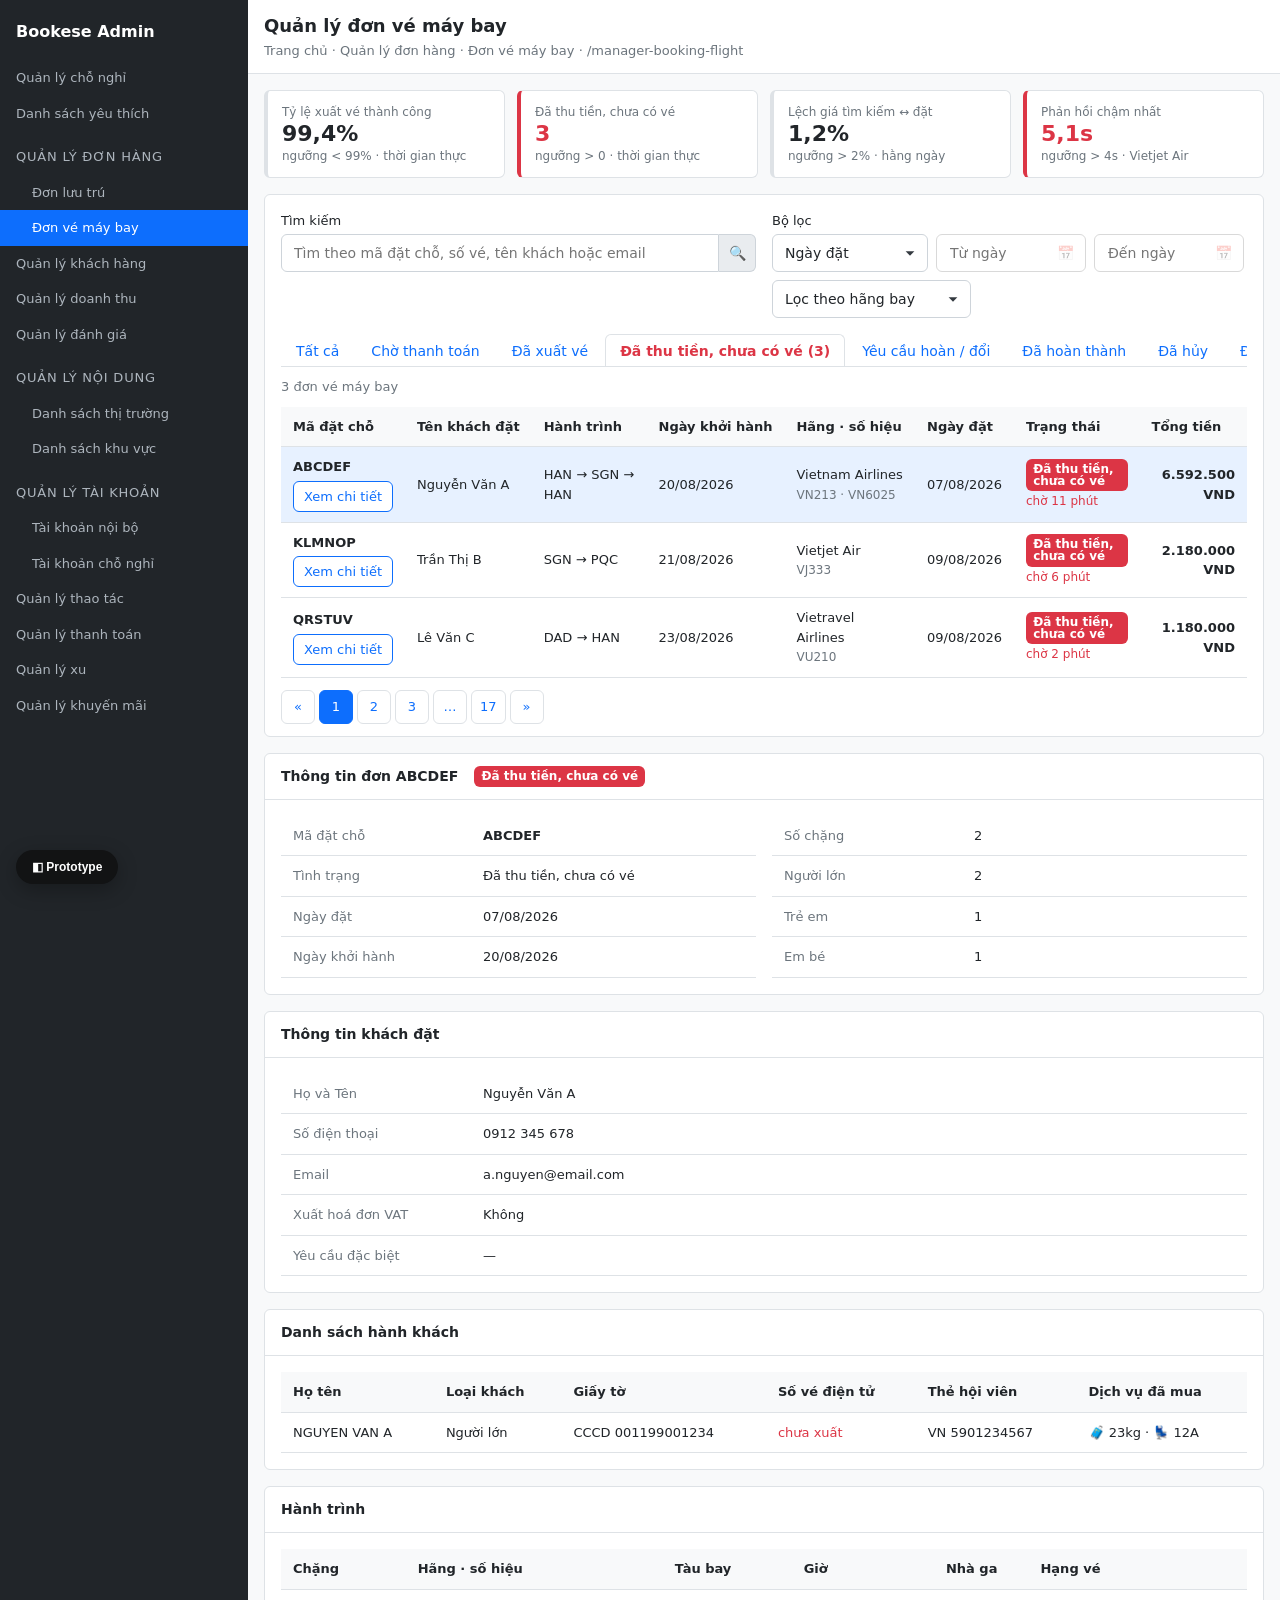
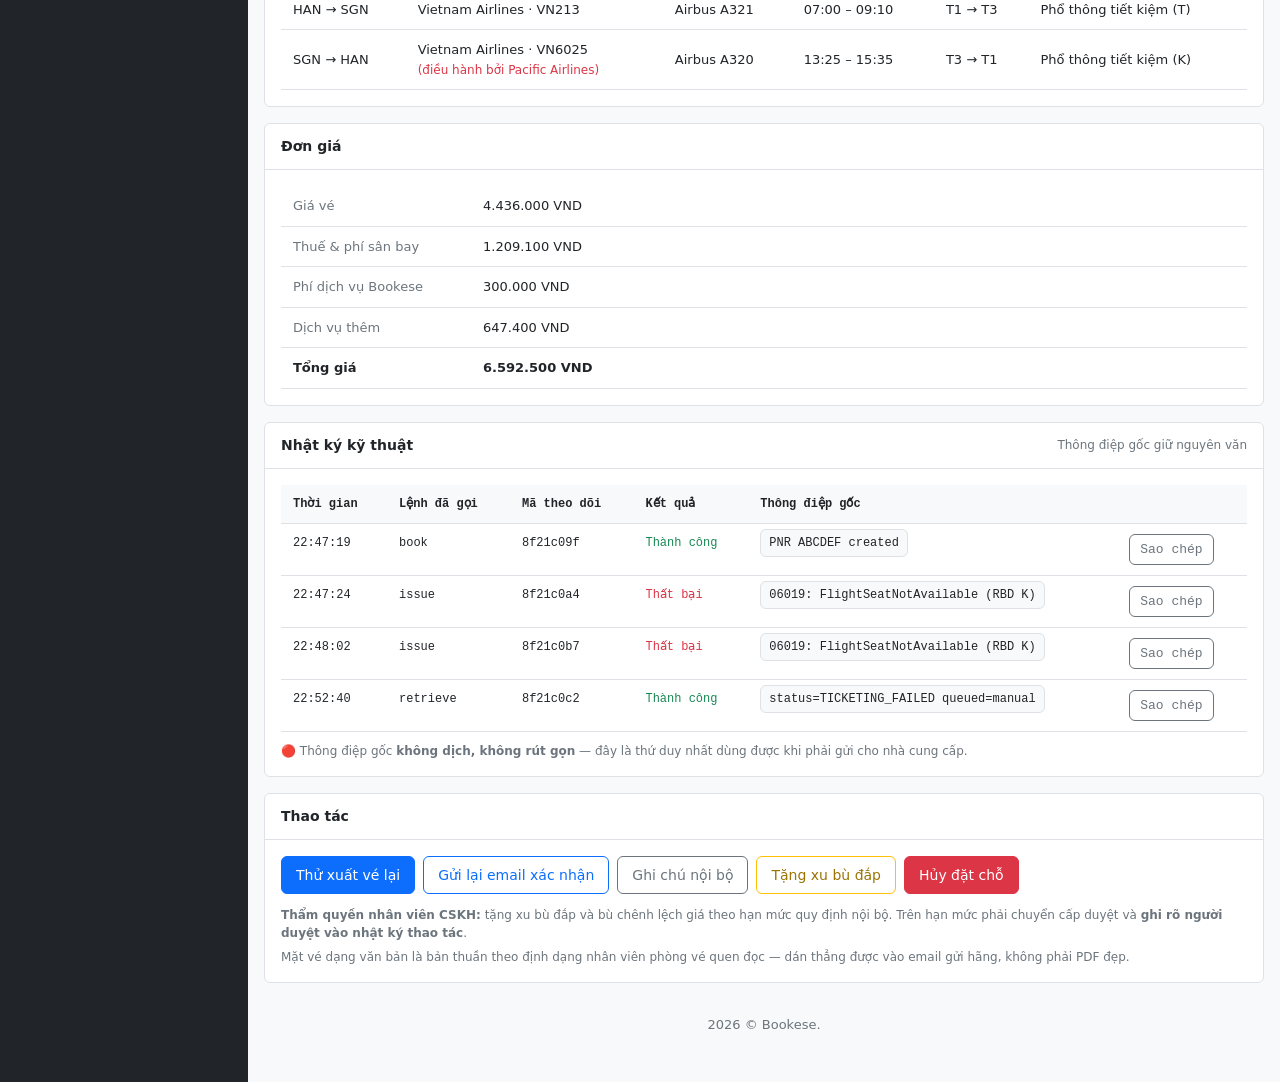
<file: van-hanh.html>
<!doctype html>
<html lang="vi">
<head>
<meta charset="utf-8">
<meta name="robots" content="noindex, nofollow">
<meta name="viewport" content="width=device-width, initial-scale=1">
<title>M7 · Quản lý đơn vé máy bay — Bookese Admin</title>
<!-- 🔴 §14.1 · RB32 · §21-29 — KHU QUẢN TRỊ DÙNG HỆ THIẾT KẾ RIÊNG.
     Trang này CỐ Ý KHÔNG nạp tokens.css và components.css của trang khách hàng:
     không #0064FD, không Inter/Manrope, không bo 12px, không thẻ không bóng. -->
<link rel="stylesheet" href="assets/admin.css">
</head>
<body>

<div class="adm">
  <!-- ===================== §14.2 · VỊ TRÍ TRONG TRÌNH ĐƠN QUẢN TRỊ =====================
       🔴 Phương án A — đổi "Quản lý đặt phòng" thành nhóm hai mục con, giống hệt cách
       "Quản lý nội dung" và "Quản lý tài khoản" đang làm. Không phát minh gì mới.
       ================================================================================ -->
  <nav class="adm__nav">
    <span class="adm__brand">Bookese Admin</span>
    <a href="#">Quản lý chỗ nghỉ</a>
    <a href="#">Danh sách yêu thích</a>
    <span class="adm__group">Quản lý đơn hàng</span>
    <a href="#" class="adm__sub">Đơn lưu trú</a>
    <a href="#" class="adm__sub active">Đơn vé máy bay</a>
    <a href="#">Quản lý khách hàng</a>
    <a href="#">Quản lý doanh thu</a>
    <a href="#">Quản lý đánh giá</a>
    <span class="adm__group">Quản lý nội dung</span>
    <a href="#" class="adm__sub">Danh sách thị trường</a>
    <a href="#" class="adm__sub">Danh sách khu vực</a>
    <span class="adm__group">Quản lý tài khoản</span>
    <a href="#" class="adm__sub">Tài khoản nội bộ</a>
    <a href="#" class="adm__sub">Tài khoản chỗ nghỉ</a>
    <a href="#" id="navOp">Quản lý thao tác</a>
    <a href="#">Quản lý thanh toán</a>
    <a href="#">Quản lý xu</a>
    <a href="#">Quản lý khuyến mãi</a>
  </nav>

  <div class="adm__main">
    <!-- Thanh mảnh tiêu đề — giữ nguyên khung đang chạy -->
    <div class="page-bar">
      <div class="container-fluid">
        <h1 id="pageH1">Quản lý đơn vé máy bay</h1>
        <div class="breadcrumb-admin" id="pageCrumb">Trang chủ · Quản lý đơn hàng · Đơn vé máy bay · /manager-booking-flight</div>
      </div>
    </div>

    <div class="container-fluid">

      <!-- ===================== §14.7 · BẢNG THEO DÕI VẬN HÀNH =====================
           BỐN chỉ số, không hơn. Chỉ số thứ hai là chỉ số DUY NHẤT có ngưỡng bằng 0.
           ======================================================================== -->
      <div class="metric-tiles" id="metrics"></div>

      <!-- ===================== §14.3 · BẢNG DANH SÁCH ĐƠN VÉ MÁY BAY =====================
           Khung đang chạy: thẻ [ô tìm kiếm + bộ lọc] → [thanh tab] → [dòng đếm]
           → [bảng 8 cột] → [phân trang]. Giữ nguyên toàn bộ.
           ================================================================================= -->
      <div class="card" style="margin-top:16px">
        <div class="card-body">
          <div class="row">
            <div class="col-xxl-6">
              <label class="form-label" for="q">Tìm kiếm</label>
              <div class="input-group">
                <!-- 🔴 Phải tìm được theo SỐ VÉ ĐIỆN TỬ: hãng và khách đều nhắc tới đơn bằng số vé -->
                <input class="form-control" id="q" placeholder="Tìm theo mã đặt chỗ, số vé, tên khách hoặc email">
                <span class="input-group-text">🔍</span>
              </div>
            </div>
            <div class="col-xxl-6">
              <label class="form-label">Bộ lọc</label>
              <div style="display:flex;gap:8px;flex-wrap:wrap">
                <select class="form-select" style="width:auto;min-width:150px">
                  <option>Ngày đặt</option><option>Ngày khởi hành</option><option>Ngày xuất vé</option>
                </select>
                <!-- Ant Design DatePicker — thành phần đã có, KHÔNG vẽ mới -->
                <span class="ant-picker" style="width:150px"><input placeholder="Từ ngày" readonly><span class="ant-picker-suffix">📅</span></span>
                <span class="ant-picker" style="width:150px"><input placeholder="Đến ngày" readonly><span class="ant-picker-suffix">📅</span></span>
                <select class="form-select" style="width:auto;min-width:170px" id="fAl">
                  <option value="">Lọc theo hãng bay</option>
                </select>
              </div>
            </div>
          </div>
        </div>

        <!-- §14.3 · Thanh tab trạng thái — cùng cơ chế tab của đơn phòng, đổi nhãn -->
        <div style="padding:0 16px">
          <div class="Tab__Header" id="tabs"></div>
        </div>

        <div style="padding:0 16px">
          <div class="count-line" id="countLine"></div>
          <div class="table-responsive">
            <!-- 🔴 §21-31 — ĐÚNG TÁM CỘT. Bảng hiện vừa khít màn hình;
                 thêm cột thứ chín là bắt cuộn ngang. Thứ cần thêm thì đưa vào trang chi tiết. -->
            <table class="Table">
              <thead class="Table__Head"><tr>
                <th>Mã đặt chỗ</th><th>Tên khách đặt</th><th>Hành trình</th><th>Ngày khởi hành</th>
                <th>Hãng · số hiệu</th><th>Ngày đặt</th><th>Trạng thái</th><th class="text-end">Tổng tiền</th>
              </tr></thead>
              <tbody class="Table__Body" id="rows"></tbody>
            </table>
          </div>
          <div class="pagination">
            <button class="page-link" type="button">«</button>
            <button class="page-link active" type="button">1</button>
            <button class="page-link" type="button">2</button>
            <button class="page-link" type="button">3</button>
            <button class="page-link" type="button">…</button>
            <button class="page-link" type="button">17</button>
            <button class="page-link" type="button">»</button>
          </div>
        </div>
      </div>

      <!-- ===================== §14.4 · TRANG CHI TIẾT MỘT ĐƠN ===================== -->
      <div id="detail"></div>

      <!-- ===================== §14.5 · NHẬT KÝ THAO TÁC ===================== -->
      <div id="oplog" class="u-hidden"></div>

      <div class="adm__footer">2026 © Bookese.</div>
    </div>
  </div>
</div>

<div class="toaster"></div>

<script src="assets/app.js"></script>
<script src="assets/data.js"></script>
<script>
(function () {
  /* 🔴 §14.1 — KHU QUẢN TRỊ dùng định dạng giá HẬU TỐ `5.071.743 VND`,
     trái với `VND 5.071.743` của trang khách. Ngoại lệ CÓ CHỦ ĐÍCH:
     nhân viên vận hành đã quen mắt, đổi chỉ gây nhầm. */
  var money = BK.moneyAdmin;

  /* ---------- §14.7 · Bốn chỉ số ---------- */
  var METRICS = [
    { l: 'Tỷ lệ xuất vé thành công', v: '99,4%', th: 'ngưỡng < 99% · thời gian thực', alarm: false },
    { l: 'Đã thu tiền, chưa có vé',  v: '3',     th: 'ngưỡng > 0 · thời gian thực',   alarm: true },
    { l: 'Lệch giá tìm kiếm ↔ đặt',  v: '1,2%',  th: 'ngưỡng > 2% · hằng ngày',       alarm: false },
    { l: 'Phản hồi chậm nhất',       v: '5,1s',  th: 'ngưỡng > 4s · Vietjet Air',     alarm: true }
  ];
  function drawMetrics() {
    document.getElementById('metrics').innerHTML = METRICS.map(function (m) {
      return '<div class="metric-tile' + (m.alarm ? ' metric-tile--alarm' : '') + '">' +
        '<div class="small text-muted">' + m.l + '</div>' +
        '<div class="metric-tile__v' + (m.alarm ? ' text-danger' : '') + '">' + m.v + '</div>' +
        '<div class="small text-muted">' + m.th + '</div></div>';
    }).join('');
  }

  /* ---------- §14.3 · Tab trạng thái ---------- */
  var TABS = [
    { id: 'all',     label: 'Tất cả' },
    { id: 'pending', label: 'Chờ thanh toán' },
    { id: 'issued',  label: 'Đã xuất vé' },
    /* 🔴 Tab quan trọng nhất của cả màn hình — hiện SỐ ĐƠN ngay trên nhãn và chuyển ĐỎ khi > 0.
       Đây là tình huống đã cầm tiền của khách mà chưa giao được hàng; nó không được phép
       nằm im trong một tab trông giống mọi tab khác. */
    { id: 'nopnr',   label: 'Đã thu tiền, chưa có vé', alarm: true },
    { id: 'refund',  label: 'Yêu cầu hoàn / đổi' },
    { id: 'done',    label: 'Đã hoàn thành' },
    { id: 'cancel',  label: 'Đã hủy' },
    { id: 'changed', label: 'Đã đổi vé' }
  ];

  var ORDERS = [
    { code: 'ABCDEF', tab: 'nopnr', who: 'Nguyễn Văn A', route: 'HAN → SGN → HAN', dep: '20/08/2026',
      al: 'VN', no: 'VN213 · VN6025', booked: '07/08/2026', st: ['Đã thu tiền, chưa có vé', 'bg-danger'],
      total: 6592500, pax: { adt: 2, chd: 1, inf: 1 }, waited: '11 phút', failing: true, op: 'Pacific Airlines' },
    { code: 'KLMNOP', tab: 'nopnr', who: 'Trần Thị B', route: 'SGN → PQC', dep: '21/08/2026',
      al: 'VJ', no: 'VJ333', booked: '09/08/2026', st: ['Đã thu tiền, chưa có vé', 'bg-danger'],
      total: 2180000, pax: { adt: 2 }, waited: '6 phút', failing: true },
    { code: 'QRSTUV', tab: 'nopnr', who: 'Lê Văn C', route: 'DAD → HAN', dep: '23/08/2026',
      al: 'VU', no: 'VU210', booked: '09/08/2026', st: ['Đã thu tiền, chưa có vé', 'bg-danger'],
      total: 1180000, pax: { adt: 1 }, waited: '2 phút', failing: true },
    { code: 'WXYZAB', tab: 'pending', who: 'Phạm Thị D', route: 'HAN → DAD', dep: '25/08/2026',
      al: 'VN', no: 'VN165', booked: '10/08/2026', st: ['Chờ thanh toán', 'bg-warning'],
      total: 1980000, pax: { adt: 2 }, hold: '04:12' },
    { code: 'CDEFGH', tab: 'issued', who: 'Hoàng Văn E', route: 'SGN → CXR', dep: '26/08/2026',
      al: 'VJ', no: 'VJ640', booked: '08/08/2026', st: ['Đã xuất vé', 'bg-success'],
      total: 820000, pax: { adt: 1 } },
    { code: 'IJKLMN', tab: 'refund', who: 'Đỗ Thị F', route: 'HAN → SGN', dep: '19/08/2026',
      al: 'VN', no: 'VN213', booked: '05/08/2026', st: ['Yêu cầu hoàn', 'bg-warning'],
      total: 1285362, pax: { adt: 1 }, submitted: '08/08/2026' },
    { code: 'OPQRST', tab: 'changed', who: 'Vũ Văn G', route: 'HAN → HUI', dep: '18/08/2026',
      al: 'VN', no: 'VN1543', booked: '01/08/2026', st: ['Đã đổi vé', 'bg-info'],
      total: 2240000, pax: { adt: 2 } },
    { code: 'UVWXYZ', tab: 'done', who: 'Bùi Thị H', route: 'SGN → DAD', dep: '14/04/2026',
      al: 'VJ', no: 'VJ620', booked: '02/04/2026', st: ['Đã hoàn thành', 'bg-secondary'],
      total: 1640000, pax: { adt: 2 } },
    { code: 'ABCXYZ', tab: 'cancel', who: 'Ngô Văn I', route: 'HAN → HUI', dep: '03/03/2026',
      al: 'VN', no: 'VN1543', booked: '20/02/2026', st: ['Đã hủy', 'bg-secondary'],
      total: 1120000, pax: { adt: 1 } }
  ];

  var curTab = 'nopnr', curCode = 'ABCDEF';

  document.getElementById('fAl').innerHTML = '<option value="">Lọc theo hãng bay</option>' +
    Object.keys(BK.AIRLINES).map(function (k) { return '<option>' + BK.AIRLINES[k].name + '</option>'; }).join('');

  function tabRows() {
    return curTab === 'all' ? ORDERS : ORDERS.filter(function (o) { return o.tab === curTab; });
  }

  function drawTabs() {
    var nAlarm = ORDERS.filter(function (o) { return o.tab === 'nopnr'; }).length;
    document.getElementById('tabs').innerHTML = TABS.map(function (t) {
      var label = t.label + (t.alarm ? ' (' + nAlarm + ')' : '');
      var cls = 'Tab__Header__Tab__Item' +
        (curTab === t.id ? ' Tab__Header__Tab__Item--active' : '') +
        (t.alarm && nAlarm > 0 ? ' Tab__Header__Tab__Item--alarm' : '');
      return '<button class="' + cls + '" type="button" data-tab="' + t.id + '">' + label + '</button>';
    }).join('');
  }

  function drawRows() {
    var list = tabRows();
    document.getElementById('countLine').textContent = list.length + ' đơn vé máy bay';
    document.getElementById('rows').innerHTML = list.map(function (o) {
      var al = BK.AIRLINES[o.al];
      return '<tr data-code="' + o.code + '"' + (o.code === curCode ? ' class="is-open"' : '') + '>' +
        '<td class="Table__Body__Row__Content"><span class="fw-semibold">' + o.code + '</span><br>' +
          '<button class="btn btn-outline-primary btn-sm" type="button" style="margin-top:4px" data-open="' + o.code + '">Xem chi tiết</button></td>' +
        '<td class="Table__Body__Row__Content">' + o.who + '</td>' +
        '<td class="Table__Body__Row__Content">' + o.route + '</td>' +
        '<td class="Table__Body__Row__Content">' + o.dep + '</td>' +
        '<td class="Table__Body__Row__Content">' + al.name + '<br><span class="small text-muted">' + o.no + '</span></td>' +
        '<td class="Table__Body__Row__Content">' + o.booked + '</td>' +
        '<td class="Table__Body__Row__Content"><span class="badge ' + o.st[1] + '">' + o.st[0] + '</span>' +
          (o.waited ? '<br><span class="small text-danger">chờ ' + o.waited + '</span>' : '') +
          (o.hold ? '<br><span class="small text-muted">còn ' + o.hold + '</span>' : '') + '</td>' +
        /* 🔴 §14.3 cột 8 — định dạng HẬU TỐ */
        '<td class="Table__Body__Row__Content text-end fw-semibold">' + money(o.total) + '</td>' +
      '</tr>';
    }).join('');
  }

  /* ==================================================================
     §14.4 — TRANG CHI TIẾT: giữ cấu trúc ba thẻ của đơn phòng, THÊM ba thẻ
     ================================================================== */
  function drawDetail() {
    var o = ORDERS.filter(function (x) { return x.code === curCode; })[0] || tabRows()[0];
    if (!o) { document.getElementById('detail').innerHTML = ''; return; }
    var al = BK.AIRLINES[o.al];

    document.getElementById('detail').innerHTML =

      /* ---- Thẻ 1 · Thông tin đơn ---- */
      '<div class="card"><div class="card-header">Thông tin đơn ' + o.code +
        '<span class="badge ' + o.st[1] + '" style="margin-left:8px">' + o.st[0] + '</span></div>' +
        '<div class="card-body"><div class="row">' +
          '<div class="col-xxl-6"><table class="Table"><tbody>' +
            row('Mã đặt chỗ', '<b>' + o.code + '</b>') +
            row('Tình trạng', o.st[0]) +
            row('Ngày đặt', o.booked) +
            row('Ngày khởi hành', o.dep) +
          '</tbody></table></div>' +
          '<div class="col-xxl-6"><table class="Table"><tbody>' +
            row('Số chặng', String(o.no.split(' · ').length)) +
            row('Người lớn', String(o.pax.adt || 0)) +
            row('Trẻ em', String(o.pax.chd || 0)) +
            row('Em bé', String(o.pax.inf || 0)) +
          '</tbody></table></div>' +
        '</div></div></div>' +

      /* ---- Thẻ 2 · Thông tin khách đặt ---- */
      '<div class="card"><div class="card-header">Thông tin khách đặt</div>' +
        '<div class="card-body"><table class="Table"><tbody>' +
          row('Họ và Tên', o.who) +
          row('Số điện thoại', '0912 345 678') +
          row('Email', 'a.nguyen@email.com') +
          row('Xuất hoá đơn VAT', 'Không') +
          row('Yêu cầu đặc biệt', '—') +
        '</tbody></table></div></div>' +

      /* ---- Thẻ 3 · Danh sách hành khách (MỚI) ---- */
      '<div class="card"><div class="card-header">Danh sách hành khách</div>' +
        '<div class="card-body table-responsive"><table class="Table">' +
          '<thead class="Table__Head"><tr><th>Họ tên</th><th>Loại khách</th><th>Giấy tờ</th>' +
          '<th>Số vé điện tử</th><th>Thẻ hội viên</th><th>Dịch vụ đã mua</th></tr></thead>' +
          '<tbody class="Table__Body">' +
          (o.failing
            ? '<tr><td class="Table__Body__Row__Content">NGUYEN VAN A</td><td class="Table__Body__Row__Content">Người lớn</td>' +
              '<td class="Table__Body__Row__Content">CCCD 001199001234</td>' +
              '<td class="Table__Body__Row__Content text-danger">chưa xuất</td>' +
              '<td class="Table__Body__Row__Content">VN 5901234567</td>' +
              '<td class="Table__Body__Row__Content">🧳 23kg · 💺 12A</td></tr>'
            : '<tr><td class="Table__Body__Row__Content">NGUYEN VAN A</td><td class="Table__Body__Row__Content">Người lớn</td>' +
              '<td class="Table__Body__Row__Content">CCCD 001199001234</td>' +
              '<td class="Table__Body__Row__Content">738-2401234567</td>' +
              '<td class="Table__Body__Row__Content">VN 5901234567</td>' +
              '<td class="Table__Body__Row__Content">🧳 23kg · 💺 12A</td></tr>') +
        '</tbody></table></div></div>' +

      /* ---- Thẻ 4 · Hành trình (MỚI) ---- */
      '<div class="card"><div class="card-header">Hành trình</div>' +
        '<div class="card-body table-responsive"><table class="Table">' +
          '<thead class="Table__Head"><tr><th>Chặng</th><th>Hãng · số hiệu</th><th>Tàu bay</th>' +
          '<th>Giờ</th><th>Nhà ga</th><th>Hạng vé</th></tr></thead><tbody class="Table__Body">' +
          '<tr><td class="Table__Body__Row__Content">HAN → SGN</td>' +
            '<td class="Table__Body__Row__Content">' + al.name + ' · VN213</td>' +
            '<td class="Table__Body__Row__Content">Airbus A321</td>' +
            '<td class="Table__Body__Row__Content">07:00 – 09:10</td>' +
            '<td class="Table__Body__Row__Content">T1 → T3</td>' +
            '<td class="Table__Body__Row__Content">Phổ thông tiết kiệm (T)</td></tr>' +
          (o.op
            /* §9.4.9 · RB30 — hãng khai thác khác hãng bán vé thì phải ghi rõ,
               vì khách làm thủ tục ở quầy Pacific và CS cần biết trước */
            ? '<tr><td class="Table__Body__Row__Content">SGN → HAN</td>' +
              '<td class="Table__Body__Row__Content">' + al.name + ' · VN6025<br>' +
                '<span class="small text-danger">(điều hành bởi ' + o.op + ')</span></td>' +
              '<td class="Table__Body__Row__Content">Airbus A320</td>' +
              '<td class="Table__Body__Row__Content">13:25 – 15:35</td>' +
              '<td class="Table__Body__Row__Content">T3 → T1</td>' +
              '<td class="Table__Body__Row__Content">Phổ thông tiết kiệm (K)</td></tr>' : '') +
        '</tbody></table></div></div>' +

      /* ---- Thẻ 5 · Đơn giá ---- */
      '<div class="card"><div class="card-header">Đơn giá</div>' +
        '<div class="card-body"><table class="Table"><tbody>' +
          row('Giá vé', money(4436000)) +
          row('Thuế &amp; phí sân bay', money(1209100)) +
          /* Ở khu quản trị phí dịch vụ TÁCH RIÊNG — khác trang khách (RB10 chỉ áp cho màn bán hàng) */
          row('Phí dịch vụ Bookese', money(300000)) +
          row('Dịch vụ thêm', money(647400)) +
          '<tr><td class="Table__Body__Row__Content fw-semibold">Tổng giá</td>' +
          '<td class="Table__Body__Row__Content fw-semibold">' + money(o.total) + '</td></tr>' +
        '</tbody></table></div></div>' +

      /* ---- Thẻ 6 · Nhật ký kỹ thuật (MỚI — thẻ quan trọng nhất) ---- */
      '<div class="card"><div class="card-header">Nhật ký kỹ thuật' +
        '<span class="small text-muted" style="margin-left:auto;font-weight:400">Thông điệp gốc giữ nguyên văn</span></div>' +
        '<div class="card-body table-responsive"><table class="Table log">' +
          '<thead class="Table__Head"><tr><th>Thời gian</th><th>Lệnh đã gọi</th><th>Mã theo dõi</th>' +
          '<th>Kết quả</th><th>Thông điệp gốc</th><th></th></tr></thead><tbody class="Table__Body">' +
          logRows(o) +
        '</tbody></table>' +
        /* ⚠️ Nguyên văn thông điệp lỗi là thứ DUY NHẤT dùng được khi phải gọi đối tác.
           Dịch sang tiếng Việt cho đẹp thì lúc gửi cho nhà cung cấp lại phải dịch ngược
           — và dịch sai thì mất thêm một vòng trao đổi. (§21-32) */
        '<p class="small text-muted" style="margin:10px 0 0">🔴 Thông điệp gốc <b>không dịch, không rút gọn</b> — ' +
        'đây là thứ duy nhất dùng được khi phải gửi cho nhà cung cấp.</p>' +
        '</div></div>' +

      /* ---- §14.6 · Dải nút thao tác ---- */
      '<div class="card"><div class="card-header">Thao tác</div><div class="card-body">' +
        '<div style="display:flex;gap:8px;flex-wrap:wrap">' +
          (o.tab === 'nopnr' ? '<button class="btn btn-primary" type="button" data-act="Thử xuất vé lại">Thử xuất vé lại</button>' : '') +
          '<button class="btn btn-outline-primary" type="button" data-act="Gửi lại email xác nhận">Gửi lại email xác nhận</button>' +
          (o.tab === 'issued' || o.tab === 'done'
            ? '<button class="btn btn-outline-primary" type="button" data-act="Tải mặt vé dạng văn bản">Tải mặt vé dạng văn bản</button>' : '') +
          '<button class="btn btn-outline-secondary" type="button" data-act="Ghi chú nội bộ">Ghi chú nội bộ</button>' +
          (o.tab === 'refund' ? '<button class="btn btn-warning" type="button" data-act="Duyệt yêu cầu hoàn">Duyệt yêu cầu hoàn</button>' : '') +
          '<button class="btn btn-outline-warning" type="button" data-act="Tặng xu bù đắp">Tặng xu bù đắp</button>' +
          (o.tab === 'nopnr' || o.tab === 'pending'
            ? '<button class="btn btn-danger" type="button" data-act="Hủy đặt chỗ">Hủy đặt chỗ</button>' : '') +
        '</div>' +
        '<p class="small text-muted" style="margin:12px 0 0">' +
          '<b>Thẩm quyền nhân viên CSKH:</b> tặng xu bù đắp và bù chênh lệch giá theo hạn mức quy định nội bộ. ' +
          'Trên hạn mức phải chuyển cấp duyệt và <b>ghi rõ người duyệt vào nhật ký thao tác</b>.</p>' +
        '<p class="small text-muted" style="margin:6px 0 0">Mặt vé dạng văn bản là bản thuần theo định dạng ' +
          'nhân viên phòng vé quen đọc — dán thẳng được vào email gửi hãng, không phải PDF đẹp.</p>' +
      '</div></div>';
  }

  function row(k, v) {
    return '<tr><td class="Table__Body__Row__Content text-muted" style="width:190px">' + k + '</td>' +
           '<td class="Table__Body__Row__Content">' + v + '</td></tr>';
  }

  function logRows(o) {
    var L = o.failing
      ? [['22:47:19', 'book',   '8f21c09f', 'Thành công', 'PNR ' + o.code + ' created'],
         ['22:47:24', 'issue',  '8f21c0a4', 'Thất bại',   '06019: FlightSeatNotAvailable (RBD K)'],
         ['22:48:02', 'issue',  '8f21c0b7', 'Thất bại',   '06019: FlightSeatNotAvailable (RBD K)'],
         ['22:52:40', 'retrieve', '8f21c0c2', 'Thành công', 'status=TICKETING_FAILED queued=manual']]
      : [['22:47:19', 'book',   '9a03d1c0', 'Thành công', 'PNR ' + o.code + ' created'],
         ['22:47:24', 'issue',  '9a03d1e6', 'Thành công', 'eticket=738-2401234567'],
         ['22:47:31', 'retrieve', '9a03d1f2', 'Thành công', 'status=TICKETED']];
    return L.map(function (r) {
      var ok = r[3] === 'Thành công';
      return '<tr><td class="Table__Body__Row__Content">' + r[0] + '</td>' +
        '<td class="Table__Body__Row__Content"><code>' + r[1] + '</code></td>' +
        '<td class="Table__Body__Row__Content">' + r[2] + '</td>' +
        '<td class="Table__Body__Row__Content ' + (ok ? 'text-success' : 'text-danger') + '">' + r[3] + '</td>' +
        '<td class="Table__Body__Row__Content"><span class="log__raw">' + r[4] + '</span></td>' +
        /* Có nút SAO CHÉP CẢ DÒNG — để dán thẳng vào email gửi đối tác */
        '<td class="Table__Body__Row__Content"><button class="btn btn-outline-secondary btn-sm" type="button" ' +
          'data-copy="' + r.join('  ').replace(/"/g, '&quot;') + '">Sao chép</button></td></tr>';
    }).join('');
  }

  /* ==================================================================
     §14.5 — NHẬT KÝ THAO TÁC: DÙNG LẠI /manager-operation, KHÔNG DỰNG MỚI.
     Trang đó đã chạy với hơn 1.100 bản ghi; chỉ cần thêm một giá trị
     "Vé máy bay" vào bộ lọc Module.
     ================================================================== */
  var OPLOG = [
    ['CEO Admin',   'Vé máy bay', 'Sửa',  'Thử xuất vé lại đơn #ABCDEF — kết quả: thành công', '11/08/2026 09:12'],
    ['Trần Minh',   'Vé máy bay', 'Sửa',  'Duyệt hoàn vé #IJKLMN',       '11/08/2026 08:47'],
    ['Trần Minh',   'Vé máy bay', 'Thêm', 'Tặng xu bù đắp cho khách của đơn #ABCDEF — lý do: chậm xuất vé', '11/08/2026 08:40'],
    ['Lê Thu',      'Vé máy bay', 'Sửa',  'Sửa tên hành khách 2 của đơn #ABCDEF',              '10/08/2026 17:20'],
    ['Lê Thu',      'Vé máy bay', 'Sửa',  'Gửi lại email xác nhận đơn #CDEFGH',                '10/08/2026 16:58'],
    ['CEO Admin',   'Chỗ nghỉ',   'Sửa',  'Cập nhật thông tin OTA của chỗ nghỉ #1741578629 - Legacy Hoi An Resort', '10/08/2026 16:46'],
    ['Trần Minh',   'Vé máy bay', 'Xoá',  'Hủy đặt chỗ #WXYZAB — lý do: khách yêu cầu',        '10/08/2026 15:03']
  ];

  function drawOpLog() {
    document.getElementById('oplog').innerHTML =
      '<div class="card"><div class="card-header">Quản lý thao tác · <code>/manager-operation</code>' +
        '<span class="small text-muted" style="margin-left:auto;font-weight:400">1.147 bản ghi</span></div>' +
      '<div class="card-body">' +
        '<p class="small text-muted" style="margin:0 0 12px">✅ §14.5 — trang này <b>đã có sẵn và đang chạy</b>. ' +
        'Chỉ cần thêm một giá trị <b>Vé máy bay</b> vào bộ lọc Module. <b>Không dựng trang nhật ký riêng.</b></p>' +
        '<div style="display:flex;gap:8px;flex-wrap:wrap;margin-bottom:12px">' +
          '<select class="form-select" style="width:auto;min-width:170px" id="opModule">' +
            '<option>Module: Tất cả</option><option selected>Module: Vé máy bay</option>' +
            '<option>Module: Chỗ nghỉ</option><option>Module: Khách hàng</option></select>' +
          '<select class="form-select" style="width:auto;min-width:170px"><option>Người thao tác</option></select>' +
          '<select class="form-select" style="width:auto;min-width:150px"><option>Hành động</option></select>' +
          '<button class="btn btn-outline-primary" type="button" data-act="Xuất file nhật ký">Xuất file</button>' +
        '</div>' +
        '<div class="table-responsive"><table class="Table">' +
          '<thead class="Table__Head"><tr><th>Người thao tác</th><th>Hạng mục</th><th>Hành động</th>' +
          '<th>Nội dung</th><th>Thời gian thay đổi</th></tr></thead><tbody class="Table__Body" id="opRows"></tbody>' +
        '</table></div>' +
        '<p class="small text-muted" style="margin:12px 0 0">🔴 Mọi thao tác <b>chạm vào tiền</b> hoặc ' +
        '<b>chạm vào vé</b> đều phải để lại vết ở đây — không có ngoại lệ, kể cả thao tác của quản trị viên cao nhất.</p>' +
      '</div></div>';
    drawOpRows();
  }
  function drawOpRows() {
    var sel = document.getElementById('opModule');
    var only = sel && /Vé máy bay/.test(sel.value) ? 'Vé máy bay' : null;
    document.getElementById('opRows').innerHTML = OPLOG
      .filter(function (r) { return !only || r[1] === only; })
      .map(function (r) {
        return '<tr>' + r.map(function (c, i) {
          return '<td class="Table__Body__Row__Content"' + (i === 3 ? '' : ' style="white-space:nowrap"') + '>' + c + '</td>';
        }).join('') + '</tr>';
      }).join('');
  }

  /* ---------- Sự kiện ---------- */
  document.getElementById('tabs').addEventListener('click', function (e) {
    var b = e.target.closest('[data-tab]'); if (!b) return;
    curTab = b.getAttribute('data-tab');
    var first = tabRows()[0];
    curCode = first ? first.code : '';
    drawTabs(); drawRows(); drawDetail();
  });
  document.getElementById('rows').addEventListener('click', function (e) {
    var tr = e.target.closest('[data-code]'); if (!tr) return;
    curCode = tr.getAttribute('data-code');
    drawRows(); drawDetail();
    document.getElementById('detail').scrollIntoView({ behavior: 'smooth', block: 'start' });
  });
  document.body.addEventListener('click', function (e) {
    var c = e.target.closest('[data-copy]');
    if (c) {
      if (navigator.clipboard) navigator.clipboard.writeText(c.getAttribute('data-copy'));
      BK.toast('Đã sao chép cả dòng nhật ký'); return;
    }
    var a = e.target.closest('[data-act]');
    if (a) {
      /* 🔴 §14.5 — mọi thao tác chạm vào tiền hoặc vé đều ghi vào nhật ký thao tác */
      OPLOG.unshift(['Trần Minh', 'Vé máy bay', 'Sửa',
        a.getAttribute('data-act') + ' đơn #' + curCode, '11/08/2026 hôm nay']);
      if (document.getElementById('opRows')) drawOpRows();
      BK.toast(a.getAttribute('data-act') + ' — đã ghi vào nhật ký thao tác');
    }
  });
  document.body.addEventListener('change', function (e) {
    if (e.target.id === 'opModule') drawOpRows();
  });
  document.getElementById('navOp').addEventListener('click', function (e) {
    e.preventDefault();
    document.getElementById('oplog').classList.remove('u-hidden');
    document.getElementById('oplog').scrollIntoView({ behavior: 'smooth', block: 'start' });
  });

  drawMetrics(); drawTabs(); drawRows(); drawDetail(); drawOpLog();
  document.getElementById('oplog').classList.add('u-hidden');

  /* ---------- Chuyển trạng thái để trình bày ---------- */
  BK.onProtoState = function (id) {
    if (id === 'alarm') location.reload();
    if (id === 'ok') {
      METRICS[1].v = '0'; METRICS[1].alarm = false;
      METRICS[3].v = '2,4s'; METRICS[3].alarm = false;
      ORDERS = ORDERS.filter(function (o) { return o.tab !== 'nopnr'; });
      curTab = 'issued'; curCode = 'CDEFGH';
      drawMetrics(); drawTabs(); drawRows(); drawDetail();
      BK.toast('Không có đơn kẹt vé — mọi chỉ số dưới ngưỡng');
    }
    if (['nopnr', 'pending', 'issued', 'refund', 'changed'].indexOf(id) > -1) {
      curTab = id;
      var f = tabRows()[0]; curCode = f ? f.code : '';
      drawTabs(); drawRows(); drawDetail();
    }
    if (id === 'oplog') {
      document.getElementById('oplog').classList.remove('u-hidden');
      document.getElementById('oplog').scrollIntoView({ behavior: 'smooth', block: 'start' });
    }
  };
  BK.mountProto([
    { id: 'alarm',   label: 'Có cảnh báo' },
    { id: 'ok',      label: 'Bình thường' },
    { id: 'nopnr',   label: 'Chưa có vé' },
    { id: 'pending', label: 'Chờ thanh toán' },
    { id: 'refund',  label: 'Yêu cầu hoàn' },
    { id: 'oplog',   label: 'Nhật ký thao tác' }
  ]);
})();
</script>
</body>
</html>
</file>
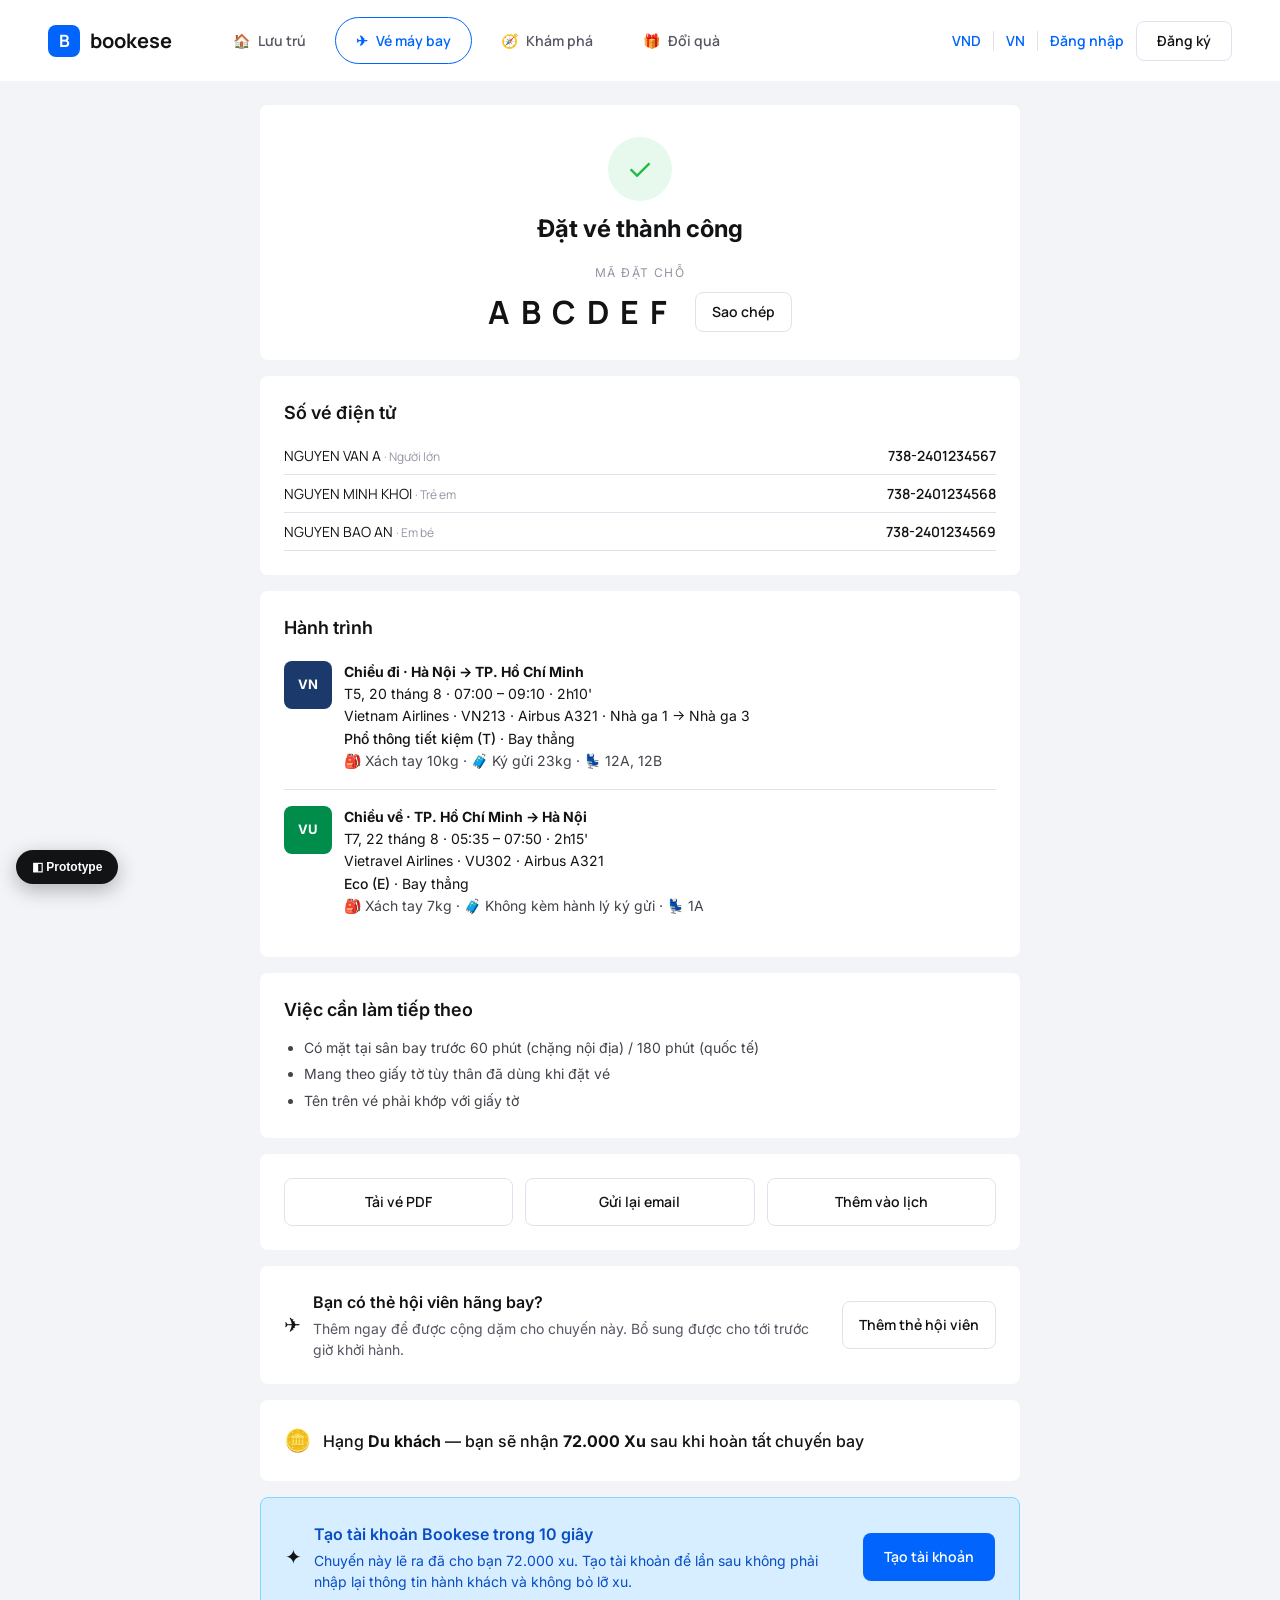
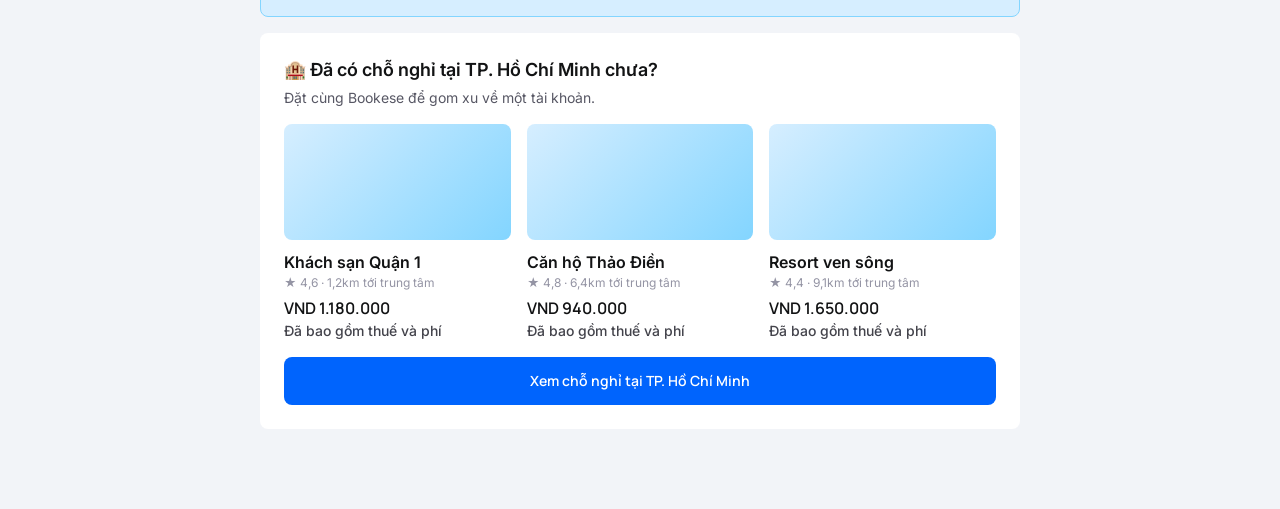
<file: xac-nhan.html>
<!doctype html>
<html lang="vi">
<head>
<meta charset="utf-8">
<meta name="robots" content="noindex, nofollow">
<meta name="viewport" content="width=device-width, initial-scale=1">
<title>M5 · Xác nhận — Bookese</title>
<link rel="preconnect" href="https://fonts.googleapis.com">
<link rel="preconnect" href="https://fonts.gstatic.com" crossorigin>
<link href="https://fonts.googleapis.com/css2?family=Inter:wght@400;500;600;700&family=Manrope:wght@400;500;600;700&display=swap" rel="stylesheet">
<link rel="stylesheet" href="assets/tokens.css">
<link rel="stylesheet" href="assets/components.css">
<style>
  .wrap { max-width: 760px; margin-inline: auto; }
  .sec { background: #fff; border-radius: var(--r-base); padding: 24px; margin-bottom: 16px; }
  .hero-ok { text-align: center; padding: 32px 24px 24px; }
  .hero-ok__icon { width: 64px; height: 64px; border-radius: 50%; display: grid; place-items: center; margin: 0 auto 12px; font-size: 30px; }
  .todo { margin: 0; padding-left: 20px; line-height: 1.9; font-size: 14px; color: var(--c-text-secondary); }
  .actions { display: grid; grid-template-columns: repeat(3, 1fr); gap: 12px; }
  .hotels { display: grid; grid-template-columns: repeat(3, 1fr); gap: 16px; }
  .hotel__img { height: 116px; border-radius: var(--r-base); background: linear-gradient(135deg, var(--c-primary-lightest), var(--c-primary-light)); margin-bottom: 10px; }
  @media (max-width: 767px) { .actions, .hotels { grid-template-columns: 1fr; } }
</style>
</head>
<body>

<header data-header></header>

<main class="container" style="padding-top:24px;padding-bottom:64px">
  <div class="wrap">

    <!-- ==========================================================
         M5 — BIẾN THỂ A · ĐÃ XUẤT VÉ THÀNH CÔNG (§12.1)
         ========================================================== -->
    <div data-variant="A">
      <div class="sec hero-ok">
        <div class="hero-ok__icon" style="background:#E7F8ED;color:var(--c-success)">✓</div>
        <h1 class="text-h4-bold" style="margin:0 0 20px">Đặt vé thành công</h1>
        <div class="text-label-large-regular" style="letter-spacing:.12em">MÃ ĐẶT CHỖ</div>
        <div style="display:flex;align-items:center;justify-content:center;gap:16px;margin-top:6px">
          <span class="pnr">ABCDEF</span>
          <button class="btn btn--secondary" type="button" style="min-width:96px"
                  onclick="navigator.clipboard&&navigator.clipboard.writeText('ABCDEF');BK.toast('Đã sao chép mã đặt chỗ')">Sao chép</button>
        </div>
      </div>

      <div class="sec">
        <h2 class="text-body-large-semibold" style="margin:0 0 12px">Số vé điện tử</h2>
        <table class="tickets">
          <tr><td>NGUYEN VAN A <span class="text-label-large-regular">· Người lớn</span></td><td>738-2401234567</td></tr>
          <tr><td>NGUYEN MINH KHOI <span class="text-label-large-regular">· Trẻ em</span></td><td>738-2401234568</td></tr>
          <tr><td>NGUYEN BAO AN <span class="text-label-large-regular">· Em bé</span></td><td>738-2401234569</td></tr>
        </table>
      </div>

      <!-- Dùng lại thành phần khối ① của M4 -->
      <div class="sec">
        <h2 class="text-body-large-semibold" style="margin:0 0 4px">Hành trình</h2>
        <div style="display:flex;gap:12px;padding:16px 0;border-bottom:1px solid var(--c-border)">
          <span class="airline__logo" style="background:#1B3A6B">VN</span>
          <div style="flex:1;font-size:14px;line-height:1.6">
            <b>Chiều đi · Hà Nội → TP. Hồ Chí Minh</b><br>
            T5, 20 tháng 8 · 07:00 – 09:10 · 2h10'<br>
            Vietnam Airlines · VN213 · Airbus A321 · Nhà ga 1 → Nhà ga 3<br>
            <!-- §10.3 · vị trí 5/6 — tên hạng vé trong khối hành trình -->
            <span class="fare-name-line">Phổ thông tiết kiệm (T)</span> · Bay thẳng<br>
            <span class="u-text-secondary">🎒 Xách tay 10kg · 🧳 Ký gửi 23kg · 💺 12A, 12B</span>
          </div>
        </div>
        <div style="display:flex;gap:12px;padding:16px 0">
          <span class="airline__logo" style="background:#008C4A">VU</span>
          <div style="flex:1;font-size:14px;line-height:1.6">
            <b>Chiều về · TP. Hồ Chí Minh → Hà Nội</b><br>
            T7, 22 tháng 8 · 05:35 – 07:50 · 2h15'<br>
            Vietravel Airlines · VU302 · Airbus A321<br>
            <!-- §9.4.2 · RB30 — chuyến này không liên danh nên ẩn dòng ghi chú, đúng quy tắc -->

            <span class="fare-name-line">Eco (E)</span> · Bay thẳng<br>
            <span class="u-text-secondary">🎒 Xách tay 7kg · <span class="fl-amen__none">🧳 Không kèm hành lý ký gửi</span> · 💺 1A</span>
          </div>
        </div>
      </div>

      <div class="sec">
        <h2 class="text-body-large-semibold" style="margin:0 0 12px">Việc cần làm tiếp theo</h2>
        <ul class="todo">
          <li>Có mặt tại sân bay trước 60 phút (chặng nội địa) / 180 phút (quốc tế)</li>
          <li>Mang theo giấy tờ tùy thân đã dùng khi đặt vé</li>
          <li>Tên trên vé phải khớp với giấy tờ</li>
        </ul>
      </div>

      <div class="sec">
        <div class="actions">
          <button class="btn btn--secondary" type="button" style="height:48px">Tải vé PDF</button>
          <button class="btn btn--secondary" type="button" style="height:48px">Gửi lại email</button>
          <button class="btn btn--secondary" type="button" style="height:48px">Thêm vào lịch</button>
        </div>
      </div>

      <!-- §11.4.3 · RB24 — BỔ SUNG THẺ HỘI VIÊN SAU KHI ĐẶT.
           Rất nhiều khách chỉ nhớ ra số thẻ sau khi đặt xong. Hệ thống nguồn cung có
           đường riêng cho việc này — không dùng thì khách buộc phải gọi tổng đài.
           Chỉ hiện nếu chưa nhập ở M4. -->
      <div class="sec" id="secMember">
        <div style="display:flex;gap:12px;align-items:center;flex-wrap:wrap">
          <span style="font-size:20px" aria-hidden="true">✈</span>
          <div style="flex:1;min-width:220px">
            <b class="text-body-semibold">Bạn có thẻ hội viên hãng bay?</b>
            <p class="text-body-small-regular u-text-label" style="margin:4px 0 0">
              Thêm ngay để được cộng dặm cho chuyến này. Bổ sung được cho tới trước giờ khởi hành.
            </p>
          </div>
          <button class="btn btn--secondary" type="button" id="btnAddMember" style="height:48px">Thêm thẻ hội viên</button>
        </div>
      </div>

      <!-- §5.4 · Khối xu ở màn xác nhận.
           ⚠️ §21-18 — KHÔNG đặt cạnh khối thẻ hội viên hãng bay: dặm bay (của hãng)
           và xu (của Bookese) là hai thứ khác nhau, đặt cạnh nhau khách hiểu nhầm. -->
      <div class="sec" style="display:flex;align-items:center;gap:12px">
        <span style="font-size:22px" aria-hidden="true">🪙</span>
        <span class="text-body-medium">Hạng <b>Du khách</b> — bạn sẽ nhận <b>72.000 Xu</b> sau khi hoàn tất chuyến bay</span>
      </div>

      <!-- Chỉ hiện với khách CHƯA đăng nhập -->
      <div class="sec" data-guest style="border:1px solid var(--c-primary-light);background:var(--c-primary-lightest)">
        <div style="display:flex;gap:12px;align-items:center;flex-wrap:wrap">
          <span style="font-size:20px" aria-hidden="true">✦</span>
          <div style="flex:1;min-width:220px">
            <b class="text-body-semibold" style="color:var(--c-primary-dark)">Tạo tài khoản Bookese trong 10 giây</b>
            <p class="text-body-small-regular" style="margin:4px 0 0;color:var(--c-primary-dark)">
              Chuyến này lẽ ra đã cho bạn 72.000 xu. Tạo tài khoản để lần sau không phải nhập lại thông tin hành khách và không bỏ lỡ xu.
            </p>
          </div>
          <button class="btn btn--primary" type="button">Tạo tài khoản</button>
        </div>
      </div>

      <!-- 🔴 §12.1 · KHỐI QUAN TRỌNG NHẤT VỀ MẶT KINH DOANH.
           Toàn bộ lý do Bookese làm vé máy bay là để khách đặt tiếp chỗ nghỉ.
           Đừng thu nhỏ, đừng đẩy xuống nơi không ai cuộn tới. -->
      <div class="sec">
        <h2 class="text-body-large-semibold" style="margin:0 0 4px">🏨 Đã có chỗ nghỉ tại TP. Hồ Chí Minh chưa?</h2>
        <p class="text-body-small-regular u-text-label" style="margin:0 0 16px">Đặt cùng Bookese để gom xu về một tài khoản.</p>
        <div class="hotels">
          <article><div class="hotel__img"></div>
            <b class="text-body-semibold">Khách sạn Quận 1</b>
            <div class="text-label-large-regular">★ 4,6 · 1,2km tới trung tâm</div>
            <div class="price price--table" style="margin-top:4px">VND 1.180.000</div>
            <div class="price__note">Đã bao gồm thuế và phí</div>
          </article>
          <article><div class="hotel__img"></div>
            <b class="text-body-semibold">Căn hộ Thảo Điền</b>
            <div class="text-label-large-regular">★ 4,8 · 6,4km tới trung tâm</div>
            <div class="price price--table" style="margin-top:4px">VND 940.000</div>
            <div class="price__note">Đã bao gồm thuế và phí</div>
          </article>
          <article><div class="hotel__img"></div>
            <b class="text-body-semibold">Resort ven sông</b>
            <div class="text-label-large-regular">★ 4,4 · 9,1km tới trung tâm</div>
            <div class="price price--table" style="margin-top:4px">VND 1.650.000</div>
            <div class="price__note">Đã bao gồm thuế và phí</div>
          </article>
        </div>
        <button class="btn btn--primary btn--block" type="button" style="margin-top:16px">Xem chỗ nghỉ tại TP. Hồ Chí Minh</button>
      </div>
    </div>

    <!-- ==========================================================
         M5 — BIẾN THỂ B · ĐÃ THANH TOÁN, ĐANG XUẤT VÉ (§12.2)
         🔴 BẮT BUỘC PHẢI VẼ — không phải trường hợp hiếm.
         Hệ thống nguồn cung KHÔNG có thông báo tự động (§22.2-②).
         ========================================================== -->
    <div data-variant="B" class="u-hidden">
      <div class="sec hero-ok">
        <div class="hero-ok__icon" style="background:#FFF6DA;color:#8A6300">⏳</div>
        <h1 class="text-h4-bold" style="margin:0 0 8px">Đã nhận thanh toán — đang xuất vé</h1>
        <p class="text-body-regular u-text-secondary" style="margin:0 auto;max-width:460px">
          Chúng tôi đã nhận <b>VND 6.247.400</b> của bạn. Vé đang được xuất, thường mất dưới 2 phút.
        </p>
      </div>

      <div class="sec">
        <div class="sum-row"><span class="sum-row__k">Mã đặt chỗ</span><span class="sum-row__v">ABCDEF</span></div>
        <div class="sum-row"><span class="sum-row__k">Số tiền đã thanh toán</span><span class="sum-row__v">VND 6.247.400</span></div>
        <div class="progress" style="margin:16px 0 8px"><div class="progress__fill"></div></div>
        <p class="text-body-small-regular u-text-label" style="margin:0" id="pollNote">Đang kiểm tra… lần tới sau 5 giây</p>
      </div>

      <div class="sec">
        <p class="text-body-regular" style="margin:0 0 16px">
          Trang này tự cập nhật. Bạn có thể đóng — chúng tôi sẽ gửi vé qua <b>email</b> và <b>Zalo</b> ngay khi xong.
        </p>
        <div style="display:flex;gap:12px;flex-wrap:wrap">
          <a class="btn btn--secondary" href="tel:0782221131" style="height:48px">📞 078 222 1131</a>
          <button class="btn btn--secondary" type="button" style="height:48px">💬 Chat với Bookese</button>
        </div>
      </div>
    </div>

    <!-- ==========================================================
         M5 — BIẾN THỂ C · CẦN HỖ TRỢ (§12.3) — sau 10 phút chưa có vé
         Ba nguyên tắc: không im lặng · không đổ lỗi cho hãng ·
         nêu sẵn hai phương án bồi hoàn.
         ========================================================== -->
    <div data-variant="C" class="u-hidden">
      <div class="sec hero-ok">
        <div class="hero-ok__icon" style="background:#FFECEC;color:var(--c-error)">⚠</div>
        <h1 class="text-h4-bold" style="margin:0 0 8px">Đơn hàng của bạn đang được xử lý</h1>
        <p class="text-body-regular u-text-secondary" style="margin:0 auto;max-width:520px">
          Chúng tôi đã nhận thanh toán nhưng chưa xuất được vé. Nhân viên Bookese đang xử lý và sẽ liên hệ bạn
          <b>trong vòng 30 phút</b>.
        </p>
      </div>

      <div class="sec">
        <div class="sum-row"><span class="sum-row__k">Mã đặt chỗ</span><span class="sum-row__v">ABCDEF</span></div>
        <div class="sum-row"><span class="sum-row__k">Số tiền đã thanh toán</span><span class="sum-row__v">VND 6.247.400</span></div>
        <div class="sum-row"><span class="sum-row__k">Thời điểm thanh toán</span><span class="sum-row__v">20/08/2026 · 22:47</span></div>
      </div>

      <div class="sec">
        <h2 class="text-body-large-semibold" style="margin:0 0 12px">Bạn sẽ được chọn một trong hai phương án</h2>
        <div style="display:grid;grid-template-columns:1fr 1fr;gap:12px">
          <div style="border:1px solid var(--c-border);border-radius:var(--r-base);padding:16px">
            <b class="text-body-semibold">Đặt lại chuyến tương đương</b>
            <p class="text-body-small-regular u-text-label" style="margin:6px 0 0">Bookese bù toàn bộ chênh lệch giá, bạn không trả thêm đồng nào.</p>
          </div>
          <div style="border:1px solid var(--c-border);border-radius:var(--r-base);padding:16px">
            <b class="text-body-semibold">Hoàn 100% tiền</b>
            <p class="text-body-small-regular u-text-label" style="margin:6px 0 0">Hoàn đủ tiền vé và phí dịch vụ ngay trong ngày.</p>
          </div>
        </div>
        <div style="display:flex;gap:12px;margin-top:16px;flex-wrap:wrap">
          <a class="btn btn--primary" href="tel:0782221131" style="height:48px;flex:1">📞 078 222 1131</a>
          <button class="btn btn--secondary" type="button" style="height:48px;flex:1">💬 Chat ngay</button>
        </div>
      </div>
    </div>

  </div>
</main>

<!-- §11.4.3 — hộp thoại thêm thẻ hội viên, mỗi hành khách một thẻ riêng -->
<div class="overlay" id="dlgMember" hidden>
  <div class="dialog" role="dialog" aria-modal="true" aria-labelledby="memT">
    <div class="dialog__head">
      <span class="dialog__title" id="memT">Thêm thẻ hội viên hãng bay</span>
      <button class="btn btn--icon dialog__x" type="button" data-close aria-label="Đóng">✕</button>
    </div>
    <div class="dialog__body" id="memBody"></div>
    <div class="dialog__foot">
      <button class="btn btn--secondary" type="button" data-close>Để sau</button>
      <button class="btn btn--primary" type="button" id="memSend" style="height:40px">Gửi cho hãng</button>
    </div>
  </div>
</div>

<div class="toaster"></div>

<script src="assets/app.js"></script>
<script src="assets/data.js"></script>
<script>
(function () {
  BK.mountHeader('vmb');

  function show(v) {
    ['A', 'B', 'C'].forEach(function (k) {
      document.querySelector('[data-variant="' + k + '"]').classList.toggle('u-hidden', k !== v);
    });
    window.scrollTo({ top: 0 });
  }

  /* §12.2 — trang tự làm mới, giãn dần 5 → 15 → 30 → 60 giây, tối đa 10 phút */
  var steps = [5, 15, 30, 60], si = 0;
  setInterval(function () {
    var n = document.getElementById('pollNote');
    if (!n) return;
    si = Math.min(si + 1, steps.length - 1);
    n.textContent = 'Đang kiểm tra… lần tới sau ' + steps[si] + ' giây';
  }, 4000);

  /* §11.4.3 — thêm thẻ hội viên sau khi đặt, mỗi hành khách một thẻ riêng */
  var alOpts = Object.keys(BK.AIRLINES).map(function (k) {
    return '<option value="' + k + '"' + (k === 'VN' ? ' selected' : '') + '>' + BK.AIRLINES[k].name + '</option>';
  }).join('');

  document.getElementById('btnAddMember').addEventListener('click', function () {
    document.getElementById('memBody').innerHTML = BK.PASSENGERS.map(function (p, i) {
      return '<div class="' + (i ? 'paxcard' : 'paxcard') + '" style="margin-bottom:12px">' +
        '<div class="paxcard__head"><b>' + p.name + '</b> <span class="badge badge--muted">' + p.type + '</span></div>' +
        '<div class="form-grid">' +
          '<div class="field"><label class="field__label">Hãng</label>' +
            '<select class="select">' + alOpts + '</select></div>' +
          '<div class="field"><label class="field__label">Số thẻ</label>' +
            '<input class="input" placeholder="Ví dụ: 5901234567"></div>' +
        '</div></div>';
    }).join('') +
    '<p class="notice notice--tip" style="margin:0"><span aria-hidden="true">ⓘ</span>' +
      '<span>Bookese không kiểm tra được số thẻ — vui lòng nhập đúng theo thẻ của bạn. ' +
      'Bổ sung được cho tới trước giờ khởi hành.</span></p>';
    BK.openDialog('#dlgMember');
  });

  document.getElementById('memSend').addEventListener('click', function () {
    BK.closeDialog('#dlgMember');
    /* 🔴 §21-17 — CHỈ ĐƯỢC NÓI "đã gửi cho hãng". Không dấu tích xanh,
       không hứa "đã cộng dặm" vì Bookese không xác minh được số thẻ. */
    BK.toast('Đã gửi cho hãng');
    document.getElementById('secMember').innerHTML =
      '<div style="display:flex;gap:12px;align-items:center">' +
        '<span style="font-size:20px" aria-hidden="true">✈</span>' +
        '<div><b class="text-body-semibold">Đã gửi thẻ hội viên cho hãng</b>' +
        '<p class="text-body-small-regular u-text-label" style="margin:4px 0 0">' +
        'Việc cộng dặm do hãng hàng không quyết định. Bạn có thể sửa lại trong ' +
        '<a href="lich-su.html">Lịch sử đặt chỗ</a> cho tới trước giờ khởi hành.</p></div></div>';
  });

  BK.onProtoState = function (id) {
    if (id === 'A' || id === 'B' || id === 'C') show(id);
    if (id === 'flown') {
      /* §11.4.3 — sau giờ bay thì ẨN nút, hiện chữ liên hệ hãng */
      document.getElementById('secMember').innerHTML =
        '<div style="display:flex;gap:12px;align-items:center">' +
          '<span style="font-size:20px" aria-hidden="true">✈</span>' +
          '<span class="text-body-small-regular u-text-label">Chuyến bay đã khởi hành — ' +
          'liên hệ trực tiếp hãng để bổ sung dặm.</span></div>';
      BK.toast('Đã qua giờ khởi hành — nút thêm thẻ bị ẩn');
    }
    if (id === 'member') {
      document.querySelectorAll('[data-guest]').forEach(function (e) { e.classList.add('u-hidden'); });
      BK.toast('Ẩn khối mời tạo tài khoản — khách đã đăng nhập');
    }
  };
  BK.mountProto([
    { id: 'A', label: 'A · Đã xuất vé' },
    { id: 'B', label: 'B · Đang xuất vé' },
    { id: 'C', label: 'C · Cần hỗ trợ' },
    { id: 'member', label: 'Khách đã đăng nhập' },
    { id: 'flown', label: 'Đã qua giờ bay' }
  ]);
})();
</script>
</body>
</html>
</file>
<file: assets/tokens.css>
/* =====================================================================
   BOOKESE — VÉ MÁY BAY · TOKENS
   Nguồn: Đặc tả giao diện §3 (Hệ thống thiết kế Bookese)
   Mọi giá trị lấy từ CSS thật của hệ thống Bookese đang chạy — KHÔNG tự sáng tạo.
   RB6: KHÔNG có chế độ tối. Không viết @media (prefers-color-scheme: dark).
   ===================================================================== */

:root {
  /* ---------- §3.1 Màu chính ---------- */
  --c-primary-lightest: #D6EEFF;  /* nền huy hiệu · nền dải tiêu đề bảng */
  --c-primary-light:    #83D5FF;  /* viền dải tiêu đề bảng */
  --c-primary:          #0064FD;  /* nút chính · liên kết · mục đang chọn */
  --c-primary-dark:     #084DC5;  /* hover nút chính · chữ trên dải tiêu đề */

  /* ---------- §3.1 Trung tính ---------- */
  --c-disabled-bg:      #F2F2F7;
  --c-border:           #E2E2EF;  /* đường phân cách chuẩn toàn hệ thống */
  --c-checkbox-border:  #BDBDCE;
  --c-text-faint:       #9494A4;
  --c-text-label:       #575764;
  --c-text-secondary:   #43434B;  /* "Đã bao gồm thuế và phí" */
  --c-text:             #121314;  /* chữ chính VÀ giá tiền (RB7) */

  /* ---------- §3.1 Nền và trạng thái ---------- */
  --c-page:             #F2F4F8;  /* cũng là màu 2 hình tròn khoét ở cột tóm tắt */
  --c-accent-bg:        #F8FAFF;  /* cột tổng tiền trong bảng */
  --c-card:             #FFFFFF;
  --c-error:            #FF383C;
  --c-success:          #20BA46;
  --c-info:             #0088FF;
  --c-star:             #ECBD00;

  /* ---------- §3.1 Bảng màu sơ đồ chỗ ngồi (7 trạng thái) ---------- */
  --seat-free:      #20BA46;  /* ghế miễn phí */
  --seat-standard:  #0064FD;  /* ghế tiêu chuẩn có phí */
  --seat-infant:    #ECBD00;  /* phù hợp người lớn bế em bé */
  --seat-window:    #83D5FF;  /* cạnh cửa sổ */
  --seat-aisle:     #084DC5;  /* cạnh lối đi */
  --seat-exit:      #0088FF;  /* gần cửa thoát hiểm */
  --seat-taken-bg:  #F2F2F7;
  --seat-taken-bd:  #BDBDCE;

  /* ---------- §3.3 Bo góc ---------- */
  --r-base:    8px;   /* nút, ô nhập, hộp chọn, thẻ, ảnh */
  --r-surface: 16px;  /* hộp tìm kiếm và hộp thoại */
  --r-tooltip: 6px;   /* tooltip và huy hiệu nhỏ */
  --r-toast:   4px;   /* thông báo nổi */
  --r-coin:    20px;  /* thẻ số dư xu */

  /* ---------- §3.3 Đổ bóng — CHỈ cho 4 thành phần ----------
     RB4: thẻ và dòng danh sách KHÔNG đổ bóng. Phân tách bằng đường kẻ. */
  --shadow-search: 0 8px 24px rgba(18, 19, 20, .10);
  --shadow-dialog: 0 16px 48px rgba(18, 19, 20, .18);
  --shadow-tooltip: 0 4px 16px rgba(18, 19, 20, .12);
  --shadow-toast:  0 4px 16px rgba(18, 19, 20, .14);

  /* ---------- §3.3 Khoảng cách — thang 4px ---------- */
  --sp-1: 4px;  --sp-2: 8px;  --sp-3: 12px;
  --sp-4: 16px; --sp-6: 24px; --sp-8: 32px;

  /* ---------- §3.4 Kích thước chuẩn ---------- */
  --h-header:        81px;  /* máy tính */
  --h-header-mobile: 72px;
  --w-container:     1312px;
  --w-content:       1216px;
  --h-input-search:  48px;  /* ô nhập trong hộp tìm kiếm */
  --h-input:         52px;  /* ô nhập trong biểu mẫu */
  --h-select:        44px;
  --h-textarea:      134px;
  --h-btn:           48px;  /* nút chính */
  --h-btn-sm:        40px;  /* nút phụ */
  --w-filter:        320px;
  --w-results:       880px;
  --w-summary:       286px;
  --sticky-top:      96px;  /* cột tóm tắt dính (81px header + 15px) */
  --h-mobile-bar:    76px;
}

/* ===================== §3.2 KIỂU CHỮ ===================== */
/* Cỡ gốc 16px · Inter cho nội dung · Manrope cho khung sườn (header, GIÁ, form, nút, bảng) */

*, *::before, *::after { box-sizing: border-box; }

html { font-size: 16px; -webkit-text-size-adjust: 100%; }

body {
  margin: 0;
  font-family: Inter, -apple-system, "Segoe UI", Roboto, sans-serif;
  font-size: 16px;
  font-weight: 400;
  line-height: 1.5;
  color: var(--c-text);
  background: var(--c-page);
  -webkit-font-smoothing: antialiased;
}

/* Thang chữ — tên lớp giữ NGUYÊN VĂN như mã nguồn Bookese để đội phát triển map thẳng */
.text-h1-bold            { font-size: 48px; font-weight: 700; line-height: 1.15; letter-spacing: -.02em; }
.text-h4-bold            { font-size: 24px; font-weight: 700; line-height: 1.3; }   /* tên trang */
.text-body-large-semibold{ font-size: 18px; font-weight: 600; line-height: 1.4; }   /* tiêu đề khối · GIÁ trên dòng chuyến bay */
.text-body-semibold      { font-size: 16px; font-weight: 600; }                     /* tên hãng, tiêu đề phụ */
.text-body-medium        { font-size: 16px; font-weight: 500; }
.text-body-regular       { font-size: 16px; font-weight: 400; }
.text-body-small-semibold{ font-size: 14px; font-weight: 600; color: var(--c-text-label); } /* nhãn biểu mẫu */
.text-body-small-medium  { font-size: 14px; font-weight: 500; }                     /* "Đã bao gồm thuế và phí" */
.text-body-small-regular { font-size: 14px; font-weight: 400; }
.text-label-large-medium { font-size: 12px; font-weight: 500; color: var(--c-text-secondary); }
.text-label-large-regular{ font-size: 12px; font-weight: 400; color: var(--c-text-faint); }

/* ⚠️ §3.2 — LỖI CHÍNH TẢ PHẢI GIỮ NGUYÊN.
   Lớp `tw-text-lable-medium-regular` viết sai `label` → `lable` đang dùng rộng rãi
   trong mã nguồn Bookese = 14px/400. Viết đúng chính tả sẽ KHÔNG ăn style.
   Đây không phải lỗi của bản thiết kế này. */
.tw-text-lable-medium-regular { font-size: 14px; font-weight: 400; }

/* Manrope — khung sườn: header, GIÁ TIỀN, biểu mẫu, nút, bảng */
.font-frame,
.price, .btn, input, select, textarea, table, th, td,
.site-header, .fare-table, .summary-card {
  font-family: Manrope, Inter, -apple-system, "Segoe UI", Roboto, sans-serif;
}

/* ===================== TIỆN ÍCH DÙNG CHUNG ===================== */
.container { width: 100%; max-width: var(--w-container); margin-inline: auto; padding-inline: 48px; }
.content   { max-width: var(--w-content); margin-inline: auto; }

.u-text-faint     { color: var(--c-text-faint); }
.u-text-label     { color: var(--c-text-label); }
.u-text-secondary { color: var(--c-text-secondary); }
.u-text-error     { color: var(--c-error); }
.u-text-success   { color: var(--c-success); }
.u-text-info      { color: var(--c-info); }
.u-text-primary   { color: var(--c-primary); }

.u-divider { border: 0; border-top: 1px solid var(--c-border); margin: 0; }
.u-hidden  { display: none !important; }
.u-sr-only {
  position: absolute; width: 1px; height: 1px; padding: 0; margin: -1px;
  overflow: hidden; clip: rect(0 0 0 0); white-space: nowrap; border: 0;
}

/* §5.1 — Bắt buộc: dấu sao đỏ cho trường bắt buộc */
.req::after { content: " *"; color: var(--c-error); }

a { color: var(--c-primary); text-decoration: none; }
a:hover { color: var(--c-primary-dark); text-decoration: underline; }

:focus-visible { outline: 2px solid var(--c-primary); outline-offset: 2px; }

/* ===================== §3.5 ĐIỂM NGẮT =====================
   sm 640 · md 768 · lg 1024 · xl 1280 · 2xl 1536
   🔴 Thiết kế và duyệt ở 375px TRƯỚC, máy tính sau. */
@media (max-width: 1023px) {
  .container { padding-inline: 16px; }
}
</file>
<file: assets/components.css>
/* =====================================================================
   BOOKESE — VÉ MÁY BAY · THƯ VIỆN THÀNH PHẦN
   §4.1 — 15 thành phần DÙNG LẠI từ luồng đặt phòng (đánh dấu [DÙNG LẠI])
   §4.2 — 13 thành phần MỚI phải dựng          (đánh dấu [MỚI])
   ===================================================================== */

/* =====================================================================
   THANH ĐẦU TRANG — §3.4 · 81px máy tính / 72px điện thoại
   Dính đầu trang · nền trắng · KHÔNG viền, KHÔNG bóng
   ===================================================================== */
.site-header {
  position: sticky; top: 0; z-index: 60;
  height: var(--h-header);
  background: var(--c-card);
  display: flex; align-items: center;
}
.site-header .container { display: flex; align-items: center; gap: var(--sp-6); }

.brand { display: flex; align-items: center; gap: 10px; font-weight: 700; font-size: 20px; color: var(--c-text); }
.brand__mark {
  width: 32px; height: 32px; border-radius: var(--r-base);
  background: var(--c-primary); color: #fff;
  display: grid; place-items: center; font-size: 17px; font-weight: 700;
}

/* Dãy điều hướng viên thuốc — NGOẠI LỆ DUY NHẤT được bo tròn hoàn toàn (§4.3) */
.navpills { display: flex; align-items: center; gap: var(--sp-2); margin-left: var(--sp-4); }
.navpill {
  display: inline-flex; align-items: center; gap: 8px;
  padding: 12px 20px; border-radius: 999px;
  border: 1px solid transparent; background: transparent;
  font-size: 14px; font-weight: 600; color: var(--c-text-label);
  text-decoration: none; cursor: pointer; white-space: nowrap;
}
.navpill:hover { background: var(--c-page); color: var(--c-text); text-decoration: none; }
.navpill--active { border-color: var(--c-primary); color: var(--c-primary); background: transparent; }
.navpill--active:hover { color: var(--c-primary); background: transparent; }

.header-right { margin-left: auto; display: flex; align-items: center; gap: var(--sp-3); font-size: 14px; }
.header-right .sep { width: 1px; height: 20px; background: var(--c-border); }

/* §8.4 — thanh đầu trang bản điện thoại rút gọn: ☰ [logo] 👤 🌐 */
@media (max-width: 1023px) {
  .site-header { height: var(--h-header-mobile); }
  .navpills { display: none; }
  .header-right { gap: var(--sp-2); }
  .header-right .sep { display: none; }
  .header-right .btn--secondary { display: none; }
}

/* =====================================================================
   NÚT — §4.3 · Bo góc 8px, KHÔNG bo tròn viên thuốc
   ===================================================================== */
.btn {
  display: inline-flex; align-items: center; justify-content: center; gap: 8px;
  border-radius: var(--r-base); border: 1px solid transparent;
  font-size: 14px; font-weight: 600; line-height: 1;
  cursor: pointer; text-decoration: none; white-space: nowrap;
  transition: background-color .15s, border-color .15s, color .15s;
}
.btn:hover { text-decoration: none; }

.btn--primary { height: var(--h-btn); min-width: 120px; padding: 0 20px; background: var(--c-primary); color: #fff; }
.btn--primary:hover { background: var(--c-primary-dark); color: #fff; }
.btn--primary:disabled,
.btn--primary[aria-disabled="true"] { background: var(--c-disabled-bg); color: var(--c-text-faint); cursor: not-allowed; }

.btn--secondary { height: var(--h-btn-sm); min-width: 129px; padding: 0 16px; background: #fff; border-color: var(--c-border); color: var(--c-text); }
.btn--secondary:hover { border-color: var(--c-text-faint); color: var(--c-text); }

.btn--link { height: auto; padding: 0; background: none; border: 0; color: var(--c-primary); font-weight: 600; }
.btn--link:hover { color: var(--c-primary-dark); text-decoration: underline; }

.btn--icon { width: 40px; height: 40px; min-width: 40px; padding: 0; background: none; border: 0; color: var(--c-text-label); border-radius: var(--r-base); }
.btn--icon:hover { background: var(--c-page); }

.btn--block { width: 100%; }
.btn--danger { background: var(--c-error); color: #fff; }

/* Vòng xoay đặt TRÊN CHÍNH NÚT (§10.6 · §15.1) — không chuyển màn hình tải toàn trang */
.btn--busy { pointer-events: none; background: var(--c-primary-dark); }
.spinner {
  width: 16px; height: 16px; border-radius: 50%; flex: none;
  border: 2px solid rgba(255,255,255,.35); border-top-color: #fff;
  animation: spin .7s linear infinite;
}
.spinner--dark { border-color: var(--c-border); border-top-color: var(--c-primary); }
@keyframes spin { to { transform: rotate(360deg); } }

/* =====================================================================
   Ô NHẬP — §4.4 · Nhãn PHÍA TRÊN ô nhập, không dùng nhãn nổi (RB5)
   ===================================================================== */
.field { display: flex; flex-direction: column; gap: 9px; min-width: 0; }
.field__label { font-size: 14px; font-weight: 600; color: var(--c-text-label); }
.field__hint  { font-size: 12px; font-weight: 400; color: var(--c-text-faint); }
.field__error { font-size: 14px; font-weight: 400; color: var(--c-error); }

.input, .select, .textarea {
  width: 100%; border: 1px solid var(--c-border); border-radius: var(--r-base);
  background: #fff; color: var(--c-text); font-size: 16px; font-family: inherit;
  padding: 12px 16px;
}
.input    { height: var(--h-input); }
.select   { height: var(--h-select); padding-right: 40px; appearance: none;
  background-image: url("data:image/svg+xml,%3Csvg xmlns='http://www.w3.org/2000/svg' width='16' height='16' viewBox='0 0 24 24' fill='none' stroke='%23575764' stroke-width='2' stroke-linecap='round'%3E%3Cpath d='m6 9 6 6 6-6'/%3E%3C/svg%3E");
  background-repeat: no-repeat; background-position: right 14px center; }
.textarea { height: var(--h-textarea); resize: none; padding: 12px 16px; }

.input::placeholder, .textarea::placeholder { color: var(--c-text-label); }
/* §4.4 — Khi được chọn: VIỀN CHUYỂN SANG MÀU ĐEN */
.input:focus, .select:focus, .textarea:focus { outline: none; border-color: var(--c-text); }
.input--error, .select--error, .textarea--error { border-color: var(--c-error); }
.input:disabled, .select:disabled { background: var(--c-disabled-bg); color: var(--c-text-faint); }

/* Chip đếm ký tự — viền/chữ #108A00, chuyển đỏ khi đầy */
.charcount {
  position: absolute; right: 12px; bottom: 12px;
  border: 1px solid #108A00; color: #108A00; background: #fff;
  border-radius: var(--r-tooltip); padding: 2px 8px; font-size: 12px; font-weight: 500;
}
.charcount--full { border-color: var(--c-error); color: var(--c-error); }
.textarea-wrap { position: relative; }

/* Ô tích và nút chọn một */
.check { display: flex; align-items: flex-start; gap: 10px; cursor: pointer; font-size: 14px; line-height: 1.45; }
.check input { appearance: none; flex: none; width: 20px; height: 20px; margin: 0; border: 1px solid var(--c-checkbox-border); border-radius: 4px; background: #fff; cursor: pointer; position: relative; }
.check input[type="radio"] { border-radius: 50%; }
.check input:checked { background: var(--c-primary); border-color: var(--c-primary); }
.check input[type="checkbox"]:checked::after {
  content: ""; position: absolute; inset: 0;
  background: url("data:image/svg+xml,%3Csvg xmlns='http://www.w3.org/2000/svg' width='14' height='14' viewBox='0 0 24 24' fill='none' stroke='white' stroke-width='3' stroke-linecap='round' stroke-linejoin='round'%3E%3Cpath d='M20 6 9 17l-5-5'/%3E%3C/svg%3E") center/14px no-repeat;
}
.check input[type="radio"]:checked::after {
  content: ""; position: absolute; inset: 5px; border-radius: 50%; background: #fff;
}
.check input:disabled { background: var(--c-disabled-bg); border-color: var(--c-border); cursor: not-allowed; }
.check__count { margin-left: auto; color: var(--c-text-faint); font-size: 12px; }

/* =====================================================================
   THẺ · KHỐI — RB4: KHÔNG ĐỔ BÓNG, phân tách bằng đường kẻ
   ===================================================================== */
.card { background: var(--c-card); border-radius: var(--r-base); }
.card--pad { padding: 24px; }
.page-title { font-size: 24px; font-weight: 700; margin: 0 0 4px; }

.breadcrumb { font-size: 14px; color: var(--c-text-label); padding: 16px 0; }
.breadcrumb a { color: var(--c-text-label); }
.breadcrumb a:hover { color: var(--c-primary); }

/* Dải tiêu đề bảng [DÙNG LẠI §4.1-6] — h48 · nền #D6EEFF · viền #83D5FF · chữ #084DC5 */
.band {
  height: 48px; display: flex; align-items: center; gap: 10px; padding: 0 16px;
  background: var(--c-primary-lightest); border: 1px solid var(--c-primary-light);
  color: var(--c-primary-dark); font-size: 16px; font-weight: 600;
  font-family: Manrope, Inter, sans-serif;
}

/* Huy hiệu */
.badge { display: inline-flex; align-items: center; gap: 6px; border-radius: var(--r-tooltip); padding: 3px 8px; font-size: 12px; font-weight: 600; }
.badge--info    { background: var(--c-primary-lightest); color: var(--c-primary-dark); }
.badge--error   { background: #FFECEC; color: var(--c-error); }
.badge--success { background: #E7F8ED; color: #108A00; }
.badge--warn    { background: #FFF6DA; color: #8A6300; }
.badge--muted   { background: var(--c-disabled-bg); color: var(--c-text-label); }

/* Dải cảnh báo */
.notice { display: flex; gap: 10px; padding: 12px 16px; border-radius: var(--r-base); font-size: 14px; line-height: 1.5; }
.notice--info  { background: var(--c-primary-lightest); color: var(--c-primary-dark); }
.notice--warn  { background: #FFF6DA; color: #7A5800; }
.notice--error { background: #FFECEC; color: var(--c-error); }
.notice--tip   { background: #F2F8FF; color: var(--c-info); }

/* =====================================================================
   GIÁ — §5.1 · Định dạng `VND 1.252.181` (RB1) · màu ĐEN #121314 (RB7)
   ===================================================================== */
.price { font-family: Manrope, Inter, sans-serif; color: var(--c-text); font-weight: 600; }
.price--row   { font-size: 18px; }  /* giá trên dòng chuyến bay */
.price--table { font-size: 16px; }  /* giá trong bảng và cột tóm tắt */
.price__per   { font-size: 14px; font-weight: 400; color: var(--c-text-label); }
/* Giá gốc khi giảm: 14/400, ĐỎ, gạch ngang, đặt PHÍA TRÊN giá mới */
.price__was   { display: block; font-size: 14px; font-weight: 400; color: var(--c-error); text-decoration: line-through; }
.price__note  { font-size: 14px; font-weight: 500; color: var(--c-text-secondary); } /* "Đã bao gồm thuế và phí" */


/* =====================================================================
   §9.4 · RB36 — DÒNG CHUYẾN BAY: BA HÀNG, CAO ~108px
   Bản trước ~570px → màn 1080px chỉ thấy 2 chuyến. Bản này 108px + 8px
   khoảng cách = 116px/chuyến → vùng danh sách 700px hiển thị 6 chuyến.
   ===================================================================== */
.fr {
  background: #fff; border: 1px solid var(--c-border); border-radius: var(--r-base);
  margin-bottom: 8px;                 /* §9.4.6 — 8px, không phải 16px */
}
.fr--open { border-color: var(--c-primary); }     /* nền vẫn TRẮNG, không tô */
.fr--soldout .fr__main { opacity: .55; }
.fr__main { padding: 16px; cursor: pointer; display: flex; gap: 12px; }  /* §9.4.4 — cả dòng bấm được */
.fr__col { flex: 1; min-width: 0; }
.fr--soldout .fr__main { cursor: default; }

/* ---------- HÀNG 1 · 20px (+18px nếu có dòng điều hành bởi) ---------- */
.fr__r1 { display: flex; align-items: center; gap: 8px; height: 20px; }
/* 🔴 §21-35 — logo 32px, KHÔNG dựng khối màu đặc 82px */
.fr__logo {
  width: 32px; height: 32px; flex: none; border-radius: var(--r-tooltip);
  display: grid; place-items: center; color: #fff; font-size: 11px; font-weight: 700;
}
/* Dòng "(điều hành bởi …)" là thứ DUY NHẤT được phép đẩy hàng 1 cao thêm 18px */
.fr__r1--op { height: auto; align-items: flex-start; }
.fr__who { min-width: 0; font-size: 14px; line-height: 20px; white-space: nowrap;
  overflow: hidden; text-overflow: ellipsis; }
.fr__who b { font-weight: 600; color: var(--c-text); }
.fr__alsuffix { font-style: normal; }
.fr__meta { font-weight: 400; color: var(--c-text-label); }
.fr__op { display: block; font-size: 12px; line-height: 18px; font-weight: 400; color: var(--c-text-faint); }
/* 🔴 §21-36 — chỉ hiện khi ≤ 5 chỗ */
.fr__seats { margin-left: auto; font-size: 12px; font-weight: 500; color: var(--c-error); white-space: nowrap; }

/* ---------- HÀNG 2 · 36px ---------- */
.fr__r2 { display: flex; align-items: center; gap: 16px; height: 36px; }
.fr__t { text-align: left; white-space: nowrap; }
.fr__t b { display: block; font-family: Manrope, Inter, sans-serif; font-size: 18px; line-height: 20px; font-weight: 600; color: var(--c-text); }
.fr__t span { display: block; font-size: 13px; line-height: 15px; color: var(--c-text-label); }
.fr__t--to { text-align: right; }
.fr__mid { flex: 1; min-width: 0; text-align: center; }
.fr__dur { display: block; font-size: 12px; line-height: 16px; color: var(--c-text-label); }
/* 🔴 §9.4.3 — đường kẻ 1px, KHÔNG chấm tròn hai đầu, không kẻ 2px */
.fr__line { display: block; height: 1px; background: var(--c-border); }
.fr__price { text-align: right; white-space: nowrap; position: relative; margin-left: 8px; }
.fr__amtbtn { display: inline-flex; align-items: center; gap: 2px; border: 0; background: none; padding: 0; cursor: pointer; color: var(--c-text); }
.fr__amtbtn:hover { color: var(--c-primary); }
.fr__amt { font-family: Manrope, Inter, sans-serif; font-size: 20px; line-height: 22px; font-weight: 700; }
.fr__amtbtn:hover .fr__amt { color: var(--c-primary); }
.fr__per { display: flex; align-items: center; justify-content: flex-end; gap: 2px; font-size: 12px; line-height: 14px; color: var(--c-text-faint); }

/* ---------- HÀNG 3 · 20px ---------- */
.fr__r3 { display: flex; align-items: center; gap: 12px; height: 20px; }
.fr__attrs { flex: 1; min-width: 0; font-size: 13px; color: var(--c-text-secondary);
  overflow: hidden; text-overflow: ellipsis; white-space: nowrap; position: relative; }
.fr__fare { border: 0; background: none; padding: 0; cursor: pointer; font-family: inherit;
  font-size: 13px; font-weight: 500; color: var(--c-text); border-bottom: 1px dashed var(--c-checkbox-border); }
.fr__fare:hover { color: var(--c-primary); border-bottom-color: var(--c-primary); }
.u-bag { color: #108A00; }
.u-norefund { color: var(--c-error); font-weight: 500; }
.fr__cta { height: 36px; min-width: 96px; padding: 0 16px; flex: none; }
.fr__chev { color: var(--c-text-faint); font-size: 16px; line-height: 1; flex: none;
  display: inline-block; transition: transform .18s; }
.fr.fr--open .fr__chev { transform: rotate(180deg); }

/* §9.4.5 — ĐIỆN THOẠI: hai hàng, cao ~96px */
@media (max-width: 767px) {
  .fr__main { padding: 12px; }
  .fr__logo { width: 28px; height: 28px; }
  .fr__craft { display: none; }                 /* 🔴 ẩn tàu bay */
  .fr__alsuffix { display: none; }              /* Vietravel Airlines → Vietravel */
  .fr__cta { display: none; }                   /* 🔴 ẩn nút Chọn — chọn trong panel */
  .fr__r2 { gap: 10px; }
  .fr__t b { font-size: 16px; }
  .fr__amt { font-size: 17px; }
  .fr__attrs { white-space: normal; }
}

/* ===== (giữ để tham chiếu: các lớp .flight__panel, .fl-amen dùng ở panel chi tiết) =====
   [MỚI 1] DÒNG CHUYẾN BAY — §9.4 · thành phần dùng nhiều nhất (5/7 màn)
   padding dọc 24px · đường kẻ #E2E2EF · KHÔNG đổ bóng
   ===================================================================== */
.flight { background: #fff; border-bottom: 1px solid var(--c-border); }
.flight__main { display: grid; grid-template-columns: 1fr 260px; }
.flight__left { padding: 24px; min-width: 0; }
.flight__right {
  padding: 24px; border-left: 1px solid var(--c-border);
  display: flex; flex-direction: column; align-items: flex-end; gap: 6px; text-align: right;
}

.airline { display: flex; align-items: center; gap: 12px; }
.airline__logo { width: 48px; height: 48px; flex: none; border-radius: var(--r-base); display: grid; place-items: center; color: #fff; font-size: 13px; font-weight: 700; letter-spacing: .02em; }
.airline__name { font-size: 16px; font-weight: 600; color: var(--c-text); }
.airline__meta { font-size: 14px; font-weight: 400; color: var(--c-text-label); }

/* Đường bay ● ─── ✈ ─── ● (§19.1) */
.leg { display: grid; grid-template-columns: auto 1fr auto; align-items: start; gap: 16px; margin-top: 16px; }
.leg__time  { font-family: Manrope, Inter, sans-serif; font-size: 18px; font-weight: 600; color: var(--c-text); white-space: nowrap; }
.leg__code  { font-size: 14px; font-weight: 400; color: var(--c-text-secondary); }
.leg__end   { display: flex; flex-direction: column; gap: 2px; }
.leg__end--to { align-items: flex-end; text-align: right; }
.leg__mid   { display: flex; flex-direction: column; align-items: center; gap: 2px; padding-top: 4px; }
.leg__dur   { font-size: 14px; font-weight: 400; color: var(--c-text-label); }
.leg__line  { position: relative; width: 100%; height: 14px; }
.leg__line::before { content: ""; position: absolute; top: 50%; left: 0; right: 0; height: 1px; background: var(--c-border); }
.leg__line .dot { position: absolute; top: 50%; width: 7px; height: 7px; margin-top: -3.5px; border-radius: 50%; background: var(--c-checkbox-border); }
.leg__line .dot--a { left: 0; } .leg__line .dot--b { right: 0; }
.leg__line .plane { position: absolute; top: 50%; left: 50%; transform: translate(-50%, -50%); background: #fff; padding: 0 4px; color: var(--c-primary); display: flex; }
.leg__stops { font-size: 14px; font-weight: 400; color: var(--c-text-secondary); }

/* §9.4.2 · RB30 — hãng KHAI THÁC khác hãng BÁN VÉ thì phải ghi rõ.
   Tên và logo lấy theo hãng bán vé; dòng này đặt ngay dưới số hiệu và loại tàu bay.
   🔴 §21-27: không được hiện "Pacific Airlines" thay cho "Vietnam Airlines". */
.opnote { display: block; font-size: 13px; font-weight: 400; color: var(--c-text-label); }

/* =====================================================================
   §9.4.1 · RB29 — HUY HIỆU TRÊN DÒNG CHUYẾN BAY  [MỚI 16]
   Cao 24px · bo 6px · padding 4/10 · chữ 13/600.
   Nhóm A tối đa 1 · Nhóm B tối đa 3 · Nhóm C tối đa 1, luôn đứng cuối.
   ===================================================================== */
.bdg-row { margin-top: 10px; }
.bdg {
  display: inline-flex; align-items: center; height: 20px; border-radius: 4px;
  padding: 0 8px; font-size: 12px; font-weight: 600; white-space: nowrap;
}
.bdg--ok   { background: #E7F7EC; color: #108A00; }
.bdg--info { background: #EAF2FF; color: var(--c-primary); }
.bdg--warn { background: #FFF4E5; color: #B45309; }

/* Nhóm B — nhãn thuộc tính: chỉ là dữ kiện, không phải huy hiệu quảng bá */
.attr { font-size: 13px; font-weight: 400; color: var(--c-text-secondary); }
.attr--ok   { color: #108A00; font-weight: 500; }
.attr--warn { color: var(--c-error); font-weight: 500; font-size: 12px; }

/* Nhóm C — chip xu. 🔴 Phần thưởng SAU chuyến bay: không dấu −, không chữ "giảm" (RB12) */
.coinchip {
  display: inline-flex; align-items: center; height: 20px; border-radius: 4px;
  padding: 0 8px; font-size: 12px; font-weight: 600;
  background: #FFF7E5; color: #B45309;
}
.coinchip--guest { background: var(--c-disabled-bg); color: var(--c-text-label); cursor: help; }

/* =====================================================================
   §9.9 — KHỨ HỒI CHỌN TUẦN TỰ  ·  [MỚI 14] thanh chỉ báo chặng
   ===================================================================== */
.legbar {
  position: sticky; top: var(--h-header); z-index: 40;
  display: flex; gap: 8px; background: var(--c-page);
  padding: 12px 0; margin-bottom: 4px;
}
.legstep {
  display: flex; align-items: center; gap: 10px; flex: 1; min-width: 0;
  border: 1px solid var(--c-border); border-radius: var(--r-base); background: #fff;
  padding: 10px 14px; cursor: pointer; text-align: left; font-family: inherit;
}
.legstep__m { width: 22px; height: 22px; flex: none; border-radius: 50%; display: grid; place-items: center; font-size: 12px; font-weight: 700; }
.legstep b { display: block; font-size: 14px; font-weight: 600; color: var(--c-text); }
.legstep span span { display: block; font-size: 12px; color: var(--c-text-faint); }
/* Đã chọn: dấu tích #20BA46 · Đang chọn: chấm đặc #0064FD · Chưa tới: vòng rỗng #9494A4 */
.legstep--done .legstep__m { background: #E7F7EC; color: var(--c-success); }
.legstep--now  { border-color: var(--c-primary); }
.legstep--now  .legstep__m { background: var(--c-primary-lightest); color: var(--c-primary); }
.legstep--todo { opacity: .7; }
.legstep--todo .legstep__m { color: var(--c-text-faint); }

/* Dòng thu gọn của chiều đã chọn — nền #F5F9FF, viền trái 3px #0064FD */
.legpicked {
  display: flex; align-items: center; gap: 12px; flex-wrap: wrap;
  background: #F5F9FF; border-left: 3px solid var(--c-primary);
  border-radius: 0 var(--r-base) var(--r-base) 0; padding: 12px 16px; margin-bottom: 12px;
}
.legpicked__tick { color: var(--c-success); font-weight: 700; }
.legpicked__b { flex: 1; min-width: 200px; font-size: 13px; }
.legpicked__b b { display: block; font-size: 14px; color: var(--c-text); }
.legpicked__b span { display: block; color: var(--c-text-secondary); }
.legpicked__b i { font-style: normal; color: var(--c-text-faint); }

/* Thanh dính đáy 76px — hiện từ khi chọn xong chặng đầu tiên */
.tripbar {
  position: fixed; left: 0; right: 0; bottom: 0; z-index: 80;
  height: var(--h-mobile-bar); background: #fff; border-top: 1px solid var(--c-border);
  display: flex; align-items: center;
}
.tripbar__in { display: flex; align-items: center; justify-content: space-between; gap: 16px; }
.tripbar__n { font-size: 14px; font-weight: 600; }
.tripbar__p { font-size: 14px; color: var(--c-text-secondary); }
.tripbar__p b { font-family: Manrope, Inter, sans-serif; color: var(--c-text); }
.has-tripbar { padding-bottom: calc(var(--h-mobile-bar) + 16px); }
/* Trên điện thoại thanh chọn chặng thay chỗ thanh bộ lọc để không chồng nhau */
@media (max-width: 1023px) {
  .has-tripbar .mobilebar { display: none; }
  .legbar { flex-direction: column; gap: 6px; }
  .legstep { padding: 8px 12px; }
}

/* 🔴 Nhãn +1 khi hạ cánh hôm sau — BẮT BUỘC (§5.1 · §9.4-5) */
.plus1 { font-size: 12px; font-weight: 500; color: var(--c-error); vertical-align: super; margin-left: 2px; }

/* Khối hành lý — viền trái 1,5px #0064FD, thụt 12px (§9.4) */
.fl-amen { margin-top: 16px; padding-left: 12px; border-left: 1.5px solid var(--c-primary); display: flex; flex-direction: column; gap: 4px; }
.fl-amen__row { font-size: 14px; font-weight: 400; color: var(--c-text-secondary); display: flex; flex-wrap: wrap; align-items: center; gap: 6px; }
.fl-amen__sep { color: var(--c-checkbox-border); }
/* §16.3 — PHÂN BIỆT "không có" và "không biết". Hai trạng thái rỗng KHÁC NHAU. */
.fl-amen__none    { color: var(--c-text-secondary); }                 /* Hãng thật sự không cho */
.fl-amen__unknown { color: var(--c-text-faint); font-style: italic; } /* Hệ thống không có dữ liệu */
.fl-amen__norefund{ font-size: 14px; font-weight: 500; color: var(--c-error); }
/* §9.4-19 · RB16 — Tên hạng vé: dòng đầu trong khối viền trái, 14/500 #121314.
   🔴 §21-1: KHÔNG cố định chiều rộng — tên dài ngắn rất khác nhau giữa các hãng. */
.fare-name-line { font-size: 14px; font-weight: 500; color: var(--c-text); }

/* Cảnh báo nối chuyến (§9.4-9, -10) — bắt buộc hiển thị */
.fl-warn { font-size: 14px; font-weight: 500; color: var(--c-error); margin-top: 8px; }

.seats-left { font-size: 12px; font-weight: 500; color: var(--c-text-secondary); }
.seats-left--low { color: var(--c-error); }

.flight__soldout { padding: 0 24px 20px; font-family: Manrope, Inter, sans-serif; font-size: 14px; font-weight: 500; color: var(--c-error); }
.flight--soldout .flight__main { opacity: .55; }

.flight__toggle {
  width: 100%; border: 0; border-top: 1px solid var(--c-border); background: #fff;
  padding: 12px 24px; text-align: left; cursor: pointer;
  font-size: 14px; font-weight: 600; color: var(--c-primary);
  display: flex; align-items: center; gap: 6px;
}
.flight__toggle:hover { background: var(--c-accent-bg); }
.flight__panel { border-top: 1px solid var(--c-border); background: var(--c-accent-bg); padding: 24px; }

@media (max-width: 1023px) {
  .flight { border: 1px solid var(--c-border); border-radius: var(--r-base); margin-bottom: 12px; }
  .flight__main { grid-template-columns: 1fr; }
  .flight__left { padding: 16px; }
  .flight__right { padding: 16px; border-left: 0; border-top: 1px solid var(--c-border);
    flex-direction: row; flex-wrap: wrap; align-items: center; justify-content: space-between; text-align: left; }
}

/* =====================================================================
   [DÙNG LẠI §4.1-5] TOOLTIP TÁCH CHI TIẾT GIÁ — §9.5 · rộng 240px
   nền trắng · bo 6px · CÓ bóng · padding 12/16 · Manrope 12px
   ===================================================================== */
.pricepop { position: relative; display: inline-flex; }
.fr__per .pricepop__btn { width: 16px; height: 16px; }
.pricepop__btn {
  width: 24px; height: 24px; border: 0; background: none; padding: 0; cursor: pointer;
  color: var(--c-text-label); display: grid; place-items: center;
}
.pricepop__btn:hover { color: var(--c-primary); }
.pricepop__panel {
  position: absolute; right: 0; top: calc(100% + 10px); z-index: 40;
  width: 240px; background: #fff; border-radius: var(--r-tooltip);
  box-shadow: var(--shadow-tooltip); padding: 12px 16px;
  font-family: Manrope, Inter, sans-serif; font-size: 12px; line-height: 1.5;
  text-align: left; color: var(--c-text);
}
.pricepop__panel[hidden] { display: none; }
.pricepop__panel::before {
  content: ""; position: absolute; top: -4px; right: 8px; width: 8px; height: 8px;
  background: #fff; transform: rotate(45deg);
}
.pp-title { font-weight: 500; }
.pp-sub   { color: var(--c-text-faint); font-weight: 400; }
.pp-hr    { border: 0; border-top: 1px solid var(--c-border); margin: 8px 0; }
.pp-row   { display: flex; justify-content: space-between; gap: 12px; padding: 2px 0; }
.pp-row--sub { color: var(--c-text-faint); padding-left: 10px; }
.pp-row--total { font-weight: 600; }
.pp-foot  { color: var(--c-text-faint); font-weight: 400; margin-top: 8px; font-size: 11px; line-height: 1.45; }

/* =====================================================================
   [MỚI 11] KHỐI XU — §5.4 · RB12
   Không nằm trong khối tính tiền · không dấu trừ · luôn kèm "sau chuyến bay"
   ===================================================================== */
.coin { border-top: 1px solid var(--c-border); margin-top: 8px; padding-top: 10px; }
.coin__title { font-size: 12px; font-weight: 500; color: var(--c-text); display: flex; align-items: center; gap: 6px; }
.coin__meta  { font-size: 12px; font-weight: 400; color: var(--c-text-faint); }
.coin__value { font-size: 12px; font-weight: 600; color: var(--c-text); text-align: right; }
.coin--guest { font-size: 12px; color: var(--c-text-secondary); }

/* =====================================================================
   [MỚI 3] DẢI GIÁ 7 NGÀY LÂN CẬN — §9.7
   ===================================================================== */
.daystrip { display: grid; grid-template-columns: repeat(7, 1fr); gap: 8px; }
.dayslot {
  border: 1px solid var(--c-border); border-radius: var(--r-base); background: #fff;
  padding: 10px 8px; text-align: center; cursor: pointer;
}
.dayslot:hover { border-color: var(--c-primary); }
.dayslot__d { font-size: 12px; font-weight: 400; color: var(--c-text-secondary); }
.dayslot__p { font-family: Manrope, Inter, sans-serif; font-size: 14px; font-weight: 600; color: var(--c-text); margin-top: 2px; }
.dayslot--active { background: var(--c-primary-lightest); border-color: var(--c-primary-light); }
.dayslot--active .dayslot__d, .dayslot--active .dayslot__p { color: var(--c-primary-dark); font-weight: 600; }

@media (max-width: 1023px) {
  .daystrip { display: flex; overflow-x: auto; gap: 8px; padding-bottom: 4px; scrollbar-width: none; }
  .daystrip::-webkit-scrollbar { display: none; }
  .dayslot { flex: 0 0 84px; }
}

/* =====================================================================
   [DÙNG LẠI §4.1-4] CỘT BỘ LỌC 320px — §9.6
   ===================================================================== */
.layout-results { display: grid; grid-template-columns: var(--w-filter) minmax(0, 1fr); gap: 16px; align-items: start; }
/* Cột phải phải co được — nếu không, dải giá 7 ngày (flex, ô 84px) sẽ đẩy trang tràn ngang */
.layout-results > *, .layout-checkout > * { min-width: 0; }
.filters { background: #fff; border-radius: var(--r-base); position: sticky; top: var(--sticky-top); max-height: calc(100vh - 120px); overflow: auto; }
.fgroup { padding: 16px; border-bottom: 1px solid var(--c-border); }
.fgroup:last-child { border-bottom: 0; }
.fgroup__title { font-size: 16px; font-weight: 600; margin-bottom: 12px; display: flex; align-items: center; justify-content: space-between; }
.fgroup__list { display: flex; flex-direction: column; gap: 10px; }
/* Nút "Lọc riêng" — mẫu tốt §9.6, cô lập đúng một tiêu chí */
.only-btn {
  opacity: 0; border: 1px solid var(--c-border); background: #fff; border-radius: 999px;
  padding: 1px 8px; font-size: 11px; font-weight: 600; color: var(--c-primary); cursor: pointer;
}
.check:hover .only-btn, .only-btn:focus { opacity: 1; }

/* =====================================================================
   [MỚI 2] BẢNG HẠNG VÉ — §10.2 · cột cuối nền #F8FAFF
   RB16: ô nhãn hạng vé PHẢI CO GIÃN — không có tên thương hiệu
   ===================================================================== */
.fare-table { width: 100%; border-collapse: collapse; background: #fff; border: 1px solid var(--c-primary-light); border-top: 0; }
.fare-table thead th {
  height: 48px; background: var(--c-primary-lightest); border-bottom: 1px solid var(--c-primary-light);
  color: var(--c-primary-dark); font-size: 16px; font-weight: 600; text-align: left; padding: 0 16px; white-space: nowrap;
}
.fare-table tbody td { padding: 16px; border-bottom: 1px solid var(--c-border); vertical-align: top; font-size: 14px; }
.fare-table tbody tr:last-child td { border-bottom: 0; }
/* 🔴 §21-1: KHÔNG cố định chiều rộng. `min-width` chỉ là sàn để bảng không bị bóp;
   ô vẫn nở theo tên dài nhất (~28 ký tự: "Phổ thông đặc biệt linh hoạt (D)"). */
.fare-table td.fare-name { font-weight: 600; font-size: 14px; min-width: 180px; width: auto; }
/* Dòng mô tả thuộc tính — chỉ hiện khi bảng ánh xạ thiếu tên (§10.3) */
.fare-name__attrs { display: block; margin-top: 4px; font-size: 12px; font-weight: 400; color: var(--c-text-faint); }
.fare-table td.fare-price { background: var(--c-accent-bg); width: 200px; }
.fare-table thead th.fare-price { background: var(--c-primary-lightest); }
.fare-soldout { color: var(--c-error); font-weight: 500; font-size: 14px; }

@media (max-width: 1023px) {
  /* §10.2 — trên điện thoại bảng biến thành THẺ DỌC */
  .fare-table, .fare-table tbody, .fare-table tr, .fare-table td { display: block; width: 100%; }
  .fare-table thead { display: none; }
  .fare-table tbody tr { border: 1px solid var(--c-border); border-radius: var(--r-base); margin-bottom: 12px; }
  .fare-table tbody td { border-bottom: 1px solid var(--c-border); }
  .fare-table tbody td::before { content: attr(data-th); display: block; font-size: 12px; color: var(--c-text-faint); margin-bottom: 4px; }
  .fare-table td.fare-price { width: auto; }
}

/* Hành trình chi tiết (§10.2) */
.itin { display: grid; grid-template-columns: 64px 1fr auto; gap: 4px 16px; padding: 16px 0; }
.itin__t { font-family: Manrope, Inter, sans-serif; font-size: 16px; font-weight: 600; }
.itin__rail { grid-column: 1; justify-self: center; width: 1px; background: var(--c-border); }
.itin__mid { font-size: 14px; color: var(--c-text-label); padding: 6px 0; }
.itin__date { font-size: 14px; color: var(--c-text-secondary); }

/* Khối điều kiện vé — RB18: văn bản TỰ DO, chiều cao thay đổi.
   🔴 KHÔNG thiết kế thành bảng có ô cố định. */
.freetext { font-size: 14px; line-height: 1.6; color: var(--c-text-secondary); }
.freetext p { margin: 0 0 8px; }

/* =====================================================================
   §10.4.3 · RB26 — BỘ CHỌN HẠNG VÉ NGAY TRÊN DÒNG KẾT QUẢ
   Đổi hạng = 0 lượt gọi; toàn bộ dữ liệu hạng vé đã có trong kết quả tìm kiếm.
   ===================================================================== */
.farepick { position: relative; display: flex; align-items: center; gap: 2px; }
.farepick__btn {
  display: inline-flex; align-items: center; gap: 4px; border: 0; background: none;
  padding: 0; cursor: pointer; color: var(--c-text); border-radius: var(--r-tooltip);
}
.farepick__btn:hover { color: var(--c-primary); }
.farepick__btn:hover .price { color: var(--c-primary); }
.farelist {
  position: absolute; right: 0; top: calc(100% + 8px); z-index: 45; width: 288px;
  background: #fff; border-radius: var(--r-base); box-shadow: var(--shadow-dialog); overflow: hidden;
  text-align: left;
}
.fareopt {
  display: flex; gap: 12px; width: 100%; padding: 12px 14px; border: 0; background: none;
  cursor: pointer; text-align: left; border-bottom: 1px solid var(--c-border); font-family: inherit;
}
.fareopt:last-child { border-bottom: 0; }
.fareopt:hover { background: var(--c-page); }
/* Dòng đang chọn: nền #EAF2FF, chữ #0064FD */
.fareopt--on { background: #EAF2FF; }
.fareopt--on .fareopt__l b, .fareopt--on .fareopt__r b { color: var(--c-primary); }
.fareopt__l { flex: 1; min-width: 0; }
.fareopt__l b { display: block; font-size: 14px; font-weight: 500; color: var(--c-text); }
.fareopt__l span { font-size: 12px; font-weight: 400; color: var(--c-text-faint); }
.fareopt__r { text-align: right; white-space: nowrap; }
.fareopt__r b { display: block; font-family: Manrope, Inter, sans-serif; font-size: 14px; font-weight: 600; color: var(--c-text); }
.fareopt__r span { font-size: 12px; font-weight: 400; color: var(--c-text-faint); }

/* §10.4.4 — Bảng nổi "Thông tin hạng vé". Nguồn: kết quả tìm kiếm → 0 lượt gọi. */
.amen { position: static; }
.amen__btn { display: flex; gap: 6px; border: 0; background: none; padding: 4px 0; cursor: pointer; font-size: 15px; }
.amen__btn:hover { opacity: .7; }
.amen__pop {
  position: absolute; left: 0; top: calc(100% + 8px); z-index: 45; width: 268px;
  background: #fff; border-radius: var(--r-base); box-shadow: var(--shadow-tooltip);
  padding: 14px 16px; text-align: left;
}
.amen__head { display: flex; align-items: center; font-size: 14px; font-weight: 600; margin-bottom: 10px; }
.amen__sec { font-size: 13px; font-weight: 600; color: var(--c-text-label); margin: 10px 0 6px; }
.amen__box { border: 1px solid var(--c-border); border-radius: var(--r-tooltip); padding: 8px 10px; font-size: 13px; margin-bottom: 6px; }
.amen__box--err { color: var(--c-error); border-color: #FFD3D4; }
/* 🔴 Câu miễn trừ BẮT BUỘC có — đây là dữ liệu tóm tắt, không phải điều kiện vé chính thức */
.amen__note { font-size: 12px; font-weight: 400; color: var(--c-error); line-height: 1.45; margin: 10px 0 12px; }

/* §10.4.5 · RB25 — Liên kết Điều kiện vé của TỪNG hạng vé, trong ô tên hạng */
.condlink {
  display: inline-flex; align-items: center; gap: 4px; margin-top: 6px;
  border: 0; background: none; padding: 6px 0; cursor: pointer; font-family: inherit;
  font-size: 13px; font-weight: 500; color: var(--c-primary); min-height: 44px;
}
.condlink:hover { text-decoration: underline; }
/* Đã xem rồi → khách biết hạng nào mình đã đọc */
.condlink--seen { color: var(--c-text-secondary); }
/* Hạng ĐANG CHỌN là dòng đầu bảng, viền trái 3px */
.fare-table tbody tr.fare-row--on td:first-child { box-shadow: inset 3px 0 0 var(--c-primary); }

.cond-leg {
  font-size: 13px; font-weight: 600; color: var(--c-primary-dark);
  background: var(--c-primary-lightest); border: 1px solid var(--c-primary-light);
  border-radius: var(--r-tooltip); padding: 6px 10px; margin: 0 0 10px;
}
.cond-leg ~ .cond-leg { margin-top: 16px; }

@media (max-width: 1023px) {
  /* §10.4.3 — trên điện thoại danh sách hạng vé là TẤM TRƯỢT TỪ ĐÁY, không phải thả xuống */
  .farelist {
    position: fixed; inset: auto 0 0 0; width: auto; top: auto; z-index: 120;
    border-radius: var(--r-surface) var(--r-surface) 0 0; max-height: 70vh; overflow: auto;
  }
  .amen__pop { position: fixed; inset: auto 0 0 0; width: auto; top: auto; z-index: 120;
    border-radius: var(--r-surface) var(--r-surface) 0 0; max-height: 80vh; overflow: auto; }
}

/* =====================================================================
   KHUNG XƯƠNG — §15 trạng thái đang tải
   ===================================================================== */
.skel { background: linear-gradient(90deg, #EFEFF4 25%, #F7F7FA 37%, #EFEFF4 63%); background-size: 400% 100%; animation: skel 1.4s ease infinite; border-radius: 4px; }
@keyframes skel { 0% { background-position: 100% 50%; } 100% { background-position: 0 50%; } }
.skel--line { height: 12px; margin-bottom: 8px; }
.skel--title { height: 18px; width: 40%; margin-bottom: 12px; }

/* =====================================================================
   [DÙNG LẠI §4.1-15] TRẠNG THÁI RỖNG — §16.1 tiêu đề + dòng phụ + nút
   ===================================================================== */
.empty { text-align: center; padding: 56px 24px; background: #fff; border-radius: var(--r-base); }
.empty__art { width: 96px; height: 96px; margin: 0 auto 16px; border-radius: 50%; background: var(--c-page); display: grid; place-items: center; color: var(--c-text-faint); }
.empty__title { font-size: 18px; font-weight: 600; margin-bottom: 6px; }
.empty__sub { font-size: 14px; color: var(--c-text-label); margin-bottom: 20px; }

/* =====================================================================
   HỘP TÌM KIẾM — §8.4 · bo 16px · CÓ bóng (một trong 4 ngoại lệ RB4)
   ===================================================================== */
.searchbox { background: #fff; border-radius: var(--r-surface); box-shadow: var(--shadow-search); padding: 13px 20px; }
.searchbox__grid { display: grid; grid-template-columns: 1fr 1fr 1.15fr .85fr auto; gap: 16px; align-items: end; }
.searchbox__label { font-size: 14px; font-weight: 600; color: var(--c-text-label); margin-bottom: 9px; display: block; }
.sfield {
  height: var(--h-input-search); border: 1px solid var(--c-border); border-radius: var(--r-base);
  background: #fff; display: flex; align-items: center; gap: 10px; padding: 0 14px; cursor: pointer; width: 100%; text-align: left;
  font-family: Manrope, Inter, sans-serif; font-size: 15px; color: var(--c-text); min-width: 0;
}
.sfield:hover { border-color: var(--c-text-faint); }
.sfield--open { border-color: var(--c-text); }
.sfield__val { font-weight: 600; overflow: hidden; text-overflow: ellipsis; white-space: nowrap; }
.sfield__sub { color: var(--c-text-label); font-weight: 400; font-size: 13px; }
.sfield--ph .sfield__val { color: var(--c-text-label); font-weight: 400; }

.swap-wrap { position: relative; }
.swap {
  position: absolute; z-index: 5; top: 50%; right: -22px; transform: translateY(-50%);
  width: 32px; height: 32px; border-radius: 50%; border: 1px solid var(--c-border);
  background: #fff; display: grid; place-items: center; cursor: pointer; color: var(--c-text-label);
}
.swap:hover { border-color: var(--c-primary); color: var(--c-primary); }

.triptype { display: flex; gap: 20px; margin-bottom: 12px; }
.triptype .check { color: #fff; font-weight: 600; }
.triptype--onlight .check { color: var(--c-text); }

/* 🔴 Khung neo của các panel = HÀNG Ô NHẬP, không phải cả hộp tìm kiếm.
   Neo vào hộp thì panel rơi xuống dưới cả hàng bộ lọc — xa ô vừa bấm. */
.searchbox__row { position: relative; }
.field-anchor { position: relative; min-width: 0; }

/* §8.3 — Chỉ bay thẳng · Hạng ghế · Hãng bay nằm CÙNG MỘT HÀNG */
.searchbox__extra { display: flex; align-items: center; gap: 16px; margin-top: 14px; padding-top: 14px; border-top: 1px solid var(--c-border); flex-wrap: wrap; }
/* `.select` và `.sfield` mặc định width:100% — trong hàng ngang phải khoá lại,
   nếu không mỗi điều khiển chiếm trọn một dòng. */
.searchbox__extra > .select { flex: none; width: 190px; }
.searchbox__extra > .check  { flex: none; }
.searchbox__extra > .field-anchor { flex: none; width: 200px; }
.sfield--compact { height: var(--h-select); font-size: 14px; font-weight: 600; }

/* §8.5-9 — Hãng bay: popover CHỌN NHIỀU, danh sách lấy từ hệ thống */
.airlinepop {
  position: absolute; z-index: 50; left: 0; top: calc(100% + 8px); width: 320px;
  background: #fff; border-radius: var(--r-surface); box-shadow: var(--shadow-dialog); overflow: hidden;
}
.airlinepop__list { max-height: 300px; overflow: auto; padding: 8px 0; }
.airlinepop__list .check { padding: 10px 16px; }
.airlinepop__list .check:hover { background: var(--c-page); }
.airlinepop__foot { border-top: 1px solid var(--c-border); padding: 12px 16px; display: flex; gap: 8px; }

/* §8.11 — Biến thể nhiều chặng: mỗi chặng MỘT HÀNG xếp dọc */
.legrows { display: flex; flex-direction: column; gap: 12px; }
.legrow { position: relative; display: grid; grid-template-columns: 28px 1fr 1fr 1.1fr auto; gap: 16px; align-items: end; }
.legrow__n {
  width: 24px; height: 24px; border-radius: 50%; align-self: center; margin-bottom: 12px;
  background: var(--c-primary-lightest); color: var(--c-primary-dark);
  display: grid; place-items: center; font-size: 12px; font-weight: 700;
}
.legrow__del { align-self: center; margin-bottom: 6px; }
.legrows__foot { display: flex; align-items: center; gap: 16px; margin-top: 14px; }
@media (max-width: 1023px) {
  .legrow { grid-template-columns: 1fr; gap: 0; border: 1px solid var(--c-border); border-radius: var(--r-base); padding: 12px; }
  .legrow .sfield { border-radius: var(--r-base); margin-top: 8px; }
  .legrow__n { margin: 0 0 4px; }
  .legrow__del { position: absolute; top: 8px; right: 8px; margin: 0; }
  .sfield--compact { width: 100%; }
}

@media (max-width: 1023px) {
  .searchbox { padding: 16px; }
  .searchbox__grid { grid-template-columns: 1fr; gap: 0; }
  .searchbox__grid .sfield { border-radius: 0; margin-top: -1px; }
  .searchbox__grid > *:first-child .sfield { border-radius: var(--r-base) var(--r-base) 0 0; margin-top: 0; }
  .searchbox__grid > *:nth-last-child(2) .sfield { border-radius: 0 0 var(--r-base) var(--r-base); }
  .searchbox__label { display: none; }
  .swap { right: 10px; }
}

/* Bộ chọn sân bay [MỚI 7] — §8.6 · điện thoại bung toàn màn hình */
.picker { position: absolute; z-index: 50; left: 0; right: 0; top: calc(100% + 8px); background: #fff; border-radius: var(--r-surface); box-shadow: var(--shadow-dialog); overflow: hidden; }
.picker__head { height: 70px; display: flex; align-items: center; gap: 12px; padding: 0 20px; border-bottom: 1px solid var(--c-border); }
.picker__tabs { display: flex; gap: 6px; padding: 12px 20px; overflow-x: auto; border-bottom: 1px solid var(--c-border); scrollbar-width: none; }
.picker__tabs::-webkit-scrollbar { display: none; }
.ptab { border: 1px solid var(--c-border); background: #fff; border-radius: 999px; padding: 6px 14px; font-size: 13px; font-weight: 600; color: var(--c-text-label); cursor: pointer; white-space: nowrap; }
.ptab--active { background: var(--c-primary-lightest); border-color: var(--c-primary-light); color: var(--c-primary-dark); }
.picker__grid { display: grid; grid-template-columns: repeat(4, 1fr); gap: 8px; padding: 16px 20px 20px; max-height: 340px; overflow: auto; }
.pcity { display: flex; gap: 10px; align-items: flex-start; min-height: 53px; padding: 8px 10px; border: 1px solid transparent; border-radius: var(--r-base); cursor: pointer; background: #fff; text-align: left; }
.pcity:hover { background: var(--c-page); }
.pcity__code { flex: none; background: var(--c-primary-lightest); color: var(--c-primary-dark); border-radius: var(--r-tooltip); font-size: 11px; font-weight: 700; padding: 3px 6px; }
.pcity__city { font-size: 14px; font-weight: 600; }
.pcity__ap { font-size: 12px; color: var(--c-text-faint); overflow: hidden; text-overflow: ellipsis; white-space: nowrap; }

/* [DÙNG LẠI §4.1-2] LỊCH — §8.7 · hai tháng cạnh nhau · CÓ GIÁ trong ô ngày */
.calendar { position: absolute; z-index: 50; left: 0; top: calc(100% + 8px); background: #fff; border-radius: var(--r-surface); box-shadow: var(--shadow-dialog); padding: 20px; }
.cal-months { display: flex; gap: 32px; }
.cal-month { width: 300px; }
.cal-month__title { text-align: center; font-size: 16px; font-weight: 600; margin-bottom: 12px; }
.cal-grid { display: grid; grid-template-columns: repeat(7, 1fr); gap: 2px; }
.cal-dow { text-align: center; font-size: 12px; font-weight: 600; color: var(--c-text-label); padding-bottom: 6px; }
.cal-dow--sun { color: var(--c-error); }
.cal-day { border: 1px solid transparent; border-radius: var(--r-tooltip); background: none; cursor: pointer; padding: 4px 0 5px; text-align: center; }
.cal-day:hover:not(:disabled) { background: var(--c-page); }
.cal-day__n { font-size: 14px; font-weight: 500; }
.cal-day__p { font-size: 10px; color: var(--c-text-secondary); display: block; line-height: 1.2; }
.cal-day:disabled { opacity: .32; cursor: not-allowed; }
.cal-day--sun .cal-day__n { color: var(--c-error); }
.cal-day--sel { background: var(--c-primary); }
.cal-day--sel .cal-day__n, .cal-day--sel .cal-day__p { color: #fff; }
.cal-day--in { background: var(--c-primary-lightest); }
.cal-nav { display: flex; justify-content: space-between; margin-bottom: 4px; }

/* [DÙNG LẠI §4.1-3] POPOVER SỐ KHÁCH — §8.8 */
.pax { position: absolute; z-index: 50; right: 0; top: calc(100% + 8px); width: 340px; background: #fff; border-radius: var(--r-surface); box-shadow: var(--shadow-dialog); overflow: hidden; }
.pax__note { padding: 14px 16px; font-size: 12px; color: var(--c-text-faint); border-bottom: 1px solid var(--c-border); display: flex; gap: 10px; }
.pax__row { display: flex; align-items: center; gap: 12px; padding: 14px 16px; border-bottom: 1px solid var(--c-border); }
.pax__label { flex: 1; }
.pax__label b { display: block; font-size: 16px; font-weight: 500; }
.pax__label span { font-size: 12px; color: var(--c-text-faint); }
.stepper { display: flex; align-items: center; gap: 14px; }
.stepper button { width: 32px; height: 32px; border-radius: 50%; border: 1px solid var(--c-border); background: #fff; cursor: pointer; font-size: 18px; line-height: 1; color: var(--c-text); }
.stepper button:hover:not(:disabled) { border-color: var(--c-primary); color: var(--c-primary); }
.stepper button:disabled { background: var(--c-disabled-bg); color: var(--c-text-faint); cursor: not-allowed; border-color: var(--c-border); }
.stepper output { min-width: 18px; text-align: center; font-weight: 600; }
.pax__limit { padding: 0 16px 12px; font-size: 12px; color: var(--c-error); }
.pax__foot { padding: 16px; }

/* Lịch neo vào ô Ngày: mép phải trùng mép phải ô, nở sang trái (không tràn màn hình) */
@media (min-width: 1024px) { .calendar--anchor-right { left: auto; right: 0; } }

/* §8.6 · §8.7 — TRÊN ĐIỆN THOẠI: bộ chọn sân bay, lịch và bộ đếm khách
   bung toàn màn hình, TRƯỢT TỪ DƯỚI LÊN (tấm trượt), không phải popover neo. */
@media (max-width: 1023px) {
  .picker, .calendar, .pax {
    position: fixed; inset: auto 0 0 0; top: auto; width: auto;
    max-height: 88vh; overflow: auto; z-index: 120;
    border-radius: var(--r-surface) var(--r-surface) 0 0;
    animation: sheetup .22s ease-out;
  }
  .picker__grid { grid-template-columns: 1fr; max-height: none; }
  .cal-months { flex-direction: column; gap: 20px; }
  .cal-month { width: 100%; }
}
@keyframes sheetup { from { transform: translateY(16px); opacity: .6; } to { transform: none; opacity: 1; } }

/* =====================================================================
   M4 — KHỐI GẤP MỞ (§11.1) · mặc định MỞ HẾT · RB2 KHÔNG thanh tiến trình
   ===================================================================== */
.layout-checkout { display: grid; grid-template-columns: minmax(0, 1fr) var(--w-summary); gap: 24px; align-items: start; }
.acc { background: #fff; border-bottom: 1px solid var(--c-border); }
.acc:first-of-type { border-radius: var(--r-base) var(--r-base) 0 0; }
.acc:last-of-type  { border-radius: 0 0 var(--r-base) var(--r-base); border-bottom: 0; }
.acc__head { width: 100%; border: 0; background: none; padding: 20px 24px; display: flex; align-items: center; gap: 12px; cursor: pointer; text-align: left; }
.acc__title { font-size: 18px; font-weight: 600; }
.acc__sub { font-size: 14px; font-weight: 400; color: var(--c-text-label); display: block; margin-top: 2px; }
.acc__chev { margin-left: auto; color: var(--c-text-label); transition: transform .2s; }
.acc[data-open="false"] .acc__chev { transform: rotate(180deg); }
.acc[data-open="false"] .acc__body { display: none; }
.acc__body { padding: 0 24px 24px; }

/* [MỚI 6] Khối nhập một hành khách — §11.4 · RB28
   🔴 LƯỚI BA CỘT, ba hàng. Mọi ô CÙNG CHIỀU RỘNG, khoảng cách 16px ngang · 20px dọc.
   §21-23: KHÔNG lồng khối gấp mở bên trong thẻ — thẻ đã là một khối rồi. */
.paxcard { border: 1px solid var(--c-border); border-radius: var(--r-base); padding: 20px; margin-bottom: 16px; }
.paxcard__head { display: flex; align-items: center; gap: 10px; margin-bottom: 16px; }
.paxcard__head b { font-size: 16px; font-weight: 600; }
.paxgrid { display: grid; grid-template-columns: repeat(3, 1fr); gap: 20px 16px; }
/* 🔴 MỘT dòng ghi chú duy nhất ở cuối thẻ — gộp cảnh báo tên và hạn hộ chiếu.
   Không rải ghi chú giữa các hàng. */
.paxnote { margin: 16px 0 0; font-size: 13px; line-height: 1.5; color: var(--c-info); }

/* =====================================================================
   §11.4.2 · RB31 — BẢNG HƯỚNG DẪN NHẬP HỌ VÀ TÊN  [MỚI 17]
   🔴 Nền TỐI, mờ — tách hẳn khỏi biểu mẫu nền trắng. Không bao giờ tự mở.
   ===================================================================== */
.nameguide { position: relative; margin-top: -8px; }
.nameguide__link {
  border: 0; background: none; padding: 4px 0; cursor: pointer; font-family: inherit;
  font-size: 14px; font-weight: 500; color: var(--c-info); text-decoration: underline;
}
.nameguide [data-namehint] { display: block; font-size: 12px; margin-top: 2px; }
.nameguide__pop {
  position: absolute; z-index: 60; left: 0; top: calc(100% + 10px); width: 420px;
  background: rgba(18, 19, 20, .92); color: #fff; border-radius: var(--r-base);
  padding: 20px; box-shadow: var(--shadow-dialog);
}
/* Mũi nhọn 8px trỏ về liên kết */
.nameguide__pop::before {
  content: ""; position: absolute; top: -4px; left: 24px; width: 8px; height: 8px;
  background: rgba(18, 19, 20, .92); transform: rotate(45deg);
}
.nameguide__x { position: absolute; top: 10px; right: 10px; border: 0; background: none; color: #9494A4; cursor: pointer; font-size: 14px; }
.nameguide__list { margin: 0; padding-left: 18px; font-size: 14px; font-weight: 400; line-height: 1.6; }
.nameguide__list li { margin-bottom: 4px; }
.nameguide__label { font-size: 13px; color: #9FB3C8; margin: 16px 0 8px; }
.nameguide__cols { display: grid; grid-template-columns: 200px 1fr; gap: 16px; align-items: center; }
.nameguide__pp { width: 200px; height: auto; }
.nameguide__k { font-size: 12px; color: #9FB3C8; }
.nameguide__v { font-size: 15px; font-weight: 700; font-family: Manrope, monospace; letter-spacing: .04em; }
.nameguide__map hr { border: 0; border-top: 1px solid rgba(255,255,255,.18); margin: 10px 0; }
@media (max-width: 767px) {
  /* Điện thoại: tấm trượt từ đáy, ảnh xếp trên, cặp nhãn–giá trị xếp dưới */
  .nameguide__pop { position: fixed; inset: auto 0 0 0; width: auto; top: auto;
    border-radius: var(--r-surface) var(--r-surface) 0 0; max-height: 85vh; overflow: auto; }
  .nameguide__pop::before { display: none; }
  .nameguide__cols { grid-template-columns: 1fr; }
  .nameguide__pp { width: 100%; max-width: 260px; }
}

/* §11.4.2 — thẻ hội viên nhiều hãng: hộp chọn GẮN LIỀN ô số thẻ, một ô ghép */
.joined { display: flex; }
.joined__sel { width: 84px; flex: none; border-radius: var(--r-base) 0 0 var(--r-base); border-right: 0; padding-right: 26px; background-position: right 8px center; height: var(--h-input); }
.joined__inp { border-radius: 0 var(--r-base) var(--r-base) 0; }

/* §11.3 · RB27 — giá từng chặng + hai dòng cộng dồn */
.legprice { font-family: Manrope, Inter, sans-serif; font-size: 14px; font-weight: 600; color: var(--c-text); }
.legsum { border-top: 1px solid var(--c-border); margin-top: 4px; padding-top: 12px; }
.legsum__row { display: flex; justify-content: space-between; gap: 12px; font-size: 14px; font-weight: 600; color: var(--c-text-secondary); padding: 2px 0; }
.legsum__row b { font-family: Manrope, Inter, sans-serif; color: var(--c-text); }
.legsum__row--x { font-weight: 400; }
.legsum__row--x span:last-child { font-family: Manrope, Inter, sans-serif; }

@media (max-width: 767px) { .paxgrid { grid-template-columns: 1fr; gap: 16px; } }
.form-grid { display: grid; grid-template-columns: 1fr 1fr; gap: 16px; }
.form-grid--3 { grid-template-columns: 140px 1fr 1fr; }
.form-grid--full { grid-template-columns: 1fr; }
@media (max-width: 767px) { .form-grid, .form-grid--3 { grid-template-columns: 1fr; } }

.disclosure { border-top: 1px solid var(--c-border); margin-top: 16px; padding-top: 12px; }
.disclosure__btn { border: 0; background: none; padding: 0; cursor: pointer; font-size: 14px; font-weight: 600; color: var(--c-text); display: flex; align-items: center; gap: 8px; }
.disclosure__btn small { font-weight: 400; color: var(--c-text-faint); }
.disclosure__body { padding-top: 16px; }
.disclosure[data-open="false"] .disclosure__body { display: none; }

/* [MỚI 4] Đồng hồ giữ chỗ — §11.9 */
.holdbar { border-radius: var(--r-base); padding: 12px 16px; margin-bottom: 16px; background: var(--c-primary-lightest); color: var(--c-primary-dark); }
.holdbar__top { display: flex; align-items: center; gap: 8px; font-size: 14px; font-weight: 600; }
.holdbar__bar { height: 6px; border-radius: 3px; background: rgba(8, 77, 197, .18); margin-top: 8px; overflow: hidden; }
.holdbar__fill { height: 100%; background: currentColor; border-radius: 3px; transition: width 1s linear; }
.holdbar__left { margin-left: auto; font-variant-numeric: tabular-nums; }
.holdbar--warn  { background: #FFF6DA; color: #7A5800; }
.holdbar--danger{ background: #FFECEC; color: var(--c-error); }

/* =====================================================================
   §11.5 — DỊCH VỤ THÊM · trạng thái ban đầu và ba "công tắc" gọi dữ liệu
   🔴 RB19: khối MỞ SẴN nhưng CHƯA GỌI GÌ. Chi phí kỹ thuật = 0 cho tới
   khi khách bấm đúng nút của loại dịch vụ đó.
   ===================================================================== */
.included { background: var(--c-accent-bg); border: 1px solid var(--c-border); border-radius: var(--r-base); padding: 14px 16px; margin-bottom: 20px; }
.included__row { display: flex; gap: 16px; align-items: baseline; font-size: 14px; padding: 3px 0; flex-wrap: wrap; }
.included__dir { font-weight: 600; min-width: 168px; }

.svc-switch { border-top: 1px solid var(--c-border); }
.svc-switch:last-of-type { border-bottom: 1px solid var(--c-border); }
.svc-switch__head { display: flex; align-items: center; gap: 12px; padding: 16px 0; }
.svc-switch__icon { font-size: 20px; width: 24px; text-align: center; flex: none; }
.svc-switch__t { flex: 1; min-width: 0; font-size: 14px; }
.svc-switch__t b { font-size: 16px; font-weight: 600; display: block; }
.svc-switch__sub { font-size: 14px; font-weight: 400; color: var(--c-text-faint); }
/* §11.5.6 — dòng tóm tắt sau khi chọn xong; nút "Sửa" KHÔNG gọi lại dữ liệu */
.svc-switch__sum { text-align: right; font-size: 14px; }
.svc-switch__sum b { font-family: Manrope, Inter, sans-serif; font-weight: 600; display: block; color: var(--c-text); }
.svc-switch__sum span { font-size: 12px; color: var(--c-text-faint); }
.svc-switch__body { padding: 0 0 20px; }

/* [MỚI 12] Ma trận hành khách × chiều bay — §11.5.3 · RB20 */
.dirtabs { display: flex; gap: 24px; border-bottom: 1px solid var(--c-border); padding: 0 24px; }
.dirtab {
  border: 0; background: none; cursor: pointer; padding: 12px 0;
  font-size: 14px; font-weight: 600; color: var(--c-text-label);
  border-bottom: 2px solid transparent; margin-bottom: -1px;
}
.dirtab--active { color: var(--c-primary); border-bottom-color: var(--c-primary); }
.svc-switch__body .dirtabs { padding: 0; margin-bottom: 16px; }

.paxmatrix { width: 100%; border-collapse: collapse; font-size: 14px; }
.paxmatrix th { text-align: left; font-size: 12px; font-weight: 600; color: var(--c-text-label); padding: 0 12px 8px 0; }
.paxmatrix th:last-child, .paxmatrix td:last-child { padding-right: 0; width: 260px; }
.paxmatrix td { padding: 12px 12px 12px 0; border-top: 1px solid var(--c-border); vertical-align: middle; }
.paxcell { display: flex; align-items: center; gap: 10px; }
.paxnum {
  width: 24px; height: 24px; flex: none; border-radius: 50%;
  background: var(--c-primary-lightest); color: var(--c-primary-dark);
  display: grid; place-items: center; font-size: 12px; font-weight: 700;
}
.paxcell__n { font-weight: 600; }
.paxcell__t { font-size: 12px; font-weight: 400; color: var(--c-text-faint); }
.paxmatrix .u-na { font-size: 12px; color: var(--c-text-faint); margin-top: 4px; display: block; }
.matrix-total { display: flex; justify-content: space-between; padding-top: 14px; font-size: 14px; font-weight: 600; }
.matrix-svcline { display: flex; align-items: center; gap: 8px; margin-bottom: 8px; }
.matrix-svcline:last-child { margin-bottom: 0; }
.matrix-svcline__l { flex: 1; font-size: 14px; }

/* [MỚI 13] Dãy thẻ chọn hành khách trong sơ đồ ghế — §11.5.5 */
.paxchips { display: flex; gap: 10px; flex-wrap: wrap; }
.paxchip {
  border: 2px solid var(--c-border); border-radius: var(--r-base); background: #fff;
  padding: 10px 14px; min-width: 150px; text-align: left; cursor: pointer; font-size: 13px;
}
.paxchip:hover:not(:disabled) { border-color: var(--c-text-faint); }
.paxchip--active { border-color: var(--c-primary); }
.paxchip:disabled { background: var(--c-disabled-bg); color: var(--c-text-faint); cursor: not-allowed; }
.paxchip__n { display: block; font-weight: 600; color: var(--c-text); }
.paxchip:disabled .paxchip__n { color: var(--c-text-faint); }
.paxchip__s { display: block; font-size: 12px; color: var(--c-text-faint); margin-top: 2px; }
.paxchip--active .paxchip__s { color: var(--c-primary); font-weight: 600; }

/* Chỉ dùng khi trình bày prototype — chứng minh RB19 (§11.6.2) */
.callmeter {
  margin: 16px 0 0; padding: 8px 12px; border: 1px dashed var(--c-checkbox-border);
  border-radius: var(--r-base); font-size: 12px; color: var(--c-text-faint); background: var(--c-page);
}

@media (max-width: 767px) {
  .paxmatrix, .paxmatrix tbody, .paxmatrix tr, .paxmatrix td { display: block; width: 100%; }
  .paxmatrix thead { display: none; }
  .paxmatrix tr { border-top: 1px solid var(--c-border); padding: 12px 0; }
  .paxmatrix td { border-top: 0; padding: 4px 0; }
  .paxmatrix th:last-child, .paxmatrix td:last-child { width: auto; }
  .svc-switch__head { flex-wrap: wrap; }
  .svc-switch__head .btn { width: 100%; }
  .included__dir { min-width: 0; width: 100%; }
}

/* =====================================================================
   [DÙNG LẠI §4.1-8] CỘT TÓM TẮT KIỂU VÉ XÉ 286px — §11.8 · RB3
   Hai thẻ trắng bo 8 + đường ĐỨT NÉT + hai hình tròn 20px màu nền trang
   ===================================================================== */
.summary { position: sticky; top: var(--sticky-top); width: var(--w-summary); }
.summary-card { background: #fff; border-radius: var(--r-base); padding: 24px; }
.summary-card--top { border-radius: var(--r-base) var(--r-base) 0 0; }
.summary-card--bot { border-radius: 0 0 var(--r-base) var(--r-base); }
.summary-tear { position: relative; height: 20px; background: #fff; }
.summary-tear::before {
  content: ""; position: absolute; top: 50%; left: 16px; right: 16px; height: 0;
  border-top: 1px dashed var(--c-checkbox-border);
}
.summary-tear__c { position: absolute; top: 0; width: 20px; height: 20px; border-radius: 50%; background: var(--c-page); }
.summary-tear__c--l { left: -10px; }
.summary-tear__c--r { right: -10px; }

.sum-row { display: flex; justify-content: space-between; gap: 12px; padding: 5px 0; font-size: 14px; }
.sum-row__k { color: var(--c-text-secondary); font-weight: 400; }
.sum-row__v { color: var(--c-text); font-weight: 500; font-family: Manrope, Inter, sans-serif; }
.sum-total { display: flex; justify-content: space-between; align-items: baseline; gap: 12px; }
.sum-total__k { font-size: 14px; font-weight: 600; color: var(--c-text-secondary); }
.sum-total__v { font-size: 16px; font-weight: 600; color: var(--c-text); font-family: Manrope, Inter, sans-serif; }
.sum-note { text-align: right; font-size: 12px; font-weight: 400; color: var(--c-text-faint); margin-top: 2px; }

/* RB22 · §11.8 — nhóm "Dịch vụ thêm": tiêu đề nhóm 14/600, ba dòng con thụt 12px */
.sum-group__t { font-size: 14px; font-weight: 600; color: var(--c-text-secondary); padding: 2px 0 4px; }
.sum-sub {
  display: flex; justify-content: space-between; gap: 12px; width: 100%;
  padding: 4px 0 4px 12px; border: 0; background: none; cursor: pointer; text-align: left;
  font-size: 14px; font-weight: 400; color: var(--c-text-secondary); font-family: inherit;
}
.sum-sub:hover { color: var(--c-primary); }
.sum-sub__v { font-family: Manrope, Inter, sans-serif; font-weight: 500; color: var(--c-text); white-space: nowrap; }

@media (max-width: 1023px) {
  .layout-checkout { grid-template-columns: minmax(0, 1fr); gap: 16px; }
  /* §11.2 — trên điện thoại cột tóm tắt KHÔNG dính, xếp cuối trang */
  .summary { position: static; width: 100%; }
}

/* =====================================================================
   [MỚI 5] SƠ ĐỒ CHỖ NGỒI — §11.6 · 🔴 ghế ≥ 44×44px trên điện thoại
   Cột lối đi là KHOẢNG TRỐNG, không phải ghế
   ===================================================================== */
/* minmax(0,…) là bắt buộc: hàng ghế có cột cố định 44px nên min-content của
   sơ đồ ~404px — nếu để `1fr` nó sẽ đẩy hộp thoại rộng hơn màn hình 375px
   thay vì cho khoang cuộn ngang trong khung của nó. */
.seatmap { display: grid; grid-template-columns: minmax(0, 1fr) 240px; gap: 24px; }
.seatmap__cabin { border: 1px solid var(--c-border); border-radius: var(--r-base); padding: 16px; overflow: auto; max-height: 52vh; }
.seat-row { display: grid; grid-template-columns: 24px repeat(3, 44px) 28px repeat(3, 44px); gap: 8px; align-items: center; margin-bottom: 8px; }
.seat-row__n { font-size: 12px; color: var(--c-text-faint); text-align: center; }
.seat-aisle-gap { }               /* cột lối đi — cố ý để trống */
.seat {
  width: 44px; height: 44px; border-radius: var(--r-tooltip); border: 1.5px solid transparent;
  background: #fff; cursor: pointer; font-size: 11px; font-weight: 600; color: var(--c-text);
  display: grid; place-items: center;
}
.seat--free     { border-color: var(--seat-free);     color: var(--seat-free); }
.seat--standard { border-color: var(--seat-standard); color: var(--seat-standard); }
.seat--infant   { border-color: var(--seat-infant);   color: #8A6300; }
.seat--window   { border-color: var(--seat-window);   color: var(--c-primary-dark); }
.seat--aisle    { border-color: var(--seat-aisle);    color: var(--seat-aisle); }
.seat--exit     { border-color: var(--seat-exit);     color: var(--seat-exit); }
.seat--taken    { background: var(--seat-taken-bg); border-color: var(--seat-taken-bd); color: var(--c-text-faint); cursor: not-allowed; }
.seat--picked   { background: var(--c-primary); border-color: var(--c-primary); color: #fff; }
.seat:hover:not(.seat--taken):not(.seat--picked) { background: var(--c-page); }
.legend { display: flex; flex-direction: column; gap: 8px; font-size: 12px; }
.legend__i { display: flex; align-items: center; gap: 8px; }
.legend__sw { width: 14px; height: 14px; border-radius: 4px; border: 1.5px solid; flex: none; }
@media (max-width: 1023px) { .seatmap { grid-template-columns: minmax(0, 1fr); } }

/* =====================================================================
   [DÙNG LẠI §4.1-10] HỘP THOẠI bo 16px · tấm trượt từ dưới trên điện thoại
   ===================================================================== */
/* `grid-template-columns: minmax(0,1fr)` khoá rãnh bằng đúng bề rộng màn hình —
   nếu không, nội dung rộng (sơ đồ ghế) sẽ kéo hộp thoại tràn ra ngoài viewport. */
.overlay {
  position: fixed; inset: 0; z-index: 100; background: rgba(18, 19, 20, .45);
  display: grid; grid-template-columns: minmax(0, 1fr); place-items: center; padding: 24px;
}
.overlay[hidden] { display: none; }
.dialog { background: #fff; border-radius: var(--r-surface); box-shadow: var(--shadow-dialog); width: 100%; max-width: 520px; max-height: 88vh; display: flex; flex-direction: column; }
.dialog--wide { max-width: 900px; }
.dialog__head { display: flex; align-items: center; gap: 12px; padding: 22px 24px; border-bottom: 1px solid var(--c-border); }
.dialog__title { font-size: 18px; font-weight: 600; }
.dialog__x { margin-left: auto; }
.dialog__body { padding: 24px; overflow: auto; }
.dialog__foot { padding: 16px 24px; border-top: 1px solid var(--c-border); display: flex; gap: 12px; justify-content: flex-end; }
/* §17.3 — hai nút PHẢI cùng kích thước, cùng độ nổi bật */
.dialog__foot--equal { display: grid; grid-template-columns: 1fr 1fr; gap: 12px; }
.dialog__foot--equal .btn { width: 100%; height: var(--h-btn); min-width: 0; }

@media (max-width: 640px) {
  .overlay { align-items: end; padding: 0; }
  .dialog { max-width: none; border-radius: var(--r-surface) var(--r-surface) 0 0; max-height: 82vh; }
}

/* Lớp phủ xử lý thanh toán — §15.2 KHÔNG dùng vòng xoay trơn */
.processing { text-align: center; max-width: 380px; background: #fff; border-radius: var(--r-surface); padding: 32px; }
.processing h3 { font-size: 18px; font-weight: 600; margin: 0 0 8px; }
.processing p { font-size: 14px; color: var(--c-text-label); margin: 0 0 20px; }

/* =====================================================================
   [DÙNG LẠI §4.1-11] THÔNG BÁO NỔI — §17.1
   Góc TRÊN BÊN PHẢI · 312×64px · bo 4px · nền trắng · chữ #757575 16px
   ===================================================================== */
.toaster { position: fixed; top: 96px; right: 24px; z-index: 200; display: flex; flex-direction: column; gap: 10px; }
.toast {
  width: 312px; min-height: 64px; background: #fff; border-radius: var(--r-toast);
  box-shadow: var(--shadow-toast); padding: 14px 16px 16px; position: relative; overflow: hidden;
  display: flex; gap: 10px; align-items: center; font-size: 16px; color: #757575;
}
.toast__bar { position: absolute; left: 0; bottom: 0; height: 3px; background: var(--c-primary); animation: toastbar 1.5s linear forwards; }
.toast--error .toast__bar { background: var(--c-error); }
@keyframes toastbar { from { width: 100%; } to { width: 0; } }
@media (max-width: 640px) { .toaster { left: 12px; right: 12px; top: 84px; } .toast { width: auto; } }

/* =====================================================================
   [DÙNG LẠI §4.1-12] THANH DÍNH ĐÁY ĐIỆN THOẠI 76px — §9.3
   ⚠️ NỀN ĐẶC, không dùng nền trong suốt
   ===================================================================== */
.mobilebar {
  display: none; position: fixed; left: 0; right: 0; bottom: 0; z-index: 70;
  height: var(--h-mobile-bar); background: #fff; border-top: 1px solid var(--c-border);
  align-items: center; gap: 12px; padding: 0 16px;
}
@media (max-width: 1023px) { .mobilebar { display: flex; } .has-mobilebar { padding-bottom: calc(var(--h-mobile-bar) + 16px); } }

/* =====================================================================
   M5 · M6 · M7
   ===================================================================== */
/* §13.3 — dòng chuyến bay biến thể CHỈ ĐỌC, dùng chung M5 · M6 */
.legro { display: flex; gap: 12px; padding: 16px 0; border-bottom: 1px solid var(--c-border); }
.legro:last-of-type { border-bottom: 0; }
.legro__b { flex: 1; min-width: 0; font-size: 14px; line-height: 1.6; }
.legro__b b { display: block; font-size: 14px; }
.legro__b > span { display: block; }
.legro__r { text-align: right; white-space: nowrap; align-self: flex-start; }
@media (max-width: 640px) {
  .legro { flex-wrap: wrap; }
  .legro__r { text-align: left; width: 100%; }
}

.pnr { font-family: Manrope, Inter, sans-serif; font-size: 32px; font-weight: 700; letter-spacing: .35em; }
.tickets { width: 100%; border-collapse: collapse; font-size: 14px; }
.tickets td { padding: 8px 0; border-bottom: 1px solid var(--c-border); }
.tickets td:last-child { text-align: right; font-family: Manrope, Inter, sans-serif; font-weight: 600; }

.tabs { display: flex; gap: 8px; flex-wrap: wrap; }
.tab { border: 1px solid var(--c-border); background: #fff; border-radius: 999px; padding: 8px 16px; font-size: 14px; font-weight: 600; color: var(--c-text-label); cursor: pointer; }
.tab--active { background: var(--c-primary-lightest); border-color: var(--c-primary-light); color: var(--c-primary-dark); }

.progress { height: 8px; border-radius: 4px; background: var(--c-disabled-bg); overflow: hidden; }
.progress__fill { height: 100%; background: var(--c-primary); animation: indet 1.6s ease-in-out infinite; width: 40%; }
@keyframes indet { 0% { margin-left: -40%; } 100% { margin-left: 100%; } }

/* M7 — mật độ cao, chữ nhỏ hơn, bảng dày (§14 ghi chú: cần RÕ, không cần ĐẸP) */
.ops { font-size: 13px; }
.ops table { width: 100%; border-collapse: collapse; }
.ops th { text-align: left; font-weight: 600; color: var(--c-text-label); border-bottom: 1px solid var(--c-border); padding: 8px 10px; white-space: nowrap; }
.ops td { padding: 8px 10px; border-bottom: 1px solid var(--c-border); }
.ops tr:hover td { background: var(--c-accent-bg); }
.ops__queue { display: flex; align-items: center; gap: 10px; padding: 12px 16px; border-bottom: 1px solid var(--c-border); cursor: pointer; }
.ops__queue:hover { background: var(--c-accent-bg); }
.ops__dot { width: 10px; height: 10px; border-radius: 50%; flex: none; }
.ops__count { margin-left: auto; font-weight: 700; font-family: Manrope, Inter, sans-serif; }
.ops pre { background: var(--c-page); border-radius: var(--r-base); padding: 12px; font-size: 12px; overflow: auto; margin: 0; }

/* =====================================================================
   THANH ĐIỀU HƯỚNG PROTOTYPE — chỉ dùng khi trình bày, KHÔNG thuộc sản phẩm
   ===================================================================== */
.proto { position: fixed; left: 16px; bottom: 16px; z-index: 300; font-family: Inter, sans-serif; }
.proto__toggle { border: 0; background: #121314; color: #fff; border-radius: 999px; padding: 10px 16px; font-size: 12px; font-weight: 600; cursor: pointer; box-shadow: 0 6px 20px rgba(0,0,0,.28); }
.proto__panel { display: none; background: #121314; color: #fff; border-radius: 12px; padding: 12px; width: 268px; margin-bottom: 8px; box-shadow: 0 12px 32px rgba(0,0,0,.35); }
.proto--open .proto__panel { display: block; }
.proto__panel h4 { margin: 0 0 8px; font-size: 11px; text-transform: uppercase; letter-spacing: .08em; color: #9494A4; font-weight: 700; }
.proto__links { display: flex; flex-direction: column; gap: 2px; margin-bottom: 12px; }
.proto__links a { color: #fff; font-size: 13px; padding: 6px 8px; border-radius: 6px; text-decoration: none; }
.proto__links a:hover { background: rgba(255,255,255,.12); text-decoration: none; color: #fff; }
.proto__links a.is-here { background: var(--c-primary); }
.proto__states { display: flex; flex-wrap: wrap; gap: 6px; }
.proto__states button { border: 1px solid rgba(255,255,255,.25); background: transparent; color: #fff; border-radius: 6px; padding: 5px 9px; font-size: 11px; cursor: pointer; }
.proto__states button:hover { background: rgba(255,255,255,.14); }
@media print { .proto { display: none; } }
</file>
<file: assets/admin.css>
/* =====================================================================
   BOOKESE — KHU QUẢN TRỊ (M7)
   🔴 §14.1 · RB32 — TRANG QUẢN TRỊ DÙNG HỆ THIẾT KẾ KHÁC HẲN TRANG KHÁCH HÀNG.
   Đây là phát hiện quan trọng nhất của §14, và là thứ dễ làm sai nhất nếu không khảo sát.

     Trang khách hàng            Trang quản trị
     ───────────────────────     ─────────────────────────────────────
     Next.js + Tailwind (tw-)    Bootstrap 5 — row · col-xxl-6 · form-control
     Bộ chọn ngày tự dựng        Ant Design DatePicker
     SVG tự quản trong /svg/     FontAwesome + Material Design Icons
     Tiện ích Tailwind           BEM — Table__Body__Row__Content
     Inter + Manrope             Phông mặc định của khung quản trị
     Bo góc thẻ 12px             Theo khung quản trị
     Giá `VND 400.000`           🔴 Giá `160.000 VND` (hậu tố)

   🔴 §21-29 — KHÔNG áp hệ thiết kế khách hàng lên màn hình quản trị:
   không #0064FD, không Manrope, không bo 12px, không thẻ không bóng.
   Tệp này CỐ Ý không nạp tokens.css / components.css.

   Bảng màu dưới đây là bảng mặc định của Bootstrap 5, không phải của Bookese.
   ===================================================================== */

:root {
  --bs-primary:   #0d6efd;
  --bs-secondary: #6c757d;
  --bs-success:   #198754;
  --bs-danger:    #dc3545;
  --bs-warning:   #ffc107;
  --bs-info:      #0dcaf0;
  --bs-body:      #212529;
  --bs-muted:     #6c757d;
  --bs-border:    #dee2e6;
  --bs-bg:        #f8f9fa;
  --bs-card:      #ffffff;
  --bs-radius:    .375rem;   /* 6px — bo góc mặc định Bootstrap, KHÔNG phải 12px */
}

*, *::before, *::after { box-sizing: border-box; }

body {
  margin: 0;
  /* Phông mặc định của khung quản trị — KHÔNG dùng Inter/Manrope */
  font-family: system-ui, -apple-system, "Segoe UI", Roboto, "Helvetica Neue", Arial, sans-serif;
  font-size: 14px; line-height: 1.5; color: var(--bs-body); background: var(--bs-bg);
}
a { color: var(--bs-primary); text-decoration: none; }
a:hover { text-decoration: underline; }

/* ---------- Khung Bootstrap ---------- */
.container-fluid { width: 100%; padding: 0 16px; margin: 0 auto; max-width: 1560px; }
.row { display: flex; flex-wrap: wrap; margin: 0 -8px; }
[class^="col-"] { padding: 0 8px; }
.col-xxl-6 { flex: 0 0 50%; max-width: 50%; }
.col-12 { flex: 0 0 100%; max-width: 100%; }
@media (max-width: 1199px) { .col-xxl-6 { flex: 0 0 100%; max-width: 100%; } }

.card { background: var(--bs-card); border: 1px solid var(--bs-border); border-radius: var(--bs-radius); margin-bottom: 16px; }
.card-header { padding: 12px 16px; border-bottom: 1px solid var(--bs-border); font-weight: 600; display: flex; align-items: center; gap: 8px; }
.card-body { padding: 16px; }

/* Thanh mảnh tiêu đề — page title bar của khung quản trị */
.page-bar { background: var(--bs-card); border-bottom: 1px solid var(--bs-border); padding: 12px 0; margin-bottom: 16px; }
.page-bar h1 { font-size: 18px; font-weight: 600; margin: 0; }
.breadcrumb-admin { font-size: 13px; color: var(--bs-muted); margin-top: 2px; }

/* ---------- Điều khiển ---------- */
.form-label { display: block; font-size: 13px; font-weight: 500; margin-bottom: 4px; }
.form-control, .form-select {
  width: 100%; height: 38px; padding: 6px 12px; font-size: 14px; font-family: inherit;
  color: var(--bs-body); background: #fff; border: 1px solid #ced4da; border-radius: var(--bs-radius);
}
.form-select { appearance: none; padding-right: 32px;
  background-image: url("data:image/svg+xml,%3Csvg xmlns='http://www.w3.org/2000/svg' width='14' height='14' viewBox='0 0 16 16'%3E%3Cpath fill='%23343a40' d='M8 11L3 6h10z'/%3E%3C/svg%3E");
  background-repeat: no-repeat; background-position: right 10px center; }
.form-control:focus, .form-select:focus { outline: 0; border-color: #86b7fe; box-shadow: 0 0 0 .25rem rgba(13,110,253,.25); }
.input-group { display: flex; }
.input-group .form-control { border-radius: var(--bs-radius) 0 0 var(--bs-radius); }
.input-group-text {
  display: grid; place-items: center; width: 40px; border: 1px solid #ced4da; border-left: 0;
  border-radius: 0 var(--bs-radius) var(--bs-radius) 0; background: #e9ecef; color: var(--bs-muted);
}
/* Ant Design DatePicker — thành phần đã có, KHÔNG vẽ mới */
.ant-picker { display: flex; align-items: center; gap: 8px; height: 38px; padding: 4px 11px;
  border: 1px solid #d9d9d9; border-radius: var(--bs-radius); background: #fff; font-size: 14px; }
.ant-picker input { border: 0; outline: 0; width: 100%; font-family: inherit; font-size: 14px; }
.ant-picker-suffix { color: rgba(0,0,0,.25); }

.btn { display: inline-flex; align-items: center; justify-content: center; gap: 6px;
  height: 38px; padding: 0 14px; font-size: 14px; font-family: inherit; font-weight: 400;
  border: 1px solid transparent; border-radius: var(--bs-radius); cursor: pointer; white-space: nowrap; }
.btn-sm { height: 31px; padding: 0 10px; font-size: 13px; }
.btn-primary { background: var(--bs-primary); border-color: var(--bs-primary); color: #fff; }
.btn-primary:hover { background: #0b5ed7; }
.btn-outline-primary { background: #fff; border-color: var(--bs-primary); color: var(--bs-primary); }
.btn-outline-primary:hover { background: var(--bs-primary); color: #fff; }
.btn-outline-secondary { background: #fff; border-color: var(--bs-secondary); color: var(--bs-secondary); }
.btn-outline-secondary:hover { background: var(--bs-secondary); color: #fff; }
.btn-warning { background: var(--bs-warning); border-color: var(--bs-warning); color: #000; }
.btn-outline-warning { background: #fff; border-color: var(--bs-warning); color: #997404; }
.btn-outline-warning:hover { background: var(--bs-warning); color: #000; }
.btn-danger { background: var(--bs-danger); border-color: var(--bs-danger); color: #fff; }
.btn-danger:hover { background: #bb2d3b; }

.badge { display: inline-block; padding: .35em .6em; font-size: 12px; font-weight: 600;
  line-height: 1; border-radius: var(--bs-radius); }
.bg-success { background: var(--bs-success); color: #fff; }
.bg-danger  { background: var(--bs-danger);  color: #fff; }
.bg-warning { background: var(--bs-warning); color: #000; }
.bg-info    { background: var(--bs-info);    color: #000; }
.bg-secondary { background: var(--bs-secondary); color: #fff; }

/* ---------- Thanh tab trạng thái — BEM: Tab__Header__Tab__Item ---------- */
.Tab__Header { display: flex; gap: 2px; border-bottom: 1px solid var(--bs-border);
  overflow-x: auto; scrollbar-width: none; }
.Tab__Header::-webkit-scrollbar { display: none; }
.Tab__Header__Tab__Item {
  border: 1px solid transparent; border-bottom: 0; background: none; cursor: pointer;
  font-family: inherit; font-size: 14px; color: var(--bs-primary); white-space: nowrap;
  padding: 8px 14px; border-radius: var(--bs-radius) var(--bs-radius) 0 0; margin-bottom: -1px;
}
.Tab__Header__Tab__Item:hover { background: #e9ecef; }
.Tab__Header__Tab__Item--active { background: #fff; border-color: var(--bs-border); color: var(--bs-body); font-weight: 500; }
/* 🔴 §14.3 — tab "Đã thu tiền, chưa có vé" phải hiện SỐ ĐƠN và chuyển ĐỎ khi > 0 */
.Tab__Header__Tab__Item--alarm { color: var(--bs-danger); font-weight: 600; }

/* ---------- Bảng — BEM: Table__Body__Row__Content ---------- */
.Table { width: 100%; border-collapse: collapse; font-size: 13px; }
.Table__Head th { text-align: left; font-weight: 600; color: var(--bs-body); background: var(--bs-bg);
  border-bottom: 1px solid var(--bs-border); padding: 10px 12px; white-space: nowrap; }
.Table__Body__Row__Content { padding: 10px 12px; border-bottom: 1px solid var(--bs-border); vertical-align: middle; }
.Table__Body tr:hover .Table__Body__Row__Content { background: #f8f9fa; }
.Table__Body tr.is-open .Table__Body__Row__Content { background: #e7f1ff; }
.table-responsive { overflow-x: auto; }
.text-muted { color: var(--bs-muted); }
.text-danger { color: var(--bs-danger); }
.text-success { color: var(--bs-success); }
.fw-semibold { font-weight: 600; }
.text-end { text-align: right; }
.small { font-size: 12px; }

/* Dòng đếm và phân trang */
.count-line { padding: 10px 0; font-size: 13px; color: var(--bs-muted); }
.pagination { display: flex; gap: 4px; padding: 12px 0; flex-wrap: wrap; }
.page-link { min-width: 34px; height: 34px; display: grid; place-items: center; padding: 0 8px;
  border: 1px solid var(--bs-border); border-radius: var(--bs-radius); background: #fff;
  color: var(--bs-primary); cursor: pointer; font-family: inherit; font-size: 13px; }
.page-link:hover { background: #e9ecef; }
.page-link.active { background: var(--bs-primary); border-color: var(--bs-primary); color: #fff; }

/* ---------- Trình đơn bên trái ---------- */
.adm { display: grid; grid-template-columns: 248px minmax(0, 1fr); min-height: 100vh; }
.adm__nav { background: #212529; color: #adb5bd; padding: 12px 0; }
.adm__brand { color: #fff; font-weight: 700; font-size: 16px; padding: 8px 16px 16px; display: block; }
.adm__nav a, .adm__nav .adm__group { display: block; padding: 8px 16px; color: #adb5bd; font-size: 13px; }
.adm__nav a:hover { background: rgba(255,255,255,.06); color: #fff; text-decoration: none; }
.adm__nav a.active { background: var(--bs-primary); color: #fff; }
.adm__group { font-size: 11px; text-transform: uppercase; letter-spacing: .06em; color: #6c757d; margin-top: 8px; }
.adm__sub { padding-left: 32px !important; }
.adm__main { padding-bottom: 32px; }
.adm__footer { padding: 16px; text-align: center; font-size: 13px; color: var(--bs-muted); }
@media (max-width: 991px) { .adm { grid-template-columns: minmax(0, 1fr); } .adm__nav { display: none; } }

/* ---------- Nhật ký kỹ thuật ---------- */
.log { font-family: ui-monospace, SFMono-Regular, Menlo, Consolas, monospace; font-size: 12px; }
.log td { vertical-align: top; }
.log__raw { background: #f8f9fa; border: 1px solid var(--bs-border); border-radius: var(--bs-radius);
  padding: 6px 8px; white-space: pre-wrap; word-break: break-word; }
.metric-tiles { display: grid; grid-template-columns: repeat(4, 1fr); gap: 12px; }
.metric-tile { background: #fff; border: 1px solid var(--bs-border); border-left-width: 4px;
  border-left-color: var(--bs-border); border-radius: var(--bs-radius); padding: 12px 14px; }
.metric-tile--alarm { border-left-color: var(--bs-danger); }
.metric-tile__v { font-size: 22px; font-weight: 700; line-height: 1.2; }
@media (max-width: 991px) { .metric-tiles { grid-template-columns: 1fr 1fr; } }

/* Thanh điều hướng prototype — dùng lại kiểu tối, không thuộc sản phẩm */
.proto { position: fixed; left: 16px; bottom: 16px; z-index: 300; font-family: inherit; }
.proto__toggle { border: 0; background: #121314; color: #fff; border-radius: 999px; padding: 10px 16px; font-size: 12px; font-weight: 600; cursor: pointer; box-shadow: 0 6px 20px rgba(0,0,0,.28); }
.proto__panel { display: none; background: #121314; color: #fff; border-radius: 12px; padding: 12px; width: 268px; margin-bottom: 8px; box-shadow: 0 12px 32px rgba(0,0,0,.35); }
.proto--open .proto__panel { display: block; }
.proto__panel h4 { margin: 0 0 8px; font-size: 11px; text-transform: uppercase; letter-spacing: .08em; color: #9494A4; font-weight: 700; }
.proto__links { display: flex; flex-direction: column; gap: 2px; margin-bottom: 12px; }
.proto__links a { color: #fff; font-size: 13px; padding: 6px 8px; border-radius: 6px; text-decoration: none; }
.proto__links a:hover { background: rgba(255,255,255,.12); text-decoration: none; color: #fff; }
.proto__links a.is-here { background: var(--bs-primary); }
.proto__states { display: flex; flex-wrap: wrap; gap: 6px; }
.proto__states button { border: 1px solid rgba(255,255,255,.25); background: transparent; color: #fff; border-radius: 6px; padding: 5px 9px; font-size: 11px; cursor: pointer; }
.proto__states button:hover { background: rgba(255,255,255,.14); }

.toaster { position: fixed; top: 16px; right: 16px; z-index: 200; display: flex; flex-direction: column; gap: 10px; }
.toast { width: 312px; min-height: 56px; background: #fff; border: 1px solid var(--bs-border);
  border-radius: var(--bs-radius); box-shadow: 0 4px 16px rgba(0,0,0,.14); padding: 12px 14px;
  display: flex; gap: 10px; align-items: center; font-size: 14px; color: var(--bs-body); }
.toast__bar { display: none; }
.u-hidden { display: none !important; }
</file>
